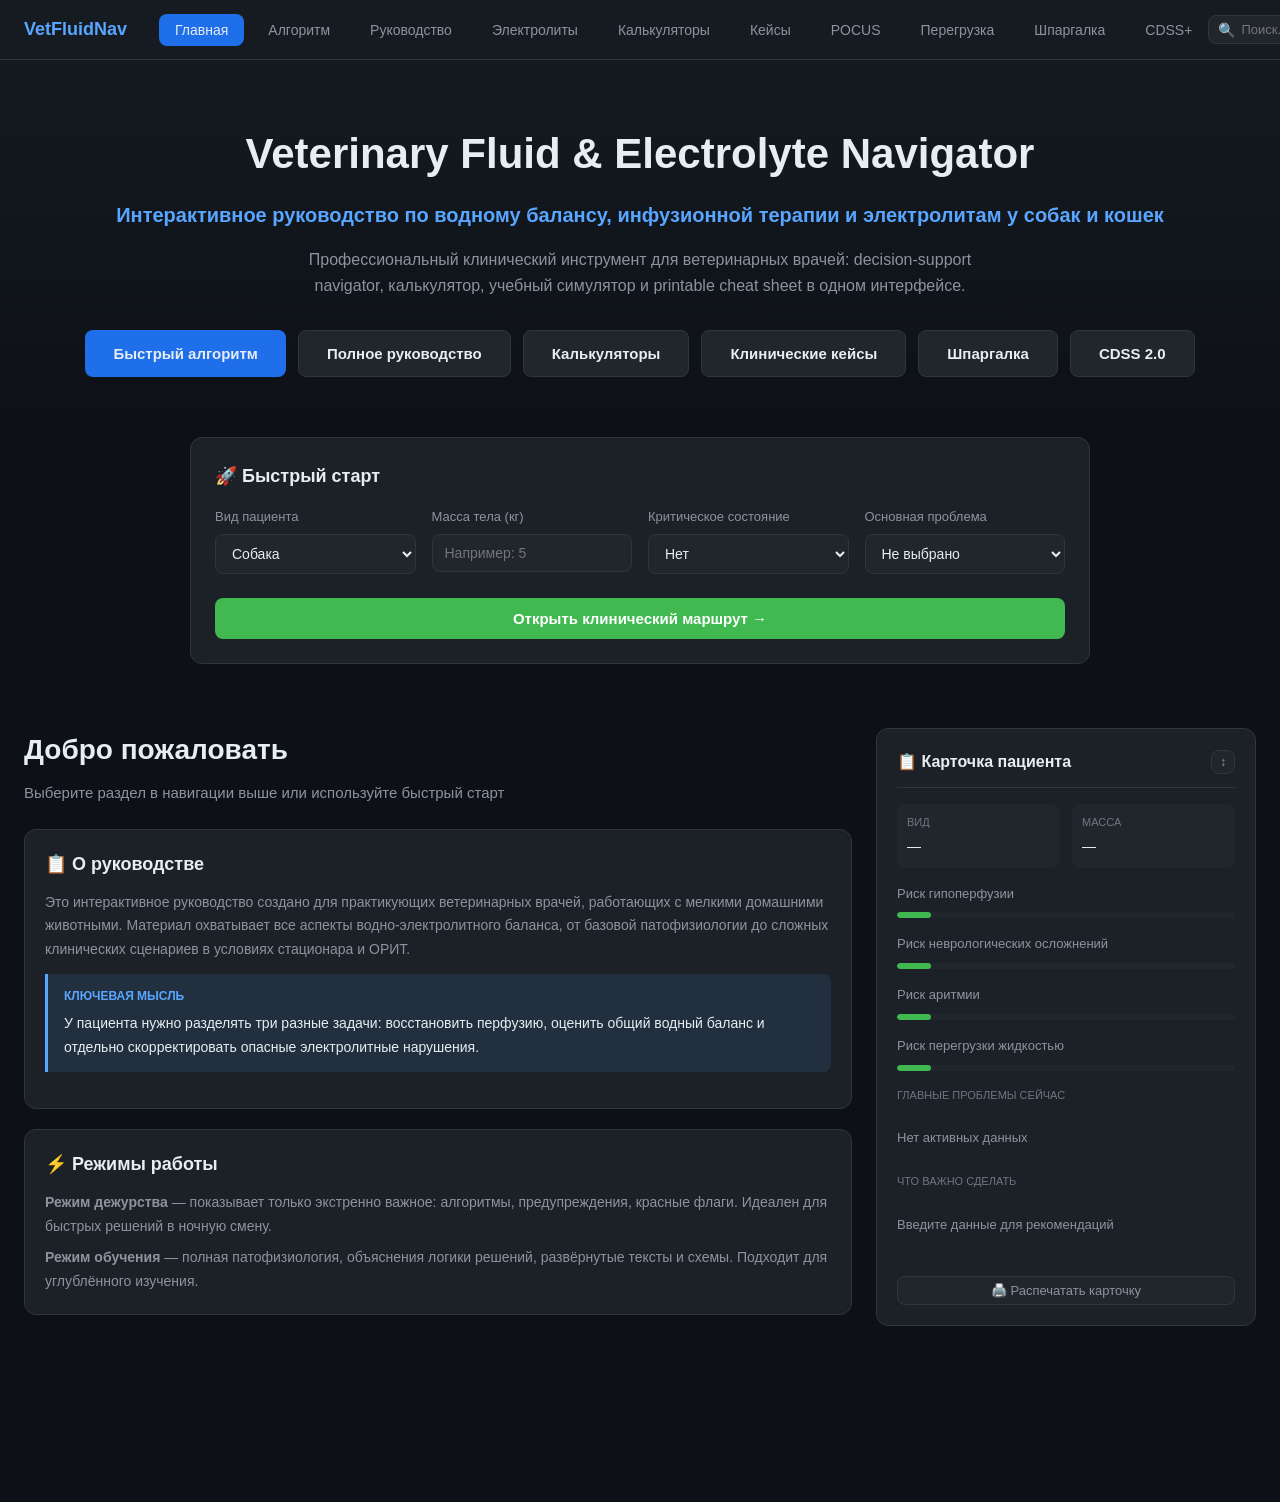
<file: index.html>
<!DOCTYPE html>
<html lang="ru">
<head>
    <meta charset="UTF-8">
    <meta name="viewport" content="width=device-width, initial-scale=1.0">
    <title>Veterinary Fluid & Electrolyte Navigator</title>
    <style>
        /* ==================== БАЗОВЫЕ СТИЛИ ==================== */
        :root {
            --bg-primary: #0d1117;
            --bg-secondary: #161b22;
            --bg-tertiary: #21262d;
            --bg-card: #1c2128;
            --text-primary: #e6edf3;
            --text-secondary: #8b949e;
            --text-muted: #6e7681;
            --accent-blue: #58a6ff;
            --accent-blue-dark: #1f6feb;
            --accent-amber: #d29922;
            --accent-red: #f85149;
            --accent-red-dark: #da3633;
            --accent-green: #3fb950;
            --border-color: #30363d;
            --shadow: 0 4px 12px rgba(0, 0, 0, 0.4);
            --radius: 8px;
            --radius-lg: 12px;
            --font-main: -apple-system, BlinkMacSystemFont, 'Segoe UI', Helvetica, Arial, sans-serif;
            --font-mono: 'SF Mono', Consolas, 'Liberation Mono', Menlo, monospace;
        }

        * {
            margin: 0;
            padding: 0;
            box-sizing: border-box;
        }

        body {
            font-family: var(--font-main);
            background: var(--bg-primary);
            color: var(--text-primary);
            line-height: 1.6;
            min-height: 100vh;
        }

        /* ==================== НАВИГАЦИЯ ==================== */
        .top-nav {
            position: fixed;
            top: 0;
            left: 0;
            right: 0;
            height: 60px;
            background: var(--bg-secondary);
            border-bottom: 1px solid var(--border-color);
            display: flex;
            align-items: center;
            justify-content: space-between;
            padding: 0 24px;
            z-index: 1000;
            backdrop-filter: blur(8px);
        }

        .nav-left {
            display: flex;
            align-items: center;
            gap: 8px;
        }

        .nav-logo {
            font-size: 18px;
            font-weight: 700;
            color: var(--accent-blue);
            margin-right: 24px;
        }

        .nav-btn {
            background: transparent;
            border: none;
            color: var(--text-secondary);
            padding: 8px 16px;
            border-radius: var(--radius);
            cursor: pointer;
            font-size: 14px;
            transition: all 0.2s;
        }

        .nav-btn:hover {
            background: var(--bg-tertiary);
            color: var(--text-primary);
        }

        .nav-btn.active {
            background: var(--accent-blue-dark);
            color: var(--text-primary);
        }

        .nav-right {
            display: flex;
            align-items: center;
            gap: 12px;
        }

        .search-box {
            position: relative;
        }

        .search-input {
            background: var(--bg-tertiary);
            border: 1px solid var(--border-color);
            border-radius: var(--radius);
            padding: 6px 12px 6px 32px;
            color: var(--text-primary);
            font-size: 13px;
            width: 200px;
            transition: width 0.3s;
        }

        .search-input:focus {
            outline: none;
            border-color: var(--accent-blue);
            width: 280px;
        }

        .search-icon {
            position: absolute;
            left: 10px;
            top: 50%;
            transform: translateY(-50%);
            color: var(--text-muted);
            font-size: 14px;
        }

        .mode-toggle {
            display: flex;
            align-items: center;
            gap: 8px;
            padding: 6px 12px;
            background: var(--bg-tertiary);
            border-radius: var(--radius);
            font-size: 12px;
        }

        .mode-switch {
            position: relative;
            width: 44px;
            height: 22px;
            background: var(--bg-primary);
            border-radius: 11px;
            cursor: pointer;
            transition: background 0.3s;
        }

        .mode-switch.active {
            background: var(--accent-blue-dark);
        }

        .mode-knob {
            position: absolute;
            top: 2px;
            left: 2px;
            width: 18px;
            height: 18px;
            background: var(--text-primary);
            border-radius: 50%;
            transition: transform 0.3s;
        }

        .mode-switch.active .mode-knob {
            transform: translateX(22px);
        }

        .action-btn {
            background: var(--bg-tertiary);
            border: 1px solid var(--border-color);
            color: var(--text-secondary);
            padding: 6px 12px;
            border-radius: var(--radius);
            cursor: pointer;
            font-size: 13px;
            transition: all 0.2s;
        }

        .action-btn:hover {
            background: var(--bg-card);
            color: var(--text-primary);
            border-color: var(--accent-blue);
        }

        .action-btn.danger {
            border-color: var(--accent-red);
            color: var(--accent-red);
        }

        .action-btn.danger:hover {
            background: var(--accent-red-dark);
            color: white;
        }

        /* ==================== HERO SECTION ==================== */
        .hero-section {
            padding: 120px 24px 60px;
            text-align: center;
            background: linear-gradient(180deg, var(--bg-secondary) 0%, var(--bg-primary) 100%);
        }

        .hero-title {
            font-size: 42px;
            font-weight: 700;
            color: var(--text-primary);
            margin-bottom: 12px;
        }

        .hero-subtitle {
            font-size: 20px;
            color: var(--accent-blue);
            margin-bottom: 16px;
        }

        .hero-desc {
            font-size: 16px;
            color: var(--text-secondary);
            max-width: 700px;
            margin: 0 auto 32px;
        }

        .hero-buttons {
            display: flex;
            justify-content: center;
            gap: 12px;
            flex-wrap: wrap;
        }

        .hero-btn {
            background: var(--accent-blue-dark);
            border: none;
            color: var(--text-primary);
            padding: 14px 28px;
            border-radius: var(--radius);
            font-size: 15px;
            font-weight: 600;
            cursor: pointer;
            transition: all 0.2s;
        }

        .hero-btn:hover {
            background: var(--accent-blue);
            transform: translateY(-2px);
        }

        .hero-btn.secondary {
            background: var(--bg-tertiary);
            border: 1px solid var(--border-color);
        }

        .hero-btn.secondary:hover {
            border-color: var(--accent-blue);
        }

        /* ==================== QUICK START ==================== */
        .quick-start {
            max-width: 900px;
            margin: 0 auto 40px;
            background: var(--bg-card);
            border: 1px solid var(--border-color);
            border-radius: var(--radius-lg);
            padding: 24px;
        }

        .quick-start h3 {
            font-size: 18px;
            margin-bottom: 16px;
            color: var(--text-primary);
        }

        .qs-grid {
            display: grid;
            grid-template-columns: repeat(auto-fit, minmax(200px, 1fr));
            gap: 16px;
        }

        .qs-field {
            display: flex;
            flex-direction: column;
            gap: 6px;
        }

        .qs-label {
            font-size: 13px;
            color: var(--text-secondary);
        }

        .qs-select, .qs-input {
            background: var(--bg-tertiary);
            border: 1px solid var(--border-color);
            border-radius: var(--radius);
            padding: 10px 12px;
            color: var(--text-primary);
            font-size: 14px;
        }

        .qs-select:focus, .qs-input:focus {
            outline: none;
            border-color: var(--accent-blue);
        }

        .qs-submit {
            grid-column: 1 / -1;
            background: var(--accent-green);
            border: none;
            color: white;
            padding: 12px;
            border-radius: var(--radius);
            font-size: 15px;
            font-weight: 600;
            cursor: pointer;
            margin-top: 8px;
        }

        .qs-submit:hover {
            background: #2ea043;
        }

        /* ==================== MAIN LAYOUT ==================== */
        .main-container {
            display: grid;
            grid-template-columns: 1fr 380px;
            gap: 24px;
            max-width: 1600px;
            margin: 0 auto;
            padding: 24px;
        }

        .content-area {
            min-height: calc(100vh - 150px);
        }

        /* ==================== STICKY PATIENT PANEL ==================== */
        .patient-panel {
            position: sticky;
            top: 80px;
            background: var(--bg-card);
            border: 1px solid var(--border-color);
            border-radius: var(--radius-lg);
            padding: 20px;
            height: fit-content;
            max-height: calc(100vh - 100px);
            overflow-y: auto;
        }

        .patient-header {
            display: flex;
            justify-content: space-between;
            align-items: center;
            margin-bottom: 16px;
            padding-bottom: 12px;
            border-bottom: 1px solid var(--border-color);
        }

        .patient-title {
            font-size: 16px;
            font-weight: 600;
            color: var(--text-primary);
        }

        .patient-info {
            display: grid;
            grid-template-columns: 1fr 1fr;
            gap: 12px;
            margin-bottom: 16px;
        }

        .info-item {
            background: var(--bg-tertiary);
            padding: 10px;
            border-radius: var(--radius);
        }

        .info-label {
            font-size: 11px;
            color: var(--text-muted);
            text-transform: uppercase;
            margin-bottom: 4px;
        }

        .info-value {
            font-size: 14px;
            color: var(--text-primary);
            font-weight: 500;
        }

        .risk-section {
            margin: 16px 0;
        }

        .risk-title {
            font-size: 13px;
            color: var(--text-secondary);
            margin-bottom: 8px;
        }

        .risk-bar {
            height: 6px;
            background: var(--bg-tertiary);
            border-radius: 3px;
            margin-bottom: 8px;
            overflow: hidden;
        }

        .risk-fill {
            height: 100%;
            border-radius: 3px;
            transition: width 0.3s;
        }

        .risk-low { background: var(--accent-green); }
        .risk-medium { background: var(--accent-amber); }
        .risk-high { background: var(--accent-red); }

        .red-flags {
            background: rgba(248, 81, 73, 0.1);
            border: 1px solid var(--accent-red);
            border-radius: var(--radius);
            padding: 12px;
            margin: 16px 0;
        }

        .red-flag-item {
            display: flex;
            align-items: center;
            gap: 8px;
            font-size: 13px;
            color: var(--accent-red);
            margin-bottom: 6px;
        }

        .red-flag-item:last-child {
            margin-bottom: 0;
        }

        .action-list {
            list-style: none;
            margin: 16px 0;
        }

        .action-item {
            padding: 8px 0;
            border-bottom: 1px solid var(--border-color);
            font-size: 13px;
            color: var(--text-secondary);
        }

        .action-item:last-child {
            border-bottom: none;
        }

        .action-item strong {
            color: var(--text-primary);
        }

        /* ==================== SECTIONS ==================== */
        .section {
            display: none;
            animation: fadeIn 0.3s ease;
        }

        .section.active {
            display: block;
        }

        @keyframes fadeIn {
            from { opacity: 0; transform: translateY(10px); }
            to { opacity: 1; transform: translateY(0); }
        }

        .section-header {
            margin-bottom: 24px;
        }

        .section-title {
            font-size: 28px;
            font-weight: 700;
            color: var(--text-primary);
            margin-bottom: 8px;
        }

        .section-desc {
            font-size: 15px;
            color: var(--text-secondary);
        }

        /* ==================== CARDS ==================== */
        .card {
            background: var(--bg-card);
            border: 1px solid var(--border-color);
            border-radius: var(--radius-lg);
            padding: 20px;
            margin-bottom: 20px;
        }

        .card-title {
            font-size: 18px;
            font-weight: 600;
            color: var(--text-primary);
            margin-bottom: 12px;
            display: flex;
            align-items: center;
            gap: 8px;
        }

        .card-content {
            font-size: 14px;
            color: var(--text-secondary);
            line-height: 1.7;
        }

        .key-thought {
            background: rgba(88, 166, 255, 0.1);
            border-left: 3px solid var(--accent-blue);
            padding: 12px 16px;
            margin: 16px 0;
            border-radius: 0 var(--radius) var(--radius) 0;
        }

        .key-thought-title {
            font-size: 12px;
            color: var(--accent-blue);
            text-transform: uppercase;
            font-weight: 600;
            margin-bottom: 6px;
        }

        .key-thought-text {
            font-size: 14px;
            color: var(--text-primary);
        }

        .warning-box {
            background: rgba(248, 81, 73, 0.1);
            border: 1px solid var(--accent-red);
            border-radius: var(--radius);
            padding: 12px 16px;
            margin: 16px 0;
        }

        .warning-title {
            font-size: 12px;
            color: var(--accent-red);
            text-transform: uppercase;
            font-weight: 600;
            margin-bottom: 6px;
        }

        .warning-text {
            font-size: 14px;
            color: var(--text-primary);
        }

        /* ==================== TABLES ==================== */
        .data-table {
            width: 100%;
            border-collapse: collapse;
            font-size: 13px;
            margin: 16px 0;
        }

        .data-table th,
        .data-table td {
            padding: 10px 12px;
            text-align: left;
            border-bottom: 1px solid var(--border-color);
        }

        .data-table th {
            background: var(--bg-tertiary);
            color: var(--text-primary);
            font-weight: 600;
            font-size: 12px;
            text-transform: uppercase;
        }

        .data-table tr:hover {
            background: var(--bg-tertiary);
        }

        /* ==================== ACCORDION ==================== */
        .accordion {
            margin: 16px 0;
        }

        .accordion-item {
            border: 1px solid var(--border-color);
            border-radius: var(--radius);
            margin-bottom: 8px;
            overflow: hidden;
        }

        .accordion-header {
            background: var(--bg-tertiary);
            padding: 14px 16px;
            cursor: pointer;
            display: flex;
            justify-content: space-between;
            align-items: center;
            transition: background 0.2s;
        }

        .accordion-header:hover {
            background: var(--bg-card);
        }

        .accordion-title {
            font-size: 14px;
            font-weight: 500;
            color: var(--text-primary);
        }

        .accordion-icon {
            color: var(--text-muted);
            transition: transform 0.3s;
        }

        .accordion-item.open .accordion-icon {
            transform: rotate(180deg);
        }

        .accordion-content {
            display: none;
            padding: 16px;
            background: var(--bg-card);
            font-size: 14px;
            color: var(--text-secondary);
            line-height: 1.7;
        }

        .accordion-item.open .accordion-content {
            display: block;
        }

        /* ==================== CALCULATORS ==================== */
        .calc-grid {
            display: grid;
            grid-template-columns: repeat(auto-fit, minmax(280px, 1fr));
            gap: 16px;
        }

        .calc-card {
            background: var(--bg-card);
            border: 1px solid var(--border-color);
            border-radius: var(--radius-lg);
            padding: 20px;
        }

        .calc-title {
            font-size: 16px;
            font-weight: 600;
            color: var(--text-primary);
            margin-bottom: 16px;
        }

        .calc-input-group {
            margin-bottom: 12px;
        }

        .calc-label {
            display: block;
            font-size: 12px;
            color: var(--text-secondary);
            margin-bottom: 6px;
        }

        .calc-input {
            width: 100%;
            background: var(--bg-tertiary);
            border: 1px solid var(--border-color);
            border-radius: var(--radius);
            padding: 10px 12px;
            color: var(--text-primary);
            font-size: 14px;
        }

        .calc-input:focus {
            outline: none;
            border-color: var(--accent-blue);
        }

        .calc-btn {
            width: 100%;
            background: var(--accent-blue-dark);
            border: none;
            color: var(--text-primary);
            padding: 10px;
            border-radius: var(--radius);
            font-size: 14px;
            font-weight: 600;
            cursor: pointer;
            margin-top: 8px;
        }

        .calc-btn:hover {
            background: var(--accent-blue);
        }

        .calc-result {
            margin-top: 16px;
            padding: 12px;
            background: var(--bg-tertiary);
            border-radius: var(--radius);
            display: none;
        }

        .calc-result.show {
            display: block;
        }

        .result-value {
            font-size: 24px;
            font-weight: 700;
            color: var(--accent-blue);
        }

        .result-label {
            font-size: 12px;
            color: var(--text-muted);
            margin-top: 4px;
        }

        /* ==================== ELECTROLYTE VISUALIZATION ==================== */
        .electrolyte-tabs {
            display: flex;
            gap: 8px;
            margin-bottom: 20px;
            flex-wrap: wrap;
        }

        .elyte-tab {
            background: var(--bg-tertiary);
            border: 1px solid var(--border-color);
            color: var(--text-secondary);
            padding: 10px 20px;
            border-radius: var(--radius);
            cursor: pointer;
            font-size: 14px;
            font-weight: 500;
            transition: all 0.2s;
        }

        .elyte-tab:hover {
            border-color: var(--accent-blue);
            color: var(--text-primary);
        }

        .elyte-tab.active {
            background: var(--accent-blue-dark);
            border-color: var(--accent-blue);
            color: var(--text-primary);
        }

        .visualization {
            background: var(--bg-card);
            border: 1px solid var(--border-color);
            border-radius: var(--radius-lg);
            padding: 24px;
            margin: 20px 0;
        }

        .viz-svg {
            width: 100%;
            max-width: 500px;
            height: 300px;
            margin: 0 auto;
            display: block;
        }

        /* ==================== CASE STUDIES ==================== */
        .case-card {
            background: var(--bg-card);
            border: 1px solid var(--border-color);
            border-radius: var(--radius-lg);
            overflow: hidden;
            margin-bottom: 20px;
        }

        .case-header {
            background: var(--bg-tertiary);
            padding: 16px 20px;
            border-bottom: 1px solid var(--border-color);
        }

        .case-title {
            font-size: 16px;
            font-weight: 600;
            color: var(--text-primary);
        }

        .case-body {
            padding: 20px;
        }

        .case-section {
            margin-bottom: 16px;
        }

        .case-section-title {
            font-size: 13px;
            color: var(--accent-blue);
            text-transform: uppercase;
            font-weight: 600;
            margin-bottom: 8px;
        }

        .case-options {
            display: grid;
            gap: 10px;
            margin: 16px 0;
        }

        .case-option {
            background: var(--bg-tertiary);
            border: 1px solid var(--border-color);
            border-radius: var(--radius);
            padding: 12px 16px;
            cursor: pointer;
            transition: all 0.2s;
        }

        .case-option:hover {
            border-color: var(--accent-blue);
        }

        .case-option.selected {
            border-color: var(--accent-blue);
            background: rgba(88, 166, 255, 0.1);
        }

        .case-option.correct {
            border-color: var(--accent-green);
            background: rgba(63, 185, 80, 0.1);
        }

        .case-option.incorrect {
            border-color: var(--accent-red);
            background: rgba(248, 81, 73, 0.1);
        }

        .case-feedback {
            padding: 16px;
            background: var(--bg-tertiary);
            border-radius: var(--radius);
            margin-top: 16px;
            display: none;
        }

        .case-feedback.show {
            display: block;
        }

        /* ==================== POCUS ==================== */
        .pocus-grid {
            display: grid;
            grid-template-columns: repeat(auto-fit, minmax(300px, 1fr));
            gap: 20px;
        }

        .pocus-card {
            background: var(--bg-card);
            border: 1px solid var(--border-color);
            border-radius: var(--radius-lg);
            padding: 20px;
        }

        .pocus-diagram {
            width: 100%;
            height: 200px;
            background: var(--bg-tertiary);
            border-radius: var(--radius);
            margin: 16px 0;
            display: flex;
            align-items: center;
            justify-content: center;
        }

        /* ==================== FLUID OVERLOAD ==================== */
        .overload-checklist {
            display: grid;
            gap: 12px;
            margin: 20px 0;
        }

        .checklist-item {
            display: flex;
            align-items: center;
            gap: 12px;
            padding: 12px;
            background: var(--bg-tertiary);
            border-radius: var(--radius);
            cursor: pointer;
            transition: background 0.2s;
        }

        .checklist-item:hover {
            background: var(--bg-card);
        }

        .checklist-checkbox {
            width: 20px;
            height: 20px;
            accent-color: var(--accent-red);
        }

        .overload-assessment {
            padding: 20px;
            background: var(--bg-card);
            border: 1px solid var(--border-color);
            border-radius: var(--radius-lg);
            margin-top: 20px;
        }

        .risk-level {
            font-size: 18px;
            font-weight: 700;
            margin-bottom: 8px;
        }

        .risk-level.low { color: var(--accent-green); }
        .risk-level.medium { color: var(--accent-amber); }
        .risk-level.high { color: var(--accent-red); }

        /* ==================== CHEAT SHEET ==================== */
        .cheat-sheet {
            background: var(--bg-card);
            border: 1px solid var(--border-color);
            border-radius: var(--radius-lg);
            padding: 24px;
        }

        .cheat-grid {
            display: grid;
            grid-template-columns: repeat(auto-fit, minmax(250px, 1fr));
            gap: 20px;
        }

        .cheat-item {
            background: var(--bg-tertiary);
            border-radius: var(--radius);
            padding: 16px;
        }

        .cheat-item-title {
            font-size: 14px;
            font-weight: 600;
            color: var(--accent-blue);
            margin-bottom: 8px;
        }

        .cheat-item-content {
            font-size: 13px;
            color: var(--text-secondary);
            line-height: 1.6;
        }

        /* ==================== SEARCH RESULTS ==================== */
        .search-results {
            position: absolute;
            top: 100%;
            right: 0;
            width: 320px;
            background: var(--bg-card);
            border: 1px solid var(--border-color);
            border-radius: var(--radius);
            box-shadow: var(--shadow);
            display: none;
            max-height: 400px;
            overflow-y: auto;
            z-index: 1001;
        }

        .search-results.show {
            display: block;
        }

        .search-result-item {
            padding: 12px 16px;
            border-bottom: 1px solid var(--border-color);
            cursor: pointer;
            transition: background 0.2s;
        }

        .search-result-item:hover {
            background: var(--bg-tertiary);
        }

        .search-result-item:last-child {
            border-bottom: none;
        }

        .search-result-title {
            font-size: 14px;
            color: var(--text-primary);
            margin-bottom: 4px;
        }

        .search-result-desc {
            font-size: 12px;
            color: var(--text-muted);
        }

        /* ==================== PRINT MODE ==================== */
        @media print {
            .top-nav,
            .hero-section,
            .quick-start,
            .patient-panel,
            .nav-btn:not(.active),
            .action-btn,
            .search-box,
            .mode-toggle {
                display: none !important;
            }

            body {
                background: white;
                color: black;
            }

            .main-container {
                display: block;
                max-width: 100%;
                padding: 0;
            }

            .content-area {
                min-height: auto;
            }

            .card,
            .cheat-sheet {
                break-inside: avoid;
                border: 1px solid #ccc;
            }

            .section {
                display: block !important;
                page-break-after: always;
            }
        }

        /* ==================== RESPONSIVE ==================== */
        @media (max-width: 1200px) {
            .main-container {
                grid-template-columns: 1fr;
            }

            .patient-panel {
                position: fixed;
                bottom: 0;
                left: 0;
                right: 0;
                top: auto;
                max-height: 300px;
                border-radius: var(--radius-lg) var(--radius-lg) 0 0;
                z-index: 999;
                transform: translateY(calc(100% - 60px));
                transition: transform 0.3s;
            }

            .patient-panel.expanded {
                transform: translateY(0);
            }

            .patient-toggle {
                position: fixed;
                bottom: 0;
                left: 0;
                right: 0;
                height: 60px;
                background: var(--bg-card);
                border-top: 1px solid var(--border-color);
                display: flex;
                align-items: center;
                justify-content: center;
                cursor: pointer;
                z-index: 998;
            }
        }

        @media (max-width: 768px) {
            .top-nav {
                padding: 0 12px;
            }

            .nav-logo {
                font-size: 14px;
                margin-right: 12px;
            }

            .nav-btn span {
                display: none;
            }

            .hero-title {
                font-size: 28px;
            }

            .hero-subtitle {
                font-size: 16px;
            }

            .hero-buttons {
                flex-direction: column;
            }

            .hero-btn {
                width: 100%;
            }

            .qs-grid {
                grid-template-columns: 1fr;
            }

            .search-input {
                width: 150px;
            }

            .search-input:focus {
                width: 180px;
            }
        }



        /* ==================== ADVANCED CDSS ==================== */
        .module-grid {
            display: grid;
            grid-template-columns: repeat(auto-fit, minmax(280px, 1fr));
            gap: 16px;
            margin-top: 16px;
        }

        .module-card {
            background: var(--bg-tertiary);
            border: 1px solid var(--border-color);
            border-radius: var(--radius);
            padding: 14px;
        }

        .badge {
            display: inline-block;
            padding: 2px 8px;
            border-radius: 999px;
            font-size: 11px;
            font-weight: 700;
            margin-right: 6px;
        }

        .badge.a { background: rgba(63,185,80,.2); color: var(--accent-green);}
        .badge.b { background: rgba(210,153,34,.2); color: var(--accent-amber);}
        .badge.c { background: rgba(248,81,73,.2); color: var(--accent-red);}

        .stepper {
            display: flex;
            gap: 8px;
            flex-wrap: wrap;
            margin: 12px 0;
        }

        .step-btn {
            background: var(--bg-secondary);
            border: 1px solid var(--border-color);
            color: var(--text-secondary);
            padding: 8px 10px;
            border-radius: var(--radius);
            cursor: pointer;
            font-size: 12px;
        }

        .step-btn.active {
            border-color: var(--accent-blue);
            color: var(--text-primary);
            background: rgba(88,166,255,.12);
        }

        .range-row {
            display: grid;
            grid-template-columns: 1fr auto;
            gap: 10px;
            align-items: center;
            margin: 10px 0;
        }

        .tiny {font-size:12px;color:var(--text-muted);}
        .danger-list li { color: var(--accent-red); margin-bottom: 6px;}

        .safety-banner {
            background: rgba(210,153,34,0.12);
            border: 1px solid var(--accent-amber);
            border-radius: var(--radius);
            padding: 14px 16px;
            margin-bottom: 16px;
        }

        .safety-title {
            font-size: 12px;
            text-transform: uppercase;
            color: var(--accent-amber);
            font-weight: 700;
            margin-bottom: 6px;
        }

        .safety-check {
            display: flex;
            gap: 8px;
            align-items: flex-start;
            margin-top: 8px;
            font-size: 12px;
            color: var(--text-secondary);
        }

        /* ==================== UTILITY CLASSES ==================== */
        .hidden { display: none !important; }
        .text-accent { color: var(--accent-blue); }
        .text-danger { color: var(--accent-red); }
        .text-warning { color: var(--accent-amber); }
        .text-success { color: var(--accent-green); }
        .mt-2 { margin-top: 8px; }
        .mt-3 { margin-top: 12px; }
        .mt-4 { margin-top: 16px; }
        .mb-2 { margin-bottom: 8px; }
        .mb-3 { margin-bottom: 12px; }
        .mb-4 { margin-bottom: 16px; }
    </style>
</head>
<body>
    <!-- Навигация -->
    <nav class="top-nav">
        <div class="nav-left">
            <div class="nav-logo">VetFluidNav</div>
            <button class="nav-btn active" data-section="home"><span>Главная</span></button>
            <button class="nav-btn" data-section="algorithm"><span>Алгоритм</span></button>
            <button class="nav-btn" data-section="guide"><span>Руководство</span></button>
            <button class="nav-btn" data-section="electrolytes"><span>Электролиты</span></button>
            <button class="nav-btn" data-section="calculators"><span>Калькуляторы</span></button>
            <button class="nav-btn" data-section="cases"><span>Кейсы</span></button>
            <button class="nav-btn" data-section="pocus"><span>POCUS</span></button>
            <button class="nav-btn" data-section="overload"><span>Перегрузка</span></button>
            <button class="nav-btn" data-section="cheatsheet"><span>Шпаргалка</span></button>
            <button class="nav-btn" data-section="cdss"><span>CDSS+</span></button>
        </div>
        <div class="nav-right">
            <div class="search-box">
                <span class="search-icon">🔍</span>
                <input type="text" class="search-input" placeholder="Поиск..." id="searchInput">
                <div class="search-results" id="searchResults"></div>
            </div>
            <div class="mode-toggle">
                <span id="modeLabel">Обучение</span>
                <div class="mode-switch" id="modeSwitch">
                    <div class="mode-knob"></div>
                </div>
            </div>
            <select class="action-btn" id="unitToggle" style="padding:6px 8px;">
                <option value="si">SI units</option>
                <option value="conv">Alt units</option>
            </select>
            <button class="action-btn" id="printBtn">🖨️ Печать</button>
            <button class="action-btn danger" id="resetBtn">🔄 Сброс</button>
        </div>
    </nav>

    <!-- Hero секция -->
    <section class="hero-section" id="heroSection">
        <h1 class="hero-title">Veterinary Fluid & Electrolyte Navigator</h1>
        <h2 class="hero-subtitle">Интерактивное руководство по водному балансу, инфузионной терапии и электролитам у собак и кошек</h2>
        <p class="hero-desc">Профессиональный клинический инструмент для ветеринарных врачей: decision-support navigator, калькулятор, учебный симулятор и printable cheat sheet в одном интерфейсе.</p>
        <div class="hero-buttons">
            <button class="hero-btn" onclick="navigateTo('algorithm')">Быстрый алгоритм</button>
            <button class="hero-btn secondary" onclick="navigateTo('guide')">Полное руководство</button>
            <button class="hero-btn secondary" onclick="navigateTo('calculators')">Калькуляторы</button>
            <button class="hero-btn secondary" onclick="navigateTo('cases')">Клинические кейсы</button>
            <button class="hero-btn secondary" onclick="navigateTo('cheatsheet')">Шпаргалка</button>
            <button class="hero-btn secondary" onclick="navigateTo('cdss')">CDSS 2.0</button>
        </div>
    </section>

    <!-- Быстрый старт -->
    <div class="quick-start" id="quickStart">
        <h3>🚀 Быстрый старт</h3>
        <div class="qs-grid">
            <div class="qs-field">
                <label class="qs-label">Вид пациента</label>
                <select class="qs-select" id="qsSpecies">
                    <option value="dog">Собака</option>
                    <option value="cat">Кошка</option>
                </select>
            </div>
            <div class="qs-field">
                <label class="qs-label">Масса тела (кг)</label>
                <input type="number" class="qs-input" id="qsWeight" placeholder="Например: 5" step="0.1" min="0.1">
            </div>
            <div class="qs-field">
                <label class="qs-label">Критическое состояние</label>
                <select class="qs-select" id="qsCritical">
                    <option value="no">Нет</option>
                    <option value="yes">Да</option>
                </select>
            </div>
            <div class="qs-field">
                <label class="qs-label">Основная проблема</label>
                <select class="qs-select" id="qsProblem">
                    <option value="">Не выбрано</option>
                    <option value="hypoperfusion">Гипоперфузия</option>
                    <option value="dehydration">Дегидратация</option>
                    <option value="disnatremia">Диснатриемия</option>
                    <option value="hyperkalemia">Гиперкалиемия</option>
                    <option value="hypokalemia">Гипокалиемия</option>
                    <option value="hypocalcemia">Гипокальциемия</option>
                    <option value="dka">ДКА</option>
                    <option value="obstruction">Уретральная обструкция</option>
                    <option value="aki_ckd">ОПП/ХБП</option>
                    <option value="overload">Перегрузка жидкостью</option>
                    <option value="unsure">Не уверен</option>
                </select>
            </div>
            <button class="qs-submit" onclick="startClinicalPathway()">Открыть клинический маршрут →</button>
        </div>
    </div>

    <!-- Основная рабочая область -->
    <div class="main-container">
        <!-- Левая колонка - контент -->
        <div class="content-area">
            
            <!-- Секция: Главная -->
            <section class="section active" id="home">
                <div class="section-header">
                    <h1 class="section-title">Добро пожаловать</h1>
                    <p class="section-desc">Выберите раздел в навигации выше или используйте быстрый старт</p>
                </div>
                
                <div class="card">
                    <div class="card-title">📋 О руководстве</div>
                    <div class="card-content">
                        <p>Это интерактивное руководство создано для практикующих ветеринарных врачей, работающих с мелкими домашними животными. Материал охватывает все аспекты водно-электролитного баланса, от базовой патофизиологии до сложных клинических сценариев в условиях стационара и ОРИТ.</p>
                        
                        <div class="key-thought mt-3">
                            <div class="key-thought-title">Ключевая мысль</div>
                            <div class="key-thought-text">У пациента нужно разделять три разные задачи: восстановить перфузию, оценить общий водный баланс и отдельно скорректировать опасные электролитные нарушения.</div>
                        </div>
                    </div>
                </div>

                <div class="card">
                    <div class="card-title">⚡ Режимы работы</div>
                    <div class="card-content">
                        <p><strong>Режим дежурства</strong> — показывает только экстренно важное: алгоритмы, предупреждения, красные флаги. Идеален для быстрых решений в ночную смену.</p>
                        <p class="mt-2"><strong>Режим обучения</strong> — полная патофизиология, объяснения логики решений, развёрнутые тексты и схемы. Подходит для углублённого изучения.</p>
                    </div>
                </div>

            </section>

            <!-- Секция: Алгоритм -->
            <section class="section" id="algorithm">
                <div class="section-header">
                    <h1 class="section-title">Быстрый алгоритм</h1>
                    <p class="section-desc">Клинический навигатор для первичной оценки и приоритизации</p>
                </div>

                <div class="card">
                    <div class="card-title">📝 Ввод данных пациента</div>
                    <div class="card-content">
                        <div class="qs-grid" style="grid-template-columns: repeat(auto-fit, minmax(150px, 1fr));">
                            <div class="qs-field">
                                <label class="qs-label">Вид</label>
                                <select class="qs-select alg-input" id="algSpecies">
                                    <option value="dog">Собака</option>
                                    <option value="cat">Кошка</option>
                                </select>
                            </div>
                            <div class="qs-field">
                                <label class="qs-label">Вес (кг)</label>
                                <input type="number" class="qs-input alg-input" id="algWeight" step="0.1" min="0.1">
                            </div>
                        </div>

                        <h4 class="mt-4 mb-2" style="color: var(--text-secondary); font-size: 13px; text-transform: uppercase;">Клинические признаки</h4>
                        <div class="qs-grid" style="grid-template-columns: repeat(auto-fit, minmax(180px, 1fr));">
                            <label class="checklist-item">
                                <input type="checkbox" class="checklist-checkbox alg-input" id="algHypoperfusion">
                                <span>Гипоперфузия</span>
                            </label>
                            <label class="checklist-item">
                                <input type="checkbox" class="checklist-checkbox alg-input" id="algVomiting">
                                <span>Рвота</span>
                            </label>
                            <label class="checklist-item">
                                <input type="checkbox" class="checklist-checkbox alg-input" id="algDiarrhea">
                                <span>Диарея</span>
                            </label>
                            <label class="checklist-item">
                                <input type="checkbox" class="checklist-checkbox alg-input" id="algPolyuria">
                                <span>Полиурия</span>
                            </label>
                            <label class="checklist-item">
                                <input type="checkbox" class="checklist-checkbox alg-input" id="algOliguria">
                                <span>Олигурия</span>
                            </label>
                            <label class="checklist-item">
                                <input type="checkbox" class="checklist-checkbox alg-input" id="algAnuria">
                                <span>Анурия</span>
                            </label>
                            <label class="checklist-item">
                                <input type="checkbox" class="checklist-checkbox alg-input" id="algObstruction">
                                <span>Обструкция</span>
                            </label>
                            <label class="checklist-item">
                                <input type="checkbox" class="checklist-checkbox alg-input" id="algEffusion">
                                <span>Выпоты</span>
                            </label>
                            <label class="checklist-item">
                                <input type="checkbox" class="checklist-checkbox alg-input" id="algTachypnea">
                                <span>Одышка</span>
                            </label>
                            <label class="checklist-item">
                                <input type="checkbox" class="checklist-checkbox alg-input" id="algNeuro">
                                <span>Неврологические признаки</span>
                            </label>
                        </div>

                        <h4 class="mt-4 mb-2" style="color: var(--text-secondary); font-size: 13px; text-transform: uppercase;">Лабораторные данные</h4>
                        <div class="qs-grid" style="grid-template-columns: repeat(auto-fit, minmax(120px, 1fr));">
                            <div class="qs-field">
                                <label class="qs-label">Na⁺ (ммоль/л)</label>
                                <input type="number" class="qs-input alg-input" id="algNa" step="0.1">
                            </div>
                            <div class="qs-field">
                                <label class="qs-label">K⁺ (ммоль/л)</label>
                                <input type="number" class="qs-input alg-input" id="algK" step="0.1">
                            </div>
                            <div class="qs-field">
                                <label class="qs-label">Cl⁻ (ммоль/л)</label>
                                <input type="number" class="qs-input alg-input" id="algCl" step="0.1">
                            </div>
                            <div class="qs-field">
                                <label class="qs-label">iCa (ммоль/л)</label>
                                <input type="number" class="qs-input alg-input" id="algCa" step="0.01">
                            </div>
                            <div class="qs-field">
                                <label class="qs-label">Mg (ммоль/л)</label>
                                <input type="number" class="qs-input alg-input" id="algMg" step="0.1">
                            </div>
                            <div class="qs-field">
                                <label class="qs-label" id="algPLabel">P (ммоль/л)</label>
                                <input type="number" class="qs-input alg-input" id="algP" step="0.1" data-unit="phosphorus">
                            </div>
                            <div class="qs-field">
                                <label class="qs-label" id="algGlucoseLabel">Глюкоза (ммоль/л)</label>
                                <input type="number" class="qs-input alg-input" id="algGlucose" step="0.1" data-unit="glucose">
                            </div>
                            <div class="qs-field">
                                <label class="qs-label" id="algCreatinineLabel">Креатинин (мкмоль/л)</label>
                                <input type="number" class="qs-input alg-input" id="algCreatinine" step="1" data-unit="creatinine">
                            </div>
                            <div class="qs-field">
                                <label class="qs-label">pH</label>
                                <input type="number" class="qs-input alg-input" id="algPh" step="0.01" min="6.5" max="8">
                            </div>
                            <div class="qs-field">
                                <label class="qs-label">HCO₃⁻ (ммоль/л)</label>
                                <input type="number" class="qs-input alg-input" id="algHco3" step="0.1">
                            </div>
                        </div>

                        <button class="qs-submit mt-4" onclick="runAlgorithm()">Анализировать и построить маршрут</button>
                    </div>
                </div>

                <div class="card" id="algorithmResult" style="display: none;">
                    <div class="card-title">🎯 Клиническая приоритизация</div>
                    <div class="source-card">Последнее клиническое обновление: 2026-04-08 • Основной источник: AAHA/RECOVER/IRIS consensus pathways • Рекомендация основана на: guideline + expert simplification. Инструмент не заменяет клиническое решение.</div>
                    <div class="card-content" id="algorithmOutput"></div>
                    <div class="summary-card" id="clinicalSummary"></div>
                </div>
            </section>

            <!-- Секция: Руководство -->
            <section class="section" id="guide">
                <div class="section-header">
                    <h1 class="section-title">Полное руководство</h1>
                    <p class="section-desc">Цифровая версия пособия с интерактивными элементами</p>
                </div>

                <div class="accordion">
                    <div class="accordion-item">
                        <div class="accordion-header" onclick="toggleAccordion(this)">
                            <span class="accordion-title">📖 Введение и базовая патофизиология</span>
                            <span class="accordion-icon">▼</span>
                        </div>
                        <div class="accordion-content">
                            <p>Нарушения водного баланса и электролитов у собак и кошек редко существуют изолированно. На практике врач почти всегда имеет дело с комбинацией:</p>
                            <ul class="mt-2" style="margin-left: 20px; color: var(--text-secondary);">
                                <li>гипоперфузии или гиповолемии;</li>
                                <li>общей дегидратации или перегрузки жидкостью;</li>
                                <li>сдвигов натрия, калия, хлора, кальция, магния и фосфора;</li>
                                <li>кислотно-основных нарушений;</li>
                                <li>первичного заболевания.</li>
                            </ul>
                            
                            <div class="key-thought mt-3">
                                <div class="key-thought-title">Ключевая мысль</div>
                                <div class="key-thought-text">У пациента нужно разделять три разные задачи: восстановить перфузию, оценить общий водный баланс и отдельно скорректировать опасные электролитные нарушения.</div>
                            </div>

                            <h4 class="mt-4" style="color: var(--text-primary);">Распределение воды организма</h4>
                            <p class="mt-2">Общая вода организма распределяется между внутриклеточным и внеклеточным секторами:</p>
                            <ul style="margin-left: 20px; color: var(--text-secondary); margin-top: 8px;">
                                <li><strong>Внутрисосудистый объём</strong> — определяет перфузию и артериальное давление;</li>
                                <li><strong>Интерстициальная жидкость</strong> — отражает общую гидратацию;</li>
                                <li><strong>Внутриклеточная вода</strong> — чувствительна к изменениям осмоляльности, прежде всего к натрию.</li>
                            </ul>
                        </div>
                    </div>

                    <div class="accordion-item">
                        <div class="accordion-header" onclick="toggleAccordion(this)">
                            <span class="accordion-title">🔍 Первичная оценка и мониторинг</span>
                            <span class="accordion-icon">▼</span>
                        </div>
                        <div class="accordion-content">
                            <h4 style="color: var(--text-primary);">Первый вопрос: есть ли гипоперфузия?</h4>
                            <p class="mt-2">При поступлении пациента сначала отвечают на вопрос, есть ли гемодинамически значимая гиповолемия или шок.</p>
                            
                            <h5 class="mt-3" style="color: var(--accent-blue);">Ранние признаки гипоперфузии:</h5>
                            <ul style="margin-left: 20px; color: var(--text-secondary); margin-top: 8px;">
                                <li>тахикардия;</li>
                                <li>удлинение CRT;</li>
                                <li>ухудшение качества пульса;</li>
                                <li>жажда;</li>
                                <li>снижение диуреза;</li>
                                <li>холодные конечности.</li>
                            </ul>

                            <h5 class="mt-3" style="color: var(--accent-blue);">Что взять в первые 15–30 минут:</h5>
                            <ul style="margin-left: 20px; color: var(--text-secondary); margin-top: 8px;">
                                <li>PCV/TS или альбумин/общий белок;</li>
                                <li>электролиты: Na⁺, K⁺, Cl⁻, по возможности iCa и iMg;</li>
                                <li>глюкоза;</li>
                                <li>креатинин, мочевина;</li>
                                <li>газовый состав крови / КЩС;</li>
                                <li>ЭКГ при подозрении на значимые сдвиги K⁺ или Ca²⁺.</li>
                            </ul>

                            <div class="warning-box mt-3">
                                <div class="warning-title">Важно</div>
                                <div class="warning-text">Если пациент гиповолемичен, сначала восстанавливают перфузию изотоническими кристаллоидами, а уже потом решают вопрос медленной коррекции натрия и свободной воды.</div>
                            </div>
                        </div>
                    </div>

                    <div class="accordion-item">
                        <div class="accordion-header" onclick="toggleAccordion(this)">
                            <span class="accordion-title">💧 Типы дегидратации</span>
                            <span class="accordion-icon">▼</span>
                        </div>
                        <div class="accordion-content">
                            <h4 style="color: var(--text-primary);">Изотоническая дегидратация</h4>
                            <p class="mt-2">Потери воды и натрия близки по составу к внеклеточной жидкости. Страдает прежде всего внеклеточный сектор и объём циркулирующей крови.</p>
                            <p class="mt-2" style="color: var(--text-secondary);"><strong>Типичные причины:</strong> рвота, диарея, кровопотеря, секвестрация в ЖКТ, потери в третье пространство.</p>

                            <h4 class="mt-4" style="color: var(--text-primary);">Гипертоническая дегидратация</h4>
                            <p class="mt-2">Потеря свободной воды превышает потерю натрия. Внеклеточная жидкость становится гиперосмолярной, вода выходит из клеток.</p>
                            <p class="mt-2" style="color: var(--text-secondary);"><strong>Типичные причины:</strong> ограничение доступа к воде, несахарный диабет, осмотический диурез, лихорадка, тахипноэ.</p>
                            <p class="mt-2 text-danger"><strong>Клинический риск:</strong> неврологические нарушения из-за клеточной дегидратации мозга.</p>

                            <h4 class="mt-4" style="color: var(--text-primary);">Гипотоническая дегидратация</h4>
                            <p class="mt-2">Потеря натрия превышает потерю воды. Осмоляльность внеклеточной жидкости снижается, вода переходит в клетки.</p>
                            <p class="mt-2" style="color: var(--text-secondary);"><strong>Типичные причины:</strong> гипоадренокортицизм, тяжёлые ЖКТ-потери, некоторые нефропатии.</p>
                            <p class="mt-2 text-danger"><strong>Клинический риск:</strong> сочетание гиповолемии с риском клеточного отёка, включая отёк мозга.</p>
                        </div>
                    </div>

                    <div class="accordion-item">
                        <div class="accordion-header" onclick="toggleAccordion(this)">
                            <span class="accordion-title">🧂 Натрий (Na⁺)</span>
                            <span class="accordion-icon">▼</span>
                        </div>
                        <div class="accordion-content">
                            <div class="key-thought">
                                <div class="key-thought-title">Ключевая мысль</div>
                                <div class="key-thought-text">Концентрация Na⁺ — это прежде всего показатель соотношения натрия к воде. Поэтому гипер- и гипонатриемия почти всегда отражают нарушение водного баланса, а не просто изменение общего количества натрия.</div>
                            </div>

                            <h4 class="mt-3" style="color: var(--text-primary);">Гипернатриемия</h4>
                            <table class="data-table mt-2">
                                <tr><th>Объёмный статус</th><th>Причины</th></tr>
                                <tr><td>Гиповолемическая</td><td>Потери воды при ЖКТ-потерях, почечных потерях, лихорадке, тахипноэ</td></tr>
                                <tr><td>Эуволемическая</td><td>Потеря свободной воды, несахарный диабет</td></tr>
                                <tr><td>Гиперволемическая</td><td>Гипертонические растворы, солевые интоксикации</td></tr>
                            </table>
                            <p class="mt-2 text-danger"><strong>Клиника:</strong> вялость, слабость, атаксия, тремор, судороги, кома.</p>

                            <h4 class="mt-4" style="color: var(--text-primary);">Гипонатриемия</h4>
                            <table class="data-table mt-2">
                                <tr><th>Объёмный статус</th><th>Причины</th></tr>
                                <tr><td>Гиповолемическая</td><td>Потеря Na⁺ при рвоте, диарее, диуретиках, гипоадренокортицизме</td></tr>
                                <tr><td>Эуволемическая</td><td>SIADH-подобные состояния, гипотонические инфузии</td></tr>
                                <tr><td>Гиперволемическая</td><td>Водная задержка при сердечной и почечной недостаточности</td></tr>
                            </table>

                            <div class="warning-box mt-3">
                                <div class="warning-title">Главный принцип коррекции</div>
                                <div class="warning-text">Быстрая коррекция диснатриемии может быть опаснее самого нарушения. Обычно стараются не изменять Na⁺ быстрее, чем на 0,5 ммоль/л/ч.</div>
                            </div>

                            <h4 class="mt-4" style="color: var(--text-primary);">Дефицит свободной воды</h4>
                            <p class="mt-2" style="font-family: var(--font-mono); background: var(--bg-tertiary); padding: 12px; border-radius: var(--radius);">ДСВ = 0,6 × масса(кг) × (Na<sub>изм</sub>/Na<sub>норма</sub> − 1)</p>
                            <p class="mt-2" style="color: var(--text-secondary);">Это расчётная отправная точка, а не абсолютная истина.</p>
                        </div>
                    </div>

                    <div class="accordion-item">
                        <div class="accordion-header" onclick="toggleAccordion(this)">
                            <span class="accordion-title">⚡ Калий (K⁺)</span>
                            <span class="accordion-icon">▼</span>
                        </div>
                        <div class="accordion-content">
                            <div class="key-thought">
                                <div class="key-thought-title">Ключевая мысль</div>
                                <div class="key-thought-text">Калий — электролит немедленной опасности, потому что быстро меняет мембранный потенциал и проводимость миокарда.</div>
                            </div>

                            <h4 class="mt-3" style="color: var(--text-primary);">Гиперкалиемия</h4>
                            <p class="mt-2" style="color: var(--text-secondary);"><strong>Основные причины:</strong> снижение почечного выведения, ОПП/ХБП, уретральная обструкция, разрыв мочевого пузыря, гипоадренокортицизм, ацидоз, инсулиновая недостаточность.</p>
                            
                            <h5 class="mt-3" style="color: var(--accent-blue);">Типичные ЭКГ-изменения:</h5>
                            <ul style="margin-left: 20px; color: var(--text-secondary); margin-top: 8px;">
                                <li>высокий пикообразный зубец T;</li>
                                <li>уплощение или исчезновение зубца P;</li>
                                <li>удлинение PR;</li>
                                <li>расширение QRS;</li>
                                <li>AV-блокада;</li>
                                <li>синусоидальная форма при тяжёлых случаях.</li>
                            </ul>

                            <h5 class="mt-3" style="color: var(--accent-blue);">Экстренное лечение:</h5>
                            <ol style="margin-left: 20px; color: var(--text-secondary); margin-top: 8px;">
                                <li><strong>Стабилизировать миокард:</strong> кальция глюконат в/в медленно под ЭКГ-контролем.</li>
                                <li><strong>Сместить K⁺ в клетку:</strong> инсулин короткого действия с декстрозой.</li>
                                <li><strong>Удалить K⁺ из организма:</strong> инфузия, восстановление диуреза, устранение обструкции.</li>
                            </ol>

                            <div class="key-thought mt-3">
                                <div class="key-thought-title">Важно</div>
                                <div class="key-thought-text">Кальций улучшает электрическую стабильность миокарда, но не снижает общий калий в организме.</div>
                            </div>

                            <h4 class="mt-4" style="color: var(--text-primary);">Гипокалиемия</h4>
                            <p class="mt-2" style="color: var(--text-secondary);"><strong>Причины:</strong> недостаточное поступление, рвота, диарея, почечные потери, диуретики, алкалоз.</p>
                            <p class="mt-2" style="color: var(--text-secondary);"><strong>Клиника:</strong> слабость, анорексия, парез, у кошек — вентрофлексия шеи.</p>
                            
                            <div class="key-thought mt-3">
                                <div class="key-thought-title">Важно</div>
                                <div class="key-thought-text">Если гипокалиемия корректируется плохо, нужно проверить магний: дефицит Mg²⁺ часто делает гипокалиемию рефрактерной.</div>
                            </div>
                        </div>
                    </div>

                    <div class="accordion-item">
                        <div class="accordion-header" onclick="toggleAccordion(this)">
                            <span class="accordion-title">🔄 Хлор (Cl⁻)</span>
                            <span class="accordion-icon">▼</span>
                        </div>
                        <div class="accordion-content">
                            <p>Хлор тесно связан с кислотно-основным состоянием и не должен рассматриваться как второстепенный электролит.</p>

                            <h4 class="mt-3" style="color: var(--text-primary);">Гиперхлоремия</h4>
                            <p class="mt-2" style="color: var(--text-secondary);"><strong>Частые ситуации:</strong> гипернатриемия, большие объёмы 0,9% NaCl, гиперхлоремический метаболический ацидоз.</p>

                            <h4 class="mt-4" style="color: var(--text-primary);">Гипохлоремия</h4>
                            <p class="mt-2" style="color: var(--text-secondary);"><strong>Частые ситуации:</strong> рвота и потери HCl, обструкция верхних отделов ЖКТ, гипохлоремический метаболический алкалоз.</p>

                            <div class="key-thought mt-3">
                                <div class="key-thought-title">Ключевая мысль</div>
                                <div class="key-thought-text">У пациента с рвотой, высоким HCO₃⁻ и низким Cl⁻ надо думать не просто о дегидратации, а о chloride-responsive alkalosis.</div>
                            </div>
                        </div>
                    </div>

                    <div class="accordion-item">
                        <div class="accordion-header" onclick="toggleAccordion(this)">
                            <span class="accordion-title">🦴 Кальций (Ca²⁺)</span>
                            <span class="accordion-icon">▼</span>
                        </div>
                        <div class="accordion-content">
                            <p>Биологически активен именно ионизированный кальций. У критических пациентов ориентироваться лучше на iCa, а не только на общий кальций.</p>
                            
                            <table class="data-table mt-2">
                                <tr><th>Фракция</th><th>Доля</th></tr>
                                <tr><td>Ионизированный</td><td>~55%</td></tr>
                                <tr><td>Связанный с анионами</td><td>~10%</td></tr>
                                <tr><td>Связанный с белками</td><td>~35%</td></tr>
                            </table>

                            <h4 class="mt-4" style="color: var(--text-primary);">Гиперкальциемия</h4>
                            <p class="mt-2" style="color: var(--text-secondary);"><strong>Важные причины:</strong> гиперкальциемия злокачественных новообразований, первичный гиперпаратиреоз, аденокарцинома апокриновых желёз анальных мешков, ХБП, гипоадренокортицизм.</p>

                            <h4 class="mt-4" style="color: var(--text-primary);">Гипокальциемия</h4>
                            <p class="mt-2" style="color: var(--text-secondary);"><strong>Причины:</strong> гипопаратиреоз, эклампсия, панкреатит, сепсис, этиленгликоль, цитратная нагрузка при трансфузиях.</p>
                            <p class="mt-2" style="color: var(--text-secondary);"><strong>Клиника:</strong> нервно-мышечная возбудимость, тремор, фасцикуляции, тетания, судороги.</p>
                        </div>
                    </div>

                    <div class="accordion-item">
                        <div class="accordion-header" onclick="toggleAccordion(this)">
                            <span class="accordion-title">🔬 Магний (Mg²⁺)</span>
                            <span class="accordion-icon">▼</span>
                        </div>
                        <div class="accordion-content">
                            <p>Магний влияет на нервно-мышечную передачу, возбудимость миокарда, внутриклеточный транспорт калия.</p>

                            <h4 class="mt-3" style="color: var(--text-primary);">Когда подозревать гипомагниемию</h4>
                            <ul style="margin-left: 20px; color: var(--text-secondary); margin-top: 8px;">
                                <li>рефрактерная гипокалиемия;</li>
                                <li>аритмии;</li>
                                <li>тремор;</li>
                                <li>ДКА, сепсис;</li>
                                <li>длительные ЖКТ-потери.</li>
                            </ul>
                        </div>
                    </div>

                    <div class="accordion-item">
                        <div class="accordion-header" onclick="toggleAccordion(this)">
                            <span class="accordion-title">⚗️ Фосфор (P)</span>
                            <span class="accordion-icon">▼</span>
                        </div>
                        <div class="accordion-content">
                            <p>Фосфор критичен для синтеза АТФ, работы мембран, эритроцитов, мышц и нервной системы.</p>

                            <h4 class="mt-3" style="color: var(--text-primary);">Гипофосфатемия</h4>
                            <p class="mt-2" style="color: var(--text-secondary);"><strong>Типичные причины:</strong> ДКА после начала инсулина, рефидинг, сепсис, тяжёлая анорексия, алкалоз.</p>
                            <p class="mt-2 text-danger"><strong>Клиника:</strong> слабость, гемолиз, снижение сократимости дыхательной мускулатуры.</p>

                            <h4 class="mt-4" style="color: var(--text-primary);">Гиперфосфатемия</h4>
                            <p class="mt-2" style="color: var(--text-secondary);"><strong>Типичные причины:</strong> ОПП/ХБП, массивное клеточное повреждение.</p>
                            <p class="mt-2 text-danger"><strong>Важно:</strong> при высоком произведении Ca × P растёт риск минерализации тканей.</p>
                        </div>
                    </div>

                    <div class="accordion-item">
                        <div class="accordion-header" onclick="toggleAccordion(this)">
                            <span class="accordion-title">💉 Выбор инфузионного раствора</span>
                            <span class="accordion-icon">▼</span>
                        </div>
                        <div class="accordion-content">
                            <table class="data-table">
                                <tr>
                                    <th>Раствор</th>
                                    <th>Когда уместен</th>
                                    <th>Когда нежелателен</th>
                                </tr>
                                <tr>
                                    <td>Сбалансированный изотонический кристаллоид</td>
                                    <td>Гиповолемия, регидратация, большинство стационарных пациентов</td>
                                    <td>Тяжёлые специфические ситуации</td>
                                </tr>
                                <tr>
                                    <td>0,9% NaCl</td>
                                    <td>Гипохлоремический алкалоз, потери HCl</td>
                                    <td>Риск гиперхлоремического ацидоза</td>
                                </tr>
                                <tr>
                                    <td>Растворы с декстрозой</td>
                                    <td>Свободная вода после стабилизации, гипогликемия</td>
                                    <td>Первичная коррекция гиповолемии</td>
                                </tr>
                                <tr>
                                    <td>Гипотонические растворы</td>
                                    <td>После стабилизации под строгим контролем Na</td>
                                    <td>Шок, гиповолемия</td>
                                </tr>
                            </table>

                            <div class="key-thought mt-3">
                                <div class="key-thought-title">Важно</div>
                                <div class="key-thought-text">Для первичной коррекции гиповолемии растворы свободной воды и гипотонические растворы не подходят.</div>
                            </div>
                        </div>
                    </div>

                    <div class="accordion-item">
                        <div class="accordion-header" onclick="toggleAccordion(this)">
                            <span class="accordion-title">⚠️ Перегрузка жидкостью</span>
                            <span class="accordion-icon">▼</span>
                        </div>
                        <div class="accordion-content">
                            <p>Неответ на инфузию не всегда означает «нужно ещё жидкости». Иногда это уже перегрузка жидкостью, третье пространство или кардиоренальная проблема.</p>

                            <h4 class="mt-3" style="color: var(--text-primary);">Признаки перегрузки</h4>
                            <ul style="margin-left: 20px; color: var(--text-secondary); margin-top: 8px;">
                                <li>быстрый прирост массы тела;</li>
                                <li>тахипноэ, усиление дыхательных усилий;</li>
                                <li>серозные выделения из носа;</li>
                                <li>хрипы, хемоз;</li>
                                <li>появление или усиление выпотов/асцита;</li>
                                <li>положительный баланс без улучшения перфузии.</li>
                            </ul>

                            <h4 class="mt-4" style="color: var(--text-primary);">Группы риска</h4>
                            <ul style="margin-left: 20px; color: var(--text-secondary); margin-top: 8px;">
                                <li>кошки;</li>
                                <li>пациенты с ХБП/ОПП;</li>
                                <li>сердечные пациенты;</li>
                                <li>гипоальбуминемия;</li>
                                <li>сепсис и выраженное третье пространство.</li>
                            </ul>
                        </div>
                    </div>
                </div>
            </section>

            <!-- Секция: Электролиты -->
            <section class="section" id="electrolytes">
                <div class="section-header">
                    <h1 class="section-title">Электролиты</h1>
                    <p class="section-desc">Интерактивная визуализация и подробная информация по каждому иону</p>
                </div>

                <div class="electrolyte-tabs">
                    <button class="elyte-tab active" data-ion="na" onclick="showElectrolyte('na', this)">Na⁺</button>
                    <button class="elyte-tab" data-ion="k" onclick="showElectrolyte('k', this)">K⁺</button>
                    <button class="elyte-tab" data-ion="cl" onclick="showElectrolyte('cl', this)">Cl⁻</button>
                    <button class="elyte-tab" data-ion="ca" onclick="showElectrolyte('ca', this)">Ca²⁺</button>
                    <button class="elyte-tab" data-ion="mg" onclick="showElectrolyte('mg', this)">Mg²⁺</button>
                    <button class="elyte-tab" data-ion="p" onclick="showElectrolyte('p', this)">P</button>
                </div>

                <div id="electrolyteContent">
                    <!-- Контент загружается динамически -->
                </div>
            </section>

            <!-- Секция: Калькуляторы -->
            <section class="section" id="calculators">
                <div class="section-header">
                    <h1 class="section-title">Калькуляторы</h1>
                    <p class="section-desc">Быстрые расчёты для клинической практики</p>
                </div>

                <div class="calc-grid">
                    <!-- Водный баланс -->
                    <div class="calc-card">
                        <div class="calc-title">💧 Водный баланс</div>
                        <div class="calc-input-group">
                            <label class="calc-label">Входы (мл)</label>
                            <input type="number" class="calc-input" id="wbInputs" placeholder="Инфузия + перорально">
                        </div>
                        <div class="calc-input-group">
                            <label class="calc-label">Выходы (мл)</label>
                            <input type="number" class="calc-input" id="wbOutputs" placeholder="Моча + прочие потери">
                        </div>
                        <button class="calc-btn" onclick="calcWaterBalance()">Рассчитать</button>
                        <div class="calc-result" id="wbResult">
                            <div class="result-value" id="wbValue"></div>
                            <div class="result-label" id="wbInterpretation"></div>
                        </div>
                    </div>

                    <!-- Дефицит свободной воды -->
                    <div class="calc-card">
                        <div class="calc-title">📏 Дефицит свободной воды</div>
                        <div class="calc-input-group">
                            <label class="calc-label">Масса (кг)</label>
                            <input type="number" class="calc-input" id="fwdWeight" step="0.1">
                        </div>
                        <div class="calc-input-group">
                            <label class="calc-label">Na⁺ текущий (ммоль/л)</label>
                            <input type="number" class="calc-input" id="fwdNa" step="0.1">
                        </div>
                        <div class="calc-input-group">
                            <label class="calc-label">Na⁺ норма (ммоль/л)</label>
                            <input type="number" class="calc-input" id="fwdNaNorm" value="145" step="0.1">
                        </div>
                        <button class="calc-btn" onclick="calcFreeWaterDeficit()">Рассчитать</button>
                        <div class="calc-result" id="fwdResult">
                            <div class="result-value" id="fwdValue"></div>
                            <div class="result-label" id="fwdInterpretation"></div>
                        </div>
                    </div>

                    <!-- Скорректированный натрий -->
                    <div class="calc-card">
                        <div class="calc-title">🔧 Скорректированный Na⁺ при гипергликемии</div>
                        <div class="calc-input-group">
                            <label class="calc-label">Na⁺ измеренный (ммоль/л)</label>
                            <input type="number" class="calc-input" id="cnaNa" step="0.1">
                        </div>
                        <div class="calc-input-group">
                            <label class="calc-label">Глюкоза (ммоль/л)</label>
                            <input type="number" class="calc-input" id="cnaGlucose" step="0.1">
                        </div>
                        <button class="calc-btn" onclick="calcCorrectedNa()">Рассчитать</button>
                        <div class="calc-result" id="cnaResult">
                            <div class="result-value" id="cnaValue"></div>
                            <div class="result-label" id="cnaInterpretation"></div>
                        </div>
                    </div>

                    <!-- Anion Gap -->
                    <div class="calc-card">
                        <div class="calc-title">📊 Anion Gap (AG)</div>
                        <div class="calc-input-group">
                            <label class="calc-label">Na⁺ (ммоль/л)</label>
                            <input type="number" class="calc-input" id="agNa" step="0.1">
                        </div>
                        <div class="calc-input-group">
                            <label class="calc-label">K⁺ (ммоль/л)</label>
                            <input type="number" class="calc-input" id="agK" step="0.1">
                        </div>
                        <div class="calc-input-group">
                            <label class="calc-label">Cl⁻ (ммоль/л)</label>
                            <input type="number" class="calc-input" id="agCl" step="0.1">
                        </div>
                        <div class="calc-input-group">
                            <label class="calc-label">HCO₃⁻ (ммоль/л)</label>
                            <input type="number" class="calc-input" id="agHco3" step="0.1">
                        </div>
                        <button class="calc-btn" onclick="calcAnionGap()">Рассчитать</button>
                        <div class="calc-result" id="agResult">
                            <div class="result-value" id="agValue"></div>
                            <div class="result-label" id="agInterpretation"></div>
                        </div>
                    </div>

                    <!-- Corrected Chloride -->
                    <div class="calc-card">
                        <div class="calc-title">🔄 Corrected Chloride</div>
                        <div class="calc-input-group">
                            <label class="calc-label">Cl⁻ измеренный (ммоль/л)</label>
                            <input type="number" class="calc-input" id="ccCl" step="0.1">
                        </div>
                        <div class="calc-input-group">
                            <label class="calc-label">Na⁺ измеренный (ммоль/л)</label>
                            <input type="number" class="calc-input" id="ccNa" step="0.1">
                        </div>
                        <div class="calc-input-group">
                            <label class="calc-label">Na⁺ норма (ммоль/л)</label>
                            <input type="number" class="calc-input" id="ccNaNorm" value="145" step="0.1">
                        </div>
                        <button class="calc-btn" onclick="calcCorrectedCl()">Рассчитать</button>
                        <div class="calc-result" id="ccResult">
                            <div class="result-value" id="ccValue"></div>
                            <div class="result-label" id="ccInterpretation"></div>
                        </div>
                    </div>

                    <!-- Безопасная скорость коррекции Na -->
                    <div class="calc-card">
                        <div class="calc-title">⏱️ Безопасная скорость коррекции Na⁺</div>
                        <div class="calc-input-group">
                            <label class="calc-label">Тип диснатриемии</label>
                            <select class="calc-input" id="safeNaType"><option value="acute">Acute</option><option value="chronic">Chronic</option></select>
                        </div>
                        <div class="calc-input-group">
                            <label class="calc-label">Na⁺ текущий (ммоль/л)</label>
                            <input type="number" class="calc-input" id="safeNaRate" step="0.1">
                        </div>
                        <div class="calc-input-group">
                            <label class="calc-label">Na⁺ целевой (ммоль/л)</label>
                            <input type="number" class="calc-input" id="safeNaTarget" step="0.1">
                        </div>
                        <label class="qs-label"><input type="checkbox" id="safeNaNeuro"> Неврологические признаки при гипонатриемии (emergency-mode)</label>
                        <button class="calc-btn" onclick="calcSafeNaRate()">Рассчитать</button>
                        <div class="calc-result" id="safeNaResult">
                            <div class="result-value" id="safeNaValue"></div>
                            <div class="result-label" id="safeNaInterpretation"></div>
                        </div>
                    </div>
                </div>
            </section>

            <!-- Секция: Кейсы -->
            <section class="section" id="cases">
                <div class="section-header">
                    <h1 class="section-title">Клинические сценарии</h1>
                    <p class="section-desc">Интерактивные кейсы для отработки клинического мышления</p>
                </div>

                <div class="card">
                    <div class="card-title">🎓 Траектория сложности</div>
                    <div class="card-content">
                        <p><strong>Кейсы 1-2:</strong> базовые неотложные решения.</p>
                        <p class="mt-2"><strong>Кейсы 3-4:</strong> комплексная интерпретация электролитов и кислотно-основного состояния.</p>
                        <p class="mt-2"><strong>Кейсы 5-6:</strong> ICU-уровень, динамика, осложнения и приоритеты в условиях неполной информации.</p>
                    </div>
                </div>

                <!-- Кейс 1 -->
                <div class="case-card">
                    <div class="case-header">
                        <div class="case-title">🐱 Кот с уретральной обструкцией и гиперкалиемией</div>
                    </div>
                    <div class="case-body">
                        <div class="case-section">
                            <div class="case-section-title">Жалобы / история</div>
                            <p>Кот, 5 лет, 6 кг. Не мочится 2 дня, вялость, рвота. Владелец заметил частые безрезультатные попытки мочеиспускания.</p>
                        </div>
                        <div class="case-section">
                            <div class="case-section-title">Осмотр</div>
                            <p>CRT 2.5 сек, пульс слабый 140 уд/мин, температура 36.8°C. Мочевой пузырь напряжённый, большой. Депрессия.</p>
                        </div>
                        <div class="case-section">
                            <div class="case-section-title">Лаборатория (экспресс)</div>
                            <p>K⁺ 8.2 ммоль/л, Na⁺ 138 ммоль/л, Cl⁻ 105 ммоль/л, креатинин 450 мкмоль/л, pH 7.15, HCO₃⁻ 14 ммоль/л. ЭКГ: высокие пики T, уплощение P.</p>
                        </div>
                        <div class="case-section">
                            <div class="case-section-title">Какой следующий шаг?</div>
                            <div class="case-options" id="case1Options">
                                <div class="case-option" onclick="selectCaseOption(1, 0)">A) Немедленная катетеризация под седацией</div>
                                <div class="case-option" onclick="selectCaseOption(1, 1)">B) Кальция глюконат в/в медленно + инсулин с декстрозой, затем декомпрессия</div>
                                <div class="case-option" onclick="selectCaseOption(1, 2)">C) Фуросемид в/в для ускорения выведения калия</div>
                                <div class="case-option" onclick="selectCaseOption(1, 3)">D) 0.9% NaCl болюс 60 мл/кг</div>
                            </div>
                            <div class="case-feedback" id="case1Feedback"></div>
                        </div>
                    </div>
                </div>

                <!-- Кейс 2 -->
                <div class="case-card">
                    <div class="case-header">
                        <div class="case-title">🐕 Собака с гипоадренокортицизмом</div>
                    </div>
                    <div class="case-body">
                        <div class="case-section">
                            <div class="case-section-title">Жалобы / история</div>
                            <p>Собака, 4 года, 25 кг. Периодическая рвота и диарея в течение недели, прогрессирующая слабость. Сегодня коллапс.</p>
                        </div>
                        <div class="case-section">
                            <div class="case-section-title">Осмотр</div>
                            <p>CRT 3 сек, пульс слабый 180 уд/мин, температура 37.2°C. Слизистые бледные, глаза запавшие. Выраженная дегидратация ~8%.</p>
                        </div>
                        <div class="case-section">
                            <div class="case-section-title">Лаборатория</div>
                            <p>K⁺ 7.5 ммоль/л, Na⁺ 128 ммоль/л, Cl⁻ 98 ммоль/л, Na:K соотношение 17:1, глюкоза 3.2 ммоль/л, креатинин 280 мкмоль/л.</p>
                        </div>
                        <div class="case-section">
                            <div class="case-section-title">Какой следующий шаг?</div>
                            <div class="case-options" id="case2Options">
                                <div class="case-option" onclick="selectCaseOption(2, 0)">A) Дексаметазон, затем изотонический кристаллоид болюс</div>
                                <div class="case-option" onclick="selectCaseOption(2, 1)">B) Сначала инсулин с декстрозой для снижения K⁺</div>
                                <div class="case-option" onclick="selectCaseOption(2, 2)">C) Только 0.9% NaCl без гормонов до подтверждения диагноза</div>
                                <div class="case-option" onclick="selectCaseOption(2, 3)">D) Кальция глюконат немедленно</div>
                            </div>
                            <div class="case-feedback" id="case2Feedback"></div>
                        </div>
                    </div>
                </div>

                <!-- Кейс 3 -->
                <div class="case-card">
                    <div class="case-header">
                        <div class="case-title">🐕 Пациент с рвотой и гипохлоремией</div>
                    </div>
                    <div class="case-body">
                        <div class="case-section">
                            <div class="case-section-title">Жалобы / история</div>
                            <p>Собака, 6 лет. Многократная рвота непереваренной пищей в течение 5 дней. Прогрессирующая слабость.</p>
                        </div>
                        <div class="case-section">
                            <div class="case-section-title">Лаборатория</div>
                            <p>Na⁺ 142 ммоль/л, K⁺ 3.1 ммоль/л, Cl⁻ 88 ммоль/л, HCO₃⁻ 38 ммоль/л, pH 7.52. Дегидратация ~6%.</p>
                        </div>
                        <div class="case-section">
                            <div class="case-section-title">Какой следующий шаг?</div>
                            <div class="case-options" id="case3Options">
                                <div class="case-option" onclick="selectCaseOption(3, 0)">A) 0.9% NaCl + KCl коррекция</div>
                                <div class="case-option" onclick="selectCaseOption(3, 1)">B) Сбалансированный кристаллоид (Lactated Ringer's)</div>
                                <div class="case-option" onclick="selectCaseOption(3, 2)">C) Бикарбонат натрия для коррекции алкалоза</div>
                                <div class="case-option" onclick="selectCaseOption(3, 3)">D) Гипотонический раствор для восполнения воды</div>
                            </div>
                            <div class="case-feedback" id="case3Feedback"></div>
                        </div>
                    </div>
                </div>


                <!-- Кейс 4 -->
                <div class="case-card">
                    <div class="case-header">
                        <div class="case-title">🐈 Кошка с ДКА и падающим фосфором (intermediate)</div>
                    </div>
                    <div class="case-body">
                        <div class="case-section">
                            <div class="case-section-title">Старт</div>
                            <p>Кошка, 7 лет, 4.2 кг. Диабет ранее не диагностирован. Дегидратация 9%, кетонурия +++, глюкоза 29 ммоль/л.</p>
                        </div>
                        <div class="case-section">
                            <div class="case-section-title">Через 8 часов терапии</div>
                            <p>Глюкоза 14 ммоль/л, K⁺ 3.4 ммоль/л, P 0.55 ммоль/л, выраженная слабость и тахипноэ. Гемолиз по мазку.</p>
                        </div>
                        <div class="case-section">
                            <div class="case-section-title">Приоритетный следующий шаг?</div>
                            <div class="case-options" id="case4Options">
                                <div class="case-option" onclick="selectCaseOption(4, 0)">A) Продолжить текущий инсулин без изменений, фосфор пересмотреть завтра</div>
                                <div class="case-option" onclick="selectCaseOption(4, 1)">B) Добавить фосфат в инфузию, скорректировать K⁺ и продолжить частый мониторинг</div>
                                <div class="case-option" onclick="selectCaseOption(4, 2)">C) Остановить инсулин на 12 часов до нормализации фосфора</div>
                                <div class="case-option" onclick="selectCaseOption(4, 3)">D) Немедленно перелить кровь без коррекции электролитов</div>
                            </div>
                            <div class="case-feedback" id="case4Feedback"></div>
                        </div>
                    </div>
                </div>

                <!-- Кейс 5 -->
                <div class="case-card">
                    <div class="case-header">
                        <div class="case-title">🐕 Септический пациент в ОРИТ: гипотензия + риск перегрузки (advanced)</div>
                    </div>
                    <div class="case-body">
                        <div class="case-section">
                            <div class="case-section-title">Ситуация</div>
                            <p>Собака 28 кг после операции по поводу пиометры. MAP 54 мм рт.ст., лактат 5.1, тахикардия 170/мин. После 20 мл/кг кристаллоидов появились B-lines на TFAST и влажные хрипы.</p>
                        </div>
                        <div class="case-section">
                            <div class="case-section-title">Лучшее решение сейчас?</div>
                            <div class="case-options" id="case5Options">
                                <div class="case-option" onclick="selectCaseOption(5, 0)">A) Дать ещё 30 мл/кг кристаллоидов для достижения MAP &gt;65</div>
                                <div class="case-option" onclick="selectCaseOption(5, 1)">B) Перейти на вазопрессор, ограничить дальнейшие болюсы, продолжить динамический мониторинг перфузии</div>
                                <div class="case-option" onclick="selectCaseOption(5, 2)">C) Немедленно назначить высокую дозу фуросемида без оценки перфузии</div>
                                <div class="case-option" onclick="selectCaseOption(5, 3)">D) Прекратить всю поддержку до повторных анализов через 6 часов</div>
                            </div>
                            <div class="case-feedback" id="case5Feedback"></div>
                        </div>
                    </div>
                </div>

                <!-- Кейс 6 -->
                <div class="case-card">
                    <div class="case-header">
                        <div class="case-title">🐱 ХБП + сердечный риск: уремия, гипертензия и олигурия (expert)</div>
                    </div>
                    <div class="case-body">
                        <div class="case-section">
                            <div class="case-section-title">Исходные данные</div>
                            <p>Кошка 13 лет, известная ХБП. Сейчас: креатинин 4.9 мг/дл, фосфор 2.4 ммоль/л, САД 185 мм рт.ст., олигурия, умеренная одышка, POCUS: небольшой плевральный выпот.</p>
                        </div>
                        <div class="case-section">
                            <div class="case-section-title">Оптимальная тактика первых часов?</div>
                            <div class="case-options" id="case6Options">
                                <div class="case-option" onclick="selectCaseOption(6, 0)">A) Агрессивная инфузия 10 мл/кг/ч до восстановления диуреза</div>
                                <div class="case-option" onclick="selectCaseOption(6, 1)">B) Индивидуальный консервативный план: осторожная коррекция объёма, контроль АД, фосфора и дыхания, частая переоценка</div>
                                <div class="case-option" onclick="selectCaseOption(6, 2)">C) Только гипотензивная терапия, инфузию отменить полностью</div>
                                <div class="case-option" onclick="selectCaseOption(6, 3)">D) Немедленно бикарбонат всем пациентам с ХБП</div>
                            </div>
                            <div class="case-feedback" id="case6Feedback"></div>
                        </div>
                    </div>
                </div>
            </section>

            <!-- Секция: POCUS -->
            <section class="section" id="pocus">
                <div class="section-header">
                    <h1 class="section-title">POCUS</h1>
                    <p class="section-desc">Bedside ultrasound для оценки объёмного статуса и выпотов</p>
                </div>

                <div class="pocus-grid">
                    <div class="pocus-card">
                        <div class="card-title">AFAST (Abdominal)</div>
                        <div class="pocus-diagram">
                            <svg width="200" height="150" viewBox="0 0 200 150">
                                <ellipse cx="100" cy="75" rx="80" ry="60" fill="none" stroke="#58a6ff" stroke-width="2"/>
                                <circle cx="100" cy="60" r="20" fill="none" stroke="#3fb950" stroke-width="2"/>
                                <line x1="50" y1="75" x2="150" y2="75" stroke="#58a6ff" stroke-width="1" stroke-dasharray="4"/>
                                <line x1="100" y1="40" x2="100" y2="110" stroke="#58a6ff" stroke-width="1" stroke-dasharray="4"/>
                                <text x="100" y="140" text-anchor="middle" fill="#8b949e" font-size="12">Зоны сканирования</text>
                            </svg>
                        </div>
                        <div class="card-content">
                            <p><strong>Когда использовать:</strong> шок неясной этиологии, травма, оценка асцита, мониторинг третьего пространства.</p>
                            <p class="mt-2"><strong>Что искать:</strong> свободная жидкость в брюшной полости, наполнение мочевого пузыря, крупные изменения органов.</p>
                            <p class="mt-2"><strong>Влияние на тактику:</strong> наличие выпота может изменить решение о дополнительной инфузии.</p>
                        </div>
                    </div>

                    <div class="pocus-card">
                        <div class="card-title">TFAST (Thoracic)</div>
                        <div class="pocus-diagram">
                            <svg width="200" height="150" viewBox="0 0 200 150">
                                <rect x="40" y="30" width="120" height="90" fill="none" stroke="#58a6ff" stroke-width="2"/>
                                <line x1="100" y1="30" x2="100" y2="120" stroke="#58a6ff" stroke-width="1"/>
                                <path d="M 60 50 Q 100 40 140 50" fill="none" stroke="#f85149" stroke-width="2"/>
                                <path d="M 60 70 Q 100 60 140 70" fill="none" stroke="#f85149" stroke-width="2"/>
                                <text x="100" y="140" text-anchor="middle" fill="#8b949e" font-size="12">Грудная клетка</text>
                            </svg>
                        </div>
                        <div class="card-content">
                            <p><strong>Когда использовать:</strong> одышка, подозрение на плевральный выпот, отёк лёгких, пневмоторакс.</p>
                            <p class="mt-2"><strong>Что искать:</strong> плевральный выпот, B-lines (интерстициальный синдром), скольжение плевры.</p>
                            <p class="mt-2"><strong>Влияние на тактику:</strong> выявление перегрузки жидкостью, необходимость диуретиков или торакоцентеза.</p>
                        </div>
                    </div>

                    <div class="pocus-card">
                        <div class="card-title">CPOCUS (Cardiac)</div>
                        <div class="pocus-diagram">
                            <svg width="200" height="150" viewBox="0 0 200 150">
                                <path d="M 100 40 C 120 40 140 60 140 80 C 140 100 120 120 100 120 C 80 120 60 100 60 80 C 60 60 80 40 100 40" fill="none" stroke="#58a6ff" stroke-width="2"/>
                                <ellipse cx="100" cy="80" rx="25" ry="30" fill="none" stroke="#3fb950" stroke-width="2"/>
                                <text x="100" y="140" text-anchor="middle" fill="#8b949e" font-size="12">Сердце (схема)</text>
                            </svg>
                        </div>
                        <div class="card-content">
                            <p><strong>Когда использовать:</strong> шок, нестабильность, подозрение на тампонаду, оценка переносимости жидкости.</p>
                            <p class="mt-2"><strong>Что искать:</strong> перикардиальный выпот, грубая сократимость, дилатация камер, IVC collapsibility.</p>
                            <p class="mt-2"><strong>Влияние на тактику:</strong> решение о продолжении или остановке инфузии, необходимость перикардиоцентеза.</p>
                        </div>
                    </div>
                </div>

                <div class="card mt-4">
                    <div class="card-title">⚠️ Чего POCUS не решает</div>
                    <div class="card-content">
                        <ul style="margin-left: 20px; color: var(--text-secondary);">
                            <li>не заменяет полный УЗИ-протокол;</li>
                            <li>не отменяет лабораторную оценку электролитов и КЩС;</li>
                            <li>не заменяет полноценное ЭХО;</li>
                            <li>не должен использоваться в отрыве от клинической картины.</li>
                        </ul>
                    </div>
                </div>
            </section>

            <!-- Секция: Перегрузка -->
            <section class="section" id="overload">
                <div class="section-header">
                    <h1 class="section-title">Перегрузка жидкостью</h1>
                    <p class="section-desc">Оценка риска и принятие решений</p>
                </div>

                <div class="card">
                    <div class="card-title">📋 Оценка признаков перегрузки</div>
                    <div class="card-content">
                        <div class="overload-checklist">
                            <label class="checklist-item">
                                <input type="checkbox" class="checklist-checkbox" id="olTachypnea" onchange="assessOverload()">
                                <span>Тахипноэ / усиление дыхательных усилий</span>
                            </label>
                            <label class="checklist-item">
                                <input type="checkbox" class="checklist-checkbox" id="olWeightGain" onchange="assessOverload()">
                                <span>Быстрый прирост массы тела (&gt;5% за 24ч)</span>
                            </label>
                            <label class="checklist-item">
                                <input type="checkbox" class="checklist-checkbox" id="olChemosis" onchange="assessOverload()">
                                <span>Хемоз / серозные выделения из носа</span>
                            </label>
                            <label class="checklist-item">
                                <input type="checkbox" class="checklist-checkbox" id="olEffusions" onchange="assessOverload()">
                                <span>Новые или усиливающиеся выпоты / асцит</span>
                            </label>
                            <label class="checklist-item">
                                <input type="checkbox" class="checklist-checkbox" id="olLowUrine" onchange="assessOverload()">
                                <span>Снижение диуреза на фоне инфузии</span>
                            </label>
                            <label class="checklist-item">
                                <input type="checkbox" class="checklist-checkbox" id="olPositiveBalance" onchange="assessOverload()">
                                <span>Положительный баланс без улучшения перфузии</span>
                            </label>
                        </div>
                    </div>
                </div>

                <div class="overload-assessment" id="overloadAssessment">
                    <div class="risk-level low" id="overloadRiskLevel">Риск перегрузки: НИЗКИЙ</div>
                    <div class="card-content" id="overloadComment">
                        <p>На данный момент признаки перегрузки отсутствуют. Продолжайте стандартный мониторинг.</p>
                    </div>
                    <div class="card-content mt-3" id="overloadActions">
                        <strong>Рекомендации:</strong>
                        <ul style="margin-left: 20px; margin-top: 8px; color: var(--text-secondary);">
                            <li>Продолжить плановую инфузионную терапию</li>
                            <li>Мониторировать массу тела и диурез каждые 6-12 часов</li>
                            <li>Оценивать CRT, пульс, дыхание при каждом осмотре</li>
                        </ul>
                    </div>
                </div>



                <div class="card mt-4">
                    <div class="card-title">📈 Fluid Overload Dashboard</div>
                    <div class="card-content">
                        <div class="module-grid">
                            <div class="module-card">
                                <label class="qs-label"><input type="checkbox" id="foHighRisk"> High-risk patient</label>
                                <label class="qs-label mt-2">ЧДД (в мин)</label><input class="qs-input" type="number" id="foRR" value="28">
                                <label class="qs-label mt-2">Масса baseline (кг)</label><input class="qs-input" type="number" id="foWeightBase" value="4.0" step="0.1">
                                <label class="qs-label mt-2">Масса текущая (кг)</label><input class="qs-input" type="number" id="foWeightNow" value="4.2" step="0.1">
                            </div>
                            <div class="module-card">
                                <label class="qs-label">Ввод (мл/24ч)</label><input class="qs-input" type="number" id="foIn" value="620">
                                <label class="qs-label mt-2">Вывод (мл/24ч)</label><input class="qs-input" type="number" id="foOut" value="350">
                                <label class="qs-label mt-2"><input type="checkbox" id="foBLines"> B-lines</label>
                                <label class="qs-label mt-2"><input type="checkbox" id="foEffusion"> Выпоты</label>
                                <label class="qs-label mt-2"><input type="checkbox" id="foCava"> Cava intolerance pattern</label>
                            </div>
                        </div>
                        <button class="calc-btn" onclick="updateOverloadDashboard()">Оценить риск перегрузки</button>
                        <div class="summary-card" id="foDashboardResult">Мониторинг: ЧДД q1-2ч, масса 2-3 раза/сутки, баланс каждый цикл, reassess после каждого вмешательства.</div>
                    </div>
                </div>
                <div class="card mt-4">
                    <div class="card-title">🎯 Группы особого риска</div>
                    <div class="card-content">
                        <ul style="margin-left: 20px; color: var(--text-secondary);">
                            <li><strong>Кошки</strong> — особенно чувствительны к объёмной нагрузке;</li>
                            <li><strong>Пациенты с ХБП/ОПП</strong> — олигурия повышает риск;</li>
                            <li><strong>Сердечные пациенты</strong> — сниженный резерв;</li>
                            <li><strong>Гипоальбуминемия</strong> — онкотическое давление снижено;</li>
                            <li><strong>Сепсис</strong> — повышенная проницаемость капилляров;</li>
                            <li><strong>Очень мелкие животные</strong> — малый объём распределения.</li>
                        </ul>
                    </div>
                </div>
            </section>

            <!-- Секция: CDSS 2.0 -->
            <section class="section" id="cdss">
                <div class="section-header">
                    <h1 class="section-title">CDSS 2.0: доказательная клиническая поддержка</h1>
                    <p class="section-desc">Расширение платформы до международного формата clinical decision support system</p>
                </div>

                <div class="safety-banner">
                    <div class="safety-title">Clinical Safety Gate</div>
                    <div class="card-content">Этот раздел является CDSS-подсказкой и <strong>не заменяет клиническое решение врача</strong>.
                    Все рекомендации должны быть проверены с учетом вида пациента, противопоказаний, сопутствующих болезней и локальных протоколов клиники.</div>
                </div>



                <div class="card">
                    <div class="card-title">🫀 EBVM + RECOVER: интерактивный алгоритм СЛР</div>
                    <div class="card-content">
                        <p>Алгоритм построен как цикл <strong>Prepare → Basic Life Support → Advanced Life Support → Post-ROSC</strong> с приоритетом на минимизацию пауз компрессий и чек-лист командной коммуникации.</p>
                        <div class="stepper" id="recoverSteps"></div>
                        <div class="module-card" id="recoverOutput"></div>
                        <div class="warning-box mt-3">
                            <div class="warning-title">Choosing Wisely: что НЕ делать</div>
                            <div class="warning-text">
                                <ul class="danger-list" style="margin-left:20px;">
                                    <li>Не задерживать компрессии ради интубации или катетеризации.</li>
                                    <li>Не давать рутинно жидкости при normovolemia во время CPR.</li>
                                    <li>Не использовать эмпирически антибиотики без очага/риска сепсиса.</li>
                                    <li>Не назначать «полипрагмазию» анальгетиков без пересмотра боли и побочных эффектов.</li>
                                </ul>
                            </div>
                        </div>
                    </div>
                </div>

                <div class="card">
                    <div class="card-title">📚 Уровни доказательности протоколов</div>
                    <div class="card-content">
                        <table class="data-table">
                            <tr><th>Модуль</th><th>Уровень</th><th>Ключевая база</th></tr>
                            <tr><td>СЛР RECOVER</td><td><span class="badge a">A</span>Guideline-driven</td><td>RECOVER consensus + обновления CPR bundle</td></tr>
                            <tr><td>Уретральная обструкция</td><td><span class="badge b">B</span>Observational</td><td>Retrospective ICU outcomes, electrolyte protocol studies</td></tr>
                            <tr><td>Хроническая боль</td><td><span class="badge b">B</span>Moderate</td><td>FMPI/CBPI validated scales + multimodal analgesia reviews</td></tr>
                            <tr><td>Гиперадренокортицизм</td><td><span class="badge b">B</span>Moderate</td><td>ACTH/LDDST comparative diagnostic performance</td></tr>
                            <tr><td>Эмпирическая антибиотикотерапия</td><td><span class="badge c">C</span>Contextual</td><td>Локальная антибиотикограмма + de-escalation stewardship</td></tr>
                        </table>
                    </div>
                </div>

                <div class="card">
                    <div class="card-title">💊 Терапевтические модули</div>
                    <div class="module-grid">
                        <div class="module-card">
                            <h4>Антибиотики</h4>
                            <label class="qs-label">Очаг</label>
                            <select class="qs-select" id="abFocus"><option value="uti">Мочевые пути</option><option value="skin">Кожа/мягкие ткани</option><option value="resp">Респираторный</option></select>
                            <label class="qs-label mt-2">Тяжесть</label>
                            <select class="qs-select" id="abSeverity"><option value="mild">Лёгкая</option><option value="moderate">Средняя</option><option value="severe">Тяжёлая</option></select>

                            <button class="calc-btn" onclick="buildEmpiricPlan()">Рассчитать эмпирический план</button>
                            <div class="tiny mt-2" id="abPlan">Выберите параметры для подсказки и деэскалации через 48-72ч.</div>
                        </div>
                        <div class="module-card">
                            <h4>Обезболивание</h4>
                            <div class="range-row"><label class="qs-label">Острая боль</label><span id="acutePainVal">4/10</span></div>
                            <input type="range" min="0" max="10" value="4" id="acutePain">
                            <div class="range-row"><label class="qs-label">Хроническая боль</label><span id="chronicPainVal">3/10</span></div>
                            <input type="range" min="0" max="10" value="3" id="chronicPain">

                            <div class="tiny mt-2" id="painPlan">Рекомендуется мультимодальная схема с ежедневной переоценкой.</div>
                        </div>
                        <div class="module-card">
                            <h4>Эндокринология</h4>
                            <label class="qs-label">Глюкоза (ммоль/л)</label><input class="qs-input" type="number" id="endoGlucose" value="18">
                            <label class="qs-label mt-2">Масса (кг)</label><input class="qs-input" type="number" id="endoWeight" value="6">

                            <button class="calc-btn" onclick="calcInsulinDose()">Стартовая доза инсулина</button>
                            <div class="tiny mt-2" id="insulinResult">Ожидаемый диапазон будет показан здесь.</div>
                        </div>
                        <div class="module-card">
                            <h4>Нефро/урология</h4>
                            <label class="qs-label">Креатинин (мг/дл)</label><input class="qs-input" type="number" id="ckdCreat" value="2.4" step="0.1">
                            <label class="qs-label mt-2">UPC</label><input class="qs-input" type="number" id="ckdUpc" value="0.4" step="0.1">
                            <label class="qs-label mt-2">САД (мм рт.ст.)</label><input class="qs-input" type="number" id="ckdBp" value="155">
                            <button class="calc-btn" onclick="stageCKD()">IRIS-стадирование</button>
                            <div class="tiny mt-2" id="ckdResult">Автоматическое стадирование и risk-tier после расчёта.</div>
                        </div>
                    </div>
                </div>

                <div class="card">
                    <div class="card-title">🔬 Диагностика и коммуникация</div>
                    <div class="module-grid">
                        <div class="module-card">
                            <h4>Лейкограмма</h4>
                            <label class="qs-label">Нейтрофилы (×10⁹/л)</label><input class="qs-input" type="number" id="leukoNeu" value="14">
                            <label class="qs-label mt-2">Палочкоядерные (%)</label><input class="qs-input" type="number" id="leukoBands" value="2">
                            <label class="qs-label mt-2">Лимфоциты (×10⁹/л)</label><input class="qs-input" type="number" id="leukoLym" value="0.9">
                            <button class="calc-btn" onclick="interpretLeukogram()">Интерпретировать</button>
                            <div class="tiny mt-2" id="leukoResult">Автоинтерпретация с клинической оговоркой.</div>
                        </div>
                        <div class="module-card">
                            <h4>BCS/MCS</h4>
                            <div class="range-row"><label class="qs-label">BCS (1-9)</label><span id="bcsVal">5/9</span></div><input type="range" min="1" max="9" value="5" id="bcsSlider">
                            <div class="range-row"><label class="qs-label">MCS (0-3)</label><span id="mcsVal">2/3</span></div><input type="range" min="0" max="3" value="2" id="mcsSlider">
                            <div class="tiny mt-2" id="bodyCompResult">Нейтральный нутритивный профиль.</div>
                        </div>
                        <div class="module-card">
                            <h4>Памятка владельцу</h4>
                            <label class="qs-label">Диагноз</label><input class="qs-input" id="ownerDx" value="ХБП stage 2">
                            <label class="qs-label mt-2">Ключевой риск без лечения</label><input class="qs-input" id="ownerRisk" value="дегидратация, уремия">
                            <button class="calc-btn" onclick="generateOwnerLeaflet()">Сгенерировать памятку</button>
                            <div class="tiny mt-2" id="ownerLeaflet">Текст появится здесь для копирования в выписку.</div>
                        </div>
                        <div class="module-card">
                            <h4>Триаж/дифференциалы</h4>
                            <label class="qs-label">Симптом</label>
                            <select class="qs-select" id="symptomSearch"><option value="vomit">Рвота</option><option value="polyuria">Полиурия/полидипсия</option><option value="collapse">Коллапс</option><option value="dyspnea">Одышка</option></select>

                            <button class="calc-btn" onclick="buildDifferentials()">Показать DDx + приоритет</button>
                            <div class="tiny mt-2" id="ddxResult">Список формируется с режимом triage-first.</div>
                        </div>
                    </div>
                </div>
            </section>

            <!-- Секция: Шпаргалка -->
            <section class="section" id="cheatsheet">
                <div class="section-header">
                    <h1 class="section-title">Шпаргалка</h1>
                    <p class="section-desc">Краткая памятка для быстрой печати и использования в клинике</p>
                </div>

                <div class="cheat-sheet">
                    <div class="cheat-grid">
                        <div class="cheat-item">
                            <div class="cheat-item-title">🚨 Гиповолемия</div>
                            <div class="cheat-item-content">Species-specific bolus: кошки 5-10 мл/кг, собаки 15-20 мл/кг buffered isotonic crystalloid за 15-30 мин. Reassess после каждого болюса; maintenance/hypotonic не для лечения гиповолемии.</div>
                        </div>

                        <div class="cheat-item">
                            <div class="cheat-item-title">📈 Гипернатриемия</div>
                            <div class="cheat-item-content">Медленная коррекция! Риск отёка мозга при слишком быстром снижении Na⁺. Максимум 0.5 ммоль/л/ч.</div>
                        </div>

                        <div class="cheat-item">
                            <div class="cheat-item-title">📉 Гипонатриемия</div>
                            <div class="cheat-item-content">Медленная коррекция хронических случаев. Риск осмотического повреждения при слишком быстром повышении.</div>
                        </div>

                        <div class="cheat-item">
                            <div class="cheat-item-title">⚡ Гиперкалиемия</div>
                            <div class="cheat-item-content">ЭКГ → Кальций (стабилизация) → Инсулин+декстроза (сдвиг) → Устранение причины. Не ждать все анализы при ЭКГ-угрозе!</div>
                        </div>

                        <div class="cheat-item">
                            <div class="cheat-item-title">📉 Гипокалиемия</div>
                            <div class="cheat-item-content">Проверить магний! Не превышать 0.5 ммоль/кг/ч при в/в введении. Раннее подключение пероральных препаратов.</div>
                        </div>

                        <div class="cheat-item">
                            <div class="cheat-item-title">🔄 Гипохлоремия</div>
                            <div class="cheat-item-content">Часто связана с рвотой и метаболическим алкалозом. 0.9% NaCl может быть логичным выбором.</div>
                        </div>

                        <div class="cheat-item">
                            <div class="cheat-item-title">🦴 Гипокальциемия</div>
                            <div class="cheat-item-content">Ориентируйся на ионизированный кальций (iCa). При тетании — кальция глюконат медленно под ЭКГ.</div>
                        </div>

                        <div class="cheat-item">
                            <div class="cheat-item-title">⚗️ Гипофосфатемия</div>
                            <div class="cheat-item-content">Помнить про ДКА, рефидинг, гемолиз. Контроль фосфора должен быть рутинным у тяжёлых пациентов.</div>
                        </div>

                        <div class="cheat-item">
                            <div class="cheat-item-title">💧 Перегрузка</div>
                            <div class="cheat-item-content">Положительный баланс без пользы — не повод увеличивать капельницу! Пересмотреть инфузию немедленно.</div>
                        </div>

                        <div class="cheat-item">
                            <div class="cheat-item-title">🔬 Рефрактерная гипокалиемия</div>
                            <div class="cheat-item-content">Проверь магний! Дефицит Mg²⁺ делает гипокалиемию устойчивой к коррекции.</div>
                        </div>

                        <div class="cheat-item">
                            <div class="cheat-item-title">⏱️ Таймлайн пересмотра</div>
                            <div class="cheat-item-content">1 час: ответ на болюс? 4 часа: пересмотр раствора? 12 часов: куда движется пациент?</div>
                        </div>

                        <div class="cheat-item">
                            <div class="cheat-item-title">🎯 Конечные точки</div>
                            <div class="cheat-item-content">CRT, пульс, ЧСС, ментальный статус, АД, диурез, лактат. Цель — не «дать объём», а восстановить перфузию.</div>
                        </div>
                    </div>
                </div>

                <div class="card mt-4">
                    <div class="card-title">📊 Численные ориентиры</div>
                    <div class="card-content">
                        <table class="data-table">
                            <tr><th>Параметр</th><th>Значение</th></tr>
                            <tr><td>Диурез (ориентир)</td><td>~1 мл/кг/ч и выше</td></tr>
                            <tr><td>Макс. скорость изменения Na⁺</td><td>0.5 ммоль/л/ч</td></tr>
                            <tr><td>Суточный предел Na⁺ (хронически)</td><td>8-12 ммоль/л/сут</td></tr>
                            <tr><td>Верхний предел скорости K⁺ в/в</td><td>0.5 ммоль/кг/ч</td></tr>
                        </table>
                    </div>
                </div>
            </section>
        </div>

        <!-- Правая колонка - Patient Panel -->
        <aside class="patient-panel" id="patientPanel">
            <div class="patient-header">
                <div class="patient-title">📋 Карточка пациента</div>
                <button class="action-btn" onclick="togglePatientPanel()" style="padding: 4px 8px; font-size: 12px;">↕️</button>
            </div>

            <div class="patient-info">
                <div class="info-item">
                    <div class="info-label">Вид</div>
                    <div class="info-value" id="pSpecies">—</div>
                </div>
                <div class="info-item">
                    <div class="info-label">Масса</div>
                    <div class="info-value" id="pWeight">—</div>
                </div>
            </div>

            <div class="red-flags" id="redFlags" style="display: none;">
                <div class="red-flag-item">⚠️ <span id="redFlagText"></span></div>
            </div>

            <div class="risk-section">
                <div class="risk-title">Риск гипоперфузии</div>
                <div class="risk-bar"><div class="risk-fill risk-low" id="riskPerfusion" style="width: 10%;"></div></div>
            </div>

            <div class="risk-section">
                <div class="risk-title">Риск неврологических осложнений</div>
                <div class="risk-bar"><div class="risk-fill risk-low" id="riskNeuro" style="width: 10%;"></div></div>
            </div>

            <div class="risk-section">
                <div class="risk-title">Риск аритмии</div>
                <div class="risk-bar"><div class="risk-fill risk-low" id="riskArrhythmia" style="width: 10%;"></div></div>
            </div>

            <div class="risk-section">
                <div class="risk-title">Риск перегрузки жидкостью</div>
                <div class="risk-bar"><div class="risk-fill risk-low" id="riskOverload" style="width: 10%;"></div></div>
            </div>

            <div class="mt-4">
                <div class="info-label mb-2">Главные проблемы сейчас</div>
                <ul class="action-list" id="mainProblems">
                    <li class="action-item">Нет активных данных</li>
                </ul>
            </div>

            <div class="mt-4">
                <div class="info-label mb-2">Что важно сделать</div>
                <ul class="action-list" id="actionItems">
                    <li class="action-item">Введите данные пациента</li>
                </ul>
            </div>

            <button class="action-btn" style="width: 100%; margin-top: 16px;" onclick="window.print()">🖨️ Распечатать карточку</button>
        </div>
    </div>

    <script>
        // ==================== СОСТОЯНИЕ ПРИЛОЖЕНИЯ ====================
        const state = {
            mode: 'learning', // 'duty' или 'learning'
            patient: {
                species: null,
                weight: null,
                critical: false,
                problem: null,
                labs: {},
                signs: {}
            },
            currentSection: 'home',
            units: 'si'
        };

        // ==================== НАВИГАЦИЯ ====================
        function navigateTo(sectionId) {
            // Скрыть все секции
            document.querySelectorAll('.section').forEach(s => s.classList.remove('active'));
            document.querySelectorAll('.nav-btn').forEach(b => b.classList.remove('active'));
            
            // Показать нужную
            const target = document.getElementById(sectionId);
            if (target) {
                target.classList.add('active');
                state.currentSection = sectionId;
            }
            
            // Обновить кнопку навигации
            const navBtn = document.querySelector(`.nav-btn[data-section="${sectionId}"]`);
            if (navBtn) navBtn.classList.add('active');
            
            // Скрыть hero если не главная
            const hero = document.getElementById('heroSection');
            const quickStart = document.getElementById('quickStart');
            if (sectionId === 'home') {
                hero.style.display = 'block';
                quickStart.style.display = 'block';
            } else {
                hero.style.display = 'none';
                quickStart.style.display = 'none';
            }
            
            // Прокрутка вверх
            window.scrollTo({ top: 0, behavior: 'smooth' });
        }

        // Обработчики навигации
        document.querySelectorAll('.nav-btn').forEach(btn => {
            btn.addEventListener('click', () => {
                const section = btn.dataset.section;
                navigateTo(section);
            });
        });

        // ==================== РЕЖИМЫ ====================
        const modeSwitch = document.getElementById('modeSwitch');
        const modeLabel = document.getElementById('modeLabel');
        
        modeSwitch.addEventListener('click', () => {
            state.mode = state.mode === 'learning' ? 'duty' : 'learning';
            modeSwitch.classList.toggle('active');
            modeLabel.textContent = state.mode === 'learning' ? 'Обучение' : 'Дежурство';
            
            // Применить режим
            if (state.mode === 'duty') {
                document.body.classList.add('duty-mode');
                // Скрыть теорию, оставить только важное
                document.querySelectorAll('.accordion-content').forEach(c => {
                    c.style.display = 'none';
                });
                document.querySelectorAll('.accordion-item').forEach(i => {
                    i.classList.remove('open');
                });
            } else {
                document.body.classList.remove('duty-mode');
            }
        });

        // ==================== ПЕЧАТЬ ====================
        document.getElementById('printBtn').addEventListener('click', () => {
            window.print();
        });

        const unitToggle = document.getElementById('unitToggle');
        if (unitToggle) unitToggle.addEventListener('change', (e) => {
            state.units = e.target.value;
        });

        // ==================== СБРОС ====================
        document.getElementById('resetBtn').addEventListener('click', () => {
            if (confirm('Сбросить все данные пациента?')) {
                state.patient = {
                    species: null,
                    weight: null,
                    critical: false,
                    problem: null,
                    labs: {},
                    signs: {}
                };
                updatePatientPanel();
                document.getElementById('redFlags').style.display = 'none';
                document.getElementById('algorithmResult').style.display = 'none';
                
                // Очистить поля ввода
                document.querySelectorAll('.alg-input').forEach(input => {
                    if (input.type === 'checkbox') input.checked = false;
                    else input.value = '';
                });
            }
        });

        // ==================== БЫСТРЫЙ СТАРТ ====================
        function startClinicalPathway() {
            const species = document.getElementById('qsSpecies').value;
            const weight = parseFloat(document.getElementById('qsWeight').value);
            const critical = document.getElementById('qsCritical').value === 'yes';
            const problem = document.getElementById('qsProblem').value;
            
            if (!weight || weight <= 0) {
                alert('Введите корректную массу тела');
                return;
            }
            
            state.patient.species = species;
            state.patient.weight = weight;
            state.patient.critical = critical;
            state.patient.problem = problem;
            
            updatePatientPanel();
            navigateTo('algorithm');
            
            // Заполнить поля алгоритма
            document.getElementById('algSpecies').value = species;
            document.getElementById('algWeight').value = weight;
        }

        // ==================== ПАЦИЕНТ ПАНЕЛЬ ====================
        function updatePatientPanel() {
            const p = state.patient;
            
            document.getElementById('pSpecies').textContent = 
                p.species === 'dog' ? '🐕 Собака' : 
                p.species === 'cat' ? '🐱 Кошка' : '—';
            
            document.getElementById('pWeight').textContent = 
                p.weight ? `${p.weight} кг` : '—';
            
            // Обновить риски и рекомендации
            updateRisks();
        }

        function updateRisks() {
            const p = state.patient;
            const labs = p.labs;
            
            // Риск гипоперфузии
            let perfusionRisk = 10;
            if (p.signs.hypoperfusion) perfusionRisk = 80;
            if (labs.k && labs.k > 6.5) perfusionRisk += 20;
            document.getElementById('riskPerfusion').style.width = `${Math.min(perfusionRisk, 100)}%`;
            document.getElementById('riskPerfusion').className = 
                `risk-fill ${perfusionRisk > 60 ? 'risk-high' : perfusionRisk > 30 ? 'risk-medium' : 'risk-low'}`;
            
            // Риск неврологических осложнений
            let neuroRisk = 10;
            if (labs.na) {
                if (labs.na < 120 || labs.na > 165) neuroRisk = 80;
                else if (labs.na < 130 || labs.na > 160) neuroRisk = 50;
            }
            if (p.signs.neuro) neuroRisk = Math.max(neuroRisk, 70);
            document.getElementById('riskNeuro').style.width = `${Math.min(neuroRisk, 100)}%`;
            document.getElementById('riskNeuro').className = 
                `risk-fill ${neuroRisk > 60 ? 'risk-high' : neuroRisk > 30 ? 'risk-medium' : 'risk-low'}`;
            
            // Риск аритмии
            let arrhythmiaRisk = 10;
            if (labs.k) {
                if (labs.k > 7.5 || labs.k < 2.5) arrhythmiaRisk = 90;
                else if (labs.k > 6.5 || labs.k < 3.0) arrhythmiaRisk = 60;
            }
            if (labs.ca && labs.ca < 0.8) arrhythmiaRisk += 20;
            document.getElementById('riskArrhythmia').style.width = `${Math.min(arrhythmiaRisk, 100)}%`;
            document.getElementById('riskArrhythmia').className = 
                `risk-fill ${arrhythmiaRisk > 60 ? 'risk-high' : arrhythmiaRisk > 30 ? 'risk-medium' : 'risk-low'}`;
            
            // Риск перегрузки
            let overloadRisk = 10;
            if (p.species === 'cat') overloadRisk += 20;
            if (p.signs.oliguria || p.signs.anuria) overloadRisk += 40;
            if (labs.creatinine && labs.creatinine > 400) overloadRisk += 20;
            document.getElementById('riskOverload').style.width = `${Math.min(overloadRisk, 100)}%`;
            document.getElementById('riskOverload').className = 
                `risk-fill ${overloadRisk > 60 ? 'risk-high' : overloadRisk > 30 ? 'risk-medium' : 'risk-low'}`;
            
            // Красные флаги
            const flags = [];
            if (labs.k && labs.k > 7.5) flags.push('Тяжёлая гиперкалиемия!');
            if (labs.na && (labs.na < 120 || labs.na > 165)) flags.push('Критическая диснатриемия!');
            if (p.signs.hypoperfusion) flags.push('Гипоперфузия требует ресусцитации');
            if ((p.signs.oliguria || p.signs.anuria) && p.signs.hypoperfusion) 
                flags.push('Олигурия + гипоперфузия — высокий риск');
            
            const redFlagsEl = document.getElementById('redFlags');
            if (flags.length > 0) {
                redFlagsEl.style.display = 'block';
                document.getElementById('redFlagText').textContent = flags.join('; ');
            } else {
                redFlagsEl.style.display = 'none';
            }
            
            // Главные проблемы
            const problems = [];
            if (p.signs.hypoperfusion) problems.push('<strong>Гипоперфузия</strong> — приоритет №1');
            if (labs.k && labs.k > 6.5) problems.push(`<strong>Гиперкалиемия</strong> (${labs.k} ммоль/л)`);
            if (labs.k && labs.k < 3.0) problems.push(`<strong>Гипокалиемия</strong> (${labs.k} ммоль/л)`);
            if (labs.na && labs.na < 130) problems.push(`<strong>Гипонатриемия</strong> (${labs.na} ммоль/л)`);
            if (labs.na && labs.na > 155) problems.push(`<strong>Гипернатриемия</strong> (${labs.na} ммоль/л)`);
            if (labs.ca && labs.ca < 0.9) problems.push('<strong>Гипокальциемия</strong>');
            
            document.getElementById('mainProblems').innerHTML = problems.length > 0 ?
                problems.map(p => `<li class="action-item">${p}</li>`).join('') :
                '<li class="action-item">Нет активных данных</li>';
            
            // Рекомендации
            const actions = [];
            if (p.signs.hypoperfusion) actions.push('<strong>1.</strong> Начать ресусцитацию изотоническим кристаллоидом');
            if (labs.k && labs.k > 7.5) actions.push('<strong>1.</strong> ЭКГ + кальция глюконат немедленно');
            if (labs.k && labs.k > 6.5 && labs.k <= 7.5) actions.push('<strong>1.</strong> ЭКГ, рассмотреть инсулин+декстроза');
            if (labs.k && labs.k < 3.0) actions.push('<strong>1.</strong> Добавить KCl в инфузию (до 0.5 ммоль/кг/ч)');
            if (labs.na && Math.abs(labs.na - 145) > 15) actions.push('<strong>1.</strong> Медленная коррекция Na⁺ (≤0.5 ммоль/л/ч)');
            if (labs.ca && labs.ca < 0.8) actions.push('<strong>1.</strong> Кальция глюконат при симптомах');
            if (actions.length === 0) actions.push('Введите данные для рекомендаций');
            
            document.getElementById('actionItems').innerHTML = actions.map(a => `<li class="action-item">${a}</li>`).join('');
        }


        function updateClinicalSummaryCard() {
            const p = state.patient;
            const labs = p.labs || {};
            const signs = p.signs || {};
            const problems = [];
            const avoid = [];
            const monitor = [];

            if (signs.hypoperfusion) problems.push('Гипоперфузия/шок');
            if (labs.k && labs.k > 6.5) problems.push(`Тяжёлая гиперкалиемия (${labs.k})`);
            if (labs.na && (labs.na < 130 || labs.na > 155)) problems.push(`Диснатриемия (${labs.na})`);
            if (signs.obstruction) problems.push('Подозрение на уретральную обструкцию');
            if (signs.effusion || signs.tachypnea) avoid.push('Повторные болюсы без reassessment fluid intolerance');
            if (signs.hypoperfusion && (labs.na < 130 || labs.na > 155)) avoid.push('Медленная коррекция Na до восстановления объёма');

            monitor.push('Perfusion reassess после каждого болюса');
            if (labs.na && (labs.na < 130 || labs.na > 155)) monitor.push('Na recheck q4-6h');
            if (labs.k && labs.k > 5.8) monitor.push('K/ECG recheck через 1-2h');
            if (labs.glucose && labs.glucose > 12) monitor.push('Glucose recheck через 1-2h');

            const immediateThreat = problems[0] || 'Критическая угроза не выделена';
            const nextStep = signs.hypoperfusion ? `Species bolus: ${p.species === 'cat' ? '5-10 мл/кг' : '15-20 мл/кг'} buffered isotonic crystalloid за 15-30 мин` : 'Уточнить ведущую проблему и начать targeted therapy';
            const redFlags = ['судороги', 'анурия', 'одышка', 'выраженная гипотензия', 'hypertensive crisis'];

            const card = document.getElementById('clinicalSummary');
            if (!card) return;
            card.innerHTML = `
                <div class="card-title">🧭 Clinical summary card</div>
                <div><strong>Проблемы:</strong> ${problems.length ? problems.join(', ') : 'недостаточно данных'}</div>
                <div class="mt-2"><strong>Немедленная угроза:</strong> ${immediateThreat}</div>
                <div class="mt-2"><strong>Следующее действие (10-30 мин):</strong> ${nextStep}</div>
                <div class="mt-2"><strong>Мониторинг (1-2 ч):</strong> ${monitor.join(' • ')}</div>
                <div class="mt-2"><strong>Чего избегать:</strong> ${avoid.length ? avoid.join(' • ') : 'избегать терапии без recheck-плана'}</div>
                <div class="mt-2 text-danger"><strong>Красные флаги:</strong> ${redFlags.join(', ')}</div>
                <div class="mt-2">
                    <span class="timer-chip">Na recheck q4-6h</span>
                    <span class="timer-chip">Glucose q1-2h post insulin/dextrose</span>
                    <span class="timer-chip">Weight/RR/Balance при overload risk</span>
                </div>
            `;
        }

        function togglePatientPanel() {
            document.getElementById('patientPanel').classList.toggle('expanded');
        }


        function validateAlgorithmInputs() {
            const issues = [];
            const w = parseFloat(document.getElementById('algWeight').value);
            const na = parseFloat(document.getElementById('algNa').value);
            const k = parseFloat(document.getElementById('algK').value);
            const cr = parseFloat(document.getElementById('algCreatinine').value);
            if (!w || w < 0.3 || w > 120) issues.push('Вес вне допустимого диапазона (0.3-120 кг).');
            if (!Number.isNaN(na) && na && (na < 100 || na > 200)) issues.push('Na вне физиологичного диапазона (100-200).');
            if (!Number.isNaN(k) && k && (k < 1.5 || k > 12)) issues.push('K вне физиологичного диапазона (1.5-12).');
            if (!Number.isNaN(cr) && cr && cr < 0) issues.push('Креатинин не может быть отрицательным.');
            return issues;
        }

        // ==================== АЛГОРИТМ ====================
        function runAlgorithm() {
            const issues = validateAlgorithmInputs();
            if (issues.length) {
                alert('Проверьте ввод:\n- ' + issues.join('\n- '));
                return;
            }
            // Сбор данных
            state.patient.species = document.getElementById('algSpecies').value;
            state.patient.weight = parseFloat(document.getElementById('algWeight').value);
            
            state.patient.signs = {
                hypoperfusion: document.getElementById('algHypoperfusion').checked,
                vomiting: document.getElementById('algVomiting').checked,
                diarrhea: document.getElementById('algDiarrhea').checked,
                polyuria: document.getElementById('algPolyuria').checked,
                oliguria: document.getElementById('algOliguria').checked,
                anuria: document.getElementById('algAnuria').checked,
                obstruction: document.getElementById('algObstruction').checked,
                effusion: document.getElementById('algEffusion').checked,
                tachypnea: document.getElementById('algTachypnea').checked,
                neuro: document.getElementById('algNeuro').checked
            };
            
            state.patient.labs = {
                na: parseFloat(document.getElementById('algNa').value) || null,
                k: parseFloat(document.getElementById('algK').value) || null,
                cl: parseFloat(document.getElementById('algCl').value) || null,
                ca: parseFloat(document.getElementById('algCa').value) || null,
                mg: parseFloat(document.getElementById('algMg').value) || null,
                p: (() => { const v = parseFloat(document.getElementById('algP').value); return v ? (state.units === 'si' ? v : v / 3.1) : null; })(),
                glucose: (() => { const v = parseFloat(document.getElementById('algGlucose').value); return v ? (state.units === 'si' ? v : v / 18) : null; })(),
                creatinine: (() => { const v = parseFloat(document.getElementById('algCreatinine').value); return v ? (state.units === 'si' ? v : v * 88.4) : null; })(),
                ph: parseFloat(document.getElementById('algPh').value) || null,
                hco3: parseFloat(document.getElementById('algHco3').value) || null
            };
            
            updatePatientPanel();
            
            // Анализ
            const output = analyzePatient();
            document.getElementById('algorithmOutput').innerHTML = output;
            document.getElementById('algorithmResult').style.display = 'block';
            updateClinicalSummaryCard();
        }

        function analyzePatient() {
            const p = state.patient;
            const labs = p.labs;
            const signs = p.signs;
            
            let html = '';
            
            // 1. Что наиболее вероятно происходит
            html += '<div class="card-title">🔍 Что наиболее вероятно происходит</div>';
            html += '<div class="card-content"><ul style="margin-left: 20px;">';
            
            if (signs.hypoperfusion) {
                html += '<li class="text-danger"><strong>Гипоперфузия/шок</strong> — приоритет: восстановление внутрисосудистого объёма, затем коррекция Na/свободной воды</li>';
            }
            if (signs.obstruction || signs.anuria) {
                html += '<li class="text-danger"><strong>Обструкция/анурия</strong> — механическое препятствие или ОПП</li>';
            }
            if (labs.k && labs.k > 6.5) {
                html += `<li class="text-danger"><strong>Гиперкалиемия</strong> (${labs.k} ммоль/л) — риск аритмии</li>`;
            }
            if (signs.vomiting && labs.cl && labs.cl < 100) {
                html += '<li><strong>Гипохлоремический алкалоз</strong> — потери HCl с рвотой</li>';
            }
            if (labs.na && labs.na > 155) {
                html += `<li><strong>Гипернатриемия</strong> (${labs.na} ммоль/л) — дефицит свободной воды</li>`;
            }
            if (labs.na && labs.na < 130) {
                html += `<li><strong>Гипонатриемия</strong> (${labs.na} ммоль/л) — возможен Аддисон</li>`;
            }
            if (labs.glucose && labs.glucose > 15 && labs.hco3 && labs.hco3 < 15) {
                html += '<li class="text-warning"><strong>Подозрение на ДКА</strong> — проверить кетоны</li>';
            }
            
            html += '</ul></div>';
            
            // 2. Что делать в первую очередь
            html += '<div class="card-title mt-4">🎯 Что делать в первую очередь</div>';
            html += '<div class="card-content"><ol style="margin-left: 20px;">';
            
            if (signs.hypoperfusion) {
                html += '<li><strong>Ресусцитация:</strong> изотонический кристаллоид болюс 10-20 мл/кг, переоценка через 15 мин</li>';
            }
            if (labs.k && labs.k > 7.5) {
                html += '<li class="text-danger"><strong>ЭКГ + кальция глюконат</strong> 10% 0.5-1 мл/кг медленно (10 мин)</li>';
                html += '<li><strong>Инсулин+декстроза:</strong> инсулин 0.5 ЕД/кг + декстроза 2 мл/кг 50%</li>';
            } else if (labs.k && labs.k > 6.5) {
                html += '<li><strong>ЭКГ</strong>, рассмотреть инсулин+декстроза</li>';
            }
            if (signs.obstruction) {
                html += '<li><strong>Декомпрессия</strong> мочевого пузыря/устранение обструкции</li>';
            }
            if (labs.na && Math.abs(labs.na - 145) > 15) {
                html += '<li><strong>Медленная коррекция Na⁺</strong> — максимум 0.5 ммоль/л/ч</li>';
            }
            if (labs.ca && labs.ca < 0.8 && signs.neuro) {
                html += '<li><strong>Кальция глюконат</strong> при симптомной гипокальциемии</li>';
            }
            
            html += '</ol></div>';
            
            // 3. Что нужно проверить срочно
            html += '<div class="card-title mt-4">📋 Что нужно проверить срочно</div>';
            html += '<div class="card-content"><ul style="margin-left: 20px;">';
            
            if (labs.k && labs.k > 6) {
                html += '<li><strong>ЭКГ</strong> — непрерывный мониторинг</li>';
            }
            if (signs.hypoperfusion) {
                html += '<li><strong>Лактат, PCV/TS</strong> — оценка перфузии</li>';
            }
            if (labs.glucose && labs.glucose > 15) {
                html += '<li><strong>Кетоны крови/мочи</strong> — исключение ДКА</li>';
            }
            if (labs.na && labs.na < 130 && labs.k && labs.k > 5.5) {
                html += '<li><strong>ACTH-стимуляция</strong> — подозрение на гипоадренокортицизм</li>';
            }
            if (signs.oliguria || signs.anuria) {
                html += '<li><strong>УЗИ почек и мочевого пузыря</strong> — исключение обструкции</li>';
            }
            
            html += '</ul></div>';
            
            // 4. Какие ошибки наиболее опасны
            html += '<div class="card-title mt-4">⚠️ Какие ошибки наиболее опасны</div>';
            html += '<div class="warning-box">';
            
            const errors = [];
            if (labs.na && Math.abs(labs.na - 145) > 15) {
                errors.push('Слишком быстрая коррекция натрия → риск осмотической демиелинизации или отёка мозга');
            }
            if (labs.k && labs.k > 6.5 && !signs.hypoperfusion) {
                errors.push('Инфузия растворов с калием при гиперкалиемии');
            }
            if (signs.oliguria || signs.anuria) {
                errors.push('Продолжение агрессивной инфузии при олигурии → перегрузка');
            }
            if (labs.ca && labs.ca < 0.9) {
                errors.push('Игнорирование магния при рефрактерной гипокальциемии');
            }
            if (signs.effusion || signs.tachypnea) {
                errors.push('Дальнейшее увеличение объёма при признаках перегрузки');
            }
            
            if (errors.length > 0) {
                html += errors.map(e => `<div class="warning-text">• ${e}</div>`).join('');
            } else {
                html += '<div class="warning-text">Следуйте стандартным протоколам</div>';
            }
            
            html += '</div>';
            
            // 5. Какие разделы открыть
            html += '<div class="card-title mt-4">📖 Какие разделы открыть</div>';
            html += '<div class="card-content"><p>';
            
            const sections = [];
            if (labs.na) sections.push('<a href="#" onclick="navigateTo(\'guide\')" class="text-accent">Натрий</a>');
            if (labs.k) sections.push('<a href="#" onclick="navigateTo(\'guide\')" class="text-accent">Калий</a>');
            if (labs.cl) sections.push('<a href="#" onclick="navigateTo(\'guide\')" class="text-accent">Хлор</a>');
            if (labs.ca) sections.push('<a href="#" onclick="navigateTo(\'guide\')" class="text-accent">Кальций</a>');
            if (signs.hypoperfusion) sections.push('<a href="#" onclick="navigateTo(\'guide\')" class="text-accent">Гипоперфузия</a>');
            if (signs.effusion || signs.tachypnea) sections.push('<a href="#" onclick="navigateTo(\'overload\')" class="text-accent">Перегрузка</a>');
            
            html += sections.length > 0 ? sections.join(', ') : 'Все разделы руководства';
            html += '</p></div>';
            
            return html;
        }

        // ==================== КАЛЬКУЛЯТОРЫ ====================
        function calcWaterBalance() {
            const inputs = parseFloat(document.getElementById('wbInputs').value) || 0;
            const outputs = parseFloat(document.getElementById('wbOutputs').value) || 0;
            const balance = inputs - outputs;
            
            const resultEl = document.getElementById('wbResult');
            const valueEl = document.getElementById('wbValue');
            const interpEl = document.getElementById('wbInterpretation');
            
            valueEl.textContent = `${balance >= 0 ? '+' : ''}${balance} мл`;
            
            if (balance > 500) {
                valueEl.className = 'result-value text-danger';
                interpEl.textContent = 'Выраженный положительный баланс — риск перегрузки';
            } else if (balance > 0) {
                valueEl.className = 'result-value text-warning';
                interpEl.textContent = 'Умеренный положительный баланс';
            } else if (balance < -500) {
                valueEl.className = 'result-value text-danger';
                interpEl.textContent = 'Выраженный отрицательный баланс — риск дегидратации';
            } else {
                valueEl.className = 'result-value text-success';
                interpEl.textContent = 'Сбалансированный водный баланс';
            }
            
            resultEl.classList.add('show');
        }

        function calcFreeWaterDeficit() {
            const weight = parseFloat(document.getElementById('fwdWeight').value);
            const naCurrent = parseFloat(document.getElementById('fwdNa').value);
            const naNorm = parseFloat(document.getElementById('fwdNaNorm').value) || 145;
            
            if (!weight || !naCurrent) {
                alert('Введите массу и текущий Na⁺');
                return;
            }
            
            const deficit = 0.6 * weight * ((naCurrent / naNorm) - 1);
            
            const resultEl = document.getElementById('fwdResult');
            const valueEl = document.getElementById('fwdValue');
            const interpEl = document.getElementById('fwdInterpretation');
            
            valueEl.textContent = `${deficit >= 0 ? '+' : ''}${deficit.toFixed(1)} л`;
            
            if (deficit > 0) {
                valueEl.className = 'result-value text-danger';
                interpEl.textContent = 'Дефицит свободной воды — требуется медленное восполнение';
            } else {
                valueEl.className = 'result-value text-success';
                interpEl.textContent = 'Дефицита свободной воды нет';
            }
            
            resultEl.classList.add('show');
        }

        function calcCorrectedNa() {
            const na = parseFloat(document.getElementById('cnaNa').value);
            const glucose = parseFloat(document.getElementById('cnaGlucose').value);
            
            if (!na || !glucose) {
                alert('Введите Na⁺ и глюкозу');
                return;
            }
            
            // Формула: Na_corr = Na_meas + 1.6 * ((glucose - 5.5) / 5.5)
            const corrected = na + 1.6 * ((glucose - 5.5) / 5.5);
            
            const resultEl = document.getElementById('cnaResult');
            const valueEl = document.getElementById('cnaValue');
            const interpEl = document.getElementById('cnaInterpretation');
            
            valueEl.textContent = `${corrected.toFixed(1)} ммоль/л`;
            
            if (Math.abs(corrected - na) > 5) {
                interpEl.textContent = 'Значимая коррекция — используйте скорректированное значение';
            } else {
                interpEl.textContent = 'Коррекция незначительна';
            }
            
            valueEl.className = 'result-value';
            resultEl.classList.add('show');
        }

        function calcAnionGap() {
            const na = parseFloat(document.getElementById('agNa').value) || 0;
            const k = parseFloat(document.getElementById('agK').value) || 0;
            const cl = parseFloat(document.getElementById('agCl').value) || 0;
            const hco3 = parseFloat(document.getElementById('agHco3').value) || 0;
            
            if (!na || !cl || !hco3) {
                alert('Введите все значения');
                return;
            }
            
            const ag = (na + k) - (cl + hco3);
            
            const resultEl = document.getElementById('agResult');
            const valueEl = document.getElementById('agValue');
            const interpEl = document.getElementById('agInterpretation');
            
            valueEl.textContent = `${ag.toFixed(1)} ммоль/л`;
            
            if (ag > 20) {
                valueEl.className = 'result-value text-danger';
                interpEl.textContent = 'Высокий AG — лактат-ацидоз, ДКА, уремия, токсины';
            } else if (ag > 16) {
                valueEl.className = 'result-value text-warning';
                interpEl.textContent = 'Умеренно повышенный AG';
            } else if (ag < 10) {
                valueEl.className = 'result-value text-warning';
                interpEl.textContent = 'Низкий AG — гипоальбуминемия, парапротеины';
            } else {
                valueEl.className = 'result-value text-success';
                interpEl.textContent = 'Нормальный AG (12-20 ммоль/л)';
            }
            
            resultEl.classList.add('show');
        }

        function calcCorrectedCl() {
            const cl = parseFloat(document.getElementById('ccCl').value);
            const na = parseFloat(document.getElementById('ccNa').value);
            const naNorm = parseFloat(document.getElementById('ccNaNorm').value) || 145;
            
            if (!cl || !na) {
                alert('Введите Cl⁻ и Na⁺');
                return;
            }
            
            const corrected = cl * (naNorm / na);
            
            const resultEl = document.getElementById('ccResult');
            const valueEl = document.getElementById('ccValue');
            const interpEl = document.getElementById('ccInterpretation');
            
            valueEl.textContent = `${corrected.toFixed(1)} ммоль/л`;
            
            if (corrected < 100) {
                valueEl.className = 'result-value text-warning';
                interpEl.textContent = 'Истинная гипохлоремия — возможен chloride-responsive alkalosis';
            } else if (corrected > 115) {
                valueEl.className = 'result-value text-warning';
                interpEl.textContent = 'Истинная гиперхлоремия — риск гиперхлоремического ацидоза';
            } else {
                valueEl.className = 'result-value text-success';
                interpEl.textContent = 'Нормальный скорректированный хлор';
            }
            
            resultEl.classList.add('show');
        }

        function calcSafeNaRate() {
            const naCurrent = parseFloat(document.getElementById('safeNaRate').value);
            const naTarget = parseFloat(document.getElementById('safeNaTarget').value);
            const dysType = document.getElementById('safeNaType').value;
            const neuro = document.getElementById('safeNaNeuro').checked;
            
            if (!naCurrent || !naTarget) {
                alert('Введите текущий и целевой Na⁺');
                return;
            }
            
            const diff = Math.abs(naTarget - naCurrent);
            const hourlyLimit = 0.5;
            const dayLimit = dysType === 'chronic' ? 10 : 12;
            const hours = diff / hourlyLimit;
            const days = diff / dayLimit;
            
            const resultEl = document.getElementById('safeNaResult');
            const valueEl = document.getElementById('safeNaValue');
            const interpEl = document.getElementById('safeNaInterpretation');
            
            valueEl.textContent = `${hours.toFixed(1)} ч (минимум)`;
            interpEl.innerHTML = `Макс. скорость: 0.5 мЭкв/л/ч; суточный потолок: ${dayLimit} мЭкв/л/сут; ориентировочно ${days.toFixed(1)} суток.<br>Recheck Na каждые 4-6 часов. Free water deficit = стартовая модель, не механический объём.`;
            if (neuro && naCurrent < 130) {
                interpEl.innerHTML += '<br><span class="text-danger"><strong>Emergency-mode:</strong> симптомная гипонатриемия — рассмотреть малые болюсы гипертонического NaCl под строгим мониторингом.</span>';
            }
            
            valueEl.className = 'result-value';
            resultEl.classList.add('show');
        }

        // ==================== ЭЛЕКТРОЛИТЫ ====================
        const electrolyteData = {
            na: {
                title: 'Натрий (Na⁺)',
                content: `
                    <div class="visualization">
                        <svg class="viz-svg" viewBox="0 0 400 300">
                            <!-- Внеклеточное пространство -->
                            <ellipse cx="200" cy="150" rx="150" ry="100" fill="rgba(88, 166, 255, 0.1)" stroke="#58a6ff" stroke-width="2"/>
                            <text x="200" y="80" text-anchor="middle" fill="#58a6ff" font-size="14">Внеклеточное пространство</text>
                            
                            <!-- Клетки -->
                            <circle cx="150" cy="180" r="40" fill="rgba(63, 185, 80, 0.1)" stroke="#3fb950" stroke-width="2"/>
                            <circle cx="250" cy="180" r="40" fill="rgba(63, 185, 80, 0.1)" stroke="#3fb950" stroke-width="2"/>
                            <circle cx="200" cy="220" r="35" fill="rgba(63, 185, 80, 0.1)" stroke="#3fb950" stroke-width="2"/>
                            <text x="200" y="270" text-anchor="middle" fill="#3fb950" font-size="14">Клетки</text>
                            
                            <!-- Ионы Na -->
                            <circle cx="120" cy="130" r="8" fill="#58a6ff"/>
                            <circle cx="280" cy="120" r="8" fill="#58a6ff"/>
                            <circle cx="200" cy="100" r="8" fill="#58a6ff"/>
                            <text x="320" y="130" fill="#58a6ff" font-size="12">Na⁺</text>
                            
                            <!-- Стрелки воды -->
                            <defs>
                                <marker id="arrowhead" markerWidth="10" markerHeight="7" refX="0" refY="3.5" orient="auto">
                                    <polygon points="0 0, 10 3.5, 0 7" fill="#d29922"/>
                                </marker>
                            </defs>
                            <line x1="180" y1="160" x2="160" y2="170" stroke="#d29922" stroke-width="2" marker-end="url(#arrowhead)"/>
                            <line x1="220" y1="160" x2="240" y2="170" stroke="#d29922" stroke-width="2" marker-end="url(#arrowhead)"/>
                            <text x="200" y="155" text-anchor="middle" fill="#d29922" font-size="11">H₂O</text>
                        </svg>
                    </div>
                    
                    <div class="card">
                        <div class="card-title">Гипернатриемия (>155 ммоль/л)</div>
                        <div class="card-content">
                            <p><strong>Патофизиология:</strong> потеря свободной воды превышает потерю натрия → внеклеточная жидкость становится гипертонической → вода выходит из клеток → клеточная дегидратация.</p>
                            <p class="mt-2"><strong>Неврологический риск:</strong> сморщивание клеток мозга, риск сосудистого разрыва при быстрой коррекции.</p>
                            <div class="warning-box mt-2">
                                <div class="warning-title">Опасно</div>
                                <div class="warning-text">Слишком быстрое снижение Na⁺ → отёк мозга. Максимум 0.5 ммоль/л/ч.</div>
                            </div>
                        </div>
                    </div>
                    
                    <div class="card">
                        <div class="card-title">Гипонатриемия (<130 ммоль/л)</div>
                        <div class="card-content">
                            <p><strong>Патофизиология:</strong> избыток воды относительно натрия → внеклеточная жидкость гипотоническая → вода входит в клетки → клеточный отёк.</p>
                            <p class="mt-2"><strong>Неврологический риск:</strong> отёк мозга, особенно опасно при быстром развитии.</p>
                            <div class="key-thought mt-2">
                                <div class="key-thought-title">Важно</div>
                                <div class="key-thought-text">При хронической гипонатриемии太快ое повышение Na⁺ → осмотическая демиелинизация.</div>
                            </div>
                        </div>
                    </div>
                `
            },
            k: {
                title: 'Калий (K⁺)',
                content: `
                    <div class="visualization">
                        <svg class="viz-svg" viewBox="0 0 400 300">
                            <!-- Мембрана -->
                            <rect x="50" y="100" width="300" height="100" fill="none" stroke="#58a6ff" stroke-width="3" rx="10"/>
                            <text x="200" y="90" text-anchor="middle" fill="#58a6ff" font-size="14">Клеточная мембрана</text>
                            
                            <!-- Внутри клетки -->
                            <text x="200" y="155" text-anchor="middle" fill="#3fb950" font-size="12">Внутри: K⁺ высокий</text>
                            
                            <!-- Снаружи -->
                            <text x="200" y="220" text-anchor="middle" fill="#f85149" font-size="12">Снаружи: K⁺ низкий (в норме)</text>
                            
                            <!-- Na/K насос -->
                            <circle cx="200" cy="150" r="25" fill="rgba(210, 153, 34, 0.2)" stroke="#d29922" stroke-width="2"/>
                            <text x="200" y="155" text-anchor="middle" fill="#d29922" font-size="10">Na⁺/K⁺</text>
                            
                            <!-- ЭКГ схема -->
                            <path d="M 280 180 L 290 180 L 295 170 L 300 180 L 310 180 L 315 150 L 320 180 L 330 180" 
                                  fill="none" stroke="#f85149" stroke-width="2"/>
                            <text x="305" y="195" text-anchor="middle" fill="#f85149" font-size="10">T-зубец</text>
                        </svg>
                    </div>
                    
                    <div class="card">
                        <div class="card-title">Гиперкалиемия (>5.5 ммоль/л)</div>
                        <div class="card-content">
                            <p><strong>Влияние на мембрану:</strong> деполяризация покоя → снижение возбудимости → замедление проводимости.</p>
                            <p class="mt-2"><strong>ЭКГ-логика:</strong> высокие пики T → уплощение P → расширение QRS → синусоида → асистолия.</p>
                            <div class="warning-box mt-2">
                                <div class="warning-title">Шкала опасности</div>
                                <div class="warning-text">
                                    5.5-6.5: умеренный риск<br>
                                    6.5-7.5: высокий риск, нужна ЭКГ<br>
                                    >7.5: критический, немедленное лечение
                                </div>
                            </div>
                        </div>
                    </div>
                    
                    <div class="card">
                        <div class="card-title">Гипокалиемия (<3.5 ммоль/л)</div>
                        <div class="card-content">
                            <p><strong>Влияние на мембрану:</strong> гиперполяризация → снижение возбудимости → мышечная слабость.</p>
                            <p class="mt-2"><strong>Аритмогенный риск:</strong> желудочковые аритмии, особенно при одновременной гипомагниемии.</p>
                        </div>
                    </div>
                `
            },
            cl: {
                title: 'Хлор (Cl⁻)',
                content: `
                    <div class="visualization">
                        <svg class="viz-svg" viewBox="0 0 400 300">
                            <!-- Весы -->
                            <line x1="200" y1="50" x2="200" y2="100" stroke="#58a6ff" stroke-width="3"/>
                            <line x1="120" y1="100" x2="280" y2="100" stroke="#58a6ff" stroke-width="3"/>
                            
                            <!-- Cl чаша -->
                            <path d="M 100 100 L 110 180 A 30 30 0 0 0 170 180 L 180 100" fill="none" stroke="#f85149" stroke-width="2"/>
                            <text x="140" y="150" text-anchor="middle" fill="#f85149" font-size="14">Cl⁻</text>
                            
                            <!-- HCO3 чаша -->
                            <path d="M 220 100 L 230 180 A 30 30 0 0 0 290 180 L 300 100" fill="none" stroke="#3fb950" stroke-width="2"/>
                            <text x="260" y="150" text-anchor="middle" fill="#3fb950" font-size="14">HCO₃⁻</text>
                            
                            <text x="200" y="220" text-anchor="middle" fill="#8b949e" font-size="12">Обратно пропорциональная связь</text>
                            
                            <!-- Стрелки -->
                            <line x1="140" y1="200" x2="140" y2="240" stroke="#f85149" stroke-width="2" marker-end="url(#arrowhead)"/>
                            <line x1="260" y1="240" x2="260" y2="200" stroke="#3fb950" stroke-width="2" marker-end="url(#arrowhead)"/>
                            <text x="140" y="260" text-anchor="middle" fill="#f85149" font-size="10">↓ Cl⁻</text>
                            <text x="260" y="260" text-anchor="middle" fill="#3fb950" font-size="10">↑ HCO₃⁻</text>
                        </svg>
                    </div>
                    
                    <div class="card">
                        <div class="card-title">Гипохлоремия и алкалоз</div>
                        <div class="card-content">
                            <p><strong>Chloride-responsive alkalosis:</strong> потеря HCl (рвота) → ↓ Cl⁻ → почки удерживают HCO₃⁻ для поддержания электронейтральности → метаболический алкалоз.</p>
                            <p class="mt-2"><strong>Лечение:</strong> 0.9% NaCl + KCl для восстановления Cl⁻ и объёма.</p>
                        </div>
                    </div>
                    
                    <div class="card">
                        <div class="card-title">Гиперхлоремия и ацидоз</div>
                        <div class="card-content">
                            <p><strong>Hyperchloremic acidosis:</strong> избыток Cl⁻ (большие объёмы 0.9% NaCl) → ↑ Cl⁻ → почки выводят HCO₃⁻ → метаболический ацидоз.</p>
                            <p class="mt-2"><strong>Профилактика:</strong> использовать сбалансированные кристаллоиды.</p>
                        </div>
                    </div>
                `
            },
            ca: {
                title: 'Кальций (Ca²⁺)',
                content: `
                    <div class="card">
                        <div class="card-title">Фракции кальция</div>
                        <div class="card-content">
                            <table class="data-table">
                                <tr><th>Фракция</th><th>Доля</th><th>Клиническое значение</th></tr>
                                <tr><td>Ионизированный (iCa)</td><td>~55%</td><td>Биологически активный</td></tr>
                                <tr><td>С белками</td><td>~35%</td><td>Зависит от альбумина</td></tr>
                                <tr><td>С анионами</td><td>~10%</td><td>Комплексы с фосфатом и др.</td></tr>
                            </table>
                            <div class="key-thought mt-2">
                                <div class="key-thought-title">Важно</div>
                                <div class="key-thought-text">При гипоальбуминемии общий кальций может быть ложно занижен. Ориентируйтесь на iCa!</div>
                            </div>
                        </div>
                    </div>
                    
                    <div class="card">
                        <div class="card-title">Гипокальциемия</div>
                        <div class="card-content">
                            <p><strong>Нервно-мышечная возбудимость:</strong> ↑ проницаемость мембраны для Na⁺ → спонтанные разряды → тетания.</p>
                            <p class="mt-2"><strong>Симптомы:</strong> тремор, фасцикуляции, судороги, вентрофлексия шеи у кошек.</p>
                        </div>
                    </div>
                    
                    <div class="card">
                        <div class="card-title">Гиперкальциемия</div>
                        <div class="card-content">
                            <p><strong>Почечный риск:</strong> вазоконстрикция + полиурия → преренальная азотемия → прямое повреждение канальцев.</p>
                            <p class="mt-2"><strong>Произведение Ca×P:</strong> при >60 (мг²/дл²) риск минерализации тканей.</p>
                        </div>
                    </div>
                `
            },
            mg: {
                title: 'Магний (Mg²⁺)',
                content: `
                    <div class="card">
                        <div class="card-title">Связь с калием</div>
                        <div class="card-content">
                            <p>Mg²⁺ необходим для работы Na⁺/K⁺-АТФазы. При дефиците магния:</p>
                            <ul style="margin-left: 20px; margin-top: 8px; color: var(--text-secondary);">
                                <li>↑ выход K⁺ из клетки;</li>
                                <li>↓ реабсорбция K⁺ в почках;</li>
                                <li>→ рефрактерная гипокалиемия.</li>
                            </ul>
                            <div class="key-thought mt-2">
                                <div class="key-thought-title">Ключевая мысль</div>
                                <div class="key-thought-text">Рефрактерная гипокалиемия = проверь магний!</div>
                            </div>
                        </div>
                    </div>
                    
                    <div class="card">
                        <div class="card-title">Аритмогенный риск</div>
                        <div class="card-content">
                            <p>Гипомагниемия сама по себе провоцирует аритмии (torsades de pointes), а также усиливает аритмогенность гипокалиемии и гипокальциемии.</p>
                        </div>
                    </div>
                `
            },
            p: {
                title: 'Фосфор (P)',
                content: `
                    <div class="card">
                        <div class="card-title">ATP и эритроциты</div>
                        <div class="card-content">
                            <p>Фосфор критичен для синтеза АТФ. При тяжёлой гипофосфатемии:</p>
                            <ul style="margin-left: 20px; margin-top: 8px; color: var(--text-secondary);">
                                <li>↓ 2,3-ДФГ в эритроцитах → ↑ сродство Hb к O₂ → ткани не получают кислород;</li>
                                <li>мышечная слабость, включая дыхательную мускулатуру;</li>
                                <li>гемолиз.</li>
                            </ul>
                        </div>
                    </div>
                    
                    <div class="card">
                        <div class="card-title">Рефидинг и ДКА</div>
                        <div class="card-content">
                            <p>При начале питания после голодания или инсулина при ДКА фосфор резко уходит в клетки → тяжёлая гипофосфатемия.</p>
                            <div class="warning-box mt-2">
                                <div class="warning-title">Профилактика</div>
                                <div class="warning-text">При ДКА и рефидинге мониторировать P каждые 4-6 часов и добавлять в инфузию профилактически.</div>
                            </div>
                        </div>
                    </div>
                    
                    <div class="card">
                        <div class="card-title">Связь с кальцием</div>
                        <div class="card-content">
                            <p>Высокое произведение Ca×P (>60 мг²/дл²) → риск метастатической минерализации (почки, лёгкие, сосуды).</p>
                        </div>
                    </div>
                `
            }
        };

        function showElectrolyte(ion, tabEl = null) {
            // Обновить табы
            document.querySelectorAll('.elyte-tab').forEach(t => t.classList.remove('active'));
            const activeTab = tabEl || document.querySelector(`.elyte-tab[data-ion="${ion}"]`);
            if (activeTab) activeTab.classList.add('active');
            
            // Показать контент
            const data = electrolyteData[ion];
            const contentEl = document.getElementById('electrolyteContent');
            if (!data || !contentEl) return;
            contentEl.innerHTML = `
                <div class="section-header">
                    <h2 class="section-title">${data.title}</h2>
                </div>
                ${data.content}
            `;
        }

        // ==================== КЕЙСЫ ====================
        const caseAnswers = {
            1: {
                correct: 1,
                feedback: {
                    0: 'Неверно. При K⁺ 8.2 и ЭКГ-изменениях сначала нужно стабилизировать миокард кальцием и сместить калий в клетку. Катетеризация важна, но не в первую секунду.',
                    1: 'Верно! Кальций стабилизирует мембрану миокарда, инсулин+декстроза сдвигает K⁺ в клетку. Затем безопасная декомпрессия.',
                    2: 'Неверно. Фуросемид неэффективен при обструкции и может усугубить дегидратацию.',
                    3: 'Неверно. Такой объём опасен для кота 6 кг и не решает проблему гиперкалиемии.'
                }
            },
            2: {
                correct: 0,
                feedback: {
                    0: 'Верно! Дексаметазон не мешает ACTH-тесту, а изотоническая ресусцитация критична при гиповолемии.',
                    1: 'Неверно. Инсулин может вызвать опасную гипогликемию. Сначала стабилизация объёма и стероиды.',
                    2: 'Неверно. При классической картине Аддисона стероиды нужны немедленно, даже до подтверждения.',
                    3: 'Неверно. Кальций показан при гиперкалиемии с ЭКГ-изменениями, здесь приоритет — объём и стероиды.'
                }
            },
            3: {
                correct: 0,
                feedback: {
                    0: 'Верно! 0.9% NaCl содержит много Cl⁻, что логично при гипохлоремическом алкалозе. + KCl для коррекции гипокалиемии.',
                    1: 'Неверно. Сбалансированные растворы содержат меньше Cl⁻ и лактат, который метаболизируется в HCO₃⁻, усугубляя алкалоз.',
                    2: 'Неверно. Бикарбонат усугубит алкалоз. Нужно восполнять Cl⁻ и объём.',
                    3: 'Неверно. Гипотонические растворы опасны без контроля Na⁺ и не решают проблему Cl⁻.'
                }
            },
            4: {
                correct: 1,
                feedback: {
                    0: 'Неверно. Тяжёлая гипофосфатемия на фоне ДКА может приводить к гемолизу и дыхательной слабости; откладывать коррекцию нельзя.',
                    1: 'Верно! Нужна своевременная коррекция фосфора и калия с продолжением контролируемой инсулинотерапии и частым мониторингом.',
                    2: 'Неверно. Полная остановка инсулина ухудшит контроль ДКА; терапию корректируют, но не выключают без крайне веских причин.',
                    3: 'Неверно. Переливание не является первым шагом без попытки адресной коррекции причины ухудшения.'
                }
            },
            5: {
                correct: 1,
                feedback: {
                    0: 'Неверно. Есть признаки жидкостной непереносимости (B-lines/хрипы), дополнительный большой болюс может ухудшить дыхание.',
                    1: 'Верно! Это типичный переход к pressor-first стратегии при ограниченной fluid responsiveness и риске перегрузки.',
                    2: 'Неверно. Диуретик без оценки перфузии может снизить preload и ухудшить шок.',
                    3: 'Неверно. Отсрочка поддержки при септическом шоке повышает риск органной дисфункции.'
                }
            },
            6: {
                correct: 1,
                feedback: {
                    0: 'Неверно. Агрессивная инфузия у кошки с одышкой/выпотом и гипертензией рискованна и может усугубить состояние.',
                    1: 'Верно! Здесь нужна осторожная, персонализированная стратегия с частой переоценкой и балансом риск-польза.',
                    2: 'Неверно. Изолированное снижение АД без управления объёмом/уремией не решает системную проблему.',
                    3: 'Неверно. Бикарбонат не является универсальным решением при ХБП и требует строгих показаний.'
                }
            }
        };

        function selectCaseOption(caseNum, optionIndex) {
            const answer = caseAnswers[caseNum];
            const options = document.querySelectorAll(`#case${caseNum}Options .case-option`);
            const feedback = document.getElementById(`case${caseNum}Feedback`);
            if (!answer || !feedback || options.length === 0 || !options[optionIndex]) return;
            
            // Сброс стилей
            options.forEach(o => {
                o.classList.remove('selected', 'correct', 'incorrect');
            });
            
            // Выделить выбранный
            options[optionIndex].classList.add('selected');
            
            // Показать правильный/неправильный
            if (optionIndex === answer.correct) {
                options[optionIndex].classList.add('correct');
            } else {
                options[optionIndex].classList.add('incorrect');
                options[answer.correct].classList.add('correct');
            }
            
            // Показать фидбек
            feedback.innerHTML = `<div class="${optionIndex === answer.correct ? 'text-success' : 'text-danger'}"><strong>${optionIndex === answer.correct ? '✓' : '✗'}</strong> ${answer.feedback[optionIndex]}</div>`;
            feedback.classList.add('show');
        }


        function updateOverloadDashboard() {
            const highRisk = document.getElementById('foHighRisk').checked;
            const rr = parseFloat(document.getElementById('foRR').value) || 0;
            const w0 = parseFloat(document.getElementById('foWeightBase').value) || 0;
            const w1 = parseFloat(document.getElementById('foWeightNow').value) || 0;
            const ins = parseFloat(document.getElementById('foIn').value) || 0;
            const outs = parseFloat(document.getElementById('foOut').value) || 0;
            const bLines = document.getElementById('foBLines').checked;
            const eff = document.getElementById('foEffusion').checked;
            const cava = document.getElementById('foCava').checked;
            const delta = w0 > 0 ? ((w1 - w0) / w0) * 100 : 0;
            const balance = ins - outs;
            const intolerance = bLines || eff || cava;
            const risk = (highRisk ? 1 : 0) + (rr > 35 ? 1 : 0) + (delta >= 10 ? 2 : 0) + (intolerance ? 2 : 0);
            const action = risk >= 3 ? 'Остановить/снизить fluids и переоценить немедленно.' : 'Продолжить осторожно, reassess по чекпоинтам.';
            const res = document.getElementById('foDashboardResult');
            if (!res) return;
            res.innerHTML = `Δмассы: ${delta.toFixed(1)}% (порог overhydration +10%). Баланс: ${balance.toFixed(0)} мл/24ч.<br>Мониторинг: high-risk q2h, ЧДД q1-2h, масса 2-3 раза/сут, I/O каждый цикл.<br>POCUS: ${intolerance ? 'есть признаки fluid intolerance' : 'явных признаков intolerance нет'}.<br><span class="text-danger"><strong>${action}</strong></span>`;
        }

        // ==================== ПЕРЕГРУЗКА ====================
        function assessOverload() {
            const checks = [
                document.getElementById('olTachypnea').checked,
                document.getElementById('olWeightGain').checked,
                document.getElementById('olChemosis').checked,
                document.getElementById('olEffusions').checked,
                document.getElementById('olLowUrine').checked,
                document.getElementById('olPositiveBalance').checked
            ];
            
            const count = checks.filter(c => c).length;
            const riskLevel = document.getElementById('overloadRiskLevel');
            const comment = document.getElementById('overloadComment');
            const actions = document.getElementById('overloadActions');
            
            if (count >= 4) {
                riskLevel.textContent = 'Риск перегрузки: ВЫСОКИЙ';
                riskLevel.className = 'risk-level high';
                comment.innerHTML = '<p class="text-danger">Выраженные признаки перегрузки жидкостью. Требуется немедленная коррекция терапии.</p>';
                actions.innerHTML = `
                    <strong>Рекомендации:</strong>
                    <ul style="margin-left: 20px; margin-top: 8px; color: var(--text-secondary);">
                        <li><strong>Остановить или резко уменьшить</strong> инфузию</li>
                        <li>Рассмотреть <strong>кислород</strong> и <strong>диуретики</strong> (фуросемид)</li>
                        <li>Срочная оценка POCUS (TFAST/CPOCUS)</li>
                        <li>Мониторинг дыхания, SpO₂ каждые 30-60 мин</li>
                        <li>Пересмотреть баланс жидкость/диурез</li>
                    </ul>
                `;
            } else if (count >= 2) {
                riskLevel.textContent = 'Риск перегрузки: СРЕДНИЙ';
                riskLevel.className = 'risk-level medium';
                comment.innerHTML = '<p class="text-warning">Есть признаки возможной перегрузки. Требуется внимательный мониторинг.</p>';
                actions.innerHTML = `
                    <strong>Рекомендации:</strong>
                    <ul style="margin-left: 20px; margin-top: 8px; color: var(--text-secondary);">
                        <li><strong>Уменьшить скорость</strong> инфузии на 25-50%</li>
                        <li>Оценить POCUS для исключения выпотов</li>
                        <li>Мониторировать массу тела и диурез каждые 4-6 часов</li>
                        <li>Рассмотреть переход на более консервативный план</li>
                    </ul>
                `;
            } else {
                riskLevel.textContent = 'Риск перегрузки: НИЗКИЙ';
                riskLevel.className = 'risk-level low';
                comment.innerHTML = '<p>На данный момент признаки перегрузки отсутствуют. Продолжайте стандартный мониторинг.</p>';
                actions.innerHTML = `
                    <strong>Рекомендации:</strong>
                    <ul style="margin-left: 20px; margin-top: 8px; color: var(--text-secondary);">
                        <li>Продолжить плановую инфузионную терапию</li>
                        <li>Мониторировать массу тела и диурез каждые 6-12 часов</li>
                        <li>Оценивать CRT, пульс, дыхание при каждом осмотре</li>
                    </ul>
                `;
            }
        }


        // ==================== CDSS 2.0 ====================
        const recoverFlow = [
            {step:'Prepare', text:'Лидер команды, таймер 2 минуты, готовность компрессора/вентиляции/монитора, быстрый доступ к адреналину.'},
            {step:'BLS', text:'Компрессии 100-120/мин, глубина 1/3 грудной клетки, паузы <10 сек, вентиляция после интубации 10 дых/мин.'},
            {step:'ALS', text:'ECG-ритм каждые 2 мин, дефибрилляция при VF/pVT, адреналин q3-5 мин, обратимые причины (4H/4T).'},
            {step:'Post-ROSC', text:'SpO₂ 94-98%, MAP > 65 мм рт.ст. (по виду), нормовентиляция, активный поиск причины остановки.'}
        ];

        function renderRecoverFlow(active=0){
            const steps = document.getElementById('recoverSteps');
            if(!steps) return;
            steps.innerHTML = recoverFlow.map((item,idx)=>`<button class="step-btn ${idx===active?'active':''}" onclick="renderRecoverFlow(${idx})">${idx+1}. ${item.step}</button>`).join('');
            document.getElementById('recoverOutput').innerHTML = `<strong>${recoverFlow[active].step}</strong><p class="mt-2">${recoverFlow[active].text}</p><p class="tiny mt-2">Подсказка: фиксируйте EtCO₂, ротацию компрессора и тайминг лекарств.</p>`;
        }

        function buildEmpiricPlan(){
            const focus = document.getElementById('abFocus').value;
            const sev = document.getElementById('abSeverity').value;

            const map = {
                uti: 'UTI-map: E.coli ~72% чувствит. к амокси/клав, ESBL-risk при рецидивах.',
                skin: 'Skin-map: стафилококки; избегать фторхинолонов первой линии без посева.',
                resp: 'Resp-map: учитывать Bordetella/Mycoplasma, при тяжёлом течении старт с шире покрытия.'
            };
            const plan = sev === 'severe' ? 'Старт: парентерально, взять посев ДО первой дозы, пересмотр через 24-48ч.' : 'Старт: перорально/step-up, обязательная de-escalation при ответе.';
            document.getElementById('abPlan').textContent = `${map[focus]} ${plan}`;
        }

        function calcInsulinDose(){
            const g = parseFloat(document.getElementById('endoGlucose').value) || 0;
            const w = parseFloat(document.getElementById('endoWeight').value) || 0;
            const base = Math.max(0.1, Math.min(0.25, g/100));
            document.getElementById('insulinResult').textContent = `Рекомендуемый старт: ${base.toFixed(2)} Ед/кг, ориентировочно ${(base*w).toFixed(2)} Ед на пациента. Контроль глюкозы q1-2ч.`;

        }

        function stageCKD(){
            const cr = parseFloat(document.getElementById('ckdCreat').value) || 0;
            const upc = parseFloat(document.getElementById('ckdUpc').value) || 0;
            const bp = parseFloat(document.getElementById('ckdBp').value) || 0;
            let stage = cr < 1.6 ? 'IRIS 1' : cr < 2.8 ? 'IRIS 2' : cr < 5.0 ? 'IRIS 3' : 'IRIS 4';
            const prot = upc < 0.2 ? 'NP' : upc <= 0.5 ? 'BP' : 'P';
            const press = bp < 140 ? 'минимальный' : bp < 160 ? 'низкий' : bp < 180 ? 'умеренный' : 'высокий';
            document.getElementById('ckdResult').textContent = `${stage}, протеинурия ${prot}, риск TOD по АД: ${press}. Рассмотреть фосфат-биндеры, RAAS-блокаду и гидратационный план.`;
        }

        function interpretLeukogram(){
            const n = parseFloat(document.getElementById('leukoNeu').value) || 0;
            const b = parseFloat(document.getElementById('leukoBands').value) || 0;
            const l = parseFloat(document.getElementById('leukoLym').value) || 0;
            let txt = 'Без выраженной воспалительной картины.';
            if(n > 12 && b >= 3) txt = 'Нейтрофилия со сдвигом влево: вероятно активное воспаление/сепсис (оценить токсические изменения).';
            else if(n > 12 && l < 1) txt = 'Стресс-лейкограмма вероятна (кортизоловый профиль).';
            else if(n < 3) txt = 'Нейтропения: исключать потребление/угнетение костного мозга, срочный контроль.';
            document.getElementById('leukoResult').textContent = txt;
        }

        function buildDifferentials(){
            const v = document.getElementById('symptomSearch').value;

            const ddx = {
                vomit: 'DDx: гастроэнтерит, панкреатит, обструкция, гипоадренокортицизм. Триаж: перфузия + глюкоза + электролиты.',
                polyuria: 'DDx: ХБП, диабет, HAC, пиометра, психогенная ПП. Триаж: USG + глюкоза + Na/K.',
                collapse: 'DDx: аритмия, кровопотеря, Addison crisis, тромбоэмболия. Триаж: ABC, ЭКГ, PCV/TS, лактат.',
                dyspnea: 'DDx: отёк лёгких, астма, плевральный выпот, тромбоэмболия. Триаж: кислород, POCUS, минимальный стресс.'
            };
            document.getElementById('ddxResult').textContent = ddx[v];
        }

        function generateOwnerLeaflet(){
            const dx = document.getElementById('ownerDx').value.trim();
            const risk = document.getElementById('ownerRisk').value.trim();
            document.getElementById('ownerLeaflet').textContent = `У вашего питомца: ${dx}. Без лечения возрастает риск: ${risk}. Цель терапии — сохранить качество жизни, снизить риск экстренной госпитализации и контролировать симптомы дома.`;
        }

        function bindRangeOutputs(){
            const acute = document.getElementById('acutePain');
            const chronic = document.getElementById('chronicPain');
            const bcs = document.getElementById('bcsSlider');
            const mcs = document.getElementById('mcsSlider');
            if(!acute) return;
            const paint = () => {
                document.getElementById('acutePainVal').textContent = `${acute.value}/10`;
                document.getElementById('chronicPainVal').textContent = `${chronic.value}/10`;
                const safety = document.getElementById('painSafety');
                if (safety && !safety.checked) {
                    document.getElementById('painPlan').textContent = 'Сначала подтвердите safety-check (противопоказания/взаимодействия).';
                } else {
                    const maxPain = Math.max(+acute.value,+chronic.value);
                    document.getElementById('painPlan').textContent = maxPain >= 7 ? 'Высокая боль: опиоид + НПВП (если нет противопоказаний) + регионарная техника.' : maxPain >=4 ? 'Умеренная боль: мультимодальная схема, контроль каждые 6-8ч.' : 'Низкая боль: step-down стратегия и мониторинг побочных эффектов.';
                }
                const maxPain = Math.max(+acute.value,+chronic.value);
                document.getElementById('painPlan').textContent = maxPain >= 7 ? 'Высокая боль: опиоид + НПВП (если нет противопоказаний) + регионарная техника.' : maxPain >=4 ? 'Умеренная боль: мультимодальная схема, контроль каждые 6-8ч.' : 'Низкая боль: step-down стратегия и мониторинг побочных эффектов.';

                document.getElementById('bcsVal').textContent = `${bcs.value}/9`;
                document.getElementById('mcsVal').textContent = `${mcs.value}/3`;
                document.getElementById('bodyCompResult').textContent = (+bcs.value >= 7 ? 'Избыточный BCS: скорректируйте калорийность и нагрузку.' : +bcs.value <= 3 ? 'Низкий BCS: оценить кахексию/мальабсорбцию.' : 'BCS в целевом диапазоне.') + ' ' + (+mcs.value <= 1 ? 'Есть риск саркопении.' : 'Мышечная масса приемлемая.');
            };
            [acute,chronic,bcs,mcs].forEach(el=>el.addEventListener('input',paint));
            paint();
        }

        // ==================== ПОИСК ====================
        const searchIndex = [
            { title: 'Гипоперфузия', section: 'guide', desc: 'Признаки, лечение, ресусцитация' },
            { title: 'Гиперкалиемия', section: 'guide', desc: 'ЭКГ, лечение кальцием, инсулин' },
            { title: 'Гипонатриемия', section: 'guide', desc: 'Аддисон, коррекция натрия' },
            { title: 'Гипернатриемия', section: 'guide', desc: 'Дефицит воды, медленная коррекция' },
            { title: 'Перегрузка жидкостью', section: 'overload', desc: 'Признаки, группы риска, лечение' },
            { title: 'ДКА', section: 'cases', desc: 'Диабетический кетоацидоз, фосфор, калий' },
            { title: 'POCUS', section: 'pocus', desc: 'AFAST, TFAST, CPOCUS, УЗИ' },
            { title: 'Гипокальциемия', section: 'guide', desc: 'Эклампсия, тетания, iCa' },
            { title: 'Anion Gap', section: 'calculators', desc: 'Расчёт AG, лактат-ацидоз' },
            { title: 'Хлор', section: 'guide', desc: 'Гипохлоремия, алкалоз, 0.9% NaCl' },
            { title: 'RECOVER CPR', section: 'cdss', desc: 'Алгоритм реанимации, post-ROSC' },
            { title: 'Choosing Wisely', section: 'cdss', desc: 'Что не нужно делать' },
            { title: 'IRIS стадирование', section: 'cdss', desc: 'Автоматическое CKD стадирование' }
        ];

        const searchInput = document.getElementById('searchInput');
        const searchResults = document.getElementById('searchResults');

        if (searchInput && searchResults) searchInput.addEventListener('input', (e) => {
            const query = e.target.value.toLowerCase().trim();
            
            if (query.length < 2) {
                searchResults.classList.remove('show');
                return;
            }
            
            const matches = searchIndex.filter(item => 
                item.title.toLowerCase().includes(query) ||
                item.desc.toLowerCase().includes(query)
            );
            
            if (matches.length > 0) {
                searchResults.innerHTML = matches.map(m => `
                    <div class="search-result-item" onclick="navigateTo('${m.section}')">
                        <div class="search-result-title">${m.title}</div>
                        <div class="search-result-desc">${m.desc}</div>
                    </div>
                `).join('');
                searchResults.classList.add('show');
            } else {
                searchResults.classList.remove('show');
            }
        });

        // Скрыть поиск при клике вне
        document.addEventListener('click', (e) => {
            if (!searchResults) return;
            if (!e.target.closest('.search-box')) {
                searchResults.classList.remove('show');
            }
        });

        // ==================== АККОРДЕОН ====================
        function toggleAccordion(header) {
            const item = header.parentElement;
            const isOpen = item.classList.contains('open');
            
            // Закрыть все
            document.querySelectorAll('.accordion-item').forEach(i => {
                i.classList.remove('open');
            });
            
            // Открыть текущий если был закрыт
            if (!isOpen) {
                item.classList.add('open');
            }
        }

        // ==================== ИНИЦИАЛИЗАЦИЯ ====================
        // Показать первый электролит
        showElectrolyte('na');
        
        // Инициализировать панель пациента
        updatePatientPanel();
        renderRecoverFlow();
        bindRangeOutputs();
        buildEmpiricPlan();
        calcInsulinDose();
        stageCKD();
        interpretLeukogram();
        buildDifferentials();
    </script>
</body>
</html>
</file>
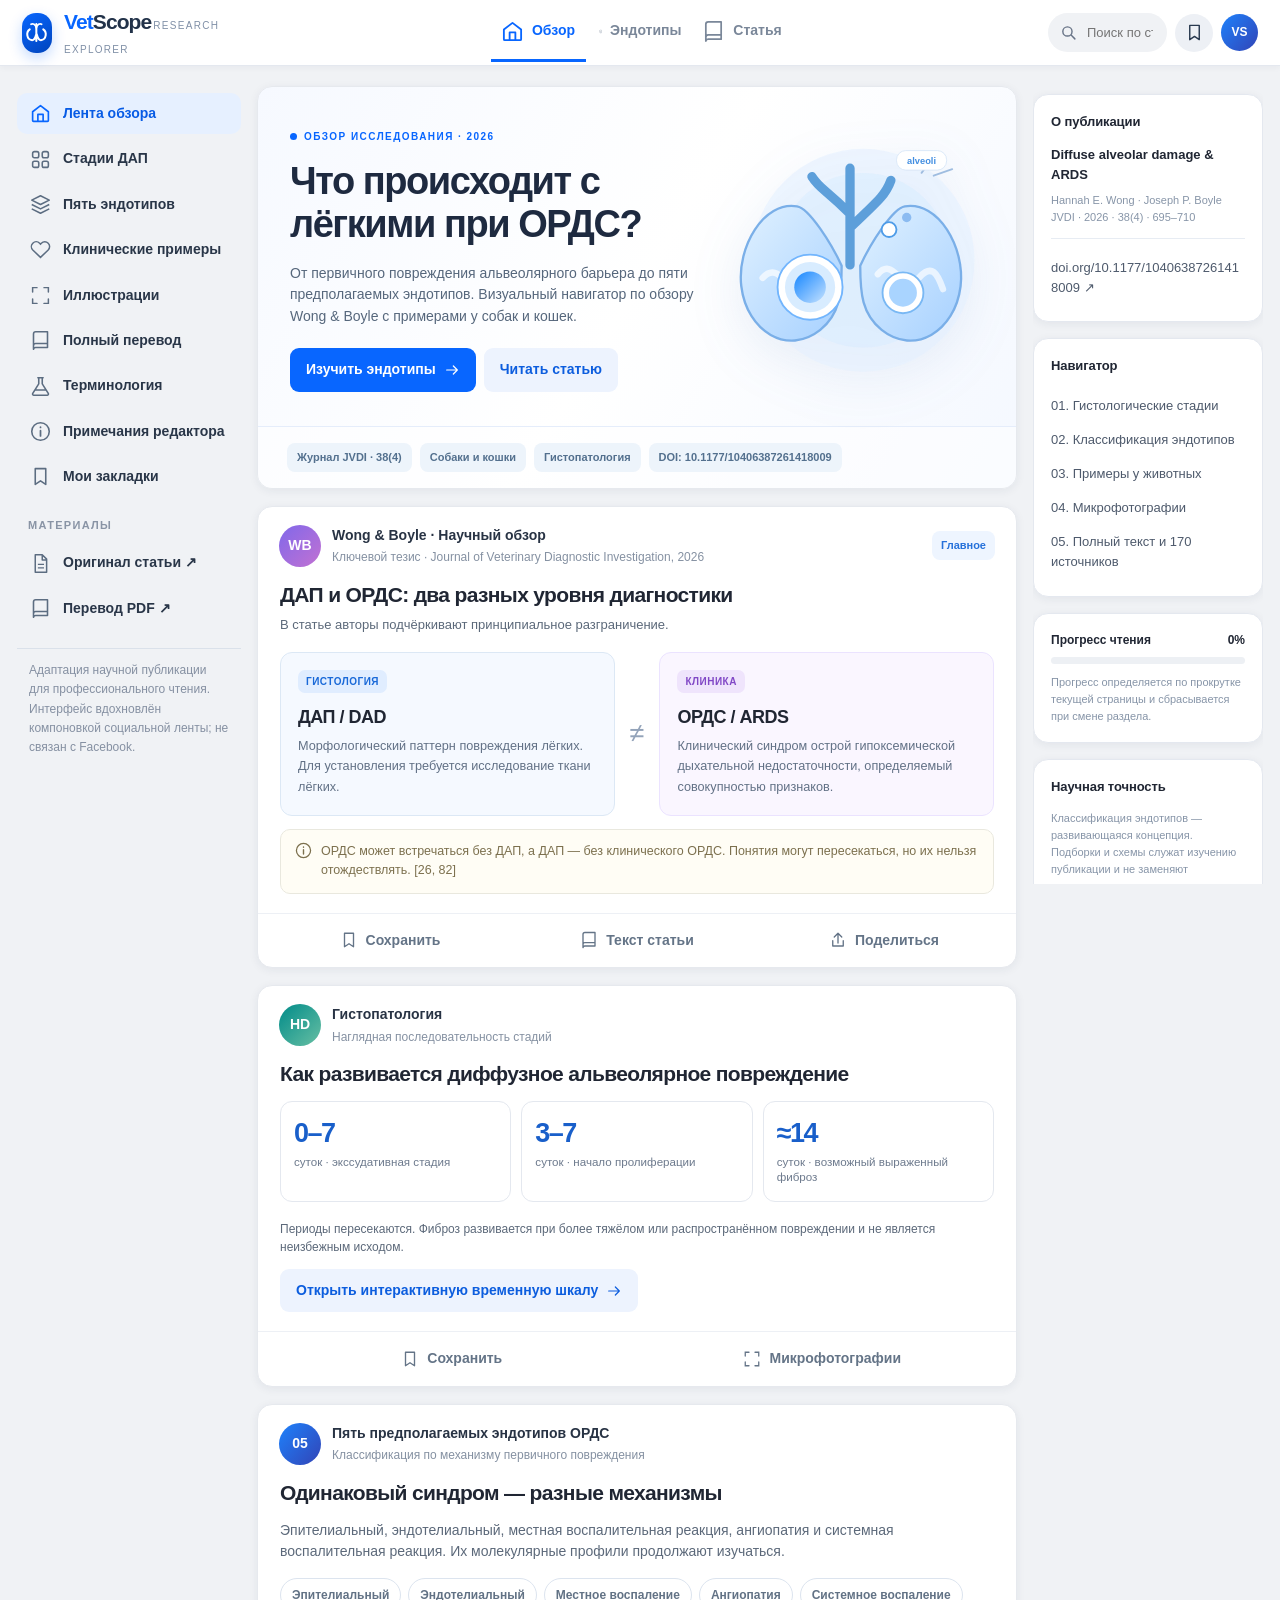
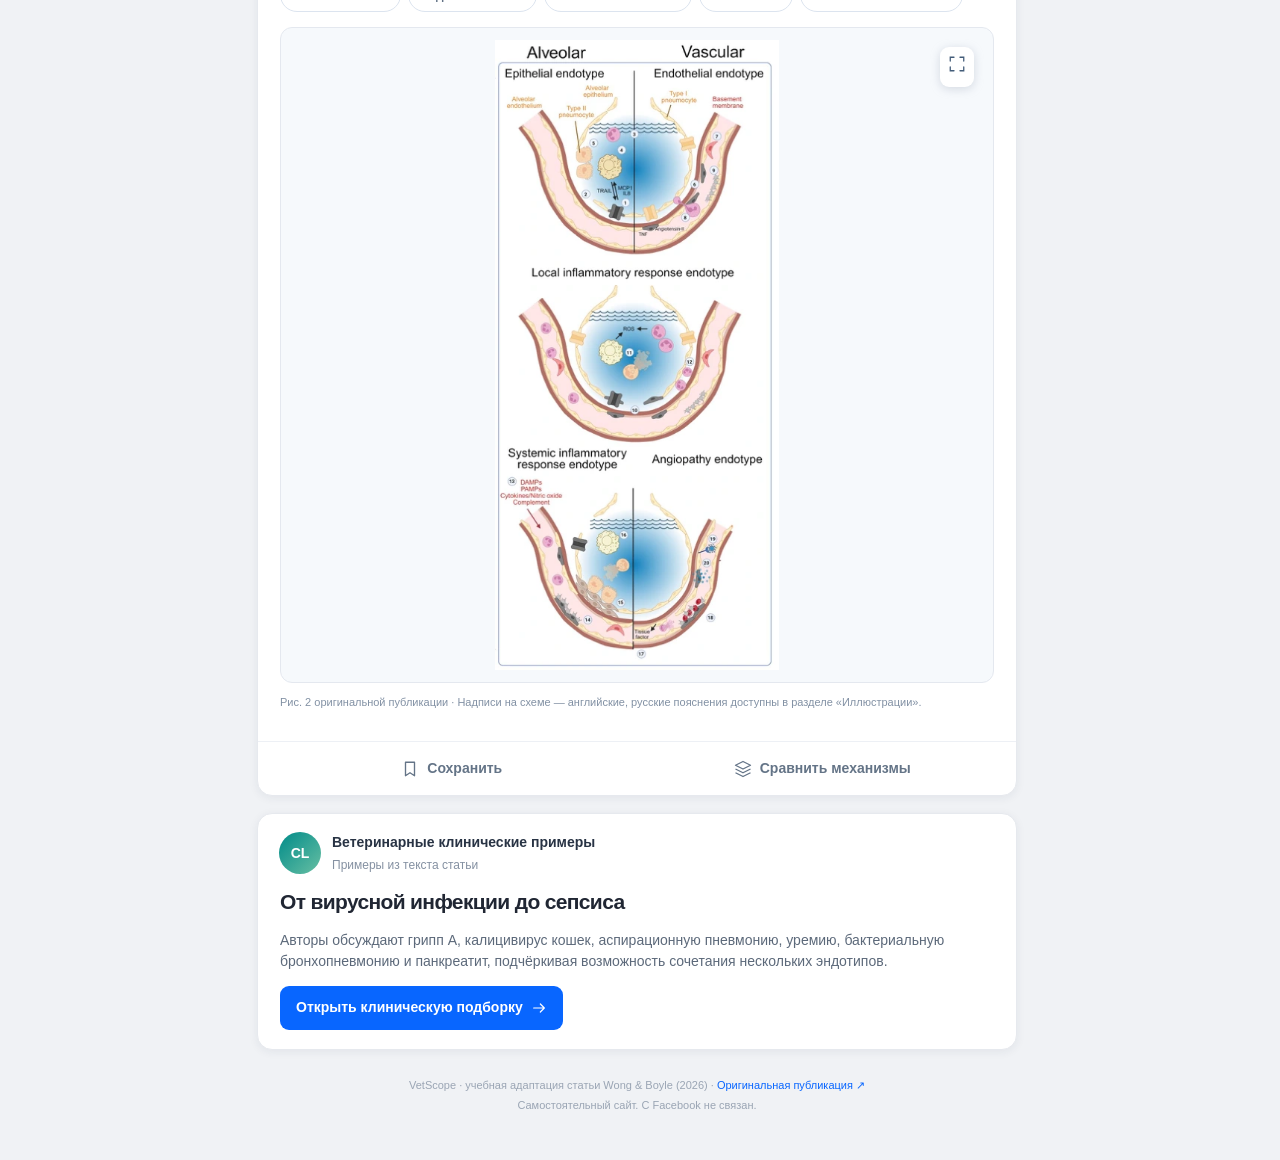
<file: vet_scope/index.html>
<!DOCTYPE html><html lang="ru"><head><meta charset="UTF-8"><meta name="viewport" content="width=device-width,initial-scale=1"><meta name="theme-color" content="#0866ff"><meta name="description" content="Визуальный научный навигатор по статье Wong & Boyle (2026): стадии диффузного альвеолярного повреждения, пять эндотипов ОРДС, клинические примеры у собак и кошек."><title>VetScope | ОРДС и диффузное альвеолярное повреждение</title><link rel="stylesheet" href="styles.css"></head>
<body>
<svg xmlns="http://www.w3.org/2000/svg" style="position:absolute;width:0;height:0;overflow:hidden" aria-hidden="true">
<symbol id="i-home" viewBox="0 0 24 24"><path fill="none" stroke="currentColor" stroke-width="1.9" stroke-linecap="round" stroke-linejoin="round" d="m3 10 9-7 9 7v10a1 1 0 0 1-1 1H4a1 1 0 0 1-1-1V10zm6 11v-8h6v8"/></symbol>
<symbol id="i-grid" viewBox="0 0 24 24"><rect x="3" y="3" width="7" height="7" rx="2" fill="none" stroke="currentColor" stroke-width="1.8"/><rect x="14" y="3" width="7" height="7" rx="2" fill="none" stroke="currentColor" stroke-width="1.8"/><rect x="3" y="14" width="7" height="7" rx="2" fill="none" stroke="currentColor" stroke-width="1.8"/><rect x="14" y="14" width="7" height="7" rx="2" fill="none" stroke="currentColor" stroke-width="1.8"/></symbol>
<symbol id="i-book" viewBox="0 0 24 24"><path d="M4 4.5A2.5 2.5 0 0 1 6.5 2H20v18H6.5A2.5 2.5 0 0 0 4 22V4.5ZM4 18a2.5 2.5 0 0 1 2.5-2.5H20" fill="none" stroke="currentColor" stroke-width="1.8" stroke-linejoin="round"/></symbol>
<symbol id="i-search" viewBox="0 0 24 24"><circle cx="10.5" cy="10.5" r="6.5" fill="none" stroke="currentColor" stroke-width="2"/><path d="m16 16 5 5" stroke="currentColor" stroke-width="2" stroke-linecap="round"/></symbol>
<symbol id="i-bookmark" viewBox="0 0 24 24"><path d="M6 3h12v18l-6-4-6 4z" fill="none" stroke="currentColor" stroke-width="1.8" stroke-linejoin="round"/></symbol>
<symbol id="i-share" viewBox="0 0 24 24"><path d="M12 16V3m-5 5 5-5 5 5M5 13v7h14v-7" fill="none" stroke="currentColor" stroke-width="1.8" stroke-linecap="round" stroke-linejoin="round"/></symbol>
<symbol id="i-arrow" viewBox="0 0 24 24"><path d="M4 12h16m-6-6 6 6-6 6" fill="none" stroke="currentColor" stroke-width="1.8" stroke-linecap="round" stroke-linejoin="round"/></symbol>
<symbol id="i-info" viewBox="0 0 24 24"><circle cx="12" cy="12" r="10" fill="none" stroke="currentColor" stroke-width="1.8"/><path d="M12 11v6m0-10v.3" stroke="currentColor" stroke-width="2" stroke-linecap="round"/></symbol>
<symbol id="i-zoom" viewBox="0 0 24 24"><path d="M8 3H3v5m18 8v5h-5M3 16v5h5M16 3h5v5" stroke="currentColor" stroke-width="1.7" fill="none" stroke-linecap="round"/></symbol>
<symbol id="i-layers" viewBox="0 0 24 24"><path d="m12 2 10 5-10 5L2 7l10-5Zm-10 10 10 5 10-5M2 17l10 5 10-5" stroke="currentColor" fill="none" stroke-width="1.8" stroke-linejoin="round"/></symbol>
<symbol id="i-heart" viewBox="0 0 24 24"><path d="M20.8 4.8a5.5 5.5 0 0 0-7.8 0l-1 1-1-1a5.5 5.5 0 0 0-7.8 7.8L12 21l8.8-8.4a5.5 5.5 0 0 0 0-7.8Z" fill="none" stroke="currentColor" stroke-width="1.7"/></symbol>
<symbol id="i-flask" viewBox="0 0 24 24"><path d="M9 2h6m-5 0v7L3 20a1.5 1.5 0 0 0 1.3 2h15.4A1.5 1.5 0 0 0 21 20L14 9V2M6 16h12" stroke="currentColor" fill="none" stroke-width="1.8" stroke-linecap="round"/></symbol>
<symbol id="i-file" viewBox="0 0 24 24"><path d="M6 2h8l5 5v15H6V2Zm8 0v6h5M9 13h7m-7 4h7" stroke="currentColor" fill="none" stroke-width="1.7" stroke-linejoin="round"/></symbol>
<symbol id="i-moon" viewBox="0 0 24 24"><path d="M20 15.5A8 8 0 0 1 8.5 4 8 8 0 1 0 20 15.5Z" stroke="currentColor" fill="none" stroke-width="1.8"/></symbol>
<symbol id="i-check" viewBox="0 0 24 24"><path d="m5 12 4 4L19 6" stroke="currentColor" fill="none" stroke-width="2" stroke-linecap="round" stroke-linejoin="round"/></symbol>
</svg>
<header class="topbar"><a class="brand" href="#overview" data-go="overview" aria-label="VetScope — главная"><span class="brand-icon"><svg width="27" height="27" viewBox="0 0 32 32" fill="none"><path d="M15.8 6v20M8 12.2C3.1 15.5 4.6 24 10 25c4 1 4.8-4 5.8-7.3M24 12.2c4.9 3.3 3.4 11.8-2 12.8-4 1-4.8-4-5.8-7.3" stroke="white" stroke-width="2.4" stroke-linecap="round"/><path d="M15.8 10.5c-1-4.3-4.2-5.6-6.3-4.2M15.8 10.5c1-4.3 4.2-5.6 6.3-4.2" stroke="white" stroke-width="2" stroke-linecap="round"/></svg></span><span><span class="brand-text">Vet<b>Scope</b></span><span class="brand-caption">research explorer</span></span></a>
<nav class="top-middle" aria-label="Главная навигация"><button class="top-tab active" data-go="overview" title="Обзор"><svg><use href="#i-home"/></svg>Обзор</button><button class="top-tab" data-go="endotypes" title="Эндотипы"><svg><use href="#i-layers"/></svg>Эндотипы</button><button class="top-tab" data-go="reader" title="Вся статья"><svg><use href="#i-book"/></svg>Статья</button></nav>
<div class="top-actions"><div class="search-shell" id="searchTrigger" role="button" tabindex="0" aria-label="Поиск по статье"><svg><use href="#i-search"/></svg><input readonly placeholder="Поиск по статье /" aria-label="Открыть поиск"></div><button class="icon-btn" id="savedShortcut" aria-label="Сохранённые разделы" title="Сохранённые разделы"><svg><use href="#i-bookmark"/></svg></button><span class="avatar small" title="Научный обзор">VS</span></div></header>
<div class="page">
<aside class="left-sidebar" aria-label="Разделы сайта"><div class="sidebar-nav">
<button class="nav-link active" data-go="overview"><svg><use href="#i-home"/></svg>Лента обзора</button><button class="nav-link" data-go="stages"><svg><use href="#i-grid"/></svg>Стадии ДАП</button><button class="nav-link" data-go="endotypes"><svg><use href="#i-layers"/></svg>Пять эндотипов</button><button class="nav-link" data-go="cases"><svg><use href="#i-heart"/></svg>Клинические примеры</button><button class="nav-link" data-go="figures"><svg><use href="#i-zoom"/></svg>Иллюстрации</button><button class="nav-link" data-go="reader"><svg><use href="#i-book"/></svg>Полный перевод</button><button class="nav-link" data-go="glossary"><svg><use href="#i-flask"/></svg>Терминология</button><button class="nav-link" data-go="notes"><svg><use href="#i-info"/></svg>Примечания редактора</button><button class="nav-link" data-go="saved"><svg><use href="#i-bookmark"/></svg>Мои закладки <span id="savedCount"></span></button></div>
<div class="extra-links"><div class="sidebar-label">Материалы</div><div class="sidebar-nav"><button class="nav-link" data-action="open-source"><svg><use href="#i-file"/></svg>Оригинал статьи ↗</button><button class="nav-link" data-action="download-ru"><svg><use href="#i-book"/></svg>Перевод PDF ↗</button></div><div class="sidebar-note">Адаптация научной публикации для профессионального чтения. Интерфейс вдохновлён компоновкой социальной ленты; не связан с Facebook.</div></div></aside>
<main class="feed" id="main">
<section class="section-view active" data-view="overview">
<div class="surface hero"><div class="hero-body"><div><span class="eyebrow"><i></i>Обзор исследования · 2026</span><h1>Что происходит с лёгкими при ОРДС?</h1><p>От первичного повреждения альвеолярного барьера до пяти предполагаемых эндотипов. Визуальный навигатор по обзору Wong & Boyle с примерами у собак и кошек.</p><div class="hero-actions"><button class="btn primary" data-go="endotypes">Изучить эндотипы <svg><use href="#i-arrow"/></svg></button><button class="btn" data-go="reader">Читать статью</button></div></div>
<svg class="hero-svg" viewBox="0 0 285 300" role="img" aria-label="Схематическое изображение лёгких и альвеол"><defs><linearGradient id="gLung" x1="0" y1="0" x2=".9" y2="1"><stop stop-color="#e0f1ff"/><stop offset="1" stop-color="#a9d2ff"/></linearGradient><linearGradient id="gBlue" x1="0" y1="0" x2="1" y2="1"><stop stop-color="#1485ff"/><stop offset="1" stop-color="#c5e2ff"/></linearGradient></defs><circle cx="155" cy="152" r="120" fill="#e5f1ff" opacity=".6"/><circle cx="155" cy="152" r="94" fill="#d3eaff" opacity=".44"/><path d="M141 53v104m0-55c-28-28-33-27-41-40m41 55c34-32 39-37 44-51" stroke="#5d9fda" stroke-width="10" fill="none" stroke-linecap="round"/><path d="M132 158c-11-24-35-62-48-64-36-6-65 44-60 86 6 49 50 75 85 47 21-17 23-39 23-69Z" fill="url(#gLung)" stroke="#7aafe8" stroke-width="2.5"/><path d="M152 158c11-24 35-62 48-64 36-6 65 44 60 86-6 49-50 75-85 47-21-17-23-39-23-69Z" fill="url(#gLung)" stroke="#7aafe8" stroke-width="2.5"/><path d="M47 171c20-22 29 27 48 8s21-4 26 14M171 167c18-21 25 24 45 3 13-14 19-4 25 13" stroke="white" stroke-opacity=".68" stroke-width="7" fill="none" stroke-linecap="round"/><circle cx="98" cy="181" r="35" fill="white" stroke="#72b5fd" stroke-width="2"/><circle cx="98" cy="181" r="27" fill="#d8ecff"/><circle cx="98" cy="181" r="17" fill="url(#gBlue)"/><circle cx="198" cy="187" r="22" fill="white" stroke="#79b8f4" stroke-width="2"/><circle cx="198" cy="187" r="15" fill="#a9d4ff"/><circle cx="183" cy="119" r="8" fill="#fff" stroke="#4e9ce8" stroke-width="2"/><circle cx="202" cy="106" r="5" fill="#8bbbf1"/><path d="M218 58l14-19M231 61l20-7" stroke="#9fbde0" stroke-width="2" stroke-linecap="round"/><rect x="191" y="34" width="54" height="21" rx="10" fill="white" stroke="#dae8f8"/><text x="218" y="48" text-anchor="middle" font-size="10" fill="#428ee1" font-weight="bold">alveoli</text></svg></div><div class="hero-bottom"><span class="mini-chip">Журнал JVDI · 38(4)</span><span class="mini-chip">Собаки и кошки</span><span class="mini-chip">Гистопатология</span><span class="mini-chip">DOI: 10.1177/10406387261418009</span></div></div>
<div class="surface"><div class="post-head"><span class="avatar lilac">WB</span><div class="post-meta"><div class="post-author">Wong & Boyle · Научный обзор</div><div class="post-sub">Ключевой тезис · Journal of Veterinary Diagnostic Investigation, 2026</div></div><span class="post-badge">Главное</span></div><div class="post-body"><h2>ДАП и ОРДС: два разных уровня диагностики</h2><p class="subline">В статье авторы подчёркивают принципиальное разграничение.</p><div class="two-way"><div class="comparison"><span class="pill">ГИСТОЛОГИЯ</span><h3>ДАП / DAD</h3><p>Морфологический паттерн повреждения лёгких. Для установления требуется исследование ткани лёгких.</p></div><div class="ne-symbol">≠</div><div class="comparison violet"><span class="pill">КЛИНИКА</span><h3>ОРДС / ARDS</h3><p>Клинический синдром острой гипоксемической дыхательной недостаточности, определяемый совокупностью признаков.</p></div></div><div class="info-line"><svg><use href="#i-info"/></svg><span>ОРДС может встречаться без ДАП, а ДАП — без клинического ОРДС. Понятия могут пересекаться, но их нельзя отождествлять. [26, 82]</span></div></div><div class="post-actions"><button class="post-action" data-bookmark="concept"><svg><use href="#i-bookmark"/></svg><span>Сохранить</span></button><button class="post-action" data-go="reader" data-chapter="Аннотация"><svg><use href="#i-book"/></svg>Текст статьи</button><button class="post-action" data-action="share"><svg><use href="#i-share"/></svg>Поделиться</button></div></div>
<div class="surface"><div class="post-head"><span class="avatar mint">HD</span><div class="post-meta"><div class="post-author">Гистопатология</div><div class="post-sub">Наглядная последовательность стадий</div></div></div><div class="post-body"><div class="title-row"><h2>Как развивается диффузное альвеолярное повреждение</h2></div><div class="metric-row"><div class="metric"><strong>0–7</strong><span>суток · экссудативная стадия</span></div><div class="metric"><strong>3–7</strong><span>суток · начало пролиферации</span></div><div class="metric"><strong>≈14</strong><span>суток · возможный выраженный фиброз</span></div></div><p class="muted" style="font-size:12px">Периоды пересекаются. Фиброз развивается при более тяжёлом или распространённом повреждении и не является неизбежным исходом.</p><button class="btn" data-go="stages">Открыть интерактивную временную шкалу <svg><use href="#i-arrow"/></svg></button></div><div class="post-actions"><button class="post-action" data-bookmark="timeline"><svg><use href="#i-bookmark"/></svg>Сохранить</button><button class="post-action" data-go="figures"><svg><use href="#i-zoom"/></svg>Микрофотографии</button></div></div>
<div class="surface"><div class="post-head"><span class="avatar">05</span><div class="post-meta"><div class="post-author">Пять предполагаемых эндотипов ОРДС</div><div class="post-sub">Классификация по механизму первичного повреждения</div></div></div><div class="post-body"><h2>Одинаковый синдром — разные механизмы</h2><p>Эпителиальный, эндотелиальный, местная воспалительная реакция, ангиопатия и системная воспалительная реакция. Их молекулярные профили продолжают изучаться.</p><div id="miniEndos" style="display:flex;flex-wrap:wrap;gap:7px;margin:15px 0"></div><div class="figure-wrap"><img class="fig2" src="assets/figure2.webp" alt="Оригинальная научная схема пяти эндотипов ОРДС" loading="lazy"><button class="zoom-control" data-image="figure2" aria-label="Развернуть схему"><svg width="18" height="18"><use href="#i-zoom"/></svg></button></div><p style="font-size:11px;color:#8291a4">Рис. 2 оригинальной публикации · Надписи на схеме — английские, русские пояснения доступны в разделе «Иллюстрации».</p></div><div class="post-actions"><button class="post-action" data-bookmark="endotype"><svg><use href="#i-bookmark"/></svg>Сохранить</button><button class="post-action" data-go="endotypes"><svg><use href="#i-layers"/></svg>Сравнить механизмы</button></div></div>
<div class="surface"><div class="post-head"><span class="avatar mint">CL</span><div class="post-meta"><div class="post-author">Ветеринарные клинические примеры</div><div class="post-sub">Примеры из текста статьи</div></div></div><div class="post-body"><h2>От вирусной инфекции до сепсиса</h2><p>Авторы обсуждают грипп A, калицивирус кошек, аспирационную пневмонию, уремию, бактериальную бронхопневмонию и панкреатит, подчёркивая возможность сочетания нескольких эндотипов.</p><button class="btn primary" data-go="cases">Открыть клиническую подборку <svg><use href="#i-arrow"/></svg></button></div></div>
</section>
<section class="section-view" data-view="stages"><div class="surface"><div class="surface-pad"><div class="eyebrow"><i></i>Патология · Таблица 2</div><h2 class="headline" style="font-size:25px;margin:11px 0 8px">Три гистологические стадии ДАП</h2><p class="subline">Выберите стадию, чтобы увидеть признаки и соответствующие микрофотографии из рис. 1.</p><div class="timetrack" id="stagesBar"></div><div class="stage-detail"><div><h3 id="stageName"></h3><p id="stageDesc"></p><ul id="stageSigns"></ul></div><div class="stage-thumb" id="stageThumb" role="button" tabindex="0" title="Открыть оригинальные микрофотографии"></div></div><div class="info-line"><svg><use href="#i-info"/></svg>Приведённые сроки отражают последовательность, описанную авторами. В зависимости от тяжести процесс может разрешиться после пролиферативной стадии.</div></div><div class="post-actions"><button class="post-action" data-bookmark="timeline"><svg><use href="#i-bookmark"/></svg>Сохранить</button><button class="post-action" data-go="reader" data-chapter="Гистологические признаки стадий ДАП"><svg><use href="#i-book"/></svg>Исходный раздел</button></div></div><div class="surface surface-pad"><h2 class="headline">Гистология: галерея A–H</h2><div id="histologyTiles" style="display:grid;grid-template-columns:repeat(2,minmax(0,1fr));gap:11px"></div><p class="subline" style="margin-top:14px">Окраска гематоксилином и эозином. Нажатие открывает оригинальное составное изображение.</p></div></section>
<section class="section-view" data-view="endotypes"><div class="surface surface-pad"><span class="eyebrow"><i></i>Патогенез · Таблица 3</span><h2 class="headline" style="font-size:25px;margin:12px 0 7px">Карта пяти эндотипов ОРДС</h2><p class="subline">Классификация предложена в обзоре и требует дальнейшей молекулярной валидации, особенно применительно к собакам и кошкам.</p><div class="endo-grid" id="endoButtons"></div><div class="endo-detail" id="endoDetail" aria-live="polite"></div><div class="info-line"><svg><use href="#i-info"/></svg>У отдельного заболевания могут проявляться несколько механизмов. Авторы обсуждают возможность включения ангиопатии в эндотелиальный эндотип при vetARDS.</div></div><div class="surface"><div class="post-head"><span class="avatar lilac">P1</span><div class="post-meta"><div class="post-author">Субфенотипы и эндотипы</div><div class="post-sub">Научная оговорка</div></div></div><div class="post-body"><h2>Два субфенотипа у людей</h2><p><strong>P1 — гиповоспалительный</strong>, <strong>P2 — гипервоспалительный.</strong> При P2 описаны более высокие уровни IL6, IL8, sTNFR1 и более тяжёлый шок. Экспериментальные аналоги двух субфенотипов изучались у овец. <strong>Для собак и кошек эти субфенотипы пока не определены.</strong></p><p class="muted" style="font-size:12px">Фармакологические результаты, упомянутые авторами для пациентов-людей, нельзя автоматически переносить в ветеринарную клиническую практику.</p></div><div class="post-actions"><button class="post-action" data-bookmark="subtypes"><svg><use href="#i-bookmark"/></svg>Сохранить</button><button class="post-action" data-go="reader" data-chapter="Аннотация"><svg><use href="#i-book"/></svg>Подробнее</button></div></div></section>
<section class="section-view" data-view="cases"><div class="surface surface-pad"><span class="eyebrow"><i></i>Этиология и клинические модели</span><h2 class="headline" style="font-size:25px;margin:12px 0 7px">Клинические примеры у собак и кошек</h2><p class="subline">Карточки подготовлены по соответствующему разделу статьи. Они иллюстрируют гипотезы об эндотипах и степень подтверждения ДАП / ОРДС.</p><div class="filter-row" id="animalFilters"><button class="filter active" data-animal="all">Все животные</button><button class="filter" data-animal="dog">🐕 Собаки</button><button class="filter" data-animal="cat">🐈 Кошки</button></div><div class="case-grid" id="caseGrid"></div><p id="caseEmpty" hidden class="subline">Для выбранного фильтра примеры отсутствуют.</p></div></section>
<section class="section-view" data-view="figures"><div class="surface surface-pad"><span class="eyebrow"><i></i>Иллюстрации из публикации</span><h2 class="headline" style="font-size:25px;margin:12px 0">Микрофотографии и схема патогенеза</h2><div class="figure-wrap"><img id="figure1Asset" src="assets/figure1.webp" alt="Рисунок 1. Гистологические изменения A–H" loading="lazy"><button class="zoom-control" data-image="figure1" aria-label="Увеличить рисунок 1"><svg width="18" height="18"><use href="#i-zoom"/></svg></button></div><div class="figure-caption"><strong>Рис. 1. Классические гистологические признаки ДАП у собак и кошек.</strong> A — гиалиновые мембраны; B — отёк перегородок; C — нейтрофильные инфильтраты; D — тромб; E — пролиферация фибробластов; F — гиперплазия пневмоцитов II типа; G — интерстициальный фиброз; H — сосудистое ремоделирование. Детализированная авторская подпись — в полном переводе.</div><div class="figure-wrap" style="margin-top:24px"><img id="figure2Asset" class="fig2" src="assets/figure2.webp" alt="Рисунок 2. Схема пяти эндотипов ОРДС" loading="lazy"><button class="zoom-control" data-image="figure2" aria-label="Увеличить рисунок 2"><svg width="18" height="18"><use href="#i-zoom"/></svg></button></div><div class="figure-caption"><strong>Рис. 2. Эндотипы ОРДС.</strong> Верхняя схема: эпителиальное и эндотелиальное повреждение. Средняя: местная воспалительная реакция. Нижняя: системная воспалительная реакция и ангиопатия. Номера 1–20 детально расшифрованы в русскоязычной подписи к рисунку в статье.</div><div class="info-line"><svg><use href="#i-info"/></svg>Оригинальные изображения © Wong & Boyle, 2026. Материал воспроизведён для визуального сопровождения предоставленной пользователем статьи; условия дальнейшего публичного распространения определяются правообладателем.</div></div></section>
<section class="section-view" data-view="reader"><div class="surface"><div class="reader-intro"><span class="eyebrow"><i></i>Полный профессиональный перевод</span><h2>Статья целиком</h2><p>Все текстовые разделы, таблицы, подписи, библиография и редакторские примечания. Названия источников оставлены на языке оригинала. Нажмите на заголовок раздела, чтобы открыть его.</p></div><div class="reader-toolbar"><button class="btn" id="expandAll">Раскрыть всё</button><button class="btn" id="collapseAll">Свернуть всё</button><button class="btn" data-go="glossary">Глоссарий</button><button class="btn" data-action="print">Печать</button></div><div id="readerChapters"><details class="chapter" id="chapter-1" data-chapter="Диффузное альвеолярное повреждение, острый респираторный дистресс-синдром (ОРДС) и некардиогенный отёк лёгких. Часть 1. Эндотипы ОРДС, включая синдром системной воспалительной реакции и сепсис, на примерах собак и кошек" open><summary>Название статьи и сведения об авторах</summary><div class="chapter-content"><h2>Диффузное альвеолярное повреждение, острый респираторный дистресс-синдром (ОРДС) и некардиогенный отёк лёгких. Часть 1. Эндотипы ОРДС, включая синдром системной воспалительной реакции и сепсис, на примерах собак и кошек</h2>
<p><strong>Ханна Э. Вонг (Hannah E. Wong)¹, Джозеф П. Бойл (Joseph P. Boyle)</strong></p>
<p>¹ Департамент ветеринарной медицины Кембриджского университета, Кембридж, Великобритания.</p>
<p><strong>Автор для корреспонденции:</strong> Hannah E. Wong, Department of Veterinary Medicine, University of Cambridge, Madingley Road, Cambridge CB3 0ES, UK; hew28@cam.ac.uk.</p>
<p><em>Специальный выпуск. Journal of Veterinary Diagnostic Investigation. 2026; 38(4): 695–710. © Авторы, 2026. DOI: 10.1177/10406387261418009. Правила повторного использования: sagepub.com/journals-permissions; jvdi.sagepub.com.</em></p>
</div></details>
<details class="chapter" id="chapter-2" data-chapter="Аннотация"><summary>Аннотация</summary><div class="chapter-content"><h2>Аннотация</h2>
<p>Диффузное альвеолярное повреждение (ДАП) — одно из гистологических проявлений тяжёлого острого повреждения интерстициальной ткани лёгких — наблюдается, в частности, у части пациентов с клинически установленным острым респираторным дистресс-синдромом (ОРДС). Как ОРДС, так и ДАП сопровождаются острым повреждением эндотелиальных клеток и альвеолярного эпителия, приводящим к отёку лёгких. Для ДАП характерны чётко определённые гистологические стадии: клеточная экссудация и образование гиалиновых мембран с последующей гиперплазией пневмоцитов II типа. Более тяжёлые поражения прогрессируют до хронического интерстициального фиброза. Причины ОРДС и ДАП у людей и животных разнообразны, однако исторически эти состояния рассматривали как универсальные пути развития тканевой дисфункции независимо от этиологии. Молекулярные данные позволяют предположить, что ОРДС характеризуется неоднородными молекулярными профилями эпителиальных, эндотелиальных и воспалительных клеток, которые могут отражать особенности патогенеза отдельных случаев и тем самым служить основой для таргетного лечения. Эти профили объединяют в эндотипы, классифицируемые по механизму первичного повреждения. Предложены следующие эндотипы ОРДС: эпителиальное повреждение, эндотелиальное повреждение, ангиопатия, системная воспалительная реакция и местная воспалительная реакция. Мы рассматриваем патогенетические механизмы, лежащие в основе эндотипов ОРДС, включая данные, полученные у собак и кошек. Конкретные причины ОРДС у собак и кошек могут быть отнесены к определённым эндотипам. При некоторых этиологических факторах применимы несколько эндотипов; это подчёркивает необходимость более детального изучения доказательной базы для точного отнесения клинических случаев к соответствующим эндотипам ОРДС.</p>
<p><strong>Ключевые слова:</strong> альвеолы; эндотип; гистология; гиалиновая мембрана; повреждение лёгких; патогенез; септицемия.</p>
<p>Лёгкие состоят из воздухоносных путей, альвеолярных воздушных пространств, интерстиция и плевры. Интерстиций включает пневмоциты и другие клетки альвеолярных стенок, кровеносные сосуды и опорную строму, в том числе междольковые перегородки у видов, для которых они характерны [27]. Воспаление с преимущественным поражением лёгочного интерстиция классифицируют как интерстициальную пневмонию [27]. Диффузное альвеолярное повреждение (ДАП; <em>diffuse alveolar damage</em>, DAD) представляет собой гистологический паттерн определённой формы острой интерстициальной пневмонии, встречающейся у людей и животных (табл. 1). Вопреки названию, ДАП может иметь очагово-распространённый характер [131]. Гистологическая картина ДАП сходна у человека и животных и включает альвеолярный отёк, нейтрофильную инфильтрацию, гиалиновые мембраны и гиперплазию пневмоцитов II типа [8, 83, 157]. Острый респираторный дистресс-синдром (ОРДС; <em>acute respiratory distress syndrome</em>, ARDS) и ветеринарный ОРДС (vetARDS) — клинические синдромы, характеризующиеся острой гипоксемической дыхательной недостаточностью и определёнными клиническими признаками у человека и животных соответственно (табл. 1). ДАП и ОРДС/vetARDS не являются синонимами, поскольку устанавливаются независимыми методами: диагностика ОРДС опирается на клинические параметры, а диагностика ДАП — на гистологическое исследование лёгких [26]. Более того, ОРДС может протекать без ДАП [26, 82], а ДАП — развиваться без ОРДС [26].</p>
<p>ОРДС может возникать при прогрессировании других клинических синдромов, таких как сепсис, острое повреждение лёгких (ОПЛ; <em>acute lung injury</em>, ALI), в том числе ветеринарное ОПЛ, синдром системной воспалительной реакции (ССВР; <em>systemic inflammatory response syndrome</em>, SIRS), или некардиогенный отёк лёгких (НКОЛ; <em>non-cardiogenic pulmonary edema</em>, NCPE; табл. 1). ССВР, аспирационная пневмония и сепсис были наиболее распространёнными причинами vetALI/vetARDS у собак и кошек, поступавших в отделение интенсивной терапии в США [8]. Среди пациентов отделений интенсивной терапии для людей ведущими причинами ОРДС были пневмония и сепсис [127]. Для трансляционных клинических исследований в медицине человека используют экспериментальные модели ОРДС у крупных млекопитающих, преимущественно собак и овец [54, 124, 146].</p>
<h3>Таблица 1. Определения, относящиеся к острому повреждению лёгких</h3>
<table>
<thead>
<tr>
  <th>Термин</th>
  <th>Определение</th>
</tr>
</thead>
<tbody>
<tr>
  <td>Диффузное альвеолярное повреждение (ДАП; DAD)</td>
  <td>Гистологический паттерн повреждения эндотелия и клеток, выстилающих альвеолы, приводящего к экссудации жидкости и клеточных элементов и в некоторых случаях прогрессирующего до выраженного интерстициального фиброза [83].</td>
</tr>
<tr>
  <td>Острый респираторный дистресс-синдром (ОРДС; ARDS)</td>
  <td>Клинически определяемая гипоксемическая дыхательная недостаточность с тяжёлыми нарушениями газообмена и механических свойств лёгких и высокой летальностью среди заболевших (конкретные параметры определены и уточнялись в других публикациях) [57, 62, 125].</td>
</tr>
<tr>
  <td>Ветеринарный острый респираторный дистресс-синдром (vetARDS) / ветеринарное острое повреждение лёгких (vetALI)*</td>
  <td>Клинически определяется наличием у животного как минимум четырёх, в идеале пяти, следующих признаков [161]: (1) острое развитие тахипноэ и диспноэ в течение менее 72 ч; (2) установленные факторы риска; (3) признаки повышения проницаемости лёгочных капилляров при отсутствии признаков повышенного капиллярного давления в лёгких; (4) признаки неэффективного газообмена; (5) признаки диффузного воспаления лёгких (по цитологии жидкости бронхоальвеолярного лаважа, биомаркерам или данным молекулярной визуализации с помощью ПЭТ).</td>
</tr>
<tr>
  <td>Острое повреждение лёгких (ОПЛ; ALI)</td>
  <td>Клинически определяемая совокупность параметров, сходная с ОРДС, но с менее выраженным нарушением оксигенации крови [13].</td>
</tr>
<tr>
  <td>Экспериментальное ОПЛ у животных</td>
  <td>Сочетание гистологических и физиологических параметров: наличие трёх из четырёх признаков — гистологически подтверждённого повреждения ткани, некардиогенного отёка лёгких, воспаления и физиологической дисфункции [106].</td>
</tr>
<tr>
  <td>Синдром системной воспалительной реакции (ССВР; SIRS)</td>
  <td>Клинический синдром, связанный с системной воспалительной реакцией инфекционной или неинфекционной этиологии [96].</td>
</tr>
<tr>
  <td>Сепсис</td>
  <td>Угрожающая жизни органная дисфункция, вызванная дисрегулированной реакцией организма на инфекцию [138].</td>
</tr>
<tr>
  <td>Некардиогенный отёк лёгких (НКОЛ; NCPE)</td>
  <td>Патологическое накопление жидкости в лёгочном интерстиции или альвеолярных пространствах, которое не обусловлено кардиогенными причинами или перегрузкой жидкостью [152].</td>
</tr>
</tbody>
</table>
<p><em>Примечание к таблице 1.</em> <em>Данное определение не разграничивает vetALI и vetARDS. Публикация пересмотренных определений vetARDS и связанных с ним состояний ожидалась в 2026 году.</em></p>
<p>Исторически ОРДС и ДАП считались универсальными путями развития тканевой дисфункции, не зависящими от исходной причины. В экспериментальных моделях были выявлены терапевтические мишени, воздействие на которые уменьшало тяжесть ОРДС, однако потенциальные методы лечения часто оказывались неэффективными в клинических испытаниях. При ОРДС у человека снижение дыхательного объёма при искусственной вентиляции лёгких, давления плато и движущего давления улучшало исходы [1, 3]; тем не менее основой лечения оставалась поддерживающая терапия [23]. Недостаточная переносимость результатов доклинических моделей ОРДС в клиническую практику вновь сосредоточила внимание исследователей на клинических случаях ОРДС и ДАП. Ретроспективный (<em>post hoc</em>) анализ шести когорт рандомизированных контролируемых клинических исследований у людей позволил выделить два субфенотипа ОРДС: P1 — гиповоспалительный и P2 — гипервоспалительный [17, 24, 25, 43, 55, 132, 140]. У пациентов с P2 отмечаются более высокие уровни IL6, IL8 и растворимого рецептора фактора некроза опухоли 1 (sTNFR1), а также клинически более тяжёлый шок. Эти субфенотипы были также воспроизведены при анализе жидкости бронхоальвеолярного лаважа [129]. На основании метаанализа клинических исследований экспертная группа рекомендовала определённые методы лечения пациентов с гипервоспалительным субфенотипом. По сравнению с пациентами с гиповоспалительным ОРДС, наибольшую пользу у таких больных приносили противовоспалительная терапия симвастатином, обладающим стабилизирующим действием на эндотелий, более высокое положительное давление в конце выдоха и либеральная стратегия инфузионной терапии [69]. Эти рекомендации подчёркивают важность лечения, ориентированного на субфенотип, и потенциал подходов прецизионной медицины для улучшения исходов.</p>
<p>У животных субфенотипы ОРДС были воспроизведены в доклинической экспериментальной модели на овцах; их признаки в целом соответствовали гипервоспалительному и гиповоспалительному фенотипам [112, 160]. Субфенотипы ОРДС у собак и кошек пока не определены.</p>
<p>В настоящее время считается, что неоднородность ОРДС проявляется на этиологическом, физиологическом и биологическом уровнях [18, 127]. Хотя в основе классификаций лежат в определённой степени условные критерии, они связаны с результатами клинических исследований и лечения, позволяя выделять потенциально поддающиеся терапии характеристики, которые можно моделировать экспериментально [18]. Поиск доклинических биомаркеров на основании клинических данных оказался успешным при изучении сепсиса: определённые биомаркеры, связанные со смертностью детей от сепсиса, предсказывали смертность мышей с экспериментально вызванным сепсисом [166]. Изучение субфенотипов гетерогенных состояний может улучшить анализ доклинических моделей и, в конечном счёте, разработку новых терапевтических стратегий. С этой целью Европейское респираторное общество определило направление исследований, предусматривающее дальнейшее разделение субфенотипов ОРДС на эндотипы — различимые группы с определённой патофизиологией, выделяемые на основании многомерных клинически измеряемых характеристик [69].</p>
<p>Выделению эндотипов ОРДС способствуют достижения молекулярных технологий, включая одноклеточную мультиомиксную аналитику и пространственную транскриптомику. Эти методы показали, что даже при сходных клинических проявлениях различные причины ОРДС формируют неоднородные клеточные и молекулярные профили эпителиальных, эндотелиальных и воспалительных клеток [103]. Предложено выделять эндотипы по механизму первичного повреждения: эпителиальное повреждение, эндотелиальное повреждение, ангиопатию, системную и местную реакции организма [18].</p>
<p>Для ветеринарных пациентов цель разделения случаев ОРДС на эндотипы заключается в создании основы для клинических испытаний таргетной терапии и разработки исследований, выполняемых непосредственно в месте оказания медицинской помощи. Специалисты по ветеринарной патологической диагностике и смежным областям могут способствовать получению и анализу соответствующих данных. Углубление понимания поражений, возникающих при разных эндотипах ОРДС, поможет достижению этой цели. После прочтения обзора читатель должен уметь:</p>
<ul>
<li>описывать гистологические признаки классических стадий ДАП;</li>
<li>различать субфенотипы и эндотипы ОРДС;</li>
<li>описывать классификацию эндотипов ОРДС на примерах патологии собак и кошек.</li>
</ul>
</div></details>
<details class="chapter" id="chapter-3" data-chapter="Гистологические признаки стадий ДАП"><summary>Гистологические признаки стадий ДАП</summary><div class="chapter-content"><h2>Гистологические признаки стадий ДАП</h2>
<p>Стадии ДАП сменяют друг друга в определённой последовательности (рис. 1; табл. 2) [27]. Первичное повреждение запускает экссудативную стадию (рис. 1A–D), которая может продолжаться 0–7 суток; затем следует пролиферативная стадия репарации (рис. 1E, 1F), начинающаяся через 3–7 суток после повреждения [83]. В зависимости от тяжести повреждения после пролиферативной стадии изменения могут разрешиться; при более обширном или тяжёлом поражении развивается фиброзирующая стадия, и к 14-м суткам после повреждения фиброз может стать выраженным (рис. 1G, 1H) [83].</p>
<h3>Экссудативная (острая) стадия</h3>
<p>Гиалиновые мембраны являются обязательным признаком классического ДАП [26, 27]. Однако если с момента повреждения прошло менее 24 ч, гистологические изменения могут быть минимальными. Кроме того, вне зависимости от времени после повреждения наличие гиалиновых мембран в экспериментальных моделях острого поражения лёгких у животных вариабельно. Поэтому диагностика экспериментального острого повреждения лёгких при отсутствии гиалиновых мембран возможна, но требует подтверждающих физиологических данных (табл. 1) [106]. В ветеринарной диагностической практике гистологические признаки, указывающие на острое повреждение лёгких, особенно при отсутствии гиалиновых мембран, необходимо интерпретировать с учётом клинического контекста. Такой междисциплинарный подход принципиален ввиду неспецифичности отдельных гистологических признаков.</p>
<h3>Пролиферативная, или организационная (подострая), стадия</h3>
<p>Гиперплазия пневмоцитов II типа представляет собой увеличение числа клеток, сопровождающееся их гипертрофией. Гиперплазированные пневмоциты II типа могут также демонстрировать клеточную атипию [27], включая цитомегалию, кариомегалию, плеоморфизм и многоядерность [165]. Первые признаки гиперплазии пневмоцитов II типа появляются через 2–3 суток после повреждающего воздействия и становятся выраженными к 7-м суткам [83]. Отдельно расположенные гипертрофированные пневмоциты II типа напоминают реактивные макрофаги и иногда могут быть отличены от них только с помощью иммуногистохимического исследования (ИГХ) на цитокератины [29]. Трансформирующий фактор роста β (TGFβ), продуцируемый повреждёнными пневмоцитами II типа и макрофагами, инициирует активацию миофибробластов и фибробластов и отложение коллагена [58].</p>
<h3>Фиброзирующая (хроническая) стадия</h3>
<p>Фибробласты и миофибробласты пролиферируют внутри альвеолярных перегородок и прорастают в интраальвеолярные отложения фибрина, образуя обширную грануляционную ткань и способствуя развитию фиброзирующего заболевания лёгких [27]. В конечном счёте фиброзированные альвеолярные экссудаты эпителизируются и подвергаются ремоделированию с включением в интерстициальную ткань. Паракринная передача сигналов от интерстициальных фибробластов и альвеолярных макрофагов может препятствовать дифференцировке пневмоцитов II типа в пневмоциты I типа [156]. TGFβ, выделяемый альвеолярными макрофагами, и тканевой фактор, продуцируемый повреждёнными эндотелиальными клетками, вызывают привлечение фибробластов в альвеолярные пространства с последующим отложением коллагена [58, 153]. В зависимости от распространённости поражения и продолжения повреждающего воздействия отложение коллагена может способствовать восстановлению альвеолярного барьера либо приводить к выраженному фиброзу со стойким снижением функции лёгких.</p>
<h3>Рисунок 1. Классические гистологические признаки диффузного альвеолярного повреждения у собак и кошек</h3>
<p><img src="assets/figure1.webp" alt="Рисунок 1: гистопатология, панели A–H" /></p>
<p>Окраска гематоксилином и эозином. <strong>A.</strong> Гиалиновые мембраны (стрелки) в альвеолярных пространствах вследствие лёгочной гипертензии, связанной с врождённым пороком сердца у собаки. <strong>B.</strong> Отёк альвеолярных перегородок вследствие тромбоза лёгочных сосудов, связанного с амилоидозом почек у собаки. <strong>C.</strong> Нейтрофильная инфильтрация альвеолярных перегородок и альвеолярных пространств; острая интерстициальная пневмония с сопутствующим некротизирующим лимфаденитом брюшной полости, предположительно вызванная инфекционным перитонитом кошек. <strong>D.</strong> Тромб в лёгочном сосуде у собаки с сопутствующей лимфомой кишечника. <strong>E.</strong> Пролиферация фибробластов в интерстиции (длинная стрелка) и стенке воздухоносного пути (короткая стрелка); ингалированное инородное тело у собаки. <strong>F.</strong> Гиперплазия пневмоцитов II типа (стрелки); ингалированное инородное тело у собаки. <strong>G.</strong> Хронический интерстициальный фиброз с утратой воздушных пространств и инфильтрацией смешанными воспалительными клетками; хроническая лёгочная гипертензия у собаки. <strong>H.</strong> Ремоделирование сосудов вследствие хронической лёгочной гипертензии у собаки.</p>
<h3>Таблица 2. Стадии и основные гистологические признаки диффузного альвеолярного повреждения</h3>
<table>
<thead>
<tr>
  <th>Стадия</th>
  <th>Основные гистологические признаки</th>
</tr>
</thead>
<tbody>
<tr>
  <td>Экссудативная (острая)</td>
  <td>Гиалиновые мембраны вдоль альвеолярных перегородок (рис. 1A); повреждение альвеолярных перегородок, проявляющееся интерстициальным и интраальвеолярным отёком ± кровоизлияниями (рис. 1B); ± нейтрофильные инфильтраты (рис. 1C); ± тромбоз лёгочных сосудов (рис. 1D).</td>
</tr>
<tr>
  <td>Пролиферативная/организационная (подострая)</td>
  <td>Гиперплазия пневмоцитов II типа (рис. 1F); синтез пневмоцитами II типа новой базальной мембраны при необходимости; инфильтрация интерстиция мононуклеарными клетками; пролиферация фибробластов и миофибробластов в интерстиции с редким очаговым вовлечением воздушных пространств (рис. 1E).</td>
</tr>
<tr>
  <td>Фиброзирующая (хроническая)</td>
  <td>Выраженный фиброз альвеолярных перегородок или интраальвеолярных пространств с пролиферацией фибробластов и миофибробластов (рис. 1G); персистенция пневмоцитов II типа; ± плоскоклеточная метаплазия эпителия воздухоносных путей или альвеол; ремоделирование сосудов в участках тромбоза (рис. 1H).</td>
</tr>
</tbody>
</table>
</div></details>
<details class="chapter" id="chapter-4" data-chapter="Патофизиология эндотипов ОРДС"><summary>Патофизиология эндотипов ОРДС</summary><div class="chapter-content"><h2>Патофизиология эндотипов ОРДС</h2>
<p>Цель медицины человека и ветеринарной медицины — использовать эндотипы ОРДС для повышения точности диагностики и выбора лечения. Концепция эндотипов ОРДС предполагает, что первичное повреждение формирует сохраняющийся молекулярный профиль патологического процесса, отличимый от профилей, связанных с другими типами первичного повреждения. На основе данных о субфенотипах ОРДС у людей его причины были предварительно разделены на пять эндотипов (рис. 2) [18]. Они перечислены ниже, однако молекулярные характеристики этих эндотипов всё ещё изучаются.</p>
<ol>
<li><strong>Эпителиальный:</strong> повреждение альвеолярных эпителиальных клеток с нарушением удаления жидкости.</li>
<li><strong>Эндотелиальный:</strong> нарушение сосудистого барьера.</li>
<li><strong>Местная воспалительная реакция:</strong> локальное повреждение воздухоносных путей или лёгочного интерстиция распространяется и приводит к диффузному альвеолярному повреждению.</li>
<li><strong>Ангиопатия:</strong> протромботический фенотип эндотелия на уровне нескольких органов или системного кровообращения приводит к повреждению микроциркуляторного русла.</li>
<li><strong>Системная воспалительная реакция:</strong> ОРДС развивается вторично вследствие системной сосудистой дисрегуляции, вызванной общими патологическими воздействиями, такими как сепсис или панкреатит.</li>
</ol>
<p>Разграничение характерных особенностей эндотипов затруднено из-за тесной пространственной и функциональной связи между лёгочными эпителиальными и эндотелиальными клетками, которые располагаются по разные стороны общей слившейся базальной мембраны, обеспечивая оптимальные условия газообмена [79]. Альвеолярный отёк может возникнуть вследствие изменений как эндотелия, так и эпителия. Активация и повреждение эндотелия повышают сосудистую проницаемость [114]. Повреждение альвеолярного эпителия снижает выведение жидкости из альвеол в результате утраты ионных транспортёров и нарушения герметичности плотных межклеточных контактов [105, 107]. Разграничение эндотипов дополнительно осложняется тем, что первичное повреждение одного компартмента может вызывать воспаление в другом посредством высвобождения молекулярных паттернов, ассоциированных с повреждением (DAMP), секреции цитокинов, воспринимаемых другими типами клеток, или образования иммунно-опосредованных поражений за пределами первичной мишени [77]. Примером служит ранняя фаза COVID-пневмонии у людей: инфицированные SARS-CoV-2 альвеолярные эпителиальные клетки продуцируют транскрипционный фактор STAT3, который вызывает повышенную экспрессию индоламин-2,3-диоксигеназы 1 (IDO) эндотелиальными клетками. Это приводит к расширению лёгочных сосудов, несоответствию диффузии и перфузии и локальной тканевой гипоксии [32]. Другой пример — экспрессия E-селектина активированными эндотелиальными клетками лёгких, способствующая проникновению нейтрофилов в лёгочный интерстиций [151] и вторичному некрозу альвеолярного эпителия [99]. Многоуровневое взаимодействие клеток объясняет также, почему ДАП, возникающее вследствие разнородных процессов, быстро приобретает морфологически однородную картину. Для каждого эндотипа ОРДС мы рассматриваем возможные механизмы раннего повреждения, запускающего патологический процесс, затем обсуждаем ветеринарные заболевания, способные вызывать ОРДС, и применимость эндотипов к этим примерам (табл. 3; рис. 2).</p>
<h3>Эпителиальный эндотип</h3>
<p>При эпителиальном эндотипе первичное повреждающее воздействие направлено на альвеолярные эпителиальные клетки. Пневмоциты I и II типов участвуют в удалении жидкости из альвеол посредством экспрессии ионных транспортёров и водных каналов [128]. Паракринные сигналы, например катехоламины, могут усиливать удаление альвеолярной жидкости. Повреждение клеток приводит к снижению экспрессии или утрате транспортёров, а также к снижению экспрессии белков плотных и адгезионных контактов, вследствие чего развивается альвеолярный отёк [65, 107]. Пневмоциты I типа особенно чувствительны к повреждающим воздействиям, в том числе биомеханическим, например растяжению альвеол [108]. Активация альвеолярных макрофагов вызывает высвобождение TRAIL — лиганда, родственного фактору некроза опухоли и индуцирующего апоптоз; это запускает апоптоз альвеолярных эпителиальных клеток по паракринному механизму и дополнительно усиливает первичное повреждение [73]. Повреждённые альвеолярные эпителиальные клетки выделяют клеточные белки, которые наряду с сурфактантом и белками плазмы участвуют в образовании гиалиновых мембран [147]. Активированные альвеолярные эпителиальные клетки также привлекают лейкоциты независимо от сигналов альвеолярных макрофагов, высвобождая хемокин моноцитарный хемоаттрактантный белок 1 (MCP1) и IL8 [150].</p>
<h3>Эндотелиальный эндотип</h3>
<p>При эндотелиальном эндотипе патологические процессы первично повреждают эндотелиальные клетки сосудов лёгких, вызывая нарушения функции лёгких, которые в конечном счёте прогрессируют до ОРДС. Эндотелиальные клетки выполняют множество ключевых функций в поддержании гомеостаза лёгких, которые могут нарушаться при ОРДС и ДАП. К ним относятся транспорт воды из сосудов и выработка воспалительных и вазоактивных соединений [101, 111]. В ответ на повреждение и воспаление эндотелий преобразуется из малопроницаемого барьера с низкой адгезивностью в высокопроницаемый слой с выраженными адгезивными свойствами. Это происходит вследствие экспрессии молекул адгезии и протромботических активаторов, а также ответа на сосудистые и воспалительные медиаторы и их паракринной продукции, включая TNF, IL8 и ангиотензин II. Различия между реакциями пространственно удалённых участков лёгких зависят от местного микроокружения [101] и потенциально способствуют многоочаговому распределению тканевых поражений при ДАП.</p>
<h3>Рисунок 2. Характерные особенности различных эндотипов острого респираторного дистресс-синдрома</h3>
<p><img src="assets/figure2.webp" alt="Рисунок 2: эндотипы ОРДС" /></p>
<p><strong>Эпителиальный эндотип.</strong> <strong>1.</strong> В физиологических условиях плотные контакты между эпителиальными клетками ограничивают перемещение жидкости, а водные каналы пневмоцитов обеспечивают её удаление из альвеол. Повреждение пневмоцитов уменьшает выведение жидкости из альвеолярного пространства и снижает экспрессию белков межклеточных контактов. <strong>2.</strong> Гибель пневмоцитов приводит к нарушению целостности альвеолярного эпителиального барьера. <strong>3.</strong> Накапливается альвеолярный отёк. <strong>4.</strong> Альвеолярные макрофаги активируются под действием MCP1 и IL8, высвобождаемых повреждёнными пневмоцитами. Затем активированные макрофаги выделяют TRAIL — лиганд, родственный фактору некроза опухоли и индуцирующий апоптоз. <strong>5.</strong> В целях восстановления эпителиального барьера развивается гиперплазия пневмоцитов II типа.</p>
<p><strong>Эндотелиальный эндотип.</strong> <strong>6.</strong> Повреждённые и гибнущие эндотелиальные клетки обнажают базальную мембрану, инициируя свёртывание крови. <strong>7.</strong> В зависимости от вида животного и предшествующих повреждений могут активироваться лёгочные внутрисосудистые макрофаги (PIM). <strong>8.</strong> Экспрессия молекул адгезии и выделение хемокинов приводят к секвестрации нейтрофилов. <strong>9.</strong> Протромботические факторы способствуют активации тромбоцитов.</p>
<p><strong>Эндотип местной воспалительной реакции.</strong> <strong>1–9.</strong> Сочетает признаки эпителиального и эндотелиального эндотипов. <strong>10.</strong> Повреждение эпителиального и эндотелиального слоёв усиливает воспаление и тканевую дисфункцию. <strong>11.</strong> Активированные макрофаги и нейтрофилы накапливаются в альвеолах, способствуя повреждению ткани через образование активных форм кислорода (АФК; ROS) и NETоз нейтрофилов. <strong>12.</strong> Активированные лейкоциты инфильтрируют интерстиций, дополнительно нарушая газообмен.</p>
<p><strong>Эндотип системной воспалительной реакции.</strong> <strong>13.</strong> Циркулирующие медиаторы воспаления и иммуностимулирующие молекулы (PAMP/DAMP, цитокины и активированный комплемент) поступают из отдалённого очага воспаления и могут вызывать апоптоз эндотелиальных клеток. <strong>14.</strong> Обширные участки эндотелия переходят в протромботическое состояние. Активация коагуляции ведёт к тромбообразованию и потенциальному появлению участков физиологического мёртвого пространства. <strong>15.</strong> Если повреждённые эпителиальные клетки замещаются недостаточно эффективно, происходит привлечение фибробластов и развивается фиброз. <strong>16.</strong> Эффероцитоз нейтрофилов альвеолярными макрофагами подавляется, что приводит к сопутствующему повреждению окружающих тканей.</p>
<p><strong>Эндотип ангиопатии.</strong> <strong>17.</strong> Вазоконстрикция уменьшает кровоток и повышает кровяное давление. <strong>18.</strong> Тромбоциты, эритроциты и другие нерастворимые компоненты крови откладываются на эндотелиальных клетках, образуя микротромбы. <strong>19.</strong> SARS-CoV-2 вызывает эндотип ангиопатии. <strong>20.</strong> Цитокины, высвобождаемые повреждёнными эндотелиальными клетками, вызывают дальнейшее повреждение эндотелия.</p>
<p><em>Перевод надписей схемы:</em> <strong>Alveolar</strong> — альвеолярный; <strong>Vascular</strong> — сосудистый; <strong>Local</strong> — местный; <strong>Systemic</strong> — системный; <strong>Epithelial endotype</strong> — эпителиальный эндотип; <strong>Endothelial endotype</strong> — эндотелиальный эндотип; <strong>Local inflammatory response endotype</strong> — эндотип местной воспалительной реакции; <strong>Systemic inflammatory response endotype</strong> — эндотип системной воспалительной реакции; <strong>Angiopathy endotype</strong> — эндотип ангиопатии; <strong>Alveolar epithelium</strong> — альвеолярный эпителий; <strong>Alveolar endothelium</strong> — альвеолярный эндотелий; <strong>Type II pneumocyte</strong> — пневмоцит II типа; <strong>Basement membrane</strong> — базальная мембрана; <strong>Tissue factor</strong> — тканевой фактор; <strong>Complement</strong> — комплемент.</p>
<p>Повреждение эндотелия обнажает базальную мембрану и инициирует коагуляцию, способствуя развитию ОРДС и ДАП, поскольку активированные тромбоциты эффективно стимулируют нейтрофилы [21]. В экспериментальной мышиной модели острого повреждения лёгких подавление нейтрофильной активации, индуцированной тромбоцитами, уменьшало привлечение нейтрофилов и проницаемость лёгочных сосудов, а также повышало выживаемость [170]. Механические факторы также увеличивают секвестрацию активированных нейтрофилов в альвеолярных капиллярах. В активированных нейтрофилах происходит перестройка цитоскелета, вследствие которой они хуже деформируются при прохождении через альвеолярные капилляры, просвет которых меньше диаметра одного нейтрофила [22, 47]. Снижение деформируемости в сочетании с изменением экспрессии эндотелиальных молекул адгезии облегчает взаимодействие эндотелиальных клеток с нейтрофилами, подготавливая последние к миграции в ткань лёгких [22].</p>
<h3>Эндотип местной воспалительной реакции</h3>
<p>Локально распространяющееся воспаление в лёгких может повреждать лёгочный интерстиций и при тяжёлом течении вызывать ОРДС и/или ДАП. Развитие ОРДС и ДАП по такому механизму преимущественно вторично по отношению к воспалению воздухоносных путей. Воспаление в воздушных пространствах может прямо или косвенно повреждать эпителиальные клетки, например когда нейтрофильный экссудат высвобождает активные формы кислорода (АФК; ROS) или активирует альвеолярные макрофаги. Альвеолярные макрофаги играют центральную роль в регуляции альвеолярного воспаления, контролируя иммунные реакции и проницаемость эпителиального барьера, а также влияя на апоптоз или некроз альвеолярных эпителиальных клеток [119].</p>
<h3>Эндотип ангиопатии при ОРДС</h3>
<p>При эндотипе ангиопатии эндотелиальная дисфункция приводит к вазоконстрикции и прокоагулянтному состоянию, потенциально вызывая образование микротромбов и ишемию органов. Группа ОРДС с ангиопатией прежде всего отражает ангиопатию, диагностируемую методами визуализации у пациентов с COVID-19 [30, 118]. У этих пациентов инфицирование эндотелиальных клеток SARS-CoV-2 приводит к лёгочной ангиопатии и микротромбозу [154]. Одним из механизмов, посредством которых SARS-CoV-2 вызывает тромботическую микроангиопатию, является взаимодействие комплемента с нейтрофильными внеклеточными ловушками (NET), обогащёнными тканевым фактором [141]. Модель инфекции SARS-CoV-2 на сирийском золотистом хомяке воспроизводит микроангиопатию с первичным повреждением эндотелия, последующей агрегацией тромбоцитов и периваскулярной и субэндотелиальной инфильтрацией макрофагами [9]. Кошачьи восприимчивы к естественному и экспериментальному заражению SARS-CoV-2, тогда как собаки относительно устойчивы [134]. У домашних кошек и недомашних представителей семейства кошачьих с естественной инфекцией SARS-CoV-2 при патологоанатомическом исследовании лёгочные микротромботические изменения не выявлялись [53, 117].</p>
<p>За пределами моделей SARS-CoV-2 ангиопатии как первичная причина vetARDS изучены менее подробно, отчасти потому, что большинство первичных васкулопатий у животных можно отнести к эндотелиальному эндотипу. К потенциально относящимся к данному эндотипу ангиопатиям можно причислить диссеминированное внутрисосудистое свёртывание крови, прогрессирующее до ОРДС и не связанное с сепсисом или пневмонией [42, 45]. Иногда ОРДС развивается при тяжёлом бабезиозе [37, 45, 95]; к этому эндотипу также могут относиться некоторые причины НКОЛ, прогрессирующего до ОРДС [165]. Случаи кожной и почечной гломерулярной васкулопатии собак не ассоциированы со значительным поражением лёгких [74]. С учётом низкой частоты ангиопатий в ветеринарной медицине, которые нельзя объяснить первичным эндотелиальным повреждением, мы полагаем, что эндотип ангиопатии при vetARDS целесообразнее рассматривать как подгруппу эндотелиального эндотипа, а не самостоятельную категорию.</p>
<p>Нарушения свёртывания крови — известный компонент ОРДС. У людей между гиповоспалительным (P1) и гипервоспалительным (P2) субфенотипами ОРДС выявляются устойчивые различия показателей коагуляции; для P2 характерно повышение уровней прокоагулянтных и антифибринолитических маркеров [98]. Однако при ОРДС активация комплемента усиливает воспаление, вызванное другими первичными триггерами; нарушение работы системы комплемента само по себе не является первичным заболеванием [7]. В ветеринарной медицине это согласуется с наблюдением, что первичные коагулопатии не считаются фактором риска vetARDS у собак [42].</p>
<h3>Эндотип системной воспалительной реакции</h3>
<p>При ОРДС, развивающемся на фоне сепсиса или ССВР, системная воспалительная реакция и активация эндотелия присутствуют изначально. Описанные выше механизмы патогенеза эндотелиального эндотипа применимы и здесь. Вследствие распространённой активации эндотелия при септическом ОРДС риск системной дисфункции кровообращения высок. Сепсис и ССВР также усиливают воспаление через нейроэндокринно-иммунную сеть, способствуя дальнейшему распространённому нарушению гомеостаза и воспалению. Септический ОРДС и ОРДС, связанный с ССВР, включают повреждение эндотелия, отёк лёгких, гибель клеток, окислительный стресс, дисфункцию лёгочной микроциркуляции, высвобождение цитокинов, активацию воспалительных сигнальных путей, активацию комплемента и коагуляции [109, 169]. Некоторые из этих факторов подробнее рассмотрены во второй части обзора, где описаны последующие клеточные процессы, развивающиеся после первичного повреждения [165].</p>
<h3>Таблица 3. Эндотипы ОРДС с клиническими примерами у кошек и собак</h3>
<table>
<thead>
<tr>
  <th>Эндотип ОРДС</th>
  <th>Патофизиология</th>
  <th>Примеры</th>
  <th>Признаки при ДАП</th>
</tr>
</thead>
<tbody>
<tr>
  <td>Эпителиальный</td>
  <td>Первичное повреждение направлено на альвеолярные эпителиальные клетки.</td>
  <td>Калицивирус кошек; грипп собак; повреждение при ИВЛ; нарушения сурфактанта.</td>
  <td>Некроз пневмоцитов; альвеолярный отёк; возможное поражение эпителия верхних дыхательных путей и воздухоносных путей.</td>
</tr>
<tr>
  <td>Эндотелиальный</td>
  <td>Первичное повреждение направлено на эндотелиальные клетки сосудов лёгких.</td>
  <td>Уремический пневмонит.</td>
  <td>Реактивные изменения эндотелиальных клеток; интерстициальный и альвеолярный отёк; секвестрация нейтрофилов в сосудах; тромбоз.</td>
</tr>
<tr>
  <td>Местная воспалительная реакция</td>
  <td>Очаг воспаления расположен в лёгких и вызывает неспецифическое повреждение нескольких типов клеток.</td>
  <td>Распространение бронхопневмонии*.</td>
  <td>Неспецифическое повреждение клеток с вовлечением нескольких анатомических компартментов.</td>
</tr>
<tr>
  <td>Ангиопатия</td>
  <td>Сосудистая дисрегуляция или поражения сосудов приводят к образованию лёгочных микротромбов без первичного внесосудистого воспаления.</td>
  <td>Применимые примеры отсутствуют; см. обсуждение в тексте.</td>
  <td>Микротромбы; фибриноидный некроз сосудов.</td>
</tr>
<tr>
  <td>Системная воспалительная реакция</td>
  <td>Внелёгочный очаг воспаления вызвал системную активацию воспалительной реакции.</td>
  <td>Сепсис; панкреатит.</td>
  <td>Отёк лёгких; секвестрация нейтрофилов в лёгких; отсутствие поражения воздухоносных путей.</td>
</tr>
</tbody>
</table>
<p><em>ДАП — диффузное альвеолярное повреждение. \</em> Как обсуждается в тексте, бронхопневмония может также вызывать эндотип системной воспалительной реакции при ОРДС вследствие развития сепсиса.*</p>
<h4>Повреждение эндотелия и отёк лёгких</h4>
<p>Ключевая особенность прогрессирования сепсиса в септический ОРДС — стойкое повышение проницаемости лёгочных сосудов [169]. При одноклеточном секвенировании РНК макрофагов периферической крови пациентов с сепсисом, с ОРДС и без него, были обнаружены разные профили экспрессии. У пациентов с ОРДС наблюдалось статистически значимое повышение экспрессии генов, связанных с нарушением эндотелиального барьера, интерфероновыми реакциями и фиброзом, а также генов, препятствующих удалению нейтрофилов [80]. У овец сепсис, вызванный бактериальной пневмонией, прогрессировал до ОРДС с повышенной проницаемостью лёгочных сосудов, обусловленной гиперэкспрессией фактора роста эндотелия сосудов (VEGF) [93]. В мышиной модели сепсиса с ОПЛ экспрессия ангиогенных генов Ang1, Tie2 и Vegfr2 была снижена в лёгких, почках и печени, что ассоциировалось с повышением капиллярной проницаемости и системным нарушением целостности сосудистого эндотелия [15].</p>
<h4>Гибель клеток и окислительный стресс</h4>
<p>При сепсисе и ССВР активируются пути клеточной гибели. В мышиной модели повреждения лёгких, вызванного сепсисом, каспазозависимый апоптоз и пироптоз эндотелиальных клеток лёгочного микроциркуляторного русла способствовали повреждению тканей [31, 67]. Вместе с тем сепсис увеличивает продолжительность жизни нейтрофилов посредством подавления путей их гибели и удаления клеточных остатков. У людей при септическом шоке и септическом ОРДС частота апоптоза нейтрофилов была значительно ниже, чем при неосложнённом сепсисе, у пациентов на ИВЛ без сепсиса (включая пациентов с ОРДС) и у здоровых людей контрольной группы [59]. Аналогичный результат получен у пациентов с ОРДС, у которых экспрессия генов, препятствующих клиренсу нейтрофилов, была повышена [80].</p>
<p>При сепсисе и ССВР нарушается окислительно-восстановительный гомеостаз, что приводит к окислительному стрессу. Существенный вклад в эти нарушения вносят АФК, образующиеся комплексами NADPH-оксидазы в нейтрофилах [33, 121]. Окислительный стресс формирует протромботическое состояние эндотелиальных клеток лёгких, одновременно нарушая вазодилатацию, увеличивая капиллярную проницаемость и усиливая адгезию лейкоцитов и тромбоцитов к эндотелию [81]. Эти факторы повышают вероятность повреждения эндотелия лёгочных капилляров.</p>
<h4>Дисфункция микроциркуляторного русла</h4>
<p>Нарушения лёгочной микроциркуляции возникают при сепсисе вследствие ряда процессов, включая эндотелиальную дисфункцию, изменения гликокаликса, адгезию лейкоцитов и тромбоцитов, а также изменения деформируемости эритроцитов [39]. Механические факторы, влияющие на активированные нейтрофилы и уже рассмотренные в разделе об эндотелиальном эндотипе, применимы и к эндотипу ангиопатии. В совокупности эти изменения способствуют агрегации нейтрофилов [116] и эритроцитов [120] в лёгочном кровообращении, что способствует сосудистому воспалению, тромбозу и формированию мёртвого пространства. Образование мёртвого пространства, в свою очередь, усиливает дисфункцию микроциркуляции, поскольку гипоксическая среда вызывает дегрануляцию нейтрофилов и увеличивает опосредованное ими повреждение лёгких [71].</p>
<h4>Воспаление и высвобождение цитокинов</h4>
<p>Активация классических провоспалительных сигнальных путей врождённого иммунитета, таких как NF-κB, JAK2/STAT3, MAPK, mTOR и Notch, в резидентных или инфильтрирующих лёгкие клеточных популяциях способствует переходу сепсиса в ассоциированный с ним ОРДС [97]. При септическом ОРДС участвуют многие цитокины, включая IL1β, IL18, IL6, IL12, IL17 и TNF [169]. У умерших от сепсиса пациентов уровни IL1β, IL6, IL8, IL12, IFNγ, GMCSF и TNF были выше, чем у выживших; при многофакторном анализе уровень IL8 предсказывал летальный исход [110]. Связь повышения IL18 с клинической тяжестью подтверждается более высокими уровнями IL18 у пациентов с сепсисом по сравнению с ССВР; при септическом ОРДС они также существенно выше, чем при сепсисе без ОРДС [48]. В рандомизированном контролируемом клиническом исследовании в медицине человека повышенные уровни IL18 были связаны со смертностью при ОРДС, вызванном сепсисом [126]. Циркулирующие провоспалительные цитокины влияют на проницаемость лёгких, непосредственно регулируя транскрипцию генов, участвующих в контроле проницаемости эндотелия: например, IL1β может подавлять транскрипцию VE-кадгерина в лёгочных эндотелиальных клетках, способствуя вызванному сепсисом повреждению лёгких [168].</p>
<h4>Лёгочные внутрисосудистые макрофаги, комплемент и коагуляция</h4>
<p>Лёгочные внутрисосудистые макрофаги (PIM) способствовали агрегации нейтрофилов в лёгких телят при внутрисосудистом введении патогена [139]. Предполагается, что опосредованная PIM агрегация нейтрофилов в ответ на внутрисосудистые патогены может происходить и у других видов, у которых присутствуют конститутивные PIM (например, у кошек [20]) или индуцируемые PIM (например, у собак [155]) [130]. Более подробное обсуждение PIM представлено во второй части нашего обзора [165].</p>
<p>При сепсисе реакции врождённого иммунитета также активируют комплемент, вызывая тромбовоспаление [102]. В когорте пациентов с сепсисом циркулирующие уровни расщеплённого компонента комплемента C3a и отношение C3a/C3 были выше, чем у здоровых участников контрольной группы и у пациентов с ССВР без выявленного очага воспаления [145]. По-видимому, ОРДС не вызывает дополнительной активации комплемента сверх обусловленной сепсисом, поскольку уровни C3a и отношение C3a/C3 не различались между пациентами с сепсисом, у которых развился ОРДС, и теми, у кого он не развился [145]. Для сепсиса и ССВР у собак были предложены биомаркеры, связанные с сосудами: более высокие уровни ангиопоэтина-2 при поступлении в стационар коррелировали с неблагоприятным исходом как при ССВР, так и при сепсисе, а у собак с сепсисом уровень VEGF был выше, чем у здоровых собак [89].</p>
<h4>Иммунная дисрегуляция</h4>
<p>ССВР и сепсис представляют собой процессы иммунной дисрегуляции, поскольку гипервоспаление развивается одновременно с компенсаторным противовоспалительным синдромом (CARS) [138]. Соотношение двух реакций может обусловливать периоды гипервоспаления или иммунного паралича, изменяя клиническую картину в отдельных случаях. Эта разнонаправленная иммунная дисрегуляция охватывается общим понятием «синдром персистирующего воспаления, иммуносупрессии и катаболизма» (PICS) [64]. В когортном исследовании людей с сепсисом, вызванным пневмонией, в котором у 583 пациентов развился тяжёлый сепсис, а 149 умерли, наибольший риск смерти был связан с одновременным повышением уровней провоспалительного IL6 и противовоспалительного IL10 [84]. На клеточном уровне иммунный паралич проявляется активацией регуляторных иммунных клеток, истощением лимфоцитов и аномальной гибелью иммунных клеток [115]. В лёгочной ткани людей, умерших от сепсиса, были выявлены увеличенные популяции иммуносупрессивных клеток, а в эпителиальных клетках лёгких отмечалась повышенная экспрессия лиганда ингибирующего рецептора PD-L1 [16].</p>
</div></details>
<details class="chapter" id="chapter-5" data-chapter="Конкретные примеры причин vetARDS у собак и кошек, классифицированные по эндотипам ОРДС"><summary>Конкретные примеры причин vetARDS у собак и кошек, классифицированные по эндотипам ОРДС</summary><div class="chapter-content"><h2>Конкретные примеры причин vetARDS у собак и кошек, классифицированные по эндотипам ОРДС</h2>
<h3>Цитолитические респираторные вирусы — эпителиальный эндотип ОРДС</h3>
<p>Вирус гриппа A преимущественно инфицирует респираторный эпителий собак [28, 35] и участвует в инфекционном респираторном комплексе собак [38]. У кошек инфекция часто протекает субклинически [135]. Как у собак, так и у кошек грипп может прогрессировать до клинических проявлений, соответствующих ОРДС [35, 143], однако для этого необходимы определённые штаммы и относительно высокие дозы заражения. У собак высокопатогенный вирус гриппа A(H5N1) вызывает клинические признаки, соответствующие ОРДС, и острую нейтрофильную интерстициальную пневмонию с фибринозной экссудацией [35, 143]; у кошек он вызывает подтверждённое ДАП с клиническими признаками, соответствующими ОРДС [86]. В этих случаях вирус выявляли с помощью ИГХ в альвеолярных эпителиальных клетках и лейкоцитах, находящихся в просветах альвеол, что указывает на роль вирус-индуцированного повреждения эпителия в поражении лёгких.</p>
<p>Калицивирус кошек — РНК-содержащий вирус, входящий в комплекс возбудителей респираторных заболеваний кошек, — вызывает ринит, пневмонию и язвы слизистой оболочки ротовой полости, характеризуясь высокой заболеваемостью и низкой смертностью у иммунокомпетентных кошек. Калицивирус кошек может вызывать летальную острую пневмонию с некрозом пневмоцитов, выраженной экссудацией фибрина и инфильтрацией альвеол макрофагами и нейтрофилами [142]. Предполагается, что в этих случаях развился ОРДС, учитывая летальную тяжесть процесса и острый характер гистологических изменений. Гиалиновые мембраны в описаниях отсутствовали; соответственно, ДАП не было подтверждено. Вирусный антиген, выявленный с помощью ИГХ, обнаруживался в пневмоцитах и макрофагах альвеолярных пространств, что согласуется с эпителиальным эндотипом ОРДС.</p>
<h3>Повреждение лёгких, вызванное ИВЛ, и нарушения сурфактанта — эпителиальный эндотип ОРДС</h3>
<p>Повреждение, вызванное искусственной вентиляцией лёгких, и нарушения сурфактанта относят к причинам эпителиального эндотипа ОРДС, поскольку в обоих случаях конечным механизмом становится механическое повреждение пневмоцитов. Повреждение при ИВЛ может вызывать ОРДС [158] вследствие чрезмерного растяжения альвеол [136] либо сдвиговых усилий, возникающих при повторяющемся спадении и раскрытии альвеол [50]; оба механизма повреждают пневмоциты. ИВЛ также приводит к дисфункции сурфактанта, сходной с нарушениями при врождённых дефектах сурфактанта. Это увеличивает поверхностное натяжение, действующее на пневмоциты, и дополнительно усиливает сдвиговые усилия в дыхательных циклах [2]. В одной семье эрдельтерьеров были выявлены предположительный ОРДС и подтверждённое ДАП, вызванные врождённым нарушением сурфактанта [46].</p>
<h3>Ингаляционные токсичные газы и метаболизируемые вещества, поступающие с кровью, — эпителиальный эндотип ОРДС</h3>
<p>Вдыхание токсичных газов и воздействие веществ, поступающих с кровью и метаболизируемых до форм, токсичных для пневмоцитов, описаны как причины ОРДС у животных [27]. Первичной мишенью становятся эпителиальные клетки лёгких; поэтому этот процесс относят к эпителиальному эндотипу ОРДС. У собак и кошек к токсичным газообразным воздействиям относятся 100%-й кислород [6], диоксид азота [70] и хлор [72]. Примером токсина, поступающего с кровью и метаболизируемого пневмоцитами, служит паракват у собак [36, 162].</p>
<p>У домашних животных источником многих токсичных газов становится вдыхание дыма [60, 144] — документированная причина предполагаемого ОРДС у кошек [51] и собак [52]. Вдыхание дыма может также приводить к термической ингаляционной травме респираторного эпителия, однако из-за быстрого охлаждения воздуха и дыма при прохождении через верхние дыхательные пути термические ожоги чаще наблюдаются при вдыхании пара [164].</p>
<h3>Аспирационная пневмония — эпителиальный эндотип и эндотип местной воспалительной реакции при ОРДС</h3>
<p>В медицине человека под аспирационным пневмонитом понимают острое повреждение лёгких после вдыхания регургитированного желудочного содержимого, тогда как аспирационной пневмонией называют состояние, обусловленное аспирацией колонизированного микроорганизмами материала из ротоглотки [104, 137]. В ветеринарной медицине строгого разграничения этих терминов нет: «аспирационная пневмония» может означать как аспирацию стерильного желудочного содержимого, так и колонизированного материала из ротоглотки или желудка [133]. В исследовании 46 собак, принадлежавших владельцам и поступивших в ветеринарный госпиталь США, аспирационная пневмония была наиболее частым фактором риска (42%) развития vetARDS или установления диагноза ДАП при вскрытии [14]. Ниже мы описываем патогенез аспирации стерильного кислого содержимого и аспирации колонизированного материала как двух отдельных, но связанных процессов.</p>
<h4>Аспирация кислого содержимого</h4>
<p>Аспирация желудочной кислоты приводит к повреждению эпителия, за которым следуют нейтрофильное воспаление, нарушение целостности лёгочного микроциркуляторного русла и отёк лёгких [122]. Объём аспирированного содержимого влияет на тяжесть поражения [123]. При введении очень малых объёмов кислоты непосредственно в альвеолы грызунов посредством микроинъекции в эпителиальных клетках формируются поры и высвобождается перекись водорода, что впоследствии повышает содержание АФК в эндотелии периальвеолярных микрососудов [159]. В другом исследовании с применением прижизненной конфокальной микроскопии на экспериментальной мышиной модели альвеолярной микроинъекции кислоты было продемонстрировано первичное повреждение эпителия кислотой без исходного повреждения эндотелия. Однако исследователи также установили, что перекись водорода эпителиального происхождения вызывает ретракцию эндотелиальных клеток и нарушение барьерной функции с развитием отёка лёгких [75]. В экспериментальной модели на крысах смертность зависела от pH и объёма аспирированного содержимого. Жидкость с низким pH вызывала гибель животных даже при относительно малых объёмах, тогда как содержимое с более высоким pH переносилось в больших объёмах до наступления летального исхода [78]. Исследования ингаляционного воздействия кислоты на крысах указывали на двухэтапный процесс повреждения. Поражение, возникающее в течение первого часа, связывали с непосредственным химическим действием на эпителий; повреждение приблизительно через 4 ч после ингаляции совпадало по времени с нейтрофильной инфильтрацией интерстиция и альвеолярных пространств [85]. В экспериментальной модели ингаляции кислоты и вызванного ею повреждения лёгких у кроликов [61] IL8 был ключевым хемотаксическим фактором, опосредующим привлечение нейтрофилов в лёгкие; нейтрализующие IL8 антитела защищали от клинических проявлений, летального исхода и накопления нейтрофилов в воздушных пространствах. Эти данные позволяют считать, что в некоторых экспериментальных моделях основной вклад в повреждение вносят приток нейтрофилов и интерстициальное воспаление [61].</p>
<p>Первичное повреждение кислотой также может облегчать колонизацию лёгочной ткани условно-патогенными бактериями, присутствующими в нижних дыхательных путях [113], в результате чего первоначально стерильный процесс осложняется вторичной бактериальной инфекцией. Мы предполагаем, что первоначальное повреждение, связанное с кислотой, соответствует эпителиальному эндотипу ОРДС, причём вероятность развития ОРДС выше при аспирации больших объёмов содержимого с очень низким pH. В собачьей модели ингаляционного воздействия кислоты аспирация умеренного объёма кислоты с низким pH (1 мг/кг, pH 1,8) вызвала нарушение газообмена, измеренное по фракционному внутрилёгочному физиологическому шунту, в течение 10 мин; этот показатель оставался статистически значимо повышенным относительно контроля на протяжении 3 ч после повреждения [66]. Мы предполагаем, что повреждение, вызываемое притоком нейтрофилов, представляет собой эндотип местной воспалительной реакции при ОРДС вследствие нейтрофил-опосредованного иммунопатологического поражения интерстиция.</p>
<h4>Аспирация бактерий</h4>
<p>Аспирация колонизированного материала из ротоглотки или желудка может приводить к острой тяжёлой пневмонии. При острой аспирационной пневмонии у ездовых собак, участвующих в гонках (n = 8), наблюдались пищевые массы в воздухоносных путях, альвеолярный отёк, фибрин, кровоизлияния, инфильтрация нейтрофилами и макрофагами, а также некроз альвеолярных перегородок [44]. Бактерии при гистологическом исследовании выявлялись лишь в части этих случаев. Одно исследование было направлено на определение распространённости участия бактерий в аспирационной пневмонии собак, однако отсутствие рутинного взятия жидкости бронхоальвеолярного лаважа (ЖБАЛ; BALF) для цитологического и бактериологического исследований (их выполнили только в 50 из 429 случаев [12%]) затруднило расчёт истинной частоты [76]. В этом исследовании у 19 из 24 случаев, соответствовавших критериям включения, имелась бактериальная аспирационная пневмония, а в 5 случаях — аспирационная пневмония без участия бактерий [76]. В другом исследовании 47 случаев аспирационной пневмонии у собак было проведено бактериологическое исследование ЖБАЛ, и в 36 из 47 случаев получен рост бактерий [148]. Наиболее часто выделяли <em>E. coli, spp.</em>, <em>Pasteurella spp.</em> и <em>Staphylococcus spp.</em> [148]. В 88 случаях аспирационной пневмонии собак выживаемость не зависела от исходной причины, рентгенографической тяжести заболевания или длительности госпитализации [88]. Это позволяет предположить, что усиление повреждения за счёт местной воспалительной реакции при ОРДС играет более важную роль, чем масштаб первичного повреждения.</p>
<p>Аспирационная пневмония у кошек вызывает остро возникающее тахипноэ и альвеолярный тип изменений при визуализации; в некоторых случаях обнаруживается бактериальный компонент, но отсутствие рутинного исследования ограничивает возможность оценки его истинной частоты [41].</p>
<h3>Уремия — эндотелиальный эндотип ОРДС</h3>
<p>У людей острое повреждение почек (ОПП; <em>acute kidney injury</em>, AKI) сопровождается классическими лёгочными последствиями перегрузки объёмом жидкости и ацидоза; кроме того, уремия способствует отёку лёгких посредством воздействия на эндотелиальные клетки лёгких [10, 149]. Циркулирующие мочевина и аммиак вызывают апоптоз эндотелиальных клеток и воспаление лёгких [56]. В мышиной модели ОПП уремия повышала окислительный стресс, приводила к истощению АТФ и активации нейтрофилов в лёгких [5]. В другой мышиной модели через 4 ч после индукции ОПП усиливались повышенная проницаемость капилляров, нейтрофильная инфильтрация лёгких и активность миелопероксидазы; эти изменения зависели от повышения концентрации IL6 в сыворотке [87].</p>
<p>У человека повреждение лёгких, вызванное почечной недостаточностью, может прогрессировать до ОРДС [100]. В ветеринарной медицине уремия считается потенциальной причиной ОРДС у собак и кошек [34], хотя встречается редко, особенно ввиду предполагаемой относительной устойчивости кошек к системным проявлениям уремии [4]. С учётом данных исследований человека и экспериментальных моделей уремию относят к эндотелиальному эндотипу ОРДС вследствие действия циркулирующих факторов на лёгочный эндотелий. У 104 собак с почечной азотемией острой или хронической этиологии обнаруживали изменения лёгких, сопоставимые с уремическим пневмонитом у человека [94]. У шести из 104 собак наблюдали респираторный дистресс или диспноэ, в том числе с внезапным началом; однако клинических сведений недостаточно для ретроспективного подтверждения ОРДС. Гистологическая картина уремического поражения лёгких у собак включает альвеолярный отёк и минерализацию альвеолярных перегородок с некрозом как эпителиальных, так и эндотелиальных клеток [94]. При изучении 78 кошек с внепочечными проявлениями уремии наиболее частой находкой был отёк лёгких (40 из 78 кошек). У пяти из этих 40 кошек также имелась уремическая пневмопатия с минерализацией альвеолярных перегородок, нейтрофильной инфильтрацией и отложением фибрина. Респираторного дистресса у кошек не было; наиболее частыми клиническими признаками являлись анорексия и апатия. Гиалиновые мембраны не были описаны ни в исследовании собак, ни в исследовании кошек, поэтому в этих случаях сопутствующее ДАП отсутствовало [4, 94].</p>
<h3>Бактериальная бронхопневмония — эндотип местной воспалительной реакции и эндотип системного воспаления при ОРДС</h3>
<p>Бактериальная пневмония — распространённая причина ОРДС. Гипоксемия и клинические признаки, позволяющие предполагать vetARDS, часто отмечались в 64 подтверждённых случаях бактериальной пневмонии собак, поступивших в университетскую ветеринарную клинику [163]. У собак и кошек развитию бактериальной пневмонии часто предшествует событие, нарушающее барьерную функцию, например аспирация, вирусная инфекция, вдыхание инородного тела, нозокомиальная инфекция, нарушение иммунной функции или иммуносупрессия [40]. С точки зрения эндотипов ОРДС потенциально применимы два варианта: эндотип местной воспалительной реакции, при котором распространение локального воспаления приводит к ОРДС, и эндотип системной воспалительной реакции, при котором первичная пневмония вызывает сепсис, прогрессирующий в ассоциированный с сепсисом ОРДС [11, 12].</p>
<p>Понимание механизмов перехода бактериальной бронхопневмонии различной первичной этиологии в ОРДС ограничено недостатком проспективных контролируемых исследований [11].</p>
<p>Местное воспаление при бактериальной бронхопневмонии может быть интенсивным и способствовать развитию клинических симптомов. При одноклеточном профилировании образцов ЖБАЛ пациентов с бактериальной пневмонией выявлено, что у пациентов с тяжёлой бактериальной пневмонией, включая предполагаемые случаи ОРДС, развивался цитокиновый шторм, которого не наблюдали при лёгкой бактериальной пневмонии или у здоровых участников контрольной группы [167]. В мышиной модели острой грамположительной пневмонии в лёгких с тяжёлой острой интерстициальной пневмонией и обширной нейтрофильной инфильтрацией отмечались более высокие уровни IL6, IFNγ и TNF, чем при лёгкой субклинической бактериальной бронхопневмонии [166]. У человека сравнение концентраций цитокинов в ЖБАЛ и сыворотке указывает на компартментализацию цитокинов, что свидетельствует о возможности развития ОРДС под действием местных воспалительных реакций при пневмонии даже без сепсиса [12]. В отдельных ветеринарных клинических случаях междисциплинарный подход может помочь получить доказательства в пользу определённого эндотипа.</p>
<h3>Панкреатит — эндотип системной воспалительной реакции при ОРДС</h3>
<p>Панкреатит вызывает респираторные признаки, которые могут прогрессировать до vetARDS. Из 109 собак с острым панкреатитом, принадлежавших владельцам, у 33 наблюдались респираторные признаки, в том числе у трёх был vetARDS [92]; из 26 собак с панкреатитом у девяти имелось vetALI [68]. В согласительном документе Американского колледжа ветеринарной внутренней медицины (ACVIM) по панкреатиту кошек отмечается, что затруднённое дыхание часто встречается при панкреатите и может быть связано с ОПЛ или ОРДС [63]. В клинических случаях острого панкреатита у собак по сравнению со здоровым контролем в образцах крови обнаруживали снижение антитромбина и повышение TNF, IL6 и C-реактивного белка [91]. У людей панкреатит также сопровождается респираторными осложнениями. В ретроспективном исследовании 359 случаев острого панкреатита дыхательная недостаточность развилась у 31 из 359 пациентов (9%) [49]. ОРДС обычно возникал через 2–7 суток после начала панкреатита у людей и был одним из основных факторов смерти при остром панкреатите до госпитализации [90].</p>
</div></details>
<details class="chapter" id="chapter-6" data-chapter="Заключение"><summary>Заключение</summary><div class="chapter-content"><h2>Заключение</h2>
<p>Причины ОРДС можно концептуально классифицировать по относительному участию альвеолярного, сосудистого, лёгочного и системного воспаления в первичном повреждении [19]. Пять эндотипов — эпителиальный, эндотелиальный, местная воспалительная реакция, ангиопатия и системная воспалительная реакция — представляют собой клинически значимые сочетания этих характеристик. Основное положение концепции эндотипов ОРДС заключается в том, что первичное повреждение формирует устойчивый молекулярный профиль патологического процесса, отличающийся от профилей при других первичных повреждениях, что позволяет разрабатывать прецизионные диагностические исследования и методы лечения.</p>
<p>Рассматривая клинические примеры эндотипов ОРДС, применимые к собакам и кошкам, мы подчёркиваем, что отнесение случая к конкретному эндотипу может осложняться возможностью нескольких эндотипов и пробелами в знаниях. Мы признаём, что предложенные нами категории будут изменяться с появлением новых публикаций, а развитие понимания и лечения ОРДС будет происходить последовательно, с внесением уточнений. Мы также считаем, что работа по определению эндотипов ОРДС улучшит понимание гистологии ОПЛ за пределами классического ДАП, дополнительно повысив точность диагностики.</p>
<p>Мы рекомендуем читателям обратиться ко второй части [165] этой серии, где рассматриваются другие типы и причины НКОЛ за пределами ОРДС и ДАП, включая диагностические трудности при отёке лёгких. Кроме того, там описаны последующие иммунные процессы и механизмы клеточной гибели, участвующие в ОРДС и усиливающие первичное повреждение в разных клеточных системах и анатомических областях. Также представлен обзор современных представлений о сравнительной иммунологии человека, мышей, кошек и собак [165].</p>
</div></details>
<details class="chapter" id="chapter-7" data-chapter="Благодарности"><summary>Благодарности</summary><div class="chapter-content"><h2>Благодарности</h2>
<p>Рисунок 2 создан с использованием Biorender.com. Boyle, J. (2025), <a href="https://BioRender.com/oxrf8n9">https://BioRender.com/oxrf8n9</a>. Гистологические изображения получены из диагностических случаев Службы диагностической анатомической патологии Департамента ветеринарной медицины Кембриджского университета (Великобритания); письменное согласие на использование материалов клинических случаев в преподавании и исследованиях было получено. Авторы благодарят Андреа Старлинг, Эмму Уорд, Ивонн Пратт, Хью Балмера, Мэтью Роудса и Логана Марша за техническую помощь и профессиональный опыт в гистологической лаборатории и секционном зале.</p>
</div></details>
<details class="chapter" id="chapter-8" data-chapter="Заявление о конфликте интересов"><summary>Заявление о конфликте интересов</summary><div class="chapter-content"><h2>Заявление о конфликте интересов</h2>
<p>Авторы заявили об отсутствии потенциальных конфликтов интересов, связанных с исследованием, авторством и/или публикацией данной статьи.</p>
</div></details>
<details class="chapter" id="chapter-9" data-chapter="Финансирование"><summary>Финансирование</summary><div class="chapter-content"><h2>Финансирование</h2>
<p>Авторы не получали финансовой поддержки для проведения исследования, подготовки и/или публикации данной статьи.</p>
</div></details>
<details class="chapter" id="chapter-10" data-chapter="Идентификаторы ORCID"><summary>Идентификаторы ORCID</summary><div class="chapter-content"><h2>Идентификаторы ORCID</h2>
<ul>
<li>Hannah E. Wong — <a href="https://orcid.org/0000-0002-9530-7106">https://orcid.org/0000-0002-9530-7106</a></li>
<li>Joseph P. Boyle — <a href="https://orcid.org/0000-0002-4173-7805">https://orcid.org/0000-0002-4173-7805</a></li>
</ul>
</div></details>
<details class="chapter" id="chapter-11" data-chapter="Список литературы"><summary>Список литературы</summary><div class="chapter-content"><h2>Список литературы</h2><p>Библиографические записи сохранены на языке оригинала, нумерация 1–170.</p><div class="ref-list"><div class="reference" id="reference-1"><b>1.</b> Acute Respiratory Distress Syndrome Network, et al. Ventilation with lower tidal volumes as compared with traditional tidal volumes for acute lung injury and the acute respiratory distress syndrome. N Engl J Med 2000;342:1301–1308.</div><div class="reference" id="reference-2"><b>2.</b> Albert RK. The role of ventilation-induced surfactant dysfunction and atelectasis in causing acute respiratory distress syndrome. Am J Respir Crit Care Med 2012;185:702–708.</div><div class="reference" id="reference-3"><b>3.</b> Amato MB, et al. Driving pressure and survival in the acute respiratory distress syndrome. N Engl J Med 2015;372:747–755.</div><div class="reference" id="reference-4"><b>4.</b> Ambrosio MB, et al. Non-renal lesions of uraemia in domestic cats. J Comp Pathol 2020;180:105–114.</div><div class="reference" id="reference-5"><b>5.</b> Ambruso SL, et al. Lung metabolomics after ischemic acute kidney injury reveals increased oxidative stress, altered energy production, and ATP depletion. Am J Physiol Lung Cell Mol Physiol 2021;321:L50–L64.</div><div class="reference" id="reference-6"><b>6.</b> Ashbaugh DG. Oxygen toxicity in normal and hypoxemic dogs. J Appl Physiol 1971;31:664–668.</div><div class="reference" id="reference-7"><b>7.</b> Azoulay E, et al. Complement system activation: bridging physiology, pathophysiology, and therapy. Intensive Care Med 2024;50:1791–1803.</div><div class="reference" id="reference-8"><b>8.</b> Balakrishnan A, et al. Retrospective evaluation of the prevalence, risk factors, management, outcome, and necropsy findings of acute lung injury and acute respiratory distress syndrome in dogs and cats: 29 cases (2011–2013). J Vet Emerg Crit Care (San Antonio) 2017;27:662–673.</div><div class="reference" id="reference-9"><b>9.</b> Ball EE, et al. Severe acute respiratory syndrome coronavirus 2 vasculopathy in a Syrian Golden hamster model. Am J Pathol 2023;193:690–701.</div><div class="reference" id="reference-10"><b>10.</b> Basu RK, Wheeler D. Effects of ischemic acute kidney injury on lung water balance: nephrogenic pulmonary edema? Pulm Med 2011;2011:414253.</div><div class="reference" id="reference-11"><b>11.</b> Bauer TT, et al. Acute respiratory distress syndrome and pneumonia: a comprehensive review of clinical data. Clin Infect Dis 2006;43:748–756.</div><div class="reference" id="reference-12"><b>12.</b> Bendib I, et al. Alveolar compartmentalization of inflammatory and immune cell biomarkers in pneumonia-related ARDS. Crit Care 2021;25:23.</div><div class="reference" id="reference-13"><b>13.</b> Bernard GR, et al. Report of the American-European Consensus Conference on Acute Respiratory Distress Syndrome: definitions, mechanisms, relevant outcomes, and clinical trial coordination. J Crit Care 1994;9:72–81.</div><div class="reference" id="reference-14"><b>14.</b> Boiron L, et al. Risk factors, characteristics, and outcomes of acute respiratory distress syndrome in dogs and cats: 54 cases. J Vet Emerg Crit Care (San Antonio) 2019;29:173–179.</div><div class="reference" id="reference-15"><b>15.</b> Bomsztyk K, et al. Experimental acute lung injury induces multi-organ epigenetic modifications in key angiogenic genes implicated in sepsis-associated endothelial dysfunction. Crit Care 2015;19:225.</div><div class="reference" id="reference-16"><b>16.</b> Boomer JS, et al. Immunosuppression in patients who die of sepsis and multiple organ failure. J Am Med Assoc 2011;306:2594–2605.</div><div class="reference" id="reference-17"><b>17.</b> Bos LD, et al. Identification and validation of distinct biological phenotypes in patients with acute respiratory distress syndrome by cluster analysis. Thorax 2017;72:876–883.</div><div class="reference" id="reference-18"><b>18.</b> Bos LDJ, et al. Precision medicine in acute respiratory distress syndrome: workshop report and recommendations for future research. Eur Respir Rev 2021;30:200317.</div><div class="reference" id="reference-19"><b>19.</b> Bos LDJ, Ware LB. Acute respiratory distress syndrome: causes, pathophysiology, and phenotypes. Lancet 2022;400:1145–1156.</div><div class="reference" id="reference-20"><b>20.</b> Brain JD, et al. Pulmonary intravascular macrophages: their contribution to the mononuclear phagocyte system in 13 species. Am J Physiol 1999;276:L146–L154.</div><div class="reference" id="reference-21"><b>21.</b> Brandt E, et al. The beta-thromboglobulins and platelet factor 4: blood platelet-derived CXC chemokines with divergent roles in early neutrophil regulation. J Leukoc Biol 2000;67:471–478.</div><div class="reference" id="reference-22"><b>22.</b> Burns AR, et al. Unique structural features that influence neutrophil emigration into the lung. Physiol Rev 2003;83:309–336.</div><div class="reference" id="reference-23"><b>23.</b> Butt Y, et al. Acute lung injury: a clinical and molecular review. Arch Pathol Lab Med 2016;140:345–350.</div><div class="reference" id="reference-24"><b>24.</b> Calfee CS, et al. Subphenotypes in acute respiratory distress syndrome: latent class analysis of data from two randomised controlled trials. Lancet Respir Med 2014;2:611–620.</div><div class="reference" id="reference-25"><b>25.</b> Calfee CS, et al. Acute respiratory distress syndrome subphenotypes and differential response to simvastatin: secondary analysis of a randomised controlled trial. Lancet Respir Med 2018;6:691–698.</div><div class="reference" id="reference-26"><b>26.</b> Cardinal-Fernandez P, et al. Acute respiratory distress syndrome and diffuse alveolar damage. New insights on a complex relationship. Ann Am Thoracic Soc 2017;14: 844–850.</div><div class="reference" id="reference-27"><b>27.</b> Carvallo FR, Stevenson VB. Interstitial pneumonia and diffuse alveolar damage in domestic animals. Vet Pathol 2022;59:586–601.</div><div class="reference" id="reference-28"><b>28.</b> Castleman WL, et al. Canine H3N8 influenza virus infection in dogs and mice. Vet Pathol 2010;47:507–517.</div><div class="reference" id="reference-29"><b>29.</b> Caswell JL, Williams KJ. Respiratory system. In: Maxie MG, ed. Jubb, Kennedy, and Palmer’s Pathology of Domestic Animals. 6th ed. Vol. 2. Elsevier, 2016:465–592.</div><div class="reference" id="reference-30"><b>30.</b> Chang JC. Acute respiratory distress syndrome as an organ phenotype of vascular microthrombotic disease: based on hemostatic theory and endothelial molecular pathogenesis. Clin Appl Thromb Hemost 2019;25:1076029619887437.</div><div class="reference" id="reference-31"><b>31.</b> Cheng KT, et al. Caspase-11-mediated endothelial pyroptosis underlies endotoxemia-induced lung injury. J Clin Invest 2017;127:4124–4135.</div><div class="reference" id="reference-32"><b>32.</b> Chilosi M, et al. The pathogenic role of epithelial and endothelial cells in early-phase COVID-19 pneumonia: victims and partners in crime. Mod Pathol 2021;34:1444–1455.</div><div class="reference" id="reference-33"><b>33.</b> Chow CW, et al. Oxidative stress and acute lung injury. Am J Respir Cell Mol Biol 2003;29:427–431.</div><div class="reference" id="reference-34"><b>34.</b> Cohn LA. Diseases of pulmonary parenchyma. In: Ettinger SL, et al., eds. Textbook of Veterinary Internal Medicine. 8th ed. Vol. 2. Elsevier, 2017:1108–1131.</div><div class="reference" id="reference-35"><b>35.</b> Crawford PC, et al. Transmission of equine influenza virus to dogs. Science 2005;310:482–485.</div><div class="reference" id="reference-36"><b>36.</b> Darke PG, et al. Acute respiratory distress in the dog associated with paraquat poisoning. Vet Rec 1977;100:275–277.</div><div class="reference" id="reference-37"><b>37.</b> Daste T, et al. Cerebral babesiosis and acute respiratory distress syndrome in a dog. J Vet Emerg Crit Care (San Antonio) 2013;23:615–623.</div><div class="reference" id="reference-38"><b>38.</b> Day MJ, et al. Aetiology of canine infectious respiratory disease complex and prevalence of its pathogens in Europe. J Comp Pathol 2020;176:86–108.</div><div class="reference" id="reference-39"><b>39.</b> De Backer D, et al. Pathophysiology of microcirculatory dysfunction and the pathogenesis of septic shock. Virulence 2014;5:73–79.</div><div class="reference" id="reference-40"><b>40.</b> Dear JD. Bacterial pneumonia in dogs and cats: an update. Vet Clin North Am Small Anim Pract 2020;50:447–465.</div><div class="reference" id="reference-41"><b>41.</b> Dear JD, et al. Clinicopathologic and radiographic features in 33 cats with aspiration and 26 cats with bronchopneumonia (2007–2017). J Vet Intern Med 2021;35:480–489.</div><div class="reference" id="reference-42"><b>42.</b> DeClue AE, Cohn LA. Acute respiratory distress syndrome in dogs and cats: a review of clinical findings and pathophysiology. J Vet Emerg Crit Care 2007;17:340–347.</div><div class="reference" id="reference-43"><b>43.</b> Delucchi K, et al. Stability of ARDS subphenotypes over time in two randomised controlled trials. Thorax 2018;73:439–445.</div><div class="reference" id="reference-44"><b>44.</b> Dennis MM, et al. Assessment of necropsy findings in sled dogs that died during Iditarod Trail sled dog races: 23 cases (1994–2006). J Am Vet Med Assoc 2008;232:564–573.</div><div class="reference" id="reference-45"><b>45.</b> DeStefano IM, et al. Successful treatment of suspect Babesia-induced ARDS in a dog using lung-protective positive-pressure ventilation and neuromuscular blockade. Clin Case Rep 2022;10:e6234.</div><div class="reference" id="reference-46"><b>46.</b> Dillard KJ, et al. Recessive missense LAMP3 variant associated with defect in lamellar body biogenesis and fatal neonatal interstitial lung disease in dogs. PLoS Genet 2020;16:e1008651.</div><div class="reference" id="reference-47"><b>47.</b> Doerschuk CM. Leukocyte trafficking in alveoli and airway passages. Respir Res 2000;1:136–140.</div><div class="reference" id="reference-48"><b>48.</b> Dolinay T, et al. Inflammasome-regulated cytokines are critical mediators of acute lung injury. Am J Respir Crit Care Med 2012;185:1225–1234.</div><div class="reference" id="reference-49"><b>49.</b> Dombernowsky T, et al. Risk factors for and impact of respiratory failure on mortality in the early phase of acute pancreatitis. Pancreatology 2016;16:756–760.</div><div class="reference" id="reference-50"><b>50.</b> Dos Santos CC, Slutsky AS. Invited review: mechanisms of ventilator-induced lung injury: a perspective. J Appl Physiol (1985) 2000;89:1645–1655.</div><div class="reference" id="reference-51"><b>51.</b> Drobatz KJ, et al. Smoke exposure in dogs: 27 cases (1988– 1997). J Am Vet Med Assoc 1999;215:1306–1311.</div><div class="reference" id="reference-52"><b>52.</b> Drobatz KJ, et al. Smoke exposure in cats: 22 cases (1986– 1997). J Am Vet Med Assoc 1999;215:1312–1316.</div><div class="reference" id="reference-53"><b>53.</b> Drozd M, et al. Mortality associated with SARS-CoV-2 in nondomestic felids. Vet Pathol 2024;61:609–620.</div><div class="reference" id="reference-54"><b>54.</b> Engel M, et al. A comparison of four different models of acute respiratory distress syndrome in sheep. Respir Res 2020;21:209.</div><div class="reference" id="reference-55"><b>55.</b> Famous KR, et al. Acute respiratory distress syndrome subphenotypes respond differently to randomized fluid management strategy. Am J Respir Crit Care Med 2017;195:331–338.</div><div class="reference" id="reference-56"><b>56.</b> Faubel S, Edelstein CL. Mechanisms and mediators of lung injury after acute kidney injury. Nat Rev Nephrol 2016;12:48–60.</div><div class="reference" id="reference-57"><b>57.</b> Ferguson ND, et al. The Berlin definition of ARDS: an expanded rationale, justification, and supplementary material. Intensive Care Med 2012;38:1573–1582.</div><div class="reference" id="reference-58"><b>58.</b> Fernandez IE, Eickelberg O. The impact of TGF-beta on lung fibrosis: from targeting to biomarkers. Proc Am Thorac Soc 2012;9:111–116.</div><div class="reference" id="reference-59"><b>59.</b> Fialkow L, et al. Neutrophil apoptosis: a marker of disease severity in sepsis and sepsis-induced acute respiratory distress syndrome. Crit Care 2006;10:R155.</div><div class="reference" id="reference-60"><b>60.</b> Fitzgerald KT, Flood AA. Smoke inhalation. Clin Tech Small Anim Pract 2006;21:205–214.</div><div class="reference" id="reference-61"><b>61.</b> Folkesson HG, et al. Acid aspiration-induced lung injury in rabbits is mediated by interleukin-8-dependent mechanisms. J Clin Invest 1995;96:107–116.</div><div class="reference" id="reference-62"><b>62.</b> Force ADT, et al. Acute respiratory distress syndrome: the Berlin definition. J Am Med Assoc 2012;307:2526–2533.</div><div class="reference" id="reference-63"><b>63.</b> Forman MA, et al. ACVIM consensus statement on pancreatitis in cats. J Vet Intern Med 2021;35:703–723.</div><div class="reference" id="reference-64"><b>64.</b> Gentile LF, et al. Persistent inflammation and immunosuppression: a common syndrome and new horizon for surgical intensive care. J Trauma Acute Care Surg 2012;72:1491– 1501.</div><div class="reference" id="reference-65"><b>65.</b> Gerard L, et al. Airway epithelium damage in acute respiratory distress syndrome. Crit Care 2024;28:350.</div><div class="reference" id="reference-66"><b>66.</b> Gibbs CP, et al. Antacid pulmonary aspiration in the dog. Anesthesiology 1979;51:380–385.</div><div class="reference" id="reference-67"><b>67.</b> Gill SE, et al. Role of pulmonary microvascular endothelial cell apoptosis in murine sepsis-induced lung injury in vivo. Respir Res 2015;16:109.</div><div class="reference" id="reference-68"><b>68.</b> Gori E, et al. Pulmonary complications in dogs with acute presentation of pancreatitis. BMC Vet Res 2020;16:209.</div><div class="reference" id="reference-69"><b>69.</b> Grasselli G, et al. ESICM guidelines on acute respiratory distress syndrome: definition, phenotyping and respiratory support strategies. Intensive Care Med 2023;49:727–759.</div><div class="reference" id="reference-70"><b>70.</b> Greenbaum R, et al. Effects of higher oxides of nitrogen on the anaesthetized dog. Br J Anaesth 1967;39:393–404.</div><div class="reference" id="reference-71"><b>71.</b> Hoenderdos K, et al. Hypoxia upregulates neutrophil degranulation and potential for tissue injury. Thorax 2016;71:1030–1038.</div><div class="reference" id="reference-72"><b>72.</b> Hofmeister AS, et al. Toxicosis associated with ingestion of quick-dissolve granulated chlorine in a dog. J Am Vet Med Assoc 2006;229:1266–1269.</div><div class="reference" id="reference-73"><b>73.</b> Hogner K, et al. Macrophage-expressed IFN-beta contributes to apoptotic alveolar epithelial cell injury in severe influenza virus pneumonia. PLoS Pathog 2013;9:e1003188.</div><div class="reference" id="reference-74"><b>74.</b> Holm LP, et al. Cutaneous and renal glomerular vasculopathy as a cause of acute kidney injury in dogs in the UK. Vet Rec 2015;176:384.</div><div class="reference" id="reference-75"><b>75.</b> Hough RF, et al. Endothelial mitochondria determine rapid barrier failure in chemical lung injury. JCI Insight 2019;4:e124329.</div><div class="reference" id="reference-76"><b>76.</b> Howard J, et al. Bacterial infection in dogs with aspiration pneumonia at 2 tertiary referral practices. J Vet Intern Med 2021;35:2763–2771.</div><div class="reference" id="reference-77"><b>77.</b> Iliakis CS, et al. The interplay between innate immunity and nonimmune cells in lung damage, inflammation, and repair. Annu Rev Immunol 2025;43:395–422.</div><div class="reference" id="reference-78"><b>78.</b> James CF, et al. Pulmonary aspiration—effects of volume and pH in the rat. Anesth Analg 1984;63:665–668.</div><div class="reference" id="reference-79"><b>79.</b> Jandl K, et al. The basement membrane in the cross-roads between the lung and kidney. Matrix Biol 2022;105:31–52.</div><div class="reference" id="reference-80"><b>80.</b> Jiang Y, et al. Single cell RNA sequencing identifies an early monocyte gene signature in acute respiratory distress syndrome. JCI Insight 2020;5:e135678.</div><div class="reference" id="reference-81"><b>81.</b> Joffre J, Hellman J. Oxidative stress and endothelial dysfunction in sepsis and acute inflammation. Antioxid Redox Signal 2021;35:1291–1307.</div><div class="reference" id="reference-82"><b>82.</b> Kao KC, et al. Open lung biopsy in early-stage acute respiratory distress syndrome. Crit Care 2006;10:R106.</div><div class="reference" id="reference-83"><b>83.</b> Katzenstein AL, et al. Diffuse alveolar damage—the role of oxygen, shock and related factors. Am J Pathol 1976;85:209– 228.</div><div class="reference" id="reference-84"><b>84.</b> Kellum JA, et al. Understanding the inflammatory cytokine response in pneumonia and sepsis: results of the Genetic and Inflammatory Markers of Sepsis (GenIMS) Study. Arch Intern Med 2007;167:1655–1663.</div><div class="reference" id="reference-85"><b>85.</b> Kennedy TP, et al. Acute acid aspiration lung injury in the rat: biphasic pathogenesis. Anesth Analg 1989;69:87–92.</div><div class="reference" id="reference-86"><b>86.</b> Kiuken T, et al. Avian H5N1 influenza in cats. Science 2004;306:241.</div><div class="reference" id="reference-87"><b>87.</b> Klein CL, et al. Interleukin-6 mediates lung injury following ischemic acute kidney injury or bilateral nephrectomy. Kidney Int 2008;74:901–909.</div><div class="reference" id="reference-88"><b>88.</b> Kogan DA, et al. Etiology and clinical outcome in dogs with aspiration pneumonia: 88 cases (2004–2006). J Am Vet Med Assoc 2008;233:1748–1755.</div><div class="reference" id="reference-89"><b>89.</b> König M, et al. Evaluation of plasma angiopoietin-2 and vascular endothelial growth factor in healthy dogs and dogs with systemic inflammatory response syndrome or sepsis. J Vet Intern Med 2019;33:569–577.</div><div class="reference" id="reference-90"><b>90.</b> Kumar P, et al. Thoracic complications of pancreatitis. JGH Open 2019;3:71–79.</div><div class="reference" id="reference-91"><b>91.</b> Kuzi S, et al. Protease inhibitors, inflammatory markers, and their association with outcome in dogs with naturally occurring acute pancreatitis. J Vet Intern Med 2020;34:1801– 1812.</div><div class="reference" id="reference-92"><b>92.</b> Kuzi S, et al. Prognostic markers and assessment of a previously published clinical severity index in 109 hospitalised dogs with acute presentation of pancreatitis. Vet Rec 2020;187:e13.</div><div class="reference" id="reference-93"><b>93.</b> Lange M, et al. Assessment of vascular permeability in an ovine model of acute lung injury and pneumoniainduced Pseudomonas aeruginosa sepsis. Crit Care Med 2008;36:1284–1289.</div><div class="reference" id="reference-94"><b>94.</b> Le Boedec K, et al. Pulmonary abnormalities in dogs with renal azotemia. J Vet Intern Med 2012;26:1099–1106.</div><div class="reference" id="reference-95"><b>95.</b> Leisewitz AL, et al. The diverse pathogenicity of various Babesia parasite species that infect dogs. Pathogens 2023;12,1437.</div><div class="reference" id="reference-96"><b>96.</b> Levy MM, et al. 2001 SCCM/ESICM/ACCP/ATS/SIS international sepsis definitions conference. Crit Care Med 2003;31:1250–1256.</div><div class="reference" id="reference-97"><b>97.</b> Li D, Wu M. Pattern recognition receptors in health and diseases. Signal Transduct Target Ther 2021;6:291.</div><div class="reference" id="reference-98"><b>98.</b> Livingstone SA, et al. Coagulation dysfunction in acute respiratory distress syndrome and its potential impact in inflammatory subphenotypes. Front Med (Lausanne) 2021;8:723217.</div><div class="reference" id="reference-99"><b>99.</b> Mahida RY, et al. Acute respiratory distress syndrome is associated with impaired alveolar macrophage efferocytosis. Eur Respir J 2021;58:2100829.</div><div class="reference" id="reference-100"><b>100.</b> Malek M, et al. Nephrogenic acute respiratory distress syndrome: a narrative review on pathophysiology and treatment. Chin J Traumatol 2018;21:4–10.</div><div class="reference" id="reference-101"><b>101.</b> Maniatis NA, et al. Endothelial pathomechanisms in acute lung injury. Vascul Pharmacol 2008;49:119–133.</div><div class="reference" id="reference-102"><b>102.</b> Mannes M, et al. Complement as driver of systemic inflammation and organ failure in trauma, burn, and sepsis. Semin Immunopathol 2021;43:773–788.</div><div class="reference" id="reference-103"><b>103.</b> Margaroli C, et al. Spatial mapping of SARS-CoV-2 and H1N1 lung injury identifies differential transcriptional signatures. Cell Rep Med 2021;2:100242.</div><div class="reference" id="reference-104"><b>104.</b> Marik PE. Aspiration pneumonitis and aspiration pneumonia. N Engl J Med 2001;344:665–671.</div><div class="reference" id="reference-105"><b>105.</b> Matthay MA, et al. Acute respiratory distress syndrome. Nat Rev Dis Primers 2019;5:18.</div><div class="reference" id="reference-106"><b>106.</b> Matute-Bello G, et al. An official American Thoracic Society workshop report: features and measurements of experimental acute lung injury in animals. Am J Respir Cell Mol Biol 2011;44:725–738.</div><div class="reference" id="reference-107"><b>107.</b> McAuley DF, et al. Clinically relevant concentrations of beta2-adrenergic agonists stimulate maximal cyclic adenosine monophosphate-dependent airspace fluid clearance and decrease pulmonary edema in experimental acid-induced lung injury. Crit Care Med 2004;32:1470– 1476.</div><div class="reference" id="reference-108"><b>108.</b> McElroy MC, Kasper M. The use of alveolar epithelial type I cell-selective markers to investigate lung injury and repair. Eur Respir J 2004;24:664–673.</div><div class="reference" id="reference-109"><b>109.</b> Meeran H, Messent M. The systemic inflammatory response syndrome. Trauma 2001;3:89–100.</div><div class="reference" id="reference-110"><b>110.</b> Mera S, et al. Multiplex cytokine profiling in patients with sepsis. APMIS 2011;119:155–163.</div><div class="reference" id="reference-111"><b>111.</b> Millar FR, et al. The pulmonary endothelium in acute respiratory distress syndrome: insights and therapeutic opportunities. Thorax 2016;71:462–473.</div><div class="reference" id="reference-112"><b>112.</b> Millar JE, et al. Characterizing preclinical sub-phenotypic models of acute respiratory distress syndrome: an experimental ovine study. Physiol Rep 2021;9:e15048.</div><div class="reference" id="reference-113"><b>113.</b> Mitsushima H, et al. Acid aspiration induces bacterial pneumonia by enhanced bacterial adherence in mice. Microb Pathog 2002;33:203–210.</div><div class="reference" id="reference-114"><b>114.</b> Morty RE, et al. Alveolar fluid clearance in acute lung injury: what have we learned from animal models and clinical studies? Intensive Care Med 2007;33:1229–1240.</div><div class="reference" id="reference-115"><b>115.</b> Nakamori Y, et al. Immune deregulation in sepsis and septic shock: reversing immune paralysis by targeting PD-1/PD-L1 pathway. Front Immunol 2020;11:624279.</div><div class="reference" id="reference-116"><b>116.</b> Park I, et al. Neutrophils disturb pulmonary microcirculation in sepsis-induced acute lung injury. Eur Respir J 2019;53:1800786.</div><div class="reference" id="reference-117"><b>117.</b> Patania OM, et al. Pulmonary lesions induced by SARS-CoV-2 infection in domestic cats. Vet Pathol 2022;59:696–706.</div><div class="reference" id="reference-118"><b>118.</b> Patel BV, et al. Pulmonary angiopathy in severe COVID-19: physiologic, imaging, and hematologic observations. Am J Respir Crit Care Med 2020;202:690–699.</div><div class="reference" id="reference-119"><b>119.</b> Pervizaj-Oruqaj L, et al. The guardians of pulmonary harmony: alveolar macrophages orchestrating the symphony of lung inflammation and tissue homeostasis. Eur Respir Rev 2024;33:230263.</div><div class="reference" id="reference-120"><b>120.</b> Piagnerelli M, et al. Red blood cell rheology in sepsis. Intensive Care Med 2003;29:1052–1061.</div><div class="reference" id="reference-121"><b>121.</b> Potey PM, et al. Neutrophils in the initiation and resolution of acute pulmonary inflammation: understanding biological function and therapeutic potential. J Pathol 2019;247:672– 685.</div><div class="reference" id="reference-122"><b>122.</b> Raghavendran K, et al. Aspiration-induced lung injury. Crit Care Med 2011;39:818–826.</div><div class="reference" id="reference-123"><b>123.</b> Raidoo DM, et al. Critical volume for pulmonary acid aspiration: reappraisal in a primate model. Br J Anaesth 1990;65:248–250.</div><div class="reference" id="reference-124"><b>124.</b> Richter T, et al. Effect of prone position on regional shunt, aeration, and perfusion in experimental acute lung injury. Am J Respir Crit Care Med 2005;172:480–487.</div><div class="reference" id="reference-125"><b>125.</b> Riviello ED, et al. Hospital incidence and outcomes of the acute respiratory distress syndrome using the Kigali modification of the Berlin definition. Am J Respir Crit Care Med 2016;193:52–59.</div><div class="reference" id="reference-126"><b>126.</b> Rogers AJ, et al. Association of elevated plasma interleukin-18 level with increased mortality in a clinical trial of statin treatment for acute respiratory distress syndrome. Crit Care Med 2019;47:1089–1096.</div><div class="reference" id="reference-127"><b>127.</b> Ruan SY, et al. Etiology-associated heterogeneity in acute respiratory distress syndrome: a retrospective cohort study. BMC Pulm Med 2021;21:183.</div><div class="reference" id="reference-128"><b>128.</b> Sartori C, Matthay MA. Alveolar epithelial fluid transport in acute lung injury: new insights. Eur Respir J 2002;20:1299– 1313.</div><div class="reference" id="reference-129"><b>129.</b> Sathe NA, et al. Alveolar biomarker profiles in subphenotypes of the acute respiratory distress syndrome. Crit Care Med 2023;51:e13–e18.</div><div class="reference" id="reference-130"><b>130.</b> Schneberger D, et al. Pulmonary intravascular macrophages and lung health: what are we missing? Am J Physiol Lung Cell Mol Physiol 2012;302:L498–L503.</div><div class="reference" id="reference-131"><b>131.</b> Sevitt S. Diffuse and focal oxygen pneumonitis. A preliminary report on the threshold of pulmonary oxygen toxicity in man. J Clin Pathol 1974;27:21–30.</div><div class="reference" id="reference-132"><b>132.</b> Shankar-Hari M, et al. Acute respiratory distress syndrome (ARDS) phenotyping. Intensive Care Med 2019;45:516– 519.</div><div class="reference" id="reference-133"><b>133.</b> Sherman R, Karagiannis M. Aspiration pneumonia in the dog: a review. Top Companion Anim Med 2017;32: 1–7.</div><div class="reference" id="reference-134"><b>134.</b> Shi J, et al. Susceptibility of ferrets, cats, dogs, and other domesticated animals to SARS-coronavirus 2. Science 2020;368:1016–1020.</div><div class="reference" id="reference-135"><b>135.</b> Shinya K, et al. Emerging and reemerging influenza virus infections. Vet Pathol 2010;47:53–57.</div><div class="reference" id="reference-136"><b>136.</b> Silva PL, et al. Understanding the mechanisms of ventilatorinduced lung injury using animal models. Intensive Care Med Exp 2023;11:82.</div><div class="reference" id="reference-137"><b>137.</b> Simpson AJ, et al. BTS clinical statement on aspiration pneumonia. Thorax 2023;78:s3–s21.</div><div class="reference" id="reference-138"><b>138.</b> Singer M, et al. The Third International Consensus Definitions for Sepsis and Septic Shock (Sepsis-3). J Am Med Assoc 2016;315:801–810.</div><div class="reference" id="reference-139"><b>139.</b> Singh B, et al. Depletion of pulmonary intravascular macrophages inhibits acute lung inflammation. Am J Physiol Lung Cell Mol Physiol 2004;286:L363–372.</div><div class="reference" id="reference-140"><b>140.</b> Sinha P, et al. Latent class analysis of ARDS subphenotypes: a secondary analysis of the statins for acutely injured lungs from sepsis (SAILS) study. Intensive Care Med 2018;44:1859–1869.</div><div class="reference" id="reference-141"><b>141.</b> Skendros P, et al. Complement and tissue factor-enriched neutrophil extracellular traps are key drivers in COVID-19 immunothrombosis. J Clin Invest 2020;130:6151–6157.</div><div class="reference" id="reference-142"><b>142.</b> Slaviero M, et al. Causes and lesions of fatal pneumonia in domestic cats. J Comp Pathol 2021;189:59–71.</div><div class="reference" id="reference-143"><b>143.</b> Songserm T, et al. Fatal avian influenza A H5N1 in a dog. Emerg Infect Dis 2006;12:1744–1747.</div><div class="reference" id="reference-144"><b>144.</b> Stern AW, et al. Toxic smoke inhalation in fire victim dogs. Vet Pathol 2014;51:1165–1167.</div><div class="reference" id="reference-145"><b>145.</b> Stöve S, et al. Circulating complement proteins in patients with sepsis or systemic inflammatory response syndrome. Clin Diagn Lab Immunol 1996;3:175–183.</div><div class="reference" id="reference-146"><b>146.</b> Suga K, et al. Perfusion characteristics of oleic acid-injured canine lung on Gd-DTPA-enhanced dynamic magnetic resonance imaging. Invest Radiol 2001;36:386–400.</div><div class="reference" id="reference-147"><b>147.</b> Sun AP, et al. Immunohistochemical characterisation of pulmonary hyaline membrane in various types of interstitial pneumonia. Pathology 2003;35:120–124.</div><div class="reference" id="reference-148"><b>148.</b> Tart KM, et al. Potential risks, prognostic indicators, and diagnostic and treatment modalities affecting survival in dogs with presumptive aspiration pneumonia: 125 cases (2005–2008). J Vet Emerg Crit Care (San Antonio) 2010;20:319–329.</div><div class="reference" id="reference-149"><b>149.</b> Teixeira JP, et al. Pulmonary consequences of acute kidney injury. Semin Nephrol 2019;39:3–16.</div><div class="reference" id="reference-150"><b>150.</b> Thorley AJ, et al. Differential regulation of cytokine release and leukocyte migration by lipopolysaccharide-stimulated primary human lung alveolar type II epithelial cells and macrophages. J Immunol 2007;178:463–473.</div><div class="reference" id="reference-151"><b>151.</b> Tsokos M. Immunohistochemical detection of sepsisinduced lung injury in human autopsy material. Leg Med (Tokyo) 2003;5:73–86.</div><div class="reference" id="reference-152"><b>152.</b> Unger K, Martin LG. Noncardiogenic pulmonary edema in small animals. J Vet Emerg Crit Care (San Antonio) 2023;33:156–172.</div><div class="reference" id="reference-153"><b>153.</b> van der Poll T. Tissue factor as an initiator of coagulation and inflammation in the lung. Crit Care 2008;12(Suppl 6):S3.</div><div class="reference" id="reference-154"><b>154.</b> Varga Z, et al. Endothelial cell infection and endotheliitis in COVID-19. Lancet 2020;395:1417–1418.</div><div class="reference" id="reference-155"><b>155.</b> Vrolyk V, et al. Lung inflammation associated with clinical acute necrotizing pancreatitis in dogs. Vet Pathol 2017;54:129–140.</div><div class="reference" id="reference-156"><b>156.</b> Wang F, et al. Regulation of epithelial transitional states in murine and human pulmonary fibrosis. J Clin Invest 2023;133:e165612.</div><div class="reference" id="reference-157"><b>157.</b> Wang HM, et al. Overview of the pathology of three widely used animal models of acute lung injury. Eur Surg Res 2008;40:305–316.</div><div class="reference" id="reference-158"><b>158.</b> Wang J, et al. Innate immune response of human alveolar macrophages during influenza A infection. PLoS One 2012;7:e29879.</div><div class="reference" id="reference-159"><b>159.</b> Westphalen K, et al. Acid contact in the rodent pulmonary alveolus causes proinflammatory signaling by membrane pore formation. Am J Physiol Lung Cell Mol Physiol 2012;303:L107–L116.</div><div class="reference" id="reference-160"><b>160.</b> Wildi K, et al. Differential protein expression among two different ovine ARDS phenotypes—a preclinical randomized study. Metabolites 2022;12:655.</div><div class="reference" id="reference-161"><b>161.</b> Wilkins PA, et al. Acute lung injury and acute respiratory distress syndromes in veterinary medicine: consensus definitions: The Dorothy Russell Havemeyer Working Group on ALI and ARDS in Veterinary Medicine. J Vet Emerg Crit Care 2007;17:333–339.</div><div class="reference" id="reference-162"><b>162.</b> Williams JH, et al. Paraquat intoxication and associated pathological findings in three dogs in South Africa. J S Afr Vet Assoc 2016;87:e1–e9.</div><div class="reference" id="reference-163"><b>163.</b> Wingfield WE, et al. Arterial blood gases in dogs with bacterial pneumonia. J Vet Emerg Crit Care 1997;7:75–78.</div><div class="reference" id="reference-164"><b>164.</b> Wohlsein P, et al. Thermal injuries in veterinary forensic pathology. Vet Pathol 2016;53:1001–1017.</div><div class="reference" id="reference-165"><b>165.</b> Wong HE, Boyle JP. Diffuse alveolar damage, acute respiratory distress syndrome (ARDS), and non-cardiogenic pulmonary edema (NCPE). Part 2: NCPE apart from ARDS, molecular and cellular consequences of primary injury to the lung interstitium, with comparative immunology of the dog and cat. J Vet Diagn Invest 2026;38:711–723.</div><div class="reference" id="reference-166"><b>166.</b> Wong HE, et al. Naturally-occurring serotype 3 Streptococcus pneumoniae strains that lack functional pneumolysin and autolysin have attenuated virulence but induce localized protective immune responses. PLoS One 2023;18:e0282843.</div><div class="reference" id="reference-167"><b>167.</b> Xiao K, et al. A pan-immune panorama of bacterial pneumonia revealed by a large-scale single-cell transcriptome atlas. Signal Transduct Target Ther 2025;10:5.</div><div class="reference" id="reference-168"><b>168.</b> Xiong S, et al. IL-1beta suppression of VE-cadherin transcription underlies sepsis-induced inflammatory lung injury. J Clin Invest 2020;130:3684–3698.</div><div class="reference" id="reference-169"><b>169.</b> Xu H, et al. Acute respiratory distress syndrome heterogeneity and the septic ARDS subgroup. Front Immunol 2023;14:1277161.</div><div class="reference" id="reference-170"><b>170.</b> Zarbock A, et al. Complete reversal of acid-induced acute lung injury by blocking of platelet-neutrophil aggregation. J Clin Invest 2006;116:3211–3219.</div></div></div></details></div><div class="full-text-tip">Текст приведён по русскому переводу статьи Wong HE, Boyle JP (2026). Научные оговорки авторов сохранены. При использовании в публикациях следует цитировать первоисточник: DOI 10.1177/10406387261418009.</div></div></section>
<section class="section-view" data-view="glossary"><div class="surface surface-pad"><span class="eyebrow"><i></i>Терминология</span><h2 class="headline" style="font-size:25px;margin:12px 0 8px">Словарь научных терминов</h2><p class="subline">Оригинальные англоязычные обозначения сопоставлены с принятыми русскоязычными переводами.</p><div class="chapter-content" id="glossaryContent"><h2>Терминологические примечания</h2>
<p>Терминологические примечания</p>
<table>
<thead>
<tr>
  <th>Английский термин</th>
  <th>Выбранный русский эквивалент</th>
  <th>Комментарий</th>
</tr>
</thead>
<tbody>
<tr>
  <td>Diffuse alveolar damage (DAD)</td>
  <td>Диффузное альвеолярное повреждение (ДАП)</td>
  <td>Гистопатологический паттерн; авторы подчёркивают, что пространственно поражение может быть очаговым.</td>
</tr>
<tr>
  <td>Acute respiratory distress syndrome (ARDS)</td>
  <td>Острый респираторный дистресс-синдром (ОРДС)</td>
  <td>Клинический синдром; не следует автоматически отождествлять с гистологическим ДАП.</td>
</tr>
<tr>
  <td>Veterinary ARDS (vetARDS), veterinary ALI (vetALI)</td>
  <td>Ветеринарный ОРДС (vetARDS), ветеринарное острое повреждение лёгких (vetALI)</td>
  <td>Оригинальные международные обозначения сохранены для разграничения критериев у животных.</td>
</tr>
<tr>
  <td>Non-cardiogenic pulmonary edema (NCPE)</td>
  <td>Некардиогенный отёк лёгких (НКОЛ)</td>
  <td>Накопление жидкости без кардиогенной причины или перегрузки объёмом.</td>
</tr>
<tr>
  <td>Subphenotype / endotype</td>
  <td>Субфенотип / эндотип</td>
  <td>Субфенотип выделяют по совокупности наблюдаемых признаков; эндотип подразумевает патофизиологически различимый механизм.</td>
</tr>
<tr>
  <td>Driving pressure / plateau pressure</td>
  <td>Движущее давление / давление плато</td>
  <td>Термины механической вентиляции лёгких; <em>driving pressure</em> — разница между давлением плато и положительным давлением в конце выдоха.</td>
</tr>
<tr>
  <td>Shear forces</td>
  <td>Сдвиговые усилия</td>
  <td>Механическое воздействие при циклическом спадении и повторном раскрытии альвеол. В оригинале написано <em>sheer forces</em>, что, вероятно, является орфографической ошибкой.</td>
</tr>
<tr>
  <td>Sequestration of neutrophils</td>
  <td>Секвестрация нейтрофилов</td>
  <td>Задержка и накопление нейтрофилов в сосудистом русле лёгких.</td>
</tr>
<tr>
  <td>Bronchoalveolar lavage fluid (BALF)</td>
  <td>Жидкость бронхоальвеолярного лаважа (ЖБАЛ)</td>
  <td>Материал, получаемый при бронхоальвеолярном лаваже.</td>
</tr>
<tr>
  <td>Neutrophil extracellular traps (NETs), NETosis</td>
  <td>Нейтрофильные внеклеточные ловушки (NET), NETоз</td>
  <td>Механизм образования и высвобождения внеклеточных сетеподобных структур нейтрофилами.</td>
</tr>
<tr>
  <td>Efferocytosis</td>
  <td>Эффероцитоз</td>
  <td>Фагоцитарное удаление погибших (прежде всего апоптотических) клеток.</td>
</tr>
<tr>
  <td>Pulmonary intravascular macrophages (PIMs)</td>
  <td>Лёгочные внутрисосудистые макрофаги (PIM)</td>
  <td>В статье подчёркнуты межвидовые различия: конститутивное присутствие у кошек и индуцируемое появление у собак.</td>
</tr>
<tr>
  <td>Case fatality rate</td>
  <td>Летальность среди заболевших</td>
  <td>Отличается от популяционного показателя смертности.</td>
</tr>
</tbody>
</table>
</div></div></section>
<section class="section-view" data-view="notes"><div class="surface surface-pad"><span class="eyebrow"><i></i>Редакторская сверка</span><h2 class="headline" style="font-size:25px;margin:12px 0 8px">Замечания к первоисточнику</h2><p class="subline">Неоднозначности оригинала сохранены как авторские, возможные опечатки отмечены отдельно.</p><div class="chapter-content" id="notesContent"><h2>Замечания научного редактора</h2>
<p>Замечания научного редактора</p>
<ol>
<li><strong>Единица измерения в модели аспирации кислоты.</strong> В разделе <em>Acid aspiration</em> авторы сообщают об аспирации «умеренного объёма» кислоты, но указывают <strong>1 mg/kg, pH 1.8</strong>. Единица <strong>мг/кг</strong> характеризует массу на килограмм массы тела; она выглядит необычно для указания объёма аспирата. В переводе исходные <strong>1 мг/кг</strong> и <strong>pH 1,8</strong> сохранены. Для уточнения необходима проверка цитируемой работы [66]; самостоятельно заменять мг/кг на мл/кг нельзя.</li>
<li><strong>Написание бактериального таксона.</strong> В разделе <em>Aspiration of bacteria</em> оригинал содержит «<strong>E. coli, spp., Pasteurella spp., and Staphylococcus spp.</strong>». Обозначение «E. coli, spp.» выглядит некорректным сочетанием видового названия и указания на множественные виды. В основном переводе исходное написание сохранено; для исправления следует свериться с публикацией [148].</li>
<li><strong>Вероятная опечатка в английском термине.</strong> В разделе о повреждении, вызванном ИВЛ, употреблено «<strong>sheer forces</strong>», тогда как в данном биомеханическом контексте обычно используется «<strong>shear forces</strong>» (сдвиговые усилия). Перевод выполнен с учётом физического контекста, замечание об оригинальном написании вынесено отдельно.</li>
<li><strong>Статус предложенной классификации.</strong> Авторы прямо отмечают, что молекулярные профили пяти эндотипов продолжают изучаться, а границы между ними могут уточняться. Это содержательная оговорка, поэтому названия эндотипов в переводе не интерпретируются как окончательно валидированная клиническая классификация.</li>
<li><strong>Особенности верификации.</strong> Перевод сверен с предоставленной статьёй и её табличными и графическими подписями. Независимая проверка всех 170 цитируемых публикаций и сверка возможных ошибок с первоисточниками в рамках данного перевода не проводились.</li>
</ol>
</div></div></section>
<section class="section-view" data-view="saved"><div class="surface surface-pad"><span class="eyebrow"><i></i>Персональная подборка</span><h2 class="headline" style="font-size:25px;margin:12px 0 8px">Сохранённые материалы</h2><p class="subline">Закладки хранятся локально в браузере этого устройства. Аккаунт и серверная синхронизация отсутствуют.</p><div id="savedItems"></div></div></section>
<div class="footer-credit">VetScope · учебная адаптация статьи Wong & Boyle (2026) · <a href="https://doi.org/10.1177/10406387261418009" target="_blank" rel="noopener noreferrer">Оригинальная публикация ↗</a><div>Самостоятельный сайт. С Facebook не связан.</div></div>
</main>
<aside class="right-sidebar" aria-label="Контекст статьи"><div class="side-card"><h4>О публикации</h4><div style="font-weight:750;font-size:13px;margin-bottom:7px">Diffuse alveolar damage & ARDS</div><div class="side-mini" style="margin-top:0">Hannah E. Wong · Joseph P. Boyle<br>JVDI · 2026 · 38(4) · 695–710</div><div style="height:1px;background:#e7ecf3;margin:12px 0"></div><a href="https://doi.org/10.1177/10406387261418009" target="_blank" rel="noopener noreferrer" class="doi">doi.org/10.1177/10406387261418009 ↗</a></div><div class="side-card"><h4>Навигатор</h4><a href="#stages" data-go="stages">01. Гистологические стадии</a><a href="#endotypes" data-go="endotypes">02. Классификация эндотипов</a><a href="#cases" data-go="cases">03. Примеры у животных</a><a href="#figures" data-go="figures">04. Микрофотографии</a><a href="#reader" data-go="reader">05. Полный текст и 170 источников</a></div><div class="side-card"><div class="progress-head"><span>Прогресс чтения</span><span id="progressText">0%</span></div><div class="progress-rail"><div class="progress-fill" id="progressFill"></div></div><div class="side-mini">Прогресс определяется по прокрутке текущей страницы и сбрасывается при смене раздела.</div></div><div class="side-card"><h4>Научная точность</h4><p class="side-mini" style="margin:0">Классификация эндотипов — развивающаяся концепция. Подборки и схемы служат изучению публикации и не заменяют ветеринарную диагностику.</p></div></aside>
</div>
<div class="search-overlay" id="searchOverlay" role="dialog" aria-modal="true" aria-label="Поиск по содержимому"><div class="search-dialog"><div class="dialog-top"><svg width="22" height="22" style="color:#75889e"><use href="#i-search"/></svg><input id="searchInput" placeholder="Например: пневмоциты, сепсис, пневмония…" autocomplete="off" aria-label="Поиск"><button class="icon-btn" id="searchClose" aria-label="Закрыть поиск" style="width:30px;height:30px">×</button></div><div id="searchResults" class="dialog-results"></div></div></div>
<div class="backdrop" id="lightbox" role="dialog" aria-modal="true" aria-label="Просмотр рисунка"><div class="lightbox-panel"><button class="lightbox-close" id="lightboxClose" aria-label="Закрыть изображение">×</button><img id="lightboxImg" alt="Увеличенная иллюстрация"><div class="lightbox-caption" id="lightboxCaption"></div></div></div>
<div class="toast" role="status" id="toast"></div>
<script>window.ARTICLE_SEARCH=[{"title": "Диффузное альвеолярное повреждение, острый респираторный дистресс-синдром (ОРДС) и некардиогенный отёк лёгких. Часть 1. Эндотипы ОРДС, включая синдром системной воспалительной реак", "heading": "Диффузное альвеолярное повреждение, острый респираторный дистресс-синдром (ОРДС) и некардиогенный отёк лёгких. Часть 1. Эндотипы ОРДС, включая синдром системной воспалительной реакции и сепсис, на примерах собак и кошек", "text": " Диффузное альвеолярное повреждение, острый респираторный дистресс-синдром (ОРДС) и некардиогенный отёк лёгких. Часть 1. Эндотипы ОРДС, включая синдром системной воспалительной реакции и сепсис, на примерах собак и кошек Ханна Э. Вонг (Hannah E. Wong)¹, Джозеф П. Бойл (Joseph P. Boyle) ¹ Департамент ветеринарной медицины Кембриджского университета, Кембридж, Великобритания. Автор для корреспонденции: Hannah E. Wong, Department of Veterinary Medicine, University of Cambridge, Madingley Road, Cambridge CB3 0ES, UK; hew28@cam.ac.uk. Специальный выпуск. Journal of Veterinary Diagnostic Investigation. 2026; 38(4): 695–710. © Авторы, 2026. DOI: 10.1177/10406387261418009. Правила повторного использования: sagepub.com/journals-permissions; jvdi.sagepub.com. "}, {"title": "Аннотация", "heading": "Аннотация", "text": " Аннотация Диффузное альвеолярное повреждение (ДАП) — одно из гистологических проявлений тяжёлого острого повреждения интерстициальной ткани лёгких — наблюдается, в частности, у части пациентов с клинически установленным острым респираторным дистресс-синдромом (ОРДС). Как ОРДС, так и ДАП сопровождаются острым повреждением эндотелиальных клеток и альвеолярного эпителия, приводящим к отёку лёгких. Для ДАП характерны чётко определённые гистологические стадии: клеточная экссудация и образование гиалиновых мембран с последующей гиперплазией пневмоцитов II типа. Более тяжёлые поражения прогрессируют до хронического интерстициального фиброза. Причины ОРДС и ДАП у людей и животных разнообразны, однако исторически эти состояния рассматривали как универсальные пути развития тканевой дисфункции независимо от этиологии. Молекулярные данные позволяют предположить, что ОРДС характеризуется неоднородными молекулярными профилями эпителиальных, эндотелиальных и воспалительных клеток, которые могут отражать особенности патогенеза отдельных случаев и тем самым служить основой для таргетного лечения. Эти профили объединяют в эндотипы, классифицируемые по механизму первичного повреждения. Предложены следующие эндотипы ОРДС: эпителиальное повреждение, эндотелиальное повреждение, ангиопатия, системная воспалительная реакция и местная воспалительная реакция. Мы рассматриваем патогенетические механизмы, лежащие в основе эндотипов ОРДС, включая данные, полученные у собак и кошек. Конкретные причины ОРДС у собак и кошек могут быть отнесены к определённым эндотипам. При некоторых этиологических факторах применимы несколько эндотипов; это подчёркивает необходимость более детального изучения доказательной базы для точного отнесения клинических случаев к соответствующим эндотипам ОРДС. Ключевые слова: альвеолы; эндотип; гистология; гиалиновая мембрана; повреждение лёгких; патогенез; септицемия. Лёгкие состоят из воздухоносных путей, альвеолярных воздушных пространств, интерстиция и плевры. Интерстиций включает пневмоциты и другие клетки альвеолярных стенок, кровеносные сосуды и опорную строму, в том числе междольковые перегородки у видов, для которых они характерны 27. Воспаление с преимущественным поражением лёгочного интерстиция классифицируют как интерстициальную пневмонию 27. Диффузное альвеолярное повреждение (ДАП; diffuse alveolar damage, DAD) представляет собой гистологический паттерн определённой формы острой интерстициальной пневмонии, встречающейся у людей и животных (табл. 1). Вопреки названию, ДАП может иметь очагово-распространённый характер 131. Гистологическая картина ДАП сходна у человека и животных и включает альвеолярный отёк, нейтрофильную инфильтрацию, гиалиновые мембраны и гиперплазию пневмоцитов II типа 8, 83, 157. Острый респираторный дистресс-синдром (ОРДС; acute respiratory distress syndrome, ARDS) и ветеринарный ОРДС (vetARDS) — клинические синдромы, характеризующиеся острой гипоксемической дыхательной недостаточностью и определёнными клиническими признаками у человека и животных соответственно (табл. 1). ДАП и ОРДС/vetARDS не являются синонимами, поскольку устанавливаются независимыми методами: диагностика ОРДС опирается на клинические параметры, а диагностика ДАП — на гистологическое исследование лёгких 26. Более того, ОРДС может протекать без ДАП 26, 82, а ДАП — развиваться без ОРДС 26. ОРДС может возникать при прогрессировании других клинических синдромов, таких как сепсис, острое повреждение лёгких (ОПЛ; acute lung injury, ALI), в том числе ветеринарное ОПЛ, синдром системной воспалительной реакции (ССВР; systemic inflammatory response syndrome, SIRS), или некардиогенный отёк лёгких (НКОЛ; non-cardiogenic pulmonary edema, NCPE; табл. 1). ССВР, аспирационная пневмония и сепсис были наиболее распространёнными причинами vetALI/vetARDS у собак и кошек, поступавших в отделение интенсивной терапии в США 8. Среди пациентов отделений интенсивной терапии для людей ведущими причинами ОРДС были пневмония и сепсис 127. Для трансляционных клинических исследований в медицине человека используют экспериментальные модели ОРДС у крупных млекопитающих, преимущественно собак и овец 54, 124, 146. "}, {"title": "Таблица 1. Определения, относящиеся к острому повреждению лёгких", "heading": "Таблица 1. Определения, относящиеся к острому повреждению лёгких", "text": " Таблица 1. Определения, относящиеся к острому повреждению лёгких Термин Определение ------ Диффузное альвеолярное повреждение (ДАП; DAD) Гистологический паттерн повреждения эндотелия и клеток, выстилающих альвеолы, приводящего к экссудации жидкости и клеточных элементов и в некоторых случаях прогрессирующего до выраженного интерстициального фиброза 83. Острый респираторный дистресс-синдром (ОРДС; ARDS) Клинически определяемая гипоксемическая дыхательная недостаточность с тяжёлыми нарушениями газообмена и механических свойств лёгких и высокой летальностью среди заболевших (конкретные параметры определены и уточнялись в других публикациях) 57, 62, 125. Ветеринарный острый респираторный дистресс-синдром (vetARDS) / ветеринарное острое повреждение лёгких (vetALI) Клинически определяется наличием у животного как минимум четырёх, в идеале пяти, следующих признаков 161: (1) острое развитие тахипноэ и диспноэ в течение менее 72 ч; (2) установленные факторы риска; (3) признаки повышения проницаемости лёгочных капилляров при отсутствии признаков повышенного капиллярного давления в лёгких; (4) признаки неэффективного газообмена; (5) признаки диффузного воспаления лёгких (по цитологии жидкости бронхоальвеолярного лаважа, биомаркерам или данным молекулярной визуализации с помощью ПЭТ). Острое повреждение лёгких (ОПЛ; ALI) Клинически определяемая совокупность параметров, сходная с ОРДС, но с менее выраженным нарушением оксигенации крови 13. Экспериментальное ОПЛ у животных Сочетание гистологических и физиологических параметров: наличие трёх из четырёх признаков — гистологически подтверждённого повреждения ткани, некардиогенного отёка лёгких, воспаления и физиологической дисфункции 106. Синдром системной воспалительной реакции (ССВР; SIRS) Клинический синдром, связанный с системной воспалительной реакцией инфекционной или неинфекционной этиологии 96. Сепсис Угрожающая жизни органная дисфункция, вызванная дисрегулированной реакцией организма на инфекцию 138. Некардиогенный отёк лёгких (НКОЛ; NCPE) Патологическое накопление жидкости в лёгочном интерстиции или альвеолярных пространствах, которое не обусловлено кардиогенными причинами или перегрузкой жидкостью 152. Примечание к таблице 1. Данное определение не разграничивает vetALI и vetARDS. Публикация пересмотренных определений vetARDS и связанных с ним состояний ожидалась в 2026 году. Исторически ОРДС и ДАП считались универсальными путями развития тканевой дисфункции, не зависящими от исходной причины. В экспериментальных моделях были выявлены терапевтические мишени, воздействие на которые уменьшало тяжесть ОРДС, однако потенциальные методы лечения часто оказывались неэффективными в клинических испытаниях. При ОРДС у человека снижение дыхательного объёма при искусственной вентиляции лёгких, давления плато и движущего давления улучшало исходы 1, 3; тем не менее основой лечения оставалась поддерживающая терапия 23. Недостаточная переносимость результатов доклинических моделей ОРДС в клиническую практику вновь сосредоточила внимание исследователей на клинических случаях ОРДС и ДАП. Ретроспективный (post hoc) анализ шести когорт рандомизированных контролируемых клинических исследований у людей позволил выделить два субфенотипа ОРДС: P1 — гиповоспалительный и P2 — гипервоспалительный 17, 24, 25, 43, 55, 132, 140. У пациентов с P2 отмечаются более высокие уровни IL6, IL8 и растворимого рецептора фактора некроза опухоли 1 (sTNFR1), а также клинически более тяжёлый шок. Эти субфенотипы были также воспроизведены при анализе жидкости бронхоальвеолярного лаважа 129. На основании метаанализа клинических исследований экспертная группа рекомендовала определённые методы лечения пациентов с гипервоспалительным субфенотипом. По сравнению с пациентами с гиповоспалительным ОРДС, наибольшую пользу у таких больных приносили противовоспалительная терапия симвастатином, обладающим стабилизирующим действием на эндотелий, более высокое положительное давление в конце выдоха и либеральная стратегия инфузионной терапии 69. Эти рекомендации подчёркивают важность лечения, ориентированного на субфенотип, и потенциал подходов прецизионной медицины для улучшения исходов. У животных субфенотипы ОРДС были воспроизведены в доклинической экспериментальной модели на овцах; их признаки в целом соответствовали гипервоспалительному и гиповоспалительному фенотипам 112, 160. Субфенотипы ОРДС у собак и кошек пока не определены. В настоящее время считается, что неоднородность ОРДС проявляется на этиологическом, физиологическом и биологическом уровнях 18, 127. Хотя в основе классификаций лежат в определённой степени условные критерии, они связаны с результатами клинических исследований и лечения, позволяя выделять потенциально поддающиеся терапии характеристики, которые можно моделировать экспериментально 18. Поиск доклинических биомаркеров на основании клинических данных оказался успешным при изучении сепсиса: определённые биомаркеры, связанные со смертностью детей от сепсиса, предсказывали смертность мышей с экспериментально вызванным сепсисом 166. Изучение субфенотипов гетерогенных состояний может улучшить анализ доклинических моделей и, в конечном счёте, разработку новых терапевтических стратегий. С этой целью Европейское респираторное общество определило направление исследований, предусматривающее дальнейшее разделение субфенотипов ОРДС на эндотипы — различимые группы с определённой патофизиологией, выделяемые на основании многомерных клинически измеряемых характеристик 69. Выделению эндотипов ОРДС способствуют достижения молекулярных технологий, включая одноклеточную мультиомиксную аналитику и пространственную транскриптомику. Эти методы показали, что даже при сходных клинических проявлениях различные причины ОРДС формируют неоднородные клеточные и молекулярные профили эпителиальных, эндотелиальных и воспалительных клеток 103. Предложено выделять эндотипы по механизму первичного повреждения: эпителиальное повреждение, эндотелиальное повреждение, ангиопатию, системную и местную реакции организма 18. Для ветеринарных пациентов цель разделения случаев ОРДС на эндотипы заключается в создании основы для клинических испытаний таргетной терапии и разработки исследований, выполняемых непосредственно в месте оказания медицинской помощи. Специалисты по ветеринарной патологической диагностике и смежным областям могут способствовать получению и анализу соответствующих данных. Углубление понимания поражений, возникающих при разных эндотипах ОРДС, поможет достижению этой цели. После прочтения обзора читатель должен уметь: - описывать гистологические признаки классических стадий ДАП; - различать субфенотипы и эндотипы ОРДС; - описывать классификацию эндотипов ОРДС на примерах патологии собак и кошек. "}, {"title": "Гистологические признаки стадий ДАП", "heading": "Гистологические признаки стадий ДАП", "text": " Гистологические признаки стадий ДАП Стадии ДАП сменяют друг друга в определённой последовательности (рис. 1; табл. 2) 27. Первичное повреждение запускает экссудативную стадию (рис. 1A–D), которая может продолжаться 0–7 суток; затем следует пролиферативная стадия репарации (рис. 1E, 1F), начинающаяся через 3–7 суток после повреждения 83. В зависимости от тяжести повреждения после пролиферативной стадии изменения могут разрешиться; при более обширном или тяжёлом поражении развивается фиброзирующая стадия, и к 14-м суткам после повреждения фиброз может стать выраженным (рис. 1G, 1H) 83. "}, {"title": "Экссудативная (острая) стадия", "heading": "Экссудативная (острая) стадия", "text": " Экссудативная (острая) стадия Гиалиновые мембраны являются обязательным признаком классического ДАП 26, 27. Однако если с момента повреждения прошло менее 24 ч, гистологические изменения могут быть минимальными. Кроме того, вне зависимости от времени после повреждения наличие гиалиновых мембран в экспериментальных моделях острого поражения лёгких у животных вариабельно. Поэтому диагностика экспериментального острого повреждения лёгких при отсутствии гиалиновых мембран возможна, но требует подтверждающих физиологических данных (табл. 1) 106. В ветеринарной диагностической практике гистологические признаки, указывающие на острое повреждение лёгких, особенно при отсутствии гиалиновых мембран, необходимо интерпретировать с учётом клинического контекста. Такой междисциплинарный подход принципиален ввиду неспецифичности отдельных гистологических признаков. "}, {"title": "Пролиферативная, или организационная (подострая), стадия", "heading": "Пролиферативная, или организационная (подострая), стадия", "text": " Пролиферативная, или организационная (подострая), стадия Гиперплазия пневмоцитов II типа представляет собой увеличение числа клеток, сопровождающееся их гипертрофией. Гиперплазированные пневмоциты II типа могут также демонстрировать клеточную атипию 27, включая цитомегалию, кариомегалию, плеоморфизм и многоядерность 165. Первые признаки гиперплазии пневмоцитов II типа появляются через 2–3 суток после повреждающего воздействия и становятся выраженными к 7-м суткам 83. Отдельно расположенные гипертрофированные пневмоциты II типа напоминают реактивные макрофаги и иногда могут быть отличены от них только с помощью иммуногистохимического исследования (ИГХ) на цитокератины 29. Трансформирующий фактор роста β (TGFβ), продуцируемый повреждёнными пневмоцитами II типа и макрофагами, инициирует активацию миофибробластов и фибробластов и отложение коллагена 58. "}, {"title": "Фиброзирующая (хроническая) стадия", "heading": "Фиброзирующая (хроническая) стадия", "text": " Фиброзирующая (хроническая) стадия Фибробласты и миофибробласты пролиферируют внутри альвеолярных перегородок и прорастают в интраальвеолярные отложения фибрина, образуя обширную грануляционную ткань и способствуя развитию фиброзирующего заболевания лёгких 27. В конечном счёте фиброзированные альвеолярные экссудаты эпителизируются и подвергаются ремоделированию с включением в интерстициальную ткань. Паракринная передача сигналов от интерстициальных фибробластов и альвеолярных макрофагов может препятствовать дифференцировке пневмоцитов II типа в пневмоциты I типа 156. TGFβ, выделяемый альвеолярными макрофагами, и тканевой фактор, продуцируемый повреждёнными эндотелиальными клетками, вызывают привлечение фибробластов в альвеолярные пространства с последующим отложением коллагена 58, 153. В зависимости от распространённости поражения и продолжения повреждающего воздействия отложение коллагена может способствовать восстановлению альвеолярного барьера либо приводить к выраженному фиброзу со стойким снижением функции лёгких. "}, {"title": "Рисунок 1. Классические гистологические признаки диффузного альвеолярного повреждения у собак и кошек", "heading": "Рисунок 1. Классические гистологические признаки диффузного альвеолярного повреждения у собак и кошек", "text": " Рисунок 1. Классические гистологические признаки диффузного альвеолярного повреждения у собак и кошек Окраска гематоксилином и эозином. A. Гиалиновые мембраны (стрелки) в альвеолярных пространствах вследствие лёгочной гипертензии, связанной с врождённым пороком сердца у собаки. B. Отёк альвеолярных перегородок вследствие тромбоза лёгочных сосудов, связанного с амилоидозом почек у собаки. C. Нейтрофильная инфильтрация альвеолярных перегородок и альвеолярных пространств; острая интерстициальная пневмония с сопутствующим некротизирующим лимфаденитом брюшной полости, предположительно вызванная инфекционным перитонитом кошек. D. Тромб в лёгочном сосуде у собаки с сопутствующей лимфомой кишечника. E. Пролиферация фибробластов в интерстиции (длинная стрелка) и стенке воздухоносного пути (короткая стрелка); ингалированное инородное тело у собаки. F. Гиперплазия пневмоцитов II типа (стрелки); ингалированное инородное тело у собаки. G. Хронический интерстициальный фиброз с утратой воздушных пространств и инфильтрацией смешанными воспалительными клетками; хроническая лёгочная гипертензия у собаки. H. Ремоделирование сосудов вследствие хронической лёгочной гипертензии у собаки. "}, {"title": "Таблица 2. Стадии и основные гистологические признаки диффузного альвеолярного повреждения", "heading": "Таблица 2. Стадии и основные гистологические признаки диффузного альвеолярного повреждения", "text": " Таблица 2. Стадии и основные гистологические признаки диффузного альвеолярного повреждения Стадия Основные гистологические признаки ------ Экссудативная (острая) Гиалиновые мембраны вдоль альвеолярных перегородок (рис. 1A); повреждение альвеолярных перегородок, проявляющееся интерстициальным и интраальвеолярным отёком ± кровоизлияниями (рис. 1B); ± нейтрофильные инфильтраты (рис. 1C); ± тромбоз лёгочных сосудов (рис. 1D). Пролиферативная/организационная (подострая) Гиперплазия пневмоцитов II типа (рис. 1F); синтез пневмоцитами II типа новой базальной мембраны при необходимости; инфильтрация интерстиция мононуклеарными клетками; пролиферация фибробластов и миофибробластов в интерстиции с редким очаговым вовлечением воздушных пространств (рис. 1E). Фиброзирующая (хроническая) Выраженный фиброз альвеолярных перегородок или интраальвеолярных пространств с пролиферацией фибробластов и миофибробластов (рис. 1G); персистенция пневмоцитов II типа; ± плоскоклеточная метаплазия эпителия воздухоносных путей или альвеол; ремоделирование сосудов в участках тромбоза (рис. 1H). "}, {"title": "Патофизиология эндотипов ОРДС", "heading": "Патофизиология эндотипов ОРДС", "text": " Патофизиология эндотипов ОРДС Цель медицины человека и ветеринарной медицины — использовать эндотипы ОРДС для повышения точности диагностики и выбора лечения. Концепция эндотипов ОРДС предполагает, что первичное повреждение формирует сохраняющийся молекулярный профиль патологического процесса, отличимый от профилей, связанных с другими типами первичного повреждения. На основе данных о субфенотипах ОРДС у людей его причины были предварительно разделены на пять эндотипов (рис. 2) 18. Они перечислены ниже, однако молекулярные характеристики этих эндотипов всё ещё изучаются. 1. Эпителиальный: повреждение альвеолярных эпителиальных клеток с нарушением удаления жидкости. 2. Эндотелиальный: нарушение сосудистого барьера. 3. Местная воспалительная реакция: локальное повреждение воздухоносных путей или лёгочного интерстиция распространяется и приводит к диффузному альвеолярному повреждению. 4. Ангиопатия: протромботический фенотип эндотелия на уровне нескольких органов или системного кровообращения приводит к повреждению микроциркуляторного русла. 5. Системная воспалительная реакция: ОРДС развивается вторично вследствие системной сосудистой дисрегуляции, вызванной общими патологическими воздействиями, такими как сепсис или панкреатит. Разграничение характерных особенностей эндотипов затруднено из-за тесной пространственной и функциональной связи между лёгочными эпителиальными и эндотелиальными клетками, которые располагаются по разные стороны общей слившейся базальной мембраны, обеспечивая оптимальные условия газообмена 79. Альвеолярный отёк может возникнуть вследствие изменений как эндотелия, так и эпителия. Активация и повреждение эндотелия повышают сосудистую проницаемость 114. Повреждение альвеолярного эпителия снижает выведение жидкости из альвеол в результате утраты ионных транспортёров и нарушения герметичности плотных межклеточных контактов 105, 107. Разграничение эндотипов дополнительно осложняется тем, что первичное повреждение одного компартмента может вызывать воспаление в другом посредством высвобождения молекулярных паттернов, ассоциированных с повреждением (DAMP), секреции цитокинов, воспринимаемых другими типами клеток, или образования иммунно-опосредованных поражений за пределами первичной мишени 77. Примером служит ранняя фаза COVID-пневмонии у людей: инфицированные SARS-CoV-2 альвеолярные эпителиальные клетки продуцируют транскрипционный фактор STAT3, который вызывает повышенную экспрессию индоламин-2,3-диоксигеназы 1 (IDO) эндотелиальными клетками. Это приводит к расширению лёгочных сосудов, несоответствию диффузии и перфузии и локальной тканевой гипоксии 32. Другой пример — экспрессия E-селектина активированными эндотелиальными клетками лёгких, способствующая проникновению нейтрофилов в лёгочный интерстиций 151 и вторичному некрозу альвеолярного эпителия 99. Многоуровневое взаимодействие клеток объясняет также, почему ДАП, возникающее вследствие разнородных процессов, быстро приобретает морфологически однородную картину. Для каждого эндотипа ОРДС мы рассматриваем возможные механизмы раннего повреждения, запускающего патологический процесс, затем обсуждаем ветеринарные заболевания, способные вызывать ОРДС, и применимость эндотипов к этим примерам (табл. 3; рис. 2). "}, {"title": "Эпителиальный эндотип", "heading": "Эпителиальный эндотип", "text": " Эпителиальный эндотип При эпителиальном эндотипе первичное повреждающее воздействие направлено на альвеолярные эпителиальные клетки. Пневмоциты I и II типов участвуют в удалении жидкости из альвеол посредством экспрессии ионных транспортёров и водных каналов 128. Паракринные сигналы, например катехоламины, могут усиливать удаление альвеолярной жидкости. Повреждение клеток приводит к снижению экспрессии или утрате транспортёров, а также к снижению экспрессии белков плотных и адгезионных контактов, вследствие чего развивается альвеолярный отёк 65, 107. Пневмоциты I типа особенно чувствительны к повреждающим воздействиям, в том числе биомеханическим, например растяжению альвеол 108. Активация альвеолярных макрофагов вызывает высвобождение TRAIL — лиганда, родственного фактору некроза опухоли и индуцирующего апоптоз; это запускает апоптоз альвеолярных эпителиальных клеток по паракринному механизму и дополнительно усиливает первичное повреждение 73. Повреждённые альвеолярные эпителиальные клетки выделяют клеточные белки, которые наряду с сурфактантом и белками плазмы участвуют в образовании гиалиновых мембран 147. Активированные альвеолярные эпителиальные клетки также привлекают лейкоциты независимо от сигналов альвеолярных макрофагов, высвобождая хемокин моноцитарный хемоаттрактантный белок 1 (MCP1) и IL8 150. "}, {"title": "Эндотелиальный эндотип", "heading": "Эндотелиальный эндотип", "text": " Эндотелиальный эндотип При эндотелиальном эндотипе патологические процессы первично повреждают эндотелиальные клетки сосудов лёгких, вызывая нарушения функции лёгких, которые в конечном счёте прогрессируют до ОРДС. Эндотелиальные клетки выполняют множество ключевых функций в поддержании гомеостаза лёгких, которые могут нарушаться при ОРДС и ДАП. К ним относятся транспорт воды из сосудов и выработка воспалительных и вазоактивных соединений 101, 111. В ответ на повреждение и воспаление эндотелий преобразуется из малопроницаемого барьера с низкой адгезивностью в высокопроницаемый слой с выраженными адгезивными свойствами. Это происходит вследствие экспрессии молекул адгезии и протромботических активаторов, а также ответа на сосудистые и воспалительные медиаторы и их паракринной продукции, включая TNF, IL8 и ангиотензин II. Различия между реакциями пространственно удалённых участков лёгких зависят от местного микроокружения 101 и потенциально способствуют многоочаговому распределению тканевых поражений при ДАП. "}, {"title": "Рисунок 2. Характерные особенности различных эндотипов острого респираторного дистресс-синдрома", "heading": "Рисунок 2. Характерные особенности различных эндотипов острого респираторного дистресс-синдрома", "text": " Рисунок 2. Характерные особенности различных эндотипов острого респираторного дистресс-синдрома Эпителиальный эндотип. 1. В физиологических условиях плотные контакты между эпителиальными клетками ограничивают перемещение жидкости, а водные каналы пневмоцитов обеспечивают её удаление из альвеол. Повреждение пневмоцитов уменьшает выведение жидкости из альвеолярного пространства и снижает экспрессию белков межклеточных контактов. 2. Гибель пневмоцитов приводит к нарушению целостности альвеолярного эпителиального барьера. 3. Накапливается альвеолярный отёк. 4. Альвеолярные макрофаги активируются под действием MCP1 и IL8, высвобождаемых повреждёнными пневмоцитами. Затем активированные макрофаги выделяют TRAIL — лиганд, родственный фактору некроза опухоли и индуцирующий апоптоз. 5. В целях восстановления эпителиального барьера развивается гиперплазия пневмоцитов II типа. Эндотелиальный эндотип. 6. Повреждённые и гибнущие эндотелиальные клетки обнажают базальную мембрану, инициируя свёртывание крови. 7. В зависимости от вида животного и предшествующих повреждений могут активироваться лёгочные внутрисосудистые макрофаги (PIM). 8. Экспрессия молекул адгезии и выделение хемокинов приводят к секвестрации нейтрофилов. 9. Протромботические факторы способствуют активации тромбоцитов. Эндотип местной воспалительной реакции. 1–9. Сочетает признаки эпителиального и эндотелиального эндотипов. 10. Повреждение эпителиального и эндотелиального слоёв усиливает воспаление и тканевую дисфункцию. 11. Активированные макрофаги и нейтрофилы накапливаются в альвеолах, способствуя повреждению ткани через образование активных форм кислорода (АФК; ROS) и NETоз нейтрофилов. 12. Активированные лейкоциты инфильтрируют интерстиций, дополнительно нарушая газообмен. Эндотип системной воспалительной реакции. 13. Циркулирующие медиаторы воспаления и иммуностимулирующие молекулы (PAMP/DAMP, цитокины и активированный комплемент) поступают из отдалённого очага воспаления и могут вызывать апоптоз эндотелиальных клеток. 14. Обширные участки эндотелия переходят в протромботическое состояние. Активация коагуляции ведёт к тромбообразованию и потенциальному появлению участков физиологического мёртвого пространства. 15. Если повреждённые эпителиальные клетки замещаются недостаточно эффективно, происходит привлечение фибробластов и развивается фиброз. 16. Эффероцитоз нейтрофилов альвеолярными макрофагами подавляется, что приводит к сопутствующему повреждению окружающих тканей. Эндотип ангиопатии. 17. Вазоконстрикция уменьшает кровоток и повышает кровяное давление. 18. Тромбоциты, эритроциты и другие нерастворимые компоненты крови откладываются на эндотелиальных клетках, образуя микротромбы. 19. SARS-CoV-2 вызывает эндотип ангиопатии. 20. Цитокины, высвобождаемые повреждёнными эндотелиальными клетками, вызывают дальнейшее повреждение эндотелия. Перевод надписей схемы: Alveolar — альвеолярный; Vascular — сосудистый; Local — местный; Systemic — системный; Epithelial endotype — эпителиальный эндотип; Endothelial endotype — эндотелиальный эндотип; Local inflammatory response endotype — эндотип местной воспалительной реакции; Systemic inflammatory response endotype — эндотип системной воспалительной реакции; Angiopathy endotype — эндотип ангиопатии; Alveolar epithelium — альвеолярный эпителий; Alveolar endothelium — альвеолярный эндотелий; Type II pneumocyte — пневмоцит II типа; Basement membrane — базальная мембрана; Tissue factor — тканевой фактор; Complement — комплемент. Повреждение эндотелия обнажает базальную мембрану и инициирует коагуляцию, способствуя развитию ОРДС и ДАП, поскольку активированные тромбоциты эффективно стимулируют нейтрофилы 21. В экспериментальной мышиной модели острого повреждения лёгких подавление нейтрофильной активации, индуцированной тромбоцитами, уменьшало привлечение нейтрофилов и проницаемость лёгочных сосудов, а также повышало выживаемость 170. Механические факторы также увеличивают секвестрацию активированных нейтрофилов в альвеолярных капиллярах. В активированных нейтрофилах происходит перестройка цитоскелета, вследствие которой они хуже деформируются при прохождении через альвеолярные капилляры, просвет которых меньше диаметра одного нейтрофила 22, 47. Снижение деформируемости в сочетании с изменением экспрессии эндотелиальных молекул адгезии облегчает взаимодействие эндотелиальных клеток с нейтрофилами, подготавливая последние к миграции в ткань лёгких 22. "}, {"title": "Эндотип местной воспалительной реакции", "heading": "Эндотип местной воспалительной реакции", "text": " Эндотип местной воспалительной реакции Локально распространяющееся воспаление в лёгких может повреждать лёгочный интерстиций и при тяжёлом течении вызывать ОРДС и/или ДАП. Развитие ОРДС и ДАП по такому механизму преимущественно вторично по отношению к воспалению воздухоносных путей. Воспаление в воздушных пространствах может прямо или косвенно повреждать эпителиальные клетки, например когда нейтрофильный экссудат высвобождает активные формы кислорода (АФК; ROS) или активирует альвеолярные макрофаги. Альвеолярные макрофаги играют центральную роль в регуляции альвеолярного воспаления, контролируя иммунные реакции и проницаемость эпителиального барьера, а также влияя на апоптоз или некроз альвеолярных эпителиальных клеток 119. "}, {"title": "Эндотип ангиопатии при ОРДС", "heading": "Эндотип ангиопатии при ОРДС", "text": " Эндотип ангиопатии при ОРДС При эндотипе ангиопатии эндотелиальная дисфункция приводит к вазоконстрикции и прокоагулянтному состоянию, потенциально вызывая образование микротромбов и ишемию органов. Группа ОРДС с ангиопатией прежде всего отражает ангиопатию, диагностируемую методами визуализации у пациентов с COVID-19 30, 118. У этих пациентов инфицирование эндотелиальных клеток SARS-CoV-2 приводит к лёгочной ангиопатии и микротромбозу 154. Одним из механизмов, посредством которых SARS-CoV-2 вызывает тромботическую микроангиопатию, является взаимодействие комплемента с нейтрофильными внеклеточными ловушками (NET), обогащёнными тканевым фактором 141. Модель инфекции SARS-CoV-2 на сирийском золотистом хомяке воспроизводит микроангиопатию с первичным повреждением эндотелия, последующей агрегацией тромбоцитов и периваскулярной и субэндотелиальной инфильтрацией макрофагами 9. Кошачьи восприимчивы к естественному и экспериментальному заражению SARS-CoV-2, тогда как собаки относительно устойчивы 134. У домашних кошек и недомашних представителей семейства кошачьих с естественной инфекцией SARS-CoV-2 при патологоанатомическом исследовании лёгочные микротромботические изменения не выявлялись 53, 117. За пределами моделей SARS-CoV-2 ангиопатии как первичная причина vetARDS изучены менее подробно, отчасти потому, что большинство первичных васкулопатий у животных можно отнести к эндотелиальному эндотипу. К потенциально относящимся к данному эндотипу ангиопатиям можно причислить диссеминированное внутрисосудистое свёртывание крови, прогрессирующее до ОРДС и не связанное с сепсисом или пневмонией 42, 45. Иногда ОРДС развивается при тяжёлом бабезиозе 37, 45, 95; к этому эндотипу также могут относиться некоторые причины НКОЛ, прогрессирующего до ОРДС 165. Случаи кожной и почечной гломерулярной васкулопатии собак не ассоциированы со значительным поражением лёгких 74. С учётом низкой частоты ангиопатий в ветеринарной медицине, которые нельзя объяснить первичным эндотелиальным повреждением, мы полагаем, что эндотип ангиопатии при vetARDS целесообразнее рассматривать как подгруппу эндотелиального эндотипа, а не самостоятельную категорию. Нарушения свёртывания крови — известный компонент ОРДС. У людей между гиповоспалительным (P1) и гипервоспалительным (P2) субфенотипами ОРДС выявляются устойчивые различия показателей коагуляции; для P2 характерно повышение уровней прокоагулянтных и антифибринолитических маркеров 98. Однако при ОРДС активация комплемента усиливает воспаление, вызванное другими первичными триггерами; нарушение работы системы комплемента само по себе не является первичным заболеванием 7. В ветеринарной медицине это согласуется с наблюдением, что первичные коагулопатии не считаются фактором риска vetARDS у собак 42. "}, {"title": "Эндотип системной воспалительной реакции", "heading": "Эндотип системной воспалительной реакции", "text": " Эндотип системной воспалительной реакции При ОРДС, развивающемся на фоне сепсиса или ССВР, системная воспалительная реакция и активация эндотелия присутствуют изначально. Описанные выше механизмы патогенеза эндотелиального эндотипа применимы и здесь. Вследствие распространённой активации эндотелия при септическом ОРДС риск системной дисфункции кровообращения высок. Сепсис и ССВР также усиливают воспаление через нейроэндокринно-иммунную сеть, способствуя дальнейшему распространённому нарушению гомеостаза и воспалению. Септический ОРДС и ОРДС, связанный с ССВР, включают повреждение эндотелия, отёк лёгких, гибель клеток, окислительный стресс, дисфункцию лёгочной микроциркуляции, высвобождение цитокинов, активацию воспалительных сигнальных путей, активацию комплемента и коагуляции 109, 169. Некоторые из этих факторов подробнее рассмотрены во второй части обзора, где описаны последующие клеточные процессы, развивающиеся после первичного повреждения 165. "}, {"title": "Таблица 3. Эндотипы ОРДС с клиническими примерами у кошек и собак", "heading": "Таблица 3. Эндотипы ОРДС с клиническими примерами у кошек и собак", "text": " Таблица 3. Эндотипы ОРДС с клиническими примерами у кошек и собак Эндотип ОРДС Патофизиология Примеры Признаки при ДАП ------------ Эпителиальный Первичное повреждение направлено на альвеолярные эпителиальные клетки. Калицивирус кошек; грипп собак; повреждение при ИВЛ; нарушения сурфактанта. Некроз пневмоцитов; альвеолярный отёк; возможное поражение эпителия верхних дыхательных путей и воздухоносных путей. Эндотелиальный Первичное повреждение направлено на эндотелиальные клетки сосудов лёгких. Уремический пневмонит. Реактивные изменения эндотелиальных клеток; интерстициальный и альвеолярный отёк; секвестрация нейтрофилов в сосудах; тромбоз. Местная воспалительная реакция Очаг воспаления расположен в лёгких и вызывает неспецифическое повреждение нескольких типов клеток. Распространение бронхопневмонии. Неспецифическое повреждение клеток с вовлечением нескольких анатомических компартментов. Ангиопатия Сосудистая дисрегуляция или поражения сосудов приводят к образованию лёгочных микротромбов без первичного внесосудистого воспаления. Применимые примеры отсутствуют; см. обсуждение в тексте. Микротромбы; фибриноидный некроз сосудов. Системная воспалительная реакция Внелёгочный очаг воспаления вызвал системную активацию воспалительной реакции. Сепсис; панкреатит. Отёк лёгких; секвестрация нейтрофилов в лёгких; отсутствие поражения воздухоносных путей. ДАП — диффузное альвеолярное повреждение. \\ Как обсуждается в тексте, бронхопневмония может также вызывать эндотип системной воспалительной реакции при ОРДС вследствие развития сепсиса. "}, {"title": "Повреждение эндотелия и отёк лёгких", "heading": "Повреждение эндотелия и отёк лёгких", "text": " Повреждение эндотелия и отёк лёгких Ключевая особенность прогрессирования сепсиса в септический ОРДС — стойкое повышение проницаемости лёгочных сосудов 169. При одноклеточном секвенировании РНК макрофагов периферической крови пациентов с сепсисом, с ОРДС и без него, были обнаружены разные профили экспрессии. У пациентов с ОРДС наблюдалось статистически значимое повышение экспрессии генов, связанных с нарушением эндотелиального барьера, интерфероновыми реакциями и фиброзом, а также генов, препятствующих удалению нейтрофилов 80. У овец сепсис, вызванный бактериальной пневмонией, прогрессировал до ОРДС с повышенной проницаемостью лёгочных сосудов, обусловленной гиперэкспрессией фактора роста эндотелия сосудов (VEGF) 93. В мышиной модели сепсиса с ОПЛ экспрессия ангиогенных генов Ang1, Tie2 и Vegfr2 была снижена в лёгких, почках и печени, что ассоциировалось с повышением капиллярной проницаемости и системным нарушением целостности сосудистого эндотелия 15. "}, {"title": "Гибель клеток и окислительный стресс", "heading": "Гибель клеток и окислительный стресс", "text": " Гибель клеток и окислительный стресс При сепсисе и ССВР активируются пути клеточной гибели. В мышиной модели повреждения лёгких, вызванного сепсисом, каспазозависимый апоптоз и пироптоз эндотелиальных клеток лёгочного микроциркуляторного русла способствовали повреждению тканей 31, 67. Вместе с тем сепсис увеличивает продолжительность жизни нейтрофилов посредством подавления путей их гибели и удаления клеточных остатков. У людей при септическом шоке и септическом ОРДС частота апоптоза нейтрофилов была значительно ниже, чем при неосложнённом сепсисе, у пациентов на ИВЛ без сепсиса (включая пациентов с ОРДС) и у здоровых людей контрольной группы 59. Аналогичный результат получен у пациентов с ОРДС, у которых экспрессия генов, препятствующих клиренсу нейтрофилов, была повышена 80. При сепсисе и ССВР нарушается окислительно-восстановительный гомеостаз, что приводит к окислительному стрессу. Существенный вклад в эти нарушения вносят АФК, образующиеся комплексами NADPH-оксидазы в нейтрофилах 33, 121. Окислительный стресс формирует протромботическое состояние эндотелиальных клеток лёгких, одновременно нарушая вазодилатацию, увеличивая капиллярную проницаемость и усиливая адгезию лейкоцитов и тромбоцитов к эндотелию 81. Эти факторы повышают вероятность повреждения эндотелия лёгочных капилляров. "}, {"title": "Дисфункция микроциркуляторного русла", "heading": "Дисфункция микроциркуляторного русла", "text": " Дисфункция микроциркуляторного русла Нарушения лёгочной микроциркуляции возникают при сепсисе вследствие ряда процессов, включая эндотелиальную дисфункцию, изменения гликокаликса, адгезию лейкоцитов и тромбоцитов, а также изменения деформируемости эритроцитов 39. Механические факторы, влияющие на активированные нейтрофилы и уже рассмотренные в разделе об эндотелиальном эндотипе, применимы и к эндотипу ангиопатии. В совокупности эти изменения способствуют агрегации нейтрофилов 116 и эритроцитов 120 в лёгочном кровообращении, что способствует сосудистому воспалению, тромбозу и формированию мёртвого пространства. Образование мёртвого пространства, в свою очередь, усиливает дисфункцию микроциркуляции, поскольку гипоксическая среда вызывает дегрануляцию нейтрофилов и увеличивает опосредованное ими повреждение лёгких 71. "}, {"title": "Воспаление и высвобождение цитокинов", "heading": "Воспаление и высвобождение цитокинов", "text": " Воспаление и высвобождение цитокинов Активация классических провоспалительных сигнальных путей врождённого иммунитета, таких как NF-κB, JAK2/STAT3, MAPK, mTOR и Notch, в резидентных или инфильтрирующих лёгкие клеточных популяциях способствует переходу сепсиса в ассоциированный с ним ОРДС 97. При септическом ОРДС участвуют многие цитокины, включая IL1β, IL18, IL6, IL12, IL17 и TNF 169. У умерших от сепсиса пациентов уровни IL1β, IL6, IL8, IL12, IFNγ, GMCSF и TNF были выше, чем у выживших; при многофакторном анализе уровень IL8 предсказывал летальный исход 110. Связь повышения IL18 с клинической тяжестью подтверждается более высокими уровнями IL18 у пациентов с сепсисом по сравнению с ССВР; при септическом ОРДС они также существенно выше, чем при сепсисе без ОРДС 48. В рандомизированном контролируемом клиническом исследовании в медицине человека повышенные уровни IL18 были связаны со смертностью при ОРДС, вызванном сепсисом 126. Циркулирующие провоспалительные цитокины влияют на проницаемость лёгких, непосредственно регулируя транскрипцию генов, участвующих в контроле проницаемости эндотелия: например, IL1β может подавлять транскрипцию VE-кадгерина в лёгочных эндотелиальных клетках, способствуя вызванному сепсисом повреждению лёгких 168. "}, {"title": "Лёгочные внутрисосудистые макрофаги, комплемент и коагуляция", "heading": "Лёгочные внутрисосудистые макрофаги, комплемент и коагуляция", "text": " Лёгочные внутрисосудистые макрофаги, комплемент и коагуляция Лёгочные внутрисосудистые макрофаги (PIM) способствовали агрегации нейтрофилов в лёгких телят при внутрисосудистом введении патогена 139. Предполагается, что опосредованная PIM агрегация нейтрофилов в ответ на внутрисосудистые патогены может происходить и у других видов, у которых присутствуют конститутивные PIM (например, у кошек 20) или индуцируемые PIM (например, у собак 155) 130. Более подробное обсуждение PIM представлено во второй части нашего обзора 165. При сепсисе реакции врождённого иммунитета также активируют комплемент, вызывая тромбовоспаление 102. В когорте пациентов с сепсисом циркулирующие уровни расщеплённого компонента комплемента C3a и отношение C3a/C3 были выше, чем у здоровых участников контрольной группы и у пациентов с ССВР без выявленного очага воспаления 145. По-видимому, ОРДС не вызывает дополнительной активации комплемента сверх обусловленной сепсисом, поскольку уровни C3a и отношение C3a/C3 не различались между пациентами с сепсисом, у которых развился ОРДС, и теми, у кого он не развился 145. Для сепсиса и ССВР у собак были предложены биомаркеры, связанные с сосудами: более высокие уровни ангиопоэтина-2 при поступлении в стационар коррелировали с неблагоприятным исходом как при ССВР, так и при сепсисе, а у собак с сепсисом уровень VEGF был выше, чем у здоровых собак 89. "}, {"title": "Иммунная дисрегуляция", "heading": "Иммунная дисрегуляция", "text": " Иммунная дисрегуляция ССВР и сепсис представляют собой процессы иммунной дисрегуляции, поскольку гипервоспаление развивается одновременно с компенсаторным противовоспалительным синдромом (CARS) 138. Соотношение двух реакций может обусловливать периоды гипервоспаления или иммунного паралича, изменяя клиническую картину в отдельных случаях. Эта разнонаправленная иммунная дисрегуляция охватывается общим понятием «синдром персистирующего воспаления, иммуносупрессии и катаболизма» (PICS) 64. В когортном исследовании людей с сепсисом, вызванным пневмонией, в котором у 583 пациентов развился тяжёлый сепсис, а 149 умерли, наибольший риск смерти был связан с одновременным повышением уровней провоспалительного IL6 и противовоспалительного IL10 84. На клеточном уровне иммунный паралич проявляется активацией регуляторных иммунных клеток, истощением лимфоцитов и аномальной гибелью иммунных клеток 115. В лёгочной ткани людей, умерших от сепсиса, были выявлены увеличенные популяции иммуносупрессивных клеток, а в эпителиальных клетках лёгких отмечалась повышенная экспрессия лиганда ингибирующего рецептора PD-L1 16. "}, {"title": "Конкретные примеры причин vetARDS у собак и кошек, классифицированные по эндотипам ОРДС", "heading": "Конкретные примеры причин vetARDS у собак и кошек, классифицированные по эндотипам ОРДС", "text": " Конкретные примеры причин vetARDS у собак и кошек, классифицированные по эндотипам ОРДС "}, {"title": "Цитолитические респираторные вирусы — эпителиальный эндотип ОРДС", "heading": "Цитолитические респираторные вирусы — эпителиальный эндотип ОРДС", "text": " Цитолитические респираторные вирусы — эпителиальный эндотип ОРДС Вирус гриппа A преимущественно инфицирует респираторный эпителий собак 28, 35 и участвует в инфекционном респираторном комплексе собак 38. У кошек инфекция часто протекает субклинически 135. Как у собак, так и у кошек грипп может прогрессировать до клинических проявлений, соответствующих ОРДС 35, 143, однако для этого необходимы определённые штаммы и относительно высокие дозы заражения. У собак высокопатогенный вирус гриппа A(H5N1) вызывает клинические признаки, соответствующие ОРДС, и острую нейтрофильную интерстициальную пневмонию с фибринозной экссудацией 35, 143; у кошек он вызывает подтверждённое ДАП с клиническими признаками, соответствующими ОРДС 86. В этих случаях вирус выявляли с помощью ИГХ в альвеолярных эпителиальных клетках и лейкоцитах, находящихся в просветах альвеол, что указывает на роль вирус-индуцированного повреждения эпителия в поражении лёгких. Калицивирус кошек — РНК-содержащий вирус, входящий в комплекс возбудителей респираторных заболеваний кошек, — вызывает ринит, пневмонию и язвы слизистой оболочки ротовой полости, характеризуясь высокой заболеваемостью и низкой смертностью у иммунокомпетентных кошек. Калицивирус кошек может вызывать летальную острую пневмонию с некрозом пневмоцитов, выраженной экссудацией фибрина и инфильтрацией альвеол макрофагами и нейтрофилами 142. Предполагается, что в этих случаях развился ОРДС, учитывая летальную тяжесть процесса и острый характер гистологических изменений. Гиалиновые мембраны в описаниях отсутствовали; соответственно, ДАП не было подтверждено. Вирусный антиген, выявленный с помощью ИГХ, обнаруживался в пневмоцитах и макрофагах альвеолярных пространств, что согласуется с эпителиальным эндотипом ОРДС. "}, {"title": "Повреждение лёгких, вызванное ИВЛ, и нарушения сурфактанта — эпителиальный эндотип ОРДС", "heading": "Повреждение лёгких, вызванное ИВЛ, и нарушения сурфактанта — эпителиальный эндотип ОРДС", "text": " Повреждение лёгких, вызванное ИВЛ, и нарушения сурфактанта — эпителиальный эндотип ОРДС Повреждение, вызванное искусственной вентиляцией лёгких, и нарушения сурфактанта относят к причинам эпителиального эндотипа ОРДС, поскольку в обоих случаях конечным механизмом становится механическое повреждение пневмоцитов. Повреждение при ИВЛ может вызывать ОРДС 158 вследствие чрезмерного растяжения альвеол 136 либо сдвиговых усилий, возникающих при повторяющемся спадении и раскрытии альвеол 50; оба механизма повреждают пневмоциты. ИВЛ также приводит к дисфункции сурфактанта, сходной с нарушениями при врождённых дефектах сурфактанта. Это увеличивает поверхностное натяжение, действующее на пневмоциты, и дополнительно усиливает сдвиговые усилия в дыхательных циклах 2. В одной семье эрдельтерьеров были выявлены предположительный ОРДС и подтверждённое ДАП, вызванные врождённым нарушением сурфактанта 46. "}, {"title": "Ингаляционные токсичные газы и метаболизируемые вещества, поступающие с кровью, — эпителиальный эндотип ОРДС", "heading": "Ингаляционные токсичные газы и метаболизируемые вещества, поступающие с кровью, — эпителиальный эндотип ОРДС", "text": " Ингаляционные токсичные газы и метаболизируемые вещества, поступающие с кровью, — эпителиальный эндотип ОРДС Вдыхание токсичных газов и воздействие веществ, поступающих с кровью и метаболизируемых до форм, токсичных для пневмоцитов, описаны как причины ОРДС у животных 27. Первичной мишенью становятся эпителиальные клетки лёгких; поэтому этот процесс относят к эпителиальному эндотипу ОРДС. У собак и кошек к токсичным газообразным воздействиям относятся 100%-й кислород 6, диоксид азота 70 и хлор 72. Примером токсина, поступающего с кровью и метаболизируемого пневмоцитами, служит паракват у собак 36, 162. У домашних животных источником многих токсичных газов становится вдыхание дыма 60, 144 — документированная причина предполагаемого ОРДС у кошек 51 и собак 52. Вдыхание дыма может также приводить к термической ингаляционной травме респираторного эпителия, однако из-за быстрого охлаждения воздуха и дыма при прохождении через верхние дыхательные пути термические ожоги чаще наблюдаются при вдыхании пара 164. "}, {"title": "Аспирационная пневмония — эпителиальный эндотип и эндотип местной воспалительной реакции при ОРДС", "heading": "Аспирационная пневмония — эпителиальный эндотип и эндотип местной воспалительной реакции при ОРДС", "text": " Аспирационная пневмония — эпителиальный эндотип и эндотип местной воспалительной реакции при ОРДС В медицине человека под аспирационным пневмонитом понимают острое повреждение лёгких после вдыхания регургитированного желудочного содержимого, тогда как аспирационной пневмонией называют состояние, обусловленное аспирацией колонизированного микроорганизмами материала из ротоглотки 104, 137. В ветеринарной медицине строгого разграничения этих терминов нет: «аспирационная пневмония» может означать как аспирацию стерильного желудочного содержимого, так и колонизированного материала из ротоглотки или желудка 133. В исследовании 46 собак, принадлежавших владельцам и поступивших в ветеринарный госпиталь США, аспирационная пневмония была наиболее частым фактором риска (42%) развития vetARDS или установления диагноза ДАП при вскрытии 14. Ниже мы описываем патогенез аспирации стерильного кислого содержимого и аспирации колонизированного материала как двух отдельных, но связанных процессов. "}, {"title": "Аспирация кислого содержимого", "heading": "Аспирация кислого содержимого", "text": " Аспирация кислого содержимого Аспирация желудочной кислоты приводит к повреждению эпителия, за которым следуют нейтрофильное воспаление, нарушение целостности лёгочного микроциркуляторного русла и отёк лёгких 122. Объём аспирированного содержимого влияет на тяжесть поражения 123. При введении очень малых объёмов кислоты непосредственно в альвеолы грызунов посредством микроинъекции в эпителиальных клетках формируются поры и высвобождается перекись водорода, что впоследствии повышает содержание АФК в эндотелии периальвеолярных микрососудов 159. В другом исследовании с применением прижизненной конфокальной микроскопии на экспериментальной мышиной модели альвеолярной микроинъекции кислоты было продемонстрировано первичное повреждение эпителия кислотой без исходного повреждения эндотелия. Однако исследователи также установили, что перекись водорода эпителиального происхождения вызывает ретракцию эндотелиальных клеток и нарушение барьерной функции с развитием отёка лёгких 75. В экспериментальной модели на крысах смертность зависела от pH и объёма аспирированного содержимого. Жидкость с низким pH вызывала гибель животных даже при относительно малых объёмах, тогда как содержимое с более высоким pH переносилось в больших объёмах до наступления летального исхода 78. Исследования ингаляционного воздействия кислоты на крысах указывали на двухэтапный процесс повреждения. Поражение, возникающее в течение первого часа, связывали с непосредственным химическим действием на эпителий; повреждение приблизительно через 4 ч после ингаляции совпадало по времени с нейтрофильной инфильтрацией интерстиция и альвеолярных пространств 85. В экспериментальной модели ингаляции кислоты и вызванного ею повреждения лёгких у кроликов 61 IL8 был ключевым хемотаксическим фактором, опосредующим привлечение нейтрофилов в лёгкие; нейтрализующие IL8 антитела защищали от клинических проявлений, летального исхода и накопления нейтрофилов в воздушных пространствах. Эти данные позволяют считать, что в некоторых экспериментальных моделях основной вклад в повреждение вносят приток нейтрофилов и интерстициальное воспаление 61. Первичное повреждение кислотой также может облегчать колонизацию лёгочной ткани условно-патогенными бактериями, присутствующими в нижних дыхательных путях 113, в результате чего первоначально стерильный процесс осложняется вторичной бактериальной инфекцией. Мы предполагаем, что первоначальное повреждение, связанное с кислотой, соответствует эпителиальному эндотипу ОРДС, причём вероятность развития ОРДС выше при аспирации больших объёмов содержимого с очень низким pH. В собачьей модели ингаляционного воздействия кислоты аспирация умеренного объёма кислоты с низким pH (1 мг/кг, pH 1,8) вызвала нарушение газообмена, измеренное по фракционному внутрилёгочному физиологическому шунту, в течение 10 мин; этот показатель оставался статистически значимо повышенным относительно контроля на протяжении 3 ч после повреждения 66. Мы предполагаем, что повреждение, вызываемое притоком нейтрофилов, представляет собой эндотип местной воспалительной реакции при ОРДС вследствие нейтрофил-опосредованного иммунопатологического поражения интерстиция. "}, {"title": "Аспирация бактерий", "heading": "Аспирация бактерий", "text": " Аспирация бактерий Аспирация колонизированного материала из ротоглотки или желудка может приводить к острой тяжёлой пневмонии. При острой аспирационной пневмонии у ездовых собак, участвующих в гонках (n = 8), наблюдались пищевые массы в воздухоносных путях, альвеолярный отёк, фибрин, кровоизлияния, инфильтрация нейтрофилами и макрофагами, а также некроз альвеолярных перегородок 44. Бактерии при гистологическом исследовании выявлялись лишь в части этих случаев. Одно исследование было направлено на определение распространённости участия бактерий в аспирационной пневмонии собак, однако отсутствие рутинного взятия жидкости бронхоальвеолярного лаважа (ЖБАЛ; BALF) для цитологического и бактериологического исследований (их выполнили только в 50 из 429 случаев 12%) затруднило расчёт истинной частоты 76. В этом исследовании у 19 из 24 случаев, соответствовавших критериям включения, имелась бактериальная аспирационная пневмония, а в 5 случаях — аспирационная пневмония без участия бактерий 76. В другом исследовании 47 случаев аспирационной пневмонии у собак было проведено бактериологическое исследование ЖБАЛ, и в 36 из 47 случаев получен рост бактерий 148. Наиболее часто выделяли E. coli, spp., Pasteurella spp. и Staphylococcus spp. 148. В 88 случаях аспирационной пневмонии собак выживаемость не зависела от исходной причины, рентгенографической тяжести заболевания или длительности госпитализации 88. Это позволяет предположить, что усиление повреждения за счёт местной воспалительной реакции при ОРДС играет более важную роль, чем масштаб первичного повреждения. Аспирационная пневмония у кошек вызывает остро возникающее тахипноэ и альвеолярный тип изменений при визуализации; в некоторых случаях обнаруживается бактериальный компонент, но отсутствие рутинного исследования ограничивает возможность оценки его истинной частоты 41. "}, {"title": "Уремия — эндотелиальный эндотип ОРДС", "heading": "Уремия — эндотелиальный эндотип ОРДС", "text": " Уремия — эндотелиальный эндотип ОРДС У людей острое повреждение почек (ОПП; acute kidney injury, AKI) сопровождается классическими лёгочными последствиями перегрузки объёмом жидкости и ацидоза; кроме того, уремия способствует отёку лёгких посредством воздействия на эндотелиальные клетки лёгких 10, 149. Циркулирующие мочевина и аммиак вызывают апоптоз эндотелиальных клеток и воспаление лёгких 56. В мышиной модели ОПП уремия повышала окислительный стресс, приводила к истощению АТФ и активации нейтрофилов в лёгких 5. В другой мышиной модели через 4 ч после индукции ОПП усиливались повышенная проницаемость капилляров, нейтрофильная инфильтрация лёгких и активность миелопероксидазы; эти изменения зависели от повышения концентрации IL6 в сыворотке 87. У человека повреждение лёгких, вызванное почечной недостаточностью, может прогрессировать до ОРДС 100. В ветеринарной медицине уремия считается потенциальной причиной ОРДС у собак и кошек 34, хотя встречается редко, особенно ввиду предполагаемой относительной устойчивости кошек к системным проявлениям уремии 4. С учётом данных исследований человека и экспериментальных моделей уремию относят к эндотелиальному эндотипу ОРДС вследствие действия циркулирующих факторов на лёгочный эндотелий. У 104 собак с почечной азотемией острой или хронической этиологии обнаруживали изменения лёгких, сопоставимые с уремическим пневмонитом у человека 94. У шести из 104 собак наблюдали респираторный дистресс или диспноэ, в том числе с внезапным началом; однако клинических сведений недостаточно для ретроспективного подтверждения ОРДС. Гистологическая картина уремического поражения лёгких у собак включает альвеолярный отёк и минерализацию альвеолярных перегородок с некрозом как эпителиальных, так и эндотелиальных клеток 94. При изучении 78 кошек с внепочечными проявлениями уремии наиболее частой находкой был отёк лёгких (40 из 78 кошек). У пяти из этих 40 кошек также имелась уремическая пневмопатия с минерализацией альвеолярных перегородок, нейтрофильной инфильтрацией и отложением фибрина. Респираторного дистресса у кошек не было; наиболее частыми клиническими признаками являлись анорексия и апатия. Гиалиновые мембраны не были описаны ни в исследовании собак, ни в исследовании кошек, поэтому в этих случаях сопутствующее ДАП отсутствовало 4, 94. "}, {"title": "Бактериальная бронхопневмония — эндотип местной воспалительной реакции и эндотип системного воспаления при ОРДС", "heading": "Бактериальная бронхопневмония — эндотип местной воспалительной реакции и эндотип системного воспаления при ОРДС", "text": " Бактериальная бронхопневмония — эндотип местной воспалительной реакции и эндотип системного воспаления при ОРДС Бактериальная пневмония — распространённая причина ОРДС. Гипоксемия и клинические признаки, позволяющие предполагать vetARDS, часто отмечались в 64 подтверждённых случаях бактериальной пневмонии собак, поступивших в университетскую ветеринарную клинику 163. У собак и кошек развитию бактериальной пневмонии часто предшествует событие, нарушающее барьерную функцию, например аспирация, вирусная инфекция, вдыхание инородного тела, нозокомиальная инфекция, нарушение иммунной функции или иммуносупрессия 40. С точки зрения эндотипов ОРДС потенциально применимы два варианта: эндотип местной воспалительной реакции, при котором распространение локального воспаления приводит к ОРДС, и эндотип системной воспалительной реакции, при котором первичная пневмония вызывает сепсис, прогрессирующий в ассоциированный с сепсисом ОРДС 11, 12. Понимание механизмов перехода бактериальной бронхопневмонии различной первичной этиологии в ОРДС ограничено недостатком проспективных контролируемых исследований 11. Местное воспаление при бактериальной бронхопневмонии может быть интенсивным и способствовать развитию клинических симптомов. При одноклеточном профилировании образцов ЖБАЛ пациентов с бактериальной пневмонией выявлено, что у пациентов с тяжёлой бактериальной пневмонией, включая предполагаемые случаи ОРДС, развивался цитокиновый шторм, которого не наблюдали при лёгкой бактериальной пневмонии или у здоровых участников контрольной группы 167. В мышиной модели острой грамположительной пневмонии в лёгких с тяжёлой острой интерстициальной пневмонией и обширной нейтрофильной инфильтрацией отмечались более высокие уровни IL6, IFNγ и TNF, чем при лёгкой субклинической бактериальной бронхопневмонии 166. У человека сравнение концентраций цитокинов в ЖБАЛ и сыворотке указывает на компартментализацию цитокинов, что свидетельствует о возможности развития ОРДС под действием местных воспалительных реакций при пневмонии даже без сепсиса 12. В отдельных ветеринарных клинических случаях междисциплинарный подход может помочь получить доказательства в пользу определённого эндотипа. "}, {"title": "Панкреатит — эндотип системной воспалительной реакции при ОРДС", "heading": "Панкреатит — эндотип системной воспалительной реакции при ОРДС", "text": " Панкреатит — эндотип системной воспалительной реакции при ОРДС Панкреатит вызывает респираторные признаки, которые могут прогрессировать до vetARDS. Из 109 собак с острым панкреатитом, принадлежавших владельцам, у 33 наблюдались респираторные признаки, в том числе у трёх был vetARDS 92; из 26 собак с панкреатитом у девяти имелось vetALI 68. В согласительном документе Американского колледжа ветеринарной внутренней медицины (ACVIM) по панкреатиту кошек отмечается, что затруднённое дыхание часто встречается при панкреатите и может быть связано с ОПЛ или ОРДС 63. В клинических случаях острого панкреатита у собак по сравнению со здоровым контролем в образцах крови обнаруживали снижение антитромбина и повышение TNF, IL6 и C-реактивного белка 91. У людей панкреатит также сопровождается респираторными осложнениями. В ретроспективном исследовании 359 случаев острого панкреатита дыхательная недостаточность развилась у 31 из 359 пациентов (9%) 49. ОРДС обычно возникал через 2–7 суток после начала панкреатита у людей и был одним из основных факторов смерти при остром панкреатите до госпитализации 90. "}, {"title": "Заключение", "heading": "Заключение", "text": " Заключение Причины ОРДС можно концептуально классифицировать по относительному участию альвеолярного, сосудистого, лёгочного и системного воспаления в первичном повреждении 19. Пять эндотипов — эпителиальный, эндотелиальный, местная воспалительная реакция, ангиопатия и системная воспалительная реакция — представляют собой клинически значимые сочетания этих характеристик. Основное положение концепции эндотипов ОРДС заключается в том, что первичное повреждение формирует устойчивый молекулярный профиль патологического процесса, отличающийся от профилей при других первичных повреждениях, что позволяет разрабатывать прецизионные диагностические исследования и методы лечения. Рассматривая клинические примеры эндотипов ОРДС, применимые к собакам и кошкам, мы подчёркиваем, что отнесение случая к конкретному эндотипу может осложняться возможностью нескольких эндотипов и пробелами в знаниях. Мы признаём, что предложенные нами категории будут изменяться с появлением новых публикаций, а развитие понимания и лечения ОРДС будет происходить последовательно, с внесением уточнений. Мы также считаем, что работа по определению эндотипов ОРДС улучшит понимание гистологии ОПЛ за пределами классического ДАП, дополнительно повысив точность диагностики. Мы рекомендуем читателям обратиться ко второй части 165 этой серии, где рассматриваются другие типы и причины НКОЛ за пределами ОРДС и ДАП, включая диагностические трудности при отёке лёгких. Кроме того, там описаны последующие иммунные процессы и механизмы клеточной гибели, участвующие в ОРДС и усиливающие первичное повреждение в разных клеточных системах и анатомических областях. Также представлен обзор современных представлений о сравнительной иммунологии человека, мышей, кошек и собак 165. "}, {"title": "Благодарности", "heading": "Благодарности", "text": " Благодарности Рисунок 2 создан с использованием Biorender.com. Boyle, J. (2025), https://BioRender.com/oxrf8n9. Гистологические изображения получены из диагностических случаев Службы диагностической анатомической патологии Департамента ветеринарной медицины Кембриджского университета (Великобритания); письменное согласие на использование материалов клинических случаев в преподавании и исследованиях было получено. Авторы благодарят Андреа Старлинг, Эмму Уорд, Ивонн Пратт, Хью Балмера, Мэтью Роудса и Логана Марша за техническую помощь и профессиональный опыт в гистологической лаборатории и секционном зале. "}, {"title": "Заявление о конфликте интересов", "heading": "Заявление о конфликте интересов", "text": " Заявление о конфликте интересов Авторы заявили об отсутствии потенциальных конфликтов интересов, связанных с исследованием, авторством и/или публикацией данной статьи. "}, {"title": "Финансирование", "heading": "Финансирование", "text": " Финансирование Авторы не получали финансовой поддержки для проведения исследования, подготовки и/или публикации данной статьи. "}, {"title": "Идентификаторы ORCID", "heading": "Идентификаторы ORCID", "text": " Идентификаторы ORCID - Hannah E. Wong — https://orcid.org/0000-0002-9530-7106 - Joseph P. Boyle — https://orcid.org/0000-0002-4173-7805 "}, {"title": "Библиография · 170 источников", "heading": "Список литературы", "text": "Список литературы"}, {"title": "Источник №1", "heading": "Список литературы", "text": "Acute Respiratory Distress Syndrome Network, et al. Ventilation with lower tidal volumes as compared with traditional tidal volumes for acute lung injury and the acute respiratory distress syndrome. N Engl J Med 2000;342:1301–1308."}, {"title": "Источник №2", "heading": "Список литературы", "text": "Albert RK. The role of ventilation-induced surfactant dysfunction and atelectasis in causing acute respiratory distress syndrome. Am J Respir Crit Care Med 2012;185:702–708."}, {"title": "Источник №3", "heading": "Список литературы", "text": "Amato MB, et al. Driving pressure and survival in the acute respiratory distress syndrome. N Engl J Med 2015;372:747–755."}, {"title": "Источник №4", "heading": "Список литературы", "text": "Ambrosio MB, et al. Non-renal lesions of uraemia in domestic cats. J Comp Pathol 2020;180:105–114."}, {"title": "Источник №5", "heading": "Список литературы", "text": "Ambruso SL, et al. Lung metabolomics after ischemic acute kidney injury reveals increased oxidative stress, altered energy production, and ATP depletion. Am J Physiol Lung Cell Mol Physiol 2021;321:L50–L64."}, {"title": "Источник №6", "heading": "Список литературы", "text": "Ashbaugh DG. Oxygen toxicity in normal and hypoxemic dogs. J Appl Physiol 1971;31:664–668."}, {"title": "Источник №7", "heading": "Список литературы", "text": "Azoulay E, et al. Complement system activation: bridging physiology, pathophysiology, and therapy. Intensive Care Med 2024;50:1791–1803."}, {"title": "Источник №8", "heading": "Список литературы", "text": "Balakrishnan A, et al. Retrospective evaluation of the prevalence, risk factors, management, outcome, and necropsy findings of acute lung injury and acute respiratory distress syndrome in dogs and cats: 29 cases (2011–2013). J Vet Emerg Crit Care (San Antonio) 2017;27:662–673."}, {"title": "Источник №9", "heading": "Список литературы", "text": "Ball EE, et al. Severe acute respiratory syndrome coronavirus 2 vasculopathy in a Syrian Golden hamster model. Am J Pathol 2023;193:690–701."}, {"title": "Источник №10", "heading": "Список литературы", "text": "Basu RK, Wheeler D. Effects of ischemic acute kidney injury on lung water balance: nephrogenic pulmonary edema? Pulm Med 2011;2011:414253."}, {"title": "Источник №11", "heading": "Список литературы", "text": "Bauer TT, et al. Acute respiratory distress syndrome and pneumonia: a comprehensive review of clinical data. Clin Infect Dis 2006;43:748–756."}, {"title": "Источник №12", "heading": "Список литературы", "text": "Bendib I, et al. Alveolar compartmentalization of inflammatory and immune cell biomarkers in pneumonia-related ARDS. Crit Care 2021;25:23."}, {"title": "Источник №13", "heading": "Список литературы", "text": "Bernard GR, et al. Report of the American-European Consensus Conference on Acute Respiratory Distress Syndrome: definitions, mechanisms, relevant outcomes, and clinical trial coordination. J Crit Care 1994;9:72–81."}, {"title": "Источник №14", "heading": "Список литературы", "text": "Boiron L, et al. Risk factors, characteristics, and outcomes of acute respiratory distress syndrome in dogs and cats: 54 cases. J Vet Emerg Crit Care (San Antonio) 2019;29:173–179."}, {"title": "Источник №15", "heading": "Список литературы", "text": "Bomsztyk K, et al. Experimental acute lung injury induces multi-organ epigenetic modifications in key angiogenic genes implicated in sepsis-associated endothelial dysfunction. Crit Care 2015;19:225."}, {"title": "Источник №16", "heading": "Список литературы", "text": "Boomer JS, et al. Immunosuppression in patients who die of sepsis and multiple organ failure. J Am Med Assoc 2011;306:2594–2605."}, {"title": "Источник №17", "heading": "Список литературы", "text": "Bos LD, et al. Identification and validation of distinct biological phenotypes in patients with acute respiratory distress syndrome by cluster analysis. Thorax 2017;72:876–883."}, {"title": "Источник №18", "heading": "Список литературы", "text": "Bos LDJ, et al. Precision medicine in acute respiratory distress syndrome: workshop report and recommendations for future research. Eur Respir Rev 2021;30:200317."}, {"title": "Источник №19", "heading": "Список литературы", "text": "Bos LDJ, Ware LB. Acute respiratory distress syndrome: causes, pathophysiology, and phenotypes. Lancet 2022;400:1145–1156."}, {"title": "Источник №20", "heading": "Список литературы", "text": "Brain JD, et al. Pulmonary intravascular macrophages: their contribution to the mononuclear phagocyte system in 13 species. Am J Physiol 1999;276:L146–L154."}, {"title": "Источник №21", "heading": "Список литературы", "text": "Brandt E, et al. The beta-thromboglobulins and platelet factor 4: blood platelet-derived CXC chemokines with divergent roles in early neutrophil regulation. J Leukoc Biol 2000;67:471–478."}, {"title": "Источник №22", "heading": "Список литературы", "text": "Burns AR, et al. Unique structural features that influence neutrophil emigration into the lung. Physiol Rev 2003;83:309–336."}, {"title": "Источник №23", "heading": "Список литературы", "text": "Butt Y, et al. Acute lung injury: a clinical and molecular review. Arch Pathol Lab Med 2016;140:345–350."}, {"title": "Источник №24", "heading": "Список литературы", "text": "Calfee CS, et al. Subphenotypes in acute respiratory distress syndrome: latent class analysis of data from two randomised controlled trials. Lancet Respir Med 2014;2:611–620."}, {"title": "Источник №25", "heading": "Список литературы", "text": "Calfee CS, et al. Acute respiratory distress syndrome subphenotypes and differential response to simvastatin: secondary analysis of a randomised controlled trial. Lancet Respir Med 2018;6:691–698."}, {"title": "Источник №26", "heading": "Список литературы", "text": "Cardinal-Fernandez P, et al. Acute respiratory distress syndrome and diffuse alveolar damage. New insights on a complex relationship. Ann Am Thoracic Soc 2017;14: 844–850."}, {"title": "Источник №27", "heading": "Список литературы", "text": "Carvallo FR, Stevenson VB. Interstitial pneumonia and diffuse alveolar damage in domestic animals. Vet Pathol 2022;59:586–601."}, {"title": "Источник №28", "heading": "Список литературы", "text": "Castleman WL, et al. Canine H3N8 influenza virus infection in dogs and mice. Vet Pathol 2010;47:507–517."}, {"title": "Источник №29", "heading": "Список литературы", "text": "Caswell JL, Williams KJ. Respiratory system. In: Maxie MG, ed. Jubb, Kennedy, and Palmer’s Pathology of Domestic Animals. 6th ed. Vol. 2. Elsevier, 2016:465–592."}, {"title": "Источник №30", "heading": "Список литературы", "text": "Chang JC. Acute respiratory distress syndrome as an organ phenotype of vascular microthrombotic disease: based on hemostatic theory and endothelial molecular pathogenesis. Clin Appl Thromb Hemost 2019;25:1076029619887437."}, {"title": "Источник №31", "heading": "Список литературы", "text": "Cheng KT, et al. Caspase-11-mediated endothelial pyroptosis underlies endotoxemia-induced lung injury. J Clin Invest 2017;127:4124–4135."}, {"title": "Источник №32", "heading": "Список литературы", "text": "Chilosi M, et al. The pathogenic role of epithelial and endothelial cells in early-phase COVID-19 pneumonia: victims and partners in crime. Mod Pathol 2021;34:1444–1455."}, {"title": "Источник №33", "heading": "Список литературы", "text": "Chow CW, et al. Oxidative stress and acute lung injury. Am J Respir Cell Mol Biol 2003;29:427–431."}, {"title": "Источник №34", "heading": "Список литературы", "text": "Cohn LA. Diseases of pulmonary parenchyma. In: Ettinger SL, et al., eds. Textbook of Veterinary Internal Medicine. 8th ed. Vol. 2. Elsevier, 2017:1108–1131."}, {"title": "Источник №35", "heading": "Список литературы", "text": "Crawford PC, et al. Transmission of equine influenza virus to dogs. Science 2005;310:482–485."}, {"title": "Источник №36", "heading": "Список литературы", "text": "Darke PG, et al. Acute respiratory distress in the dog associated with paraquat poisoning. Vet Rec 1977;100:275–277."}, {"title": "Источник №37", "heading": "Список литературы", "text": "Daste T, et al. Cerebral babesiosis and acute respiratory distress syndrome in a dog. J Vet Emerg Crit Care (San Antonio) 2013;23:615–623."}, {"title": "Источник №38", "heading": "Список литературы", "text": "Day MJ, et al. Aetiology of canine infectious respiratory disease complex and prevalence of its pathogens in Europe. J Comp Pathol 2020;176:86–108."}, {"title": "Источник №39", "heading": "Список литературы", "text": "De Backer D, et al. Pathophysiology of microcirculatory dysfunction and the pathogenesis of septic shock. Virulence 2014;5:73–79."}, {"title": "Источник №40", "heading": "Список литературы", "text": "Dear JD. Bacterial pneumonia in dogs and cats: an update. Vet Clin North Am Small Anim Pract 2020;50:447–465."}, {"title": "Источник №41", "heading": "Список литературы", "text": "Dear JD, et al. Clinicopathologic and radiographic features in 33 cats with aspiration and 26 cats with bronchopneumonia (2007–2017). J Vet Intern Med 2021;35:480–489."}, {"title": "Источник №42", "heading": "Список литературы", "text": "DeClue AE, Cohn LA. Acute respiratory distress syndrome in dogs and cats: a review of clinical findings and pathophysiology. J Vet Emerg Crit Care 2007;17:340–347."}, {"title": "Источник №43", "heading": "Список литературы", "text": "Delucchi K, et al. Stability of ARDS subphenotypes over time in two randomised controlled trials. Thorax 2018;73:439–445."}, {"title": "Источник №44", "heading": "Список литературы", "text": "Dennis MM, et al. Assessment of necropsy findings in sled dogs that died during Iditarod Trail sled dog races: 23 cases (1994–2006). J Am Vet Med Assoc 2008;232:564–573."}, {"title": "Источник №45", "heading": "Список литературы", "text": "DeStefano IM, et al. Successful treatment of suspect Babesia-induced ARDS in a dog using lung-protective positive-pressure ventilation and neuromuscular blockade. Clin Case Rep 2022;10:e6234."}, {"title": "Источник №46", "heading": "Список литературы", "text": "Dillard KJ, et al. Recessive missense LAMP3 variant associated with defect in lamellar body biogenesis and fatal neonatal interstitial lung disease in dogs. PLoS Genet 2020;16:e1008651."}, {"title": "Источник №47", "heading": "Список литературы", "text": "Doerschuk CM. Leukocyte trafficking in alveoli and airway passages. Respir Res 2000;1:136–140."}, {"title": "Источник №48", "heading": "Список литературы", "text": "Dolinay T, et al. Inflammasome-regulated cytokines are critical mediators of acute lung injury. Am J Respir Crit Care Med 2012;185:1225–1234."}, {"title": "Источник №49", "heading": "Список литературы", "text": "Dombernowsky T, et al. Risk factors for and impact of respiratory failure on mortality in the early phase of acute pancreatitis. Pancreatology 2016;16:756–760."}, {"title": "Источник №50", "heading": "Список литературы", "text": "Dos Santos CC, Slutsky AS. Invited review: mechanisms of ventilator-induced lung injury: a perspective. J Appl Physiol (1985) 2000;89:1645–1655."}, {"title": "Источник №51", "heading": "Список литературы", "text": "Drobatz KJ, et al. Smoke exposure in dogs: 27 cases (1988– 1997). J Am Vet Med Assoc 1999;215:1306–1311."}, {"title": "Источник №52", "heading": "Список литературы", "text": "Drobatz KJ, et al. Smoke exposure in cats: 22 cases (1986– 1997). J Am Vet Med Assoc 1999;215:1312–1316."}, {"title": "Источник №53", "heading": "Список литературы", "text": "Drozd M, et al. Mortality associated with SARS-CoV-2 in nondomestic felids. Vet Pathol 2024;61:609–620."}, {"title": "Источник №54", "heading": "Список литературы", "text": "Engel M, et al. A comparison of four different models of acute respiratory distress syndrome in sheep. Respir Res 2020;21:209."}, {"title": "Источник №55", "heading": "Список литературы", "text": "Famous KR, et al. Acute respiratory distress syndrome subphenotypes respond differently to randomized fluid management strategy. Am J Respir Crit Care Med 2017;195:331–338."}, {"title": "Источник №56", "heading": "Список литературы", "text": "Faubel S, Edelstein CL. Mechanisms and mediators of lung injury after acute kidney injury. Nat Rev Nephrol 2016;12:48–60."}, {"title": "Источник №57", "heading": "Список литературы", "text": "Ferguson ND, et al. The Berlin definition of ARDS: an expanded rationale, justification, and supplementary material. Intensive Care Med 2012;38:1573–1582."}, {"title": "Источник №58", "heading": "Список литературы", "text": "Fernandez IE, Eickelberg O. The impact of TGF-beta on lung fibrosis: from targeting to biomarkers. Proc Am Thorac Soc 2012;9:111–116."}, {"title": "Источник №59", "heading": "Список литературы", "text": "Fialkow L, et al. Neutrophil apoptosis: a marker of disease severity in sepsis and sepsis-induced acute respiratory distress syndrome. Crit Care 2006;10:R155."}, {"title": "Источник №60", "heading": "Список литературы", "text": "Fitzgerald KT, Flood AA. Smoke inhalation. Clin Tech Small Anim Pract 2006;21:205–214."}, {"title": "Источник №61", "heading": "Список литературы", "text": "Folkesson HG, et al. Acid aspiration-induced lung injury in rabbits is mediated by interleukin-8-dependent mechanisms. J Clin Invest 1995;96:107–116."}, {"title": "Источник №62", "heading": "Список литературы", "text": "Force ADT, et al. Acute respiratory distress syndrome: the Berlin definition. J Am Med Assoc 2012;307:2526–2533."}, {"title": "Источник №63", "heading": "Список литературы", "text": "Forman MA, et al. ACVIM consensus statement on pancreatitis in cats. J Vet Intern Med 2021;35:703–723."}, {"title": "Источник №64", "heading": "Список литературы", "text": "Gentile LF, et al. Persistent inflammation and immunosuppression: a common syndrome and new horizon for surgical intensive care. J Trauma Acute Care Surg 2012;72:1491– 1501."}, {"title": "Источник №65", "heading": "Список литературы", "text": "Gerard L, et al. Airway epithelium damage in acute respiratory distress syndrome. Crit Care 2024;28:350."}, {"title": "Источник №66", "heading": "Список литературы", "text": "Gibbs CP, et al. Antacid pulmonary aspiration in the dog. Anesthesiology 1979;51:380–385."}, {"title": "Источник №67", "heading": "Список литературы", "text": "Gill SE, et al. Role of pulmonary microvascular endothelial cell apoptosis in murine sepsis-induced lung injury in vivo. Respir Res 2015;16:109."}, {"title": "Источник №68", "heading": "Список литературы", "text": "Gori E, et al. Pulmonary complications in dogs with acute presentation of pancreatitis. BMC Vet Res 2020;16:209."}, {"title": "Источник №69", "heading": "Список литературы", "text": "Grasselli G, et al. ESICM guidelines on acute respiratory distress syndrome: definition, phenotyping and respiratory support strategies. Intensive Care Med 2023;49:727–759."}, {"title": "Источник №70", "heading": "Список литературы", "text": "Greenbaum R, et al. Effects of higher oxides of nitrogen on the anaesthetized dog. Br J Anaesth 1967;39:393–404."}, {"title": "Источник №71", "heading": "Список литературы", "text": "Hoenderdos K, et al. Hypoxia upregulates neutrophil degranulation and potential for tissue injury. Thorax 2016;71:1030–1038."}, {"title": "Источник №72", "heading": "Список литературы", "text": "Hofmeister AS, et al. Toxicosis associated with ingestion of quick-dissolve granulated chlorine in a dog. J Am Vet Med Assoc 2006;229:1266–1269."}, {"title": "Источник №73", "heading": "Список литературы", "text": "Hogner K, et al. Macrophage-expressed IFN-beta contributes to apoptotic alveolar epithelial cell injury in severe influenza virus pneumonia. PLoS Pathog 2013;9:e1003188."}, {"title": "Источник №74", "heading": "Список литературы", "text": "Holm LP, et al. Cutaneous and renal glomerular vasculopathy as a cause of acute kidney injury in dogs in the UK. Vet Rec 2015;176:384."}, {"title": "Источник №75", "heading": "Список литературы", "text": "Hough RF, et al. Endothelial mitochondria determine rapid barrier failure in chemical lung injury. JCI Insight 2019;4:e124329."}, {"title": "Источник №76", "heading": "Список литературы", "text": "Howard J, et al. Bacterial infection in dogs with aspiration pneumonia at 2 tertiary referral practices. J Vet Intern Med 2021;35:2763–2771."}, {"title": "Источник №77", "heading": "Список литературы", "text": "Iliakis CS, et al. The interplay between innate immunity and nonimmune cells in lung damage, inflammation, and repair. Annu Rev Immunol 2025;43:395–422."}, {"title": "Источник №78", "heading": "Список литературы", "text": "James CF, et al. Pulmonary aspiration—effects of volume and pH in the rat. Anesth Analg 1984;63:665–668."}, {"title": "Источник №79", "heading": "Список литературы", "text": "Jandl K, et al. The basement membrane in the cross-roads between the lung and kidney. Matrix Biol 2022;105:31–52."}, {"title": "Источник №80", "heading": "Список литературы", "text": "Jiang Y, et al. Single cell RNA sequencing identifies an early monocyte gene signature in acute respiratory distress syndrome. JCI Insight 2020;5:e135678."}, {"title": "Источник №81", "heading": "Список литературы", "text": "Joffre J, Hellman J. Oxidative stress and endothelial dysfunction in sepsis and acute inflammation. Antioxid Redox Signal 2021;35:1291–1307."}, {"title": "Источник №82", "heading": "Список литературы", "text": "Kao KC, et al. Open lung biopsy in early-stage acute respiratory distress syndrome. Crit Care 2006;10:R106."}, {"title": "Источник №83", "heading": "Список литературы", "text": "Katzenstein AL, et al. Diffuse alveolar damage—the role of oxygen, shock and related factors. Am J Pathol 1976;85:209– 228."}, {"title": "Источник №84", "heading": "Список литературы", "text": "Kellum JA, et al. Understanding the inflammatory cytokine response in pneumonia and sepsis: results of the Genetic and Inflammatory Markers of Sepsis (GenIMS) Study. Arch Intern Med 2007;167:1655–1663."}, {"title": "Источник №85", "heading": "Список литературы", "text": "Kennedy TP, et al. Acute acid aspiration lung injury in the rat: biphasic pathogenesis. Anesth Analg 1989;69:87–92."}, {"title": "Источник №86", "heading": "Список литературы", "text": "Kiuken T, et al. Avian H5N1 influenza in cats. Science 2004;306:241."}, {"title": "Источник №87", "heading": "Список литературы", "text": "Klein CL, et al. Interleukin-6 mediates lung injury following ischemic acute kidney injury or bilateral nephrectomy. Kidney Int 2008;74:901–909."}, {"title": "Источник №88", "heading": "Список литературы", "text": "Kogan DA, et al. Etiology and clinical outcome in dogs with aspiration pneumonia: 88 cases (2004–2006). J Am Vet Med Assoc 2008;233:1748–1755."}, {"title": "Источник №89", "heading": "Список литературы", "text": "König M, et al. Evaluation of plasma angiopoietin-2 and vascular endothelial growth factor in healthy dogs and dogs with systemic inflammatory response syndrome or sepsis. J Vet Intern Med 2019;33:569–577."}, {"title": "Источник №90", "heading": "Список литературы", "text": "Kumar P, et al. Thoracic complications of pancreatitis. JGH Open 2019;3:71–79."}, {"title": "Источник №91", "heading": "Список литературы", "text": "Kuzi S, et al. Protease inhibitors, inflammatory markers, and their association with outcome in dogs with naturally occurring acute pancreatitis. J Vet Intern Med 2020;34:1801– 1812."}, {"title": "Источник №92", "heading": "Список литературы", "text": "Kuzi S, et al. Prognostic markers and assessment of a previously published clinical severity index in 109 hospitalised dogs with acute presentation of pancreatitis. Vet Rec 2020;187:e13."}, {"title": "Источник №93", "heading": "Список литературы", "text": "Lange M, et al. Assessment of vascular permeability in an ovine model of acute lung injury and pneumoniainduced Pseudomonas aeruginosa sepsis. Crit Care Med 2008;36:1284–1289."}, {"title": "Источник №94", "heading": "Список литературы", "text": "Le Boedec K, et al. Pulmonary abnormalities in dogs with renal azotemia. J Vet Intern Med 2012;26:1099–1106."}, {"title": "Источник №95", "heading": "Список литературы", "text": "Leisewitz AL, et al. The diverse pathogenicity of various Babesia parasite species that infect dogs. Pathogens 2023;12,1437."}, {"title": "Источник №96", "heading": "Список литературы", "text": "Levy MM, et al. 2001 SCCM/ESICM/ACCP/ATS/SIS international sepsis definitions conference. Crit Care Med 2003;31:1250–1256."}, {"title": "Источник №97", "heading": "Список литературы", "text": "Li D, Wu M. Pattern recognition receptors in health and diseases. Signal Transduct Target Ther 2021;6:291."}, {"title": "Источник №98", "heading": "Список литературы", "text": "Livingstone SA, et al. Coagulation dysfunction in acute respiratory distress syndrome and its potential impact in inflammatory subphenotypes. Front Med (Lausanne) 2021;8:723217."}, {"title": "Источник №99", "heading": "Список литературы", "text": "Mahida RY, et al. Acute respiratory distress syndrome is associated with impaired alveolar macrophage efferocytosis. Eur Respir J 2021;58:2100829."}, {"title": "Источник №100", "heading": "Список литературы", "text": "Malek M, et al. Nephrogenic acute respiratory distress syndrome: a narrative review on pathophysiology and treatment. Chin J Traumatol 2018;21:4–10."}, {"title": "Источник №101", "heading": "Список литературы", "text": "Maniatis NA, et al. Endothelial pathomechanisms in acute lung injury. Vascul Pharmacol 2008;49:119–133."}, {"title": "Источник №102", "heading": "Список литературы", "text": "Mannes M, et al. Complement as driver of systemic inflammation and organ failure in trauma, burn, and sepsis. Semin Immunopathol 2021;43:773–788."}, {"title": "Источник №103", "heading": "Список литературы", "text": "Margaroli C, et al. Spatial mapping of SARS-CoV-2 and H1N1 lung injury identifies differential transcriptional signatures. Cell Rep Med 2021;2:100242."}, {"title": "Источник №104", "heading": "Список литературы", "text": "Marik PE. Aspiration pneumonitis and aspiration pneumonia. N Engl J Med 2001;344:665–671."}, {"title": "Источник №105", "heading": "Список литературы", "text": "Matthay MA, et al. Acute respiratory distress syndrome. Nat Rev Dis Primers 2019;5:18."}, {"title": "Источник №106", "heading": "Список литературы", "text": "Matute-Bello G, et al. An official American Thoracic Society workshop report: features and measurements of experimental acute lung injury in animals. Am J Respir Cell Mol Biol 2011;44:725–738."}, {"title": "Источник №107", "heading": "Список литературы", "text": "McAuley DF, et al. Clinically relevant concentrations of beta2-adrenergic agonists stimulate maximal cyclic adenosine monophosphate-dependent airspace fluid clearance and decrease pulmonary edema in experimental acid-induced lung injury. Crit Care Med 2004;32:1470– 1476."}, {"title": "Источник №108", "heading": "Список литературы", "text": "McElroy MC, Kasper M. The use of alveolar epithelial type I cell-selective markers to investigate lung injury and repair. Eur Respir J 2004;24:664–673."}, {"title": "Источник №109", "heading": "Список литературы", "text": "Meeran H, Messent M. The systemic inflammatory response syndrome. Trauma 2001;3:89–100."}, {"title": "Источник №110", "heading": "Список литературы", "text": "Mera S, et al. Multiplex cytokine profiling in patients with sepsis. APMIS 2011;119:155–163."}, {"title": "Источник №111", "heading": "Список литературы", "text": "Millar FR, et al. The pulmonary endothelium in acute respiratory distress syndrome: insights and therapeutic opportunities. Thorax 2016;71:462–473."}, {"title": "Источник №112", "heading": "Список литературы", "text": "Millar JE, et al. Characterizing preclinical sub-phenotypic models of acute respiratory distress syndrome: an experimental ovine study. Physiol Rep 2021;9:e15048."}, {"title": "Источник №113", "heading": "Список литературы", "text": "Mitsushima H, et al. Acid aspiration induces bacterial pneumonia by enhanced bacterial adherence in mice. Microb Pathog 2002;33:203–210."}, {"title": "Источник №114", "heading": "Список литературы", "text": "Morty RE, et al. Alveolar fluid clearance in acute lung injury: what have we learned from animal models and clinical studies? Intensive Care Med 2007;33:1229–1240."}, {"title": "Источник №115", "heading": "Список литературы", "text": "Nakamori Y, et al. Immune deregulation in sepsis and septic shock: reversing immune paralysis by targeting PD-1/PD-L1 pathway. Front Immunol 2020;11:624279."}, {"title": "Источник №116", "heading": "Список литературы", "text": "Park I, et al. Neutrophils disturb pulmonary microcirculation in sepsis-induced acute lung injury. Eur Respir J 2019;53:1800786."}, {"title": "Источник №117", "heading": "Список литературы", "text": "Patania OM, et al. Pulmonary lesions induced by SARS-CoV-2 infection in domestic cats. Vet Pathol 2022;59:696–706."}, {"title": "Источник №118", "heading": "Список литературы", "text": "Patel BV, et al. Pulmonary angiopathy in severe COVID-19: physiologic, imaging, and hematologic observations. Am J Respir Crit Care Med 2020;202:690–699."}, {"title": "Источник №119", "heading": "Список литературы", "text": "Pervizaj-Oruqaj L, et al. The guardians of pulmonary harmony: alveolar macrophages orchestrating the symphony of lung inflammation and tissue homeostasis. Eur Respir Rev 2024;33:230263."}, {"title": "Источник №120", "heading": "Список литературы", "text": "Piagnerelli M, et al. Red blood cell rheology in sepsis. Intensive Care Med 2003;29:1052–1061."}, {"title": "Источник №121", "heading": "Список литературы", "text": "Potey PM, et al. Neutrophils in the initiation and resolution of acute pulmonary inflammation: understanding biological function and therapeutic potential. J Pathol 2019;247:672– 685."}, {"title": "Источник №122", "heading": "Список литературы", "text": "Raghavendran K, et al. Aspiration-induced lung injury. Crit Care Med 2011;39:818–826."}, {"title": "Источник №123", "heading": "Список литературы", "text": "Raidoo DM, et al. Critical volume for pulmonary acid aspiration: reappraisal in a primate model. Br J Anaesth 1990;65:248–250."}, {"title": "Источник №124", "heading": "Список литературы", "text": "Richter T, et al. Effect of prone position on regional shunt, aeration, and perfusion in experimental acute lung injury. Am J Respir Crit Care Med 2005;172:480–487."}, {"title": "Источник №125", "heading": "Список литературы", "text": "Riviello ED, et al. Hospital incidence and outcomes of the acute respiratory distress syndrome using the Kigali modification of the Berlin definition. Am J Respir Crit Care Med 2016;193:52–59."}, {"title": "Источник №126", "heading": "Список литературы", "text": "Rogers AJ, et al. Association of elevated plasma interleukin-18 level with increased mortality in a clinical trial of statin treatment for acute respiratory distress syndrome. Crit Care Med 2019;47:1089–1096."}, {"title": "Источник №127", "heading": "Список литературы", "text": "Ruan SY, et al. Etiology-associated heterogeneity in acute respiratory distress syndrome: a retrospective cohort study. BMC Pulm Med 2021;21:183."}, {"title": "Источник №128", "heading": "Список литературы", "text": "Sartori C, Matthay MA. Alveolar epithelial fluid transport in acute lung injury: new insights. Eur Respir J 2002;20:1299– 1313."}, {"title": "Источник №129", "heading": "Список литературы", "text": "Sathe NA, et al. Alveolar biomarker profiles in subphenotypes of the acute respiratory distress syndrome. Crit Care Med 2023;51:e13–e18."}, {"title": "Источник №130", "heading": "Список литературы", "text": "Schneberger D, et al. Pulmonary intravascular macrophages and lung health: what are we missing? Am J Physiol Lung Cell Mol Physiol 2012;302:L498–L503."}, {"title": "Источник №131", "heading": "Список литературы", "text": "Sevitt S. Diffuse and focal oxygen pneumonitis. A preliminary report on the threshold of pulmonary oxygen toxicity in man. J Clin Pathol 1974;27:21–30."}, {"title": "Источник №132", "heading": "Список литературы", "text": "Shankar-Hari M, et al. Acute respiratory distress syndrome (ARDS) phenotyping. Intensive Care Med 2019;45:516– 519."}, {"title": "Источник №133", "heading": "Список литературы", "text": "Sherman R, Karagiannis M. Aspiration pneumonia in the dog: a review. Top Companion Anim Med 2017;32: 1–7."}, {"title": "Источник №134", "heading": "Список литературы", "text": "Shi J, et al. Susceptibility of ferrets, cats, dogs, and other domesticated animals to SARS-coronavirus 2. Science 2020;368:1016–1020."}, {"title": "Источник №135", "heading": "Список литературы", "text": "Shinya K, et al. Emerging and reemerging influenza virus infections. Vet Pathol 2010;47:53–57."}, {"title": "Источник №136", "heading": "Список литературы", "text": "Silva PL, et al. Understanding the mechanisms of ventilatorinduced lung injury using animal models. Intensive Care Med Exp 2023;11:82."}, {"title": "Источник №137", "heading": "Список литературы", "text": "Simpson AJ, et al. BTS clinical statement on aspiration pneumonia. Thorax 2023;78:s3–s21."}, {"title": "Источник №138", "heading": "Список литературы", "text": "Singer M, et al. The Third International Consensus Definitions for Sepsis and Septic Shock (Sepsis-3). J Am Med Assoc 2016;315:801–810."}, {"title": "Источник №139", "heading": "Список литературы", "text": "Singh B, et al. Depletion of pulmonary intravascular macrophages inhibits acute lung inflammation. Am J Physiol Lung Cell Mol Physiol 2004;286:L363–372."}, {"title": "Источник №140", "heading": "Список литературы", "text": "Sinha P, et al. Latent class analysis of ARDS subphenotypes: a secondary analysis of the statins for acutely injured lungs from sepsis (SAILS) study. Intensive Care Med 2018;44:1859–1869."}, {"title": "Источник №141", "heading": "Список литературы", "text": "Skendros P, et al. Complement and tissue factor-enriched neutrophil extracellular traps are key drivers in COVID-19 immunothrombosis. J Clin Invest 2020;130:6151–6157."}, {"title": "Источник №142", "heading": "Список литературы", "text": "Slaviero M, et al. Causes and lesions of fatal pneumonia in domestic cats. J Comp Pathol 2021;189:59–71."}, {"title": "Источник №143", "heading": "Список литературы", "text": "Songserm T, et al. Fatal avian influenza A H5N1 in a dog. Emerg Infect Dis 2006;12:1744–1747."}, {"title": "Источник №144", "heading": "Список литературы", "text": "Stern AW, et al. Toxic smoke inhalation in fire victim dogs. Vet Pathol 2014;51:1165–1167."}, {"title": "Источник №145", "heading": "Список литературы", "text": "Stöve S, et al. Circulating complement proteins in patients with sepsis or systemic inflammatory response syndrome. Clin Diagn Lab Immunol 1996;3:175–183."}, {"title": "Источник №146", "heading": "Список литературы", "text": "Suga K, et al. Perfusion characteristics of oleic acid-injured canine lung on Gd-DTPA-enhanced dynamic magnetic resonance imaging. Invest Radiol 2001;36:386–400."}, {"title": "Источник №147", "heading": "Список литературы", "text": "Sun AP, et al. Immunohistochemical characterisation of pulmonary hyaline membrane in various types of interstitial pneumonia. Pathology 2003;35:120–124."}, {"title": "Источник №148", "heading": "Список литературы", "text": "Tart KM, et al. Potential risks, prognostic indicators, and diagnostic and treatment modalities affecting survival in dogs with presumptive aspiration pneumonia: 125 cases (2005–2008). J Vet Emerg Crit Care (San Antonio) 2010;20:319–329."}, {"title": "Источник №149", "heading": "Список литературы", "text": "Teixeira JP, et al. Pulmonary consequences of acute kidney injury. Semin Nephrol 2019;39:3–16."}, {"title": "Источник №150", "heading": "Список литературы", "text": "Thorley AJ, et al. Differential regulation of cytokine release and leukocyte migration by lipopolysaccharide-stimulated primary human lung alveolar type II epithelial cells and macrophages. J Immunol 2007;178:463–473."}, {"title": "Источник №151", "heading": "Список литературы", "text": "Tsokos M. Immunohistochemical detection of sepsisinduced lung injury in human autopsy material. Leg Med (Tokyo) 2003;5:73–86."}, {"title": "Источник №152", "heading": "Список литературы", "text": "Unger K, Martin LG. Noncardiogenic pulmonary edema in small animals. J Vet Emerg Crit Care (San Antonio) 2023;33:156–172."}, {"title": "Источник №153", "heading": "Список литературы", "text": "van der Poll T. Tissue factor as an initiator of coagulation and inflammation in the lung. Crit Care 2008;12(Suppl 6):S3."}, {"title": "Источник №154", "heading": "Список литературы", "text": "Varga Z, et al. Endothelial cell infection and endotheliitis in COVID-19. Lancet 2020;395:1417–1418."}, {"title": "Источник №155", "heading": "Список литературы", "text": "Vrolyk V, et al. Lung inflammation associated with clinical acute necrotizing pancreatitis in dogs. Vet Pathol 2017;54:129–140."}, {"title": "Источник №156", "heading": "Список литературы", "text": "Wang F, et al. Regulation of epithelial transitional states in murine and human pulmonary fibrosis. J Clin Invest 2023;133:e165612."}, {"title": "Источник №157", "heading": "Список литературы", "text": "Wang HM, et al. Overview of the pathology of three widely used animal models of acute lung injury. Eur Surg Res 2008;40:305–316."}, {"title": "Источник №158", "heading": "Список литературы", "text": "Wang J, et al. Innate immune response of human alveolar macrophages during influenza A infection. PLoS One 2012;7:e29879."}, {"title": "Источник №159", "heading": "Список литературы", "text": "Westphalen K, et al. Acid contact in the rodent pulmonary alveolus causes proinflammatory signaling by membrane pore formation. Am J Physiol Lung Cell Mol Physiol 2012;303:L107–L116."}, {"title": "Источник №160", "heading": "Список литературы", "text": "Wildi K, et al. Differential protein expression among two different ovine ARDS phenotypes—a preclinical randomized study. Metabolites 2022;12:655."}, {"title": "Источник №161", "heading": "Список литературы", "text": "Wilkins PA, et al. Acute lung injury and acute respiratory distress syndromes in veterinary medicine: consensus definitions: The Dorothy Russell Havemeyer Working Group on ALI and ARDS in Veterinary Medicine. J Vet Emerg Crit Care 2007;17:333–339."}, {"title": "Источник №162", "heading": "Список литературы", "text": "Williams JH, et al. Paraquat intoxication and associated pathological findings in three dogs in South Africa. J S Afr Vet Assoc 2016;87:e1–e9."}, {"title": "Источник №163", "heading": "Список литературы", "text": "Wingfield WE, et al. Arterial blood gases in dogs with bacterial pneumonia. J Vet Emerg Crit Care 1997;7:75–78."}, {"title": "Источник №164", "heading": "Список литературы", "text": "Wohlsein P, et al. Thermal injuries in veterinary forensic pathology. Vet Pathol 2016;53:1001–1017."}, {"title": "Источник №165", "heading": "Список литературы", "text": "Wong HE, Boyle JP. Diffuse alveolar damage, acute respiratory distress syndrome (ARDS), and non-cardiogenic pulmonary edema (NCPE). Part 2: NCPE apart from ARDS, molecular and cellular consequences of primary injury to the lung interstitium, with comparative immunology of the dog and cat. J Vet Diagn Invest 2026;38:711–723."}, {"title": "Источник №166", "heading": "Список литературы", "text": "Wong HE, et al. Naturally-occurring serotype 3 Streptococcus pneumoniae strains that lack functional pneumolysin and autolysin have attenuated virulence but induce localized protective immune responses. PLoS One 2023;18:e0282843."}, {"title": "Источник №167", "heading": "Список литературы", "text": "Xiao K, et al. A pan-immune panorama of bacterial pneumonia revealed by a large-scale single-cell transcriptome atlas. Signal Transduct Target Ther 2025;10:5."}, {"title": "Источник №168", "heading": "Список литературы", "text": "Xiong S, et al. IL-1beta suppression of VE-cadherin transcription underlies sepsis-induced inflammatory lung injury. J Clin Invest 2020;130:3684–3698."}, {"title": "Источник №169", "heading": "Список литературы", "text": "Xu H, et al. Acute respiratory distress syndrome heterogeneity and the septic ARDS subgroup. Front Immunol 2023;14:1277161."}, {"title": "Источник №170", "heading": "Список литературы", "text": "Zarbock A, et al. Complete reversal of acid-induced acute lung injury by blocking of platelet-neutrophil aggregation. J Clin Invest 2006;116:3211–3219."}];</script><script src="app.js"></script></body></html>
</file>
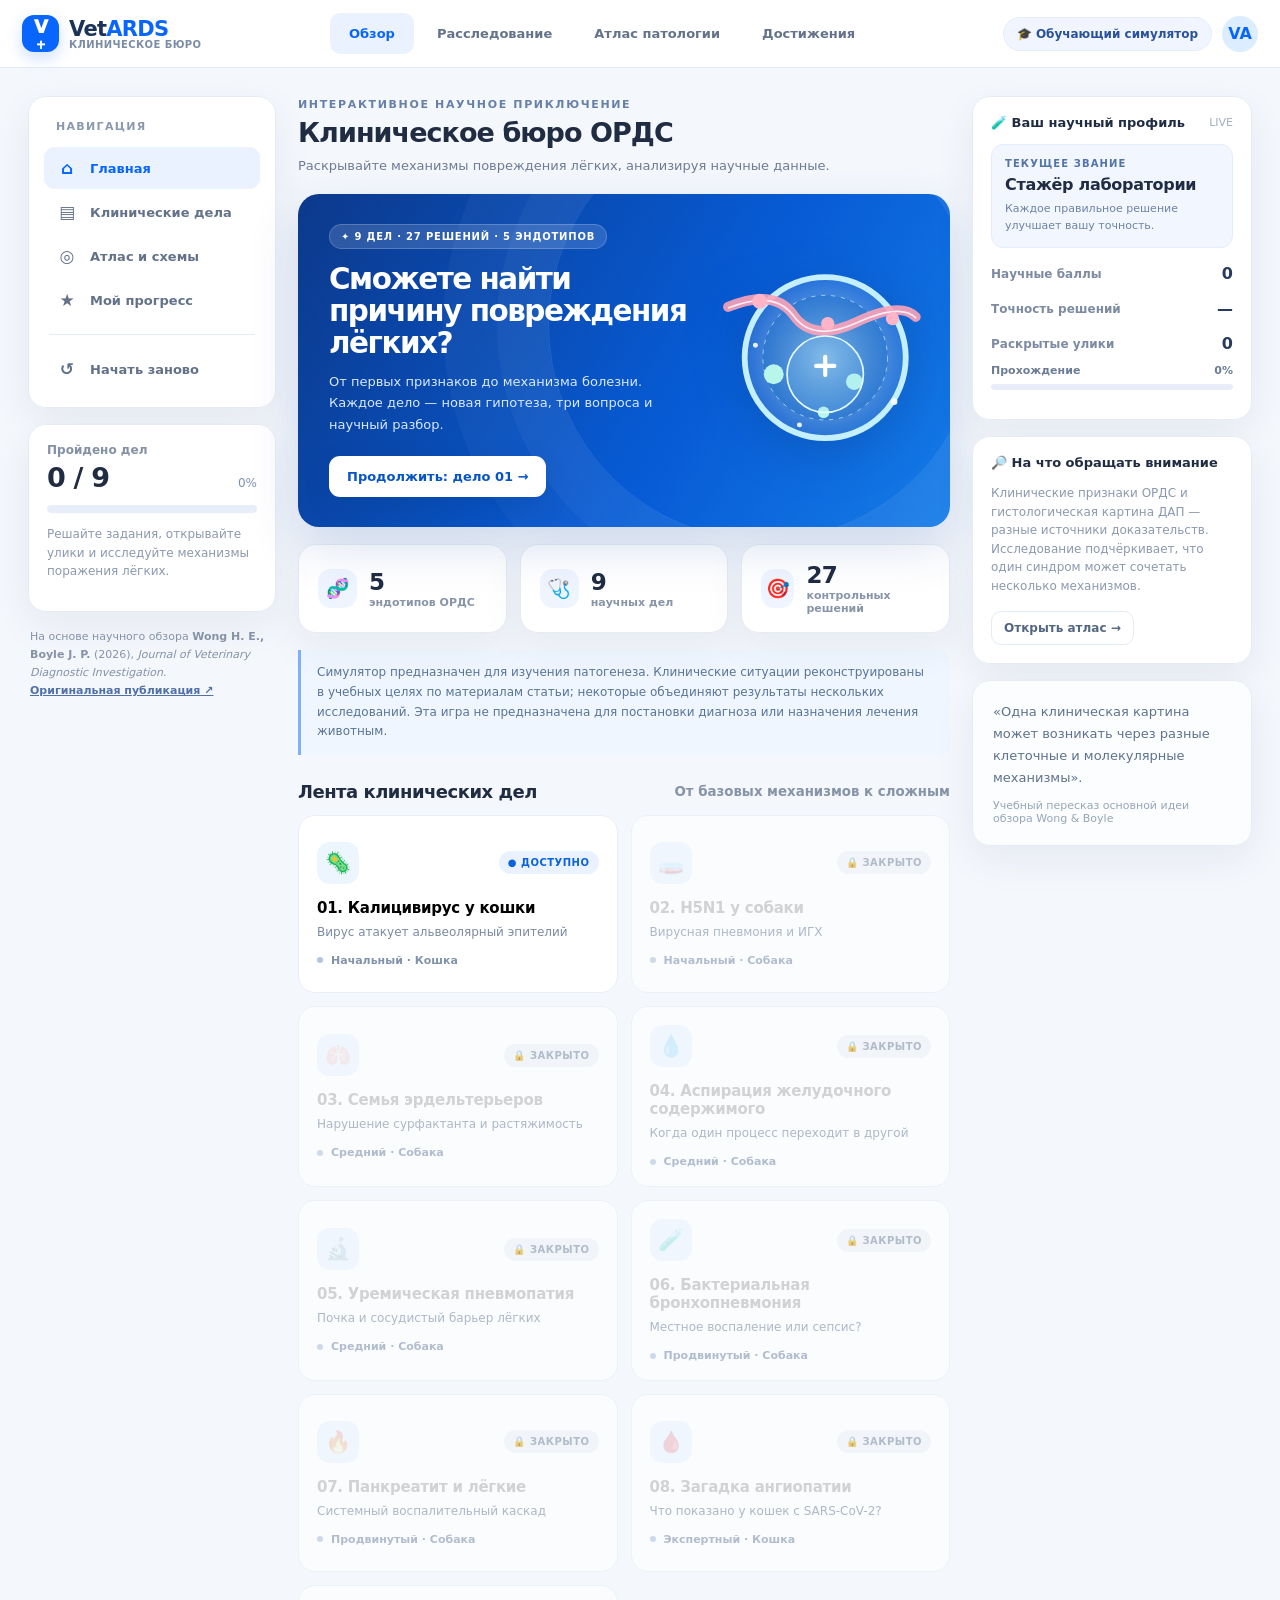
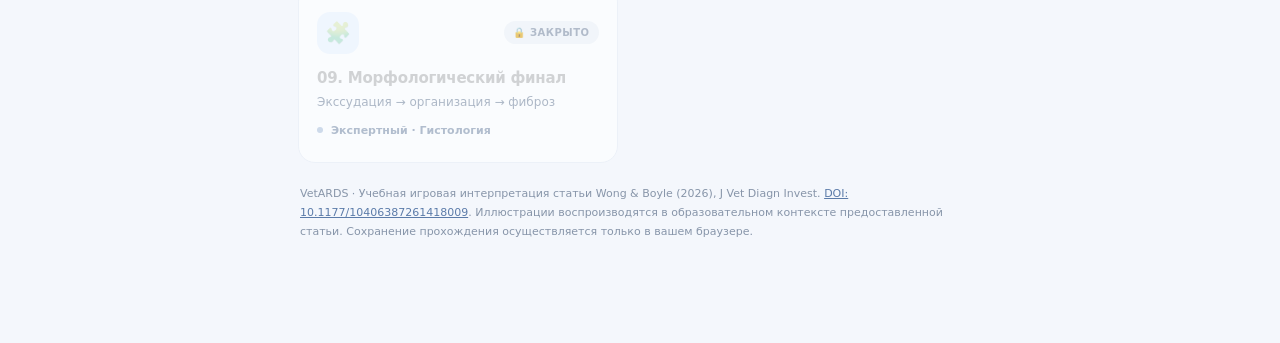
<file: VetARDS/index.html>
<!DOCTYPE html>
<html lang="ru">
<head>
<meta charset="UTF-8" />
<meta name="viewport" content="width=device-width, initial-scale=1" />
<meta name="color-scheme" content="light" />
<meta name="theme-color" content="#0866ff" />
<meta name="description" content="VetARDS: интерактивная учебная игра по эндотипам ОРДС и диффузному альвеолярному повреждению у собак и кошек на основе обзора Wong & Boyle (2026)." />
<title>VetARDS — Клиническое бюро · Научная браузерная игра</title>
<style>
:root{--navy:#182641;--ink:#202c42;--muted:#6e7c94;--line:#e5ebf4;--blue:#0866ff;--blue2:#1259d6;--pale:#f4f7fc;--white:#fff;--green:#078c6c;--amber:#a66415;--rose:#b64267;--purple:#7359cb;--shadow:0 14px 42px rgba(32,55,93,.065);font-family:Inter,ui-sans-serif,system-ui,-apple-system,'Segoe UI',Arial,sans-serif}
*{box-sizing:border-box}html{scroll-behavior:smooth}body{margin:0;background:var(--pale);color:var(--ink);-webkit-font-smoothing:antialiased}button,input{font:inherit}button{cursor:pointer}button:focus-visible,a:focus-visible{outline:3px solid #76b3ff;outline-offset:3px}a{color:#095ed8}button:disabled{cursor:not-allowed}::selection{background:#b4d4ff}
.topbar{height:68px;position:sticky;top:0;z-index:50;background:#fff;border-bottom:1px solid var(--line);display:flex;align-items:center;gap:18px;padding:0 max(22px,calc((100vw - 1530px)/2 + 28px))}
.brand{display:flex;align-items:center;gap:10px;white-space:nowrap;font-weight:860;letter-spacing:-.7px;font-size:21px;color:#1b3259}.mark{height:37px;width:37px;border-radius:12px;display:grid;place-items:center;background:#0866ff;color:white;font-weight:950;font-size:18px;box-shadow:0 6px 16px #0866ff33}.brand span em{font-style:normal;color:var(--blue)}.brand small{display:block;letter-spacing:.04em;font-size:10px;font-weight:800;color:#7b8ca7;margin-top:-2px}.topnav{display:flex;margin:auto;gap:4px}.topnav button{border:0;background:transparent;color:#64738b;font-weight:720;padding:13px 19px;border-radius:10px;font-size:13px}.topnav button:hover{background:#f1f5fc}.topnav button.active{color:var(--blue);background:#eaf2ff}.topright{display:flex;gap:10px;align-items:center}.top-pill{padding:9px 13px;background:#f0f5ff;border:1px solid #e4edfd;border-radius:24px;font-size:12px;font-weight:800;color:#29529c;white-space:nowrap}.avatar{width:36px;height:36px;border-radius:50%;background:#dcedff;display:grid;place-items:center;font-weight:850;color:#0866ff}
.layout{max-width:1530px;margin:auto;padding:28px 28px 80px;display:grid;grid-template-columns:248px minmax(0,1fr) 280px;gap:22px;align-items:start}.left,.right{position:sticky;top:94px}.panel{background:white;border:1px solid #e7ecf4;border-radius:18px;box-shadow:var(--shadow)}.side-nav{padding:15px}.side-head{font-size:11px;font-weight:800;letter-spacing:.12em;text-transform:uppercase;color:#8b99ad;padding:8px 12px 12px}.side-nav button{display:flex;align-items:center;width:100%;gap:12px;border:0;background:transparent;text-align:left;border-radius:11px;padding:11px 12px;color:#637189;font-size:13px;font-weight:725;margin:2px 0}.side-nav button:hover{background:#f5f8fd}.side-nav button.active{background:#eaf2ff;color:#0866ff}.navicon{width:22px;text-align:center;font-size:17px}.side-break{height:1px;background:var(--line);margin:13px 5px}.mini-progress{padding:18px;margin-top:16px}.progress-caption{font-size:12px;color:#8490a6;font-weight:650}.progress-big{display:flex;align-items:baseline;justify-content:space-between;margin:5px 0 12px}.progress-big b{font-size:27px;letter-spacing:-.8px}.progress-big span{color:#7f91b0;font-size:12px}.meter{height:8px;border-radius:10px;background:#e8eef9;overflow:hidden}.meter>div{height:100%;background:linear-gradient(90deg,#0866ff,#5cb2ff);width:0;transition:width .45s}.micro{font-size:12px;color:#8b99ae;line-height:1.55}.side-source{margin:16px 2px 0;color:#8592a7;font-size:11px;line-height:1.65}.side-source a{color:#5070a6;font-weight:700}
.main{min-width:0}.section{display:none}.section.active{display:block;animation:appear .25s ease}@keyframes appear{from{opacity:.55;transform:translateY(7px)}to{opacity:1;transform:none}}.section-head{margin:2px 0 17px;display:flex;justify-content:space-between;gap:15px;align-items:end}.eyebrow{font-size:11px;font-weight:830;letter-spacing:.15em;text-transform:uppercase;color:#6680aa}.section-head h1{margin:6px 0 0;font-size:27px;line-height:1.2;letter-spacing:-.95px}.section-head p{margin:7px 0 0;color:var(--muted);font-size:13px;line-height:1.6}.subtle-link{border:0;background:white;border:1px solid var(--line);padding:9px 12px;border-radius:10px;font-size:12px;font-weight:700;color:#536680}.subtle-link:hover{border-color:#98befe}
.hero{min-height:257px;border-radius:21px;background:linear-gradient(120deg,#0c398b 0%,#075bd5 60%,#157be7 100%);overflow:hidden;color:white;position:relative;display:grid;grid-template-columns:1.2fr .8fr;box-shadow:0 19px 48px #1349a12b;margin-bottom:17px}.hero:before{content:"";position:absolute;width:430px;height:430px;border:1px solid #ffffff1d;border-radius:50%;right:-30px;top:-85px;box-shadow:0 0 0 51px #ffffff09,0 0 0 105px #ffffff08}.hero-copy{position:relative;z-index:2;padding:30px 0 30px 31px}.hero-copy .tag{display:inline-flex;align-items:center;gap:6px;background:#ffffff24;border:1px solid #ffffff33;border-radius:99px;padding:6px 11px;font-size:10px;font-weight:800;letter-spacing:.08em}.hero h2{font-size:clamp(24px,2.3vw,36px);margin:15px 0 11px;line-height:1.08;max-width:430px;letter-spacing:-1.5px}.hero p{font-size:13px;line-height:1.68;max-width:420px;color:#d9e9ff;margin:0 0 20px}.primary{border:none;border-radius:11px;padding:13px 18px;background:var(--blue);color:white;font-weight:800;font-size:13px;box-shadow:0 5px 12px #0866ff21}.primary:hover{background:var(--blue2)}.primary:disabled{opacity:.45}.hero .primary{background:#fff;color:#0754c4;box-shadow:0 8px 25px #07357a30}.hero .primary:hover{background:#e9f5ff}.ghost{border:1px solid #dbe5f1;background:#fff;color:#52617d;border-radius:11px;padding:12px 15px;font-size:13px;font-weight:720}.ghost:hover{background:#f8fbff}.hero-scene{display:flex;align-items:center;justify-content:center;min-width:0;position:relative;z-index:1;padding:10px}.hero-scene svg{width:100%;max-width:270px;filter:drop-shadow(0 12px 24px #04306f66)}
.stat-row{display:grid;grid-template-columns:repeat(3,minmax(0,1fr));gap:13px;margin-bottom:17px}.stat{padding:17px 19px;display:flex;align-items:center;gap:12px}.stat-icon{width:39px;height:39px;display:grid;place-items:center;border-radius:13px;background:#eff5ff;font-size:19px}.stat b{display:block;font-size:23px;letter-spacing:-.7px}.stat span{color:#8895a8;font-size:11px;font-weight:680;display:block;margin-top:1px}
.feed-title{display:flex;align-items:center;justify-content:space-between;margin:26px 0 13px}.feed-title h2{font-size:18px;margin:0;letter-spacing:-.5px}.feed-title small{color:#8794a8;font-weight:700}.case-grid{display:grid;grid-template-columns:repeat(2,minmax(0,1fr));gap:13px}.case-tile{text-align:left;padding:18px;border:1px solid #e7edf5;background:white;border-radius:17px;min-height:178px;transition:transform .15s,box-shadow .15s,border-color .15s;position:relative;overflow:hidden}.case-tile:hover{transform:translateY(-2px);box-shadow:0 11px 30px #28436914;border-color:#b4cfff}.case-tile.locked{opacity:.58}.tile-top{display:flex;justify-content:space-between;align-items:center}.case-symbol{height:42px;width:42px;display:grid;place-items:center;border-radius:13px;background:#edf5ff;font-size:21px}.tile-state{font-size:10px;font-weight:800;letter-spacing:.05em;padding:6px 9px;background:#f0f3f8;color:#8290a6;border-radius:99px}.tile-state.done{color:#078466;background:#e6f8f1}.tile-state.now{color:#0b63dc;background:#eaf2ff}.case-tile h3{font-size:15px;margin:15px 0 6px;letter-spacing:-.25px}.case-tile p{font-size:12px;line-height:1.5;color:#7b8aa0;margin:0}.tile-foot{margin-top:13px;display:flex;align-items:center;gap:8px;font-size:11px;color:#8193ac;font-weight:700}.tiny-dot{width:6px;height:6px;border-radius:50%;background:#b2c4dd}
.rail-box{padding:18px;margin-bottom:16px}.rail-title{display:flex;align-items:center;justify-content:space-between;margin-bottom:14px}.rail-title strong{font-size:13px}.rail-title small{font-size:11px;color:#a3aec1}.rank{background:#f1f6ff;border:1px solid #e2edff;padding:13px;border-radius:12px}.rank-k{font-size:10px;font-weight:850;color:#5374a7;letter-spacing:.11em}.rank-name{font-size:16px;letter-spacing:-.3px;font-weight:830;margin:6px 0}.rank p{font-size:11px;color:#6e82a3;line-height:1.55;margin:0}.rail-stat{margin-top:16px;display:flex;justify-content:space-between;align-items:center;font-size:12px;font-weight:720;color:#7d8aa1}.rail-stat strong{font-size:16px;color:#273b61}.skill{margin:11px 0}.skill span{display:flex;justify-content:space-between;font-size:11px;color:#6b7c94;margin-bottom:7px;font-weight:730}.skill .meter{height:6px}.skill .meter>div{background:linear-gradient(90deg,#6e81dd,#5ac2db)}.quote{padding:20px;background:#fbfdff;color:#5e728d}.quote blockquote{margin:0;font-size:13px;line-height:1.7}.quote cite{display:block;margin-top:10px;font-size:11px;color:#96a6b7;font-style:normal}
.mission-head{background:white;border:1px solid var(--line);border-radius:17px;padding:20px 22px;margin-bottom:16px}.mission-meta{display:flex;align-items:center;gap:8px;flex-wrap:wrap;margin-bottom:9px}.pill{border-radius:99px;padding:6px 10px;font-size:10px;font-weight:850;letter-spacing:.04em;background:#eef3fa;color:#657897}.pill.blue{background:#e7f1ff;color:#0a68e0}.pill.rose{background:#fff0f3;color:#b64069}.mission-head h2{font-size:24px;letter-spacing:-.7px;margin:0 0 6px}.mission-head p{font-size:13px;color:#6f8097;margin:0;line-height:1.65}.scenario{display:grid;grid-template-columns:1fr 175px;gap:12px;padding:21px}.scenario-text .mini-label{font-size:10px;letter-spacing:.14em;font-weight:860;color:#7189b1}.scenario-text h3{font-size:19px;letter-spacing:-.5px;margin:8px 0}.scenario-text p{font-size:13px;line-height:1.78;color:#607187;margin:0}.animal-art{border-radius:16px;min-height:157px;background:linear-gradient(140deg,#edf6ff,#f7edff);display:flex;flex-direction:column;align-items:center;justify-content:center;font-size:65px}.animal-art small{font-size:10px;color:#8a96af;letter-spacing:.09em;font-weight:800;margin-top:12px}.case-stepper{display:flex;gap:8px;margin:0 0 15px}.case-stepper span{flex:1;height:5px;border-radius:7px;background:#e6ecf4}.case-stepper span.filled{background:#0866ff}.clue-title{display:flex;align-items:center;justify-content:space-between;margin:20px 0 11px}.clue-title h3{font-size:14px;margin:0}.clue-title span{color:#8494ad;font-size:11px}.clues{display:grid;grid-template-columns:repeat(3,minmax(0,1fr));gap:10px;margin-bottom:16px}.clue{border:1px dashed #cbd8e9;background:#fff;text-align:left;border-radius:13px;padding:14px 12px;min-height:110px;transition:background .2s,border-color .2s}.clue:hover{background:#f7fbff;border-color:#7db0ff}.clue.revealed{background:#f0f7ff;border:1px solid #cfe2fc}.clue .ico{font-size:20px}.clue b{display:block;font-size:12px;margin:9px 0 5px}.clue p{font-size:11px;color:#6c7c92;line-height:1.5;margin:0}.mission-bottom{display:flex;align-items:center;justify-content:space-between;gap:10px;padding:17px 21px;border-top:1px solid var(--line);color:#8b99ac;font-size:11px}.notice{border-left:3px solid #7eb1fd;background:#eff6ff;color:#597495;padding:13px 16px;font-size:12px;line-height:1.65;border-radius:0 11px 11px 0;margin-bottom:16px}
.question-card{padding:25px 24px}.q-label{display:flex;gap:9px;align-items:center;color:#7789a4;font-size:11px;font-weight:830;margin-bottom:12px}.q-label .number{display:inline-grid;place-items:center;background:#e8f1ff;color:#0b63e1;border-radius:9px;width:29px;height:29px}.question-card h3{font-size:21px;line-height:1.3;margin:0 0 11px;letter-spacing:-.5px}.question-card>p{font-size:13px;line-height:1.65;color:#7988a0;margin:0 0 20px}.choices{display:grid;gap:10px}.choice{background:#fff;border:1px solid #e1e9f3;border-radius:13px;padding:14px 15px;text-align:left;display:flex;align-items:flex-start;gap:12px;width:100%;line-height:1.5;color:#3f506b;font-size:13px;font-weight:700}.choice .letter{font-size:12px;background:#eef3fa;color:#7183a1;display:grid;place-items:center;width:27px;height:27px;flex:none;border-radius:8px;font-weight:850}.choice:hover:not(:disabled){background:#f5f9ff;border-color:#8cb9ff}.choice.correct{border-color:#44b69a;background:#e9faf4;color:#096e56}.choice.wrong{border-color:#eca3af;background:#fff3f4;color:#a03f50}.choice.faded{opacity:.63}.choice.correct .letter{background:#0a9b76;color:white}.choice.wrong .letter{background:#cd5970;color:white}.feedback{margin-top:18px;border-radius:13px;padding:16px 17px;border:1px solid #ccebe0;background:#ecfaf5}.feedback.bad{border-color:#f3cbd4;background:#fff7f8}.feedback h4{margin:0 0 6px;font-size:14px;color:#13725e}.feedback.bad h4{color:#ad3c58}.feedback p{font-size:12px;line-height:1.73;color:#53687d;margin:0}.feedback footer{color:#7790a2;font-weight:750;font-size:10px;margin-top:9px}.q-actions{display:flex;gap:9px;align-items:center;justify-content:space-between;margin-top:20px}.keyboard{font-size:10px;color:#93a0b1}.keyboard kbd{background:#f4f7fa;border:1px solid #e2e9f2;border-radius:4px;padding:2px 5px;font-size:10px}
.debrief{overflow:hidden}.debrief-banner{padding:26px;background:linear-gradient(115deg,#063e96,#0f7ecf);color:white}.debrief-banner .icon{font-size:31px}.debrief-banner h2{font-size:25px;margin:10px 0 6px;letter-spacing:-.8px}.debrief-banner p{margin:0;color:#dcefff;font-size:13px;line-height:1.6}.debrief-body{padding:24px}.debrief-score{display:flex;align-items:center;gap:13px;border:1px solid #e4ecf5;border-radius:13px;padding:14px 17px;margin-bottom:18px}.debrief-score b{font-size:32px;letter-spacing:-1px;color:#0866ff}.debrief-score span{font-size:12px;color:#8190a6}.debrief-body h3{font-size:16px;margin:16px 0 10px}.debrief-body p,.debrief-body li{font-size:13px;color:#5b6f89;line-height:1.75}.debrief-body ul{padding-left:18px}.debrief-actions{display:flex;gap:8px;flex-wrap:wrap;margin-top:20px}
.atlas-grid{display:grid;grid-template-columns:repeat(2,minmax(0,1fr));gap:14px}.atlas-card{padding:21px}.atlas-icon{width:43px;height:43px;display:grid;place-items:center;border-radius:13px;font-size:22px;margin-bottom:15px}.atlas-card h3{font-size:16px;margin:0 0 8px}.atlas-card p{font-size:12px;color:#6f7d92;line-height:1.7;margin:0}.atlas-card .mechanism{margin-top:14px;padding-top:13px;border-top:1px solid var(--line);color:#475d7a;font-size:11px;line-height:1.6;font-weight:690}.atlas-card small{display:block;color:#9aabc1;margin-top:10px}.topic-tabs{display:flex;flex-wrap:wrap;gap:8px;margin-bottom:17px}.topic-tabs button{border:1px solid #dce6f3;background:white;border-radius:10px;padding:9px 13px;color:#687995;font-size:12px;font-weight:740}.topic-tabs button.active{color:#fff;border-color:#0866ff;background:#0866ff}.stage-road{padding:25px}.stage-road h3{font-size:18px;margin:0 0 5px}.stage-road p{font-size:13px;color:#8090a3;line-height:1.7}.timeline{display:grid;grid-template-columns:repeat(3,1fr);gap:14px;margin-top:22px}.phase{border-left:3px solid #c1d8ff;padding-left:13px}.phase:nth-child(2){border-color:#ad9ef6}.phase:nth-child(3){border-color:#f4b973}.phase strong{display:block;font-size:16px;color:#253c61}.phase h4{font-size:12px;margin:9px 0 6px}.phase p{font-size:11px;margin:0;line-height:1.65}.glossary{padding:4px 19px}.term{padding:14px 0;border-bottom:1px solid #eef2f7}.term:last-child{border:none}.term strong{font-size:13px;color:#223956}.term p{font-size:12px;color:#748399;line-height:1.6;margin:5px 0 0}.figure{background:white;padding:17px;margin:13px 0}.figure img{display:block;width:100%;height:auto;border-radius:10px;cursor:zoom-in}.figure figcaption{font-size:11px;line-height:1.65;color:#647794;margin-top:12px}.figure figcaption b{color:#344865}.figure-crop{overflow:hidden;border-radius:12px}.lightbox{inset:0;position:fixed;z-index:100;background:#071627ed;display:none;justify-content:center;align-items:center;padding:55px 25px 25px}.lightbox.open{display:flex}.lightbox img{max-width:100%;max-height:100%;object-fit:contain}.close-x{position:absolute;right:22px;top:17px;border:none;background:#ffffff20;color:white;border-radius:99px;width:38px;height:38px;font-weight:800;font-size:18px}
.result-hero{padding:30px;text-align:center}.result-emblem{font-size:60px}.result-hero h2{font-size:26px;letter-spacing:-.9px;margin:8px 0 5px}.result-hero p{font-size:13px;color:#71829b;line-height:1.7}.result-stats{display:grid;grid-template-columns:repeat(3,1fr);gap:10px;margin:20px 0}.result-stats>div{background:#f3f7fe;border-radius:13px;padding:19px 9px}.result-stats b{display:block;font-size:25px;color:#0b59ca}.result-stats span{font-size:10px;color:#8193ac;font-weight:750}.result-list{padding:0 23px 20px}.result-row{display:flex;align-items:center;justify-content:space-between;gap:12px;padding:13px 0;border-bottom:1px solid #eef2f8;font-size:13px}.result-row small{color:#7a8ca5}.result-row b{color:#2c568e}.end-screen{padding:30px}.end-screen h2{margin:10px 0;font-size:25px}.end-screen p{font-size:13px;color:#657791;line-height:1.75}
.empty{padding:36px;text-align:center;color:#71829b}.empty h3{font-size:19px;color:#2a3f5f}.empty p{font-size:13px;line-height:1.65}.soft-danger{color:#a14b5c;border-color:#f4d6dd}.footerline{margin:22px 2px;color:#8795a9;font-size:11px;line-height:1.7}.footerline a{color:#5b7ba9}
@media (max-width:1210px){.layout{grid-template-columns:218px minmax(0,1fr);max-width:1100px}.right{display:none}.topnav{margin-left:auto;margin-right:0}}
@media (max-width:850px){.layout{display:block;padding:15px 16px 70px}.left{position:static;margin-bottom:17px}.left .side-nav{display:flex;gap:5px;overflow-x:auto;white-space:nowrap;padding:7px}.left .side-nav .side-head,.left .side-nav .side-break{display:none}.left .side-nav button{width:auto;margin:0;flex:none;padding:10px 12px}.left .mini-progress,.left .side-source{display:none}.topbar{padding:0 15px;height:62px}.topnav{display:none}.top-pill{display:none}.brand{font-size:18px}.hero-copy{padding:25px}.hero h2{font-size:27px}.hero{min-height:220px}.case-grid{grid-template-columns:repeat(2,1fr)}}
@media (max-width:580px){.layout{padding:12px 12px 65px}.topbar{height:57px}.topright .avatar{height:32px;width:32px}.brand{font-size:17px}.mark{height:33px;width:33px}.section-head h1{font-size:23px}.section-head p{font-size:12px}.hero{grid-template-columns:1fr;min-height:0}.hero-copy{padding:26px 25px 24px}.hero h2{font-size:29px}.hero-scene{position:absolute;opacity:.17;right:-64px;top:2px;width:230px}.hero p{position:relative}.stat-row{gap:7px}.stat{padding:12px 10px;gap:6px;display:block}.stat-icon{height:29px;width:29px;font-size:15px;border-radius:8px;margin-bottom:7px}.stat b{font-size:20px}.stat span{font-size:10px}.case-grid{grid-template-columns:1fr}.case-tile{min-height:140px}.clues{grid-template-columns:1fr}.clue{min-height:0;display:grid;grid-template-columns:32px 1fr;column-gap:9px;align-items:center}.clue .ico{grid-row:span 2}.clue b{margin:0 0 4px}.clue p{font-size:11px}.scenario{grid-template-columns:1fr 95px;padding:17px}.animal-art{min-height:110px;font-size:48px}.mission-head{padding:19px}.mission-head h2{font-size:21px}.question-card{padding:20px 17px}.question-card h3{font-size:19px}.atlas-grid,.timeline{grid-template-columns:1fr}.q-actions{flex-direction:column;align-items:stretch}.q-actions .primary{width:100%}.keyboard{text-align:center}.mission-bottom{flex-wrap:wrap}.result-stats{gap:6px}.result-stats>div{padding:13px 3px}.result-stats b{font-size:21px}}
@media (prefers-reduced-motion: reduce){*,*:before,*:after{animation:none!important;transition:none!important;scroll-behavior:auto!important}}
</style>
</head>
<body>
<header class="topbar"><div class="brand"><div class="mark">V<span style="font-size:12px">+</span></div><span>Vet<em>ARDS</em><small>КЛИНИЧЕСКОЕ БЮРО</small></span></div><nav class="topnav"><button data-section="home" class="active">Обзор</button><button data-section="mission">Расследование</button><button data-section="atlas">Атлас патологии</button><button data-section="results">Достижения</button></nav><div class="topright"><span class="top-pill">🎓 Обучающий симулятор</span><div class="avatar">VA</div></div></header>
<div class="layout">
<aside class="left"><div class="panel side-nav"><div class="side-head">Навигация</div><button data-section="home" class="active"><span class="navicon">⌂</span>Главная</button><button data-section="mission"><span class="navicon">▤</span>Клинические дела</button><button data-section="atlas"><span class="navicon">◎</span>Атлас и схемы</button><button data-section="results"><span class="navicon">★</span>Мой прогресс</button><div class="side-break"></div><button id="resetNav"><span class="navicon">↺</span>Начать заново</button></div><div class="panel mini-progress"><div class="progress-caption">Пройдено дел</div><div class="progress-big"><b id="sideDone">0 / 9</b><span id="sidePct">0%</span></div><div class="meter"><div id="sideMeter"></div></div><p class="micro">Решайте задания, открывайте улики и исследуйте механизмы поражения лёгких.</p></div><p class="side-source">На основе научного обзора <b>Wong H. E., Boyle J. P.</b> (2026), <i>Journal of Veterinary Diagnostic Investigation</i>.<br><a href="https://doi.org/10.1177/10406387261418009" target="_blank" rel="noopener">Оригинальная публикация ↗</a></p></aside>
<main class="main">
<section class="section active" id="view-home"><div class="section-head"><div><div class="eyebrow">Интерактивное научное приключение</div><h1>Клиническое бюро ОРДС</h1><p>Раскрывайте механизмы повреждения лёгких, анализируя научные данные.</p></div></div>
<div class="hero"><div class="hero-copy"><span class="tag">✦ 9 ДЕЛ · 27 РЕШЕНИЙ · 5 ЭНДОТИПОВ</span><h2>Сможете найти причину повреждения лёгких?</h2><p>От первых признаков до механизма болезни. Каждое дело — новая гипотеза, три вопроса и научный разбор.</p><button class="primary" id="heroStart">Начать расследование →</button></div><div class="hero-scene"><svg viewBox="0 0 290 260" aria-hidden="true"><defs><radialGradient id="bubble"><stop stop-color="#d9f7ff" stop-opacity=".9"/><stop offset="1" stop-color="#8ebdff" stop-opacity=".22"/></radialGradient></defs><circle cx="152" cy="126" r="97" fill="url(#bubble)" stroke="#c4efff" stroke-width="7"/><circle cx="152" cy="126" r="75" fill="#186cc5" fill-opacity=".4" stroke="#defaff" stroke-opacity=".75" stroke-dasharray="5 7"/><path d="M35 65 Q91 42 114 75T190 83T261 77" fill="none" stroke="#fca3b8" stroke-width="12" stroke-linecap="round" opacity=".9"/><path d="M36 66 Q91 44 114 76T190 84T261 78" fill="none" stroke="#ffedf3" stroke-width="2" stroke-linecap="round"/><g fill="#ffb5c7"><circle cx="73" cy="58" r="9"/><circle cx="155" cy="85" r="8"/><circle cx="233" cy="79" r="8"/></g><g fill="#b8f5eb"><circle cx="90" cy="146" r="12"/><circle cx="187" cy="155" r="10"/><circle cx="150" cy="192" r="7"/></g><path d="M152 100c-25 0-46 21-46 46s21 46 46 46 46-21 46-46-21-46-46-46z" fill="#9bddfa" fill-opacity=".17" stroke="#e3fbff" stroke-width="2"/><path d="M141 136h22m-11-11v22" stroke="#fff" stroke-width="5" stroke-linecap="round"/><g fill="#fff" opacity=".9"><circle cx="68" cy="111" r="3"/><circle cx="235" cy="179" r="4"/><circle cx="121" cy="207" r="3"/></g></svg></div></div>
<div class="stat-row"><div class="panel stat"><div class="stat-icon">🧬</div><div><b>5</b><span>эндотипов ОРДС</span></div></div><div class="panel stat"><div class="stat-icon">🩺</div><div><b>9</b><span>научных дел</span></div></div><div class="panel stat"><div class="stat-icon">🎯</div><div><b>27</b><span>контрольных решений</span></div></div></div>
<div class="notice">Симулятор предназначен для изучения патогенеза. Клинические ситуации реконструированы в учебных целях по материалам статьи; некоторые объединяют результаты нескольких исследований. Эта игра не предназначена для постановки диагноза или назначения лечения животным.</div>
<div class="feed-title"><h2>Лента клинических дел</h2><small>От базовых механизмов к сложным</small></div><div id="homeCaseGrid" class="case-grid"></div></section>
<section class="section" id="view-mission"><div class="section-head"><div><div class="eyebrow">Медицинская детективная история</div><h1>Клиническое расследование</h1><p>Изучите досье, откройте улики и оцените научные утверждения.</p></div><button class="subtle-link" id="backToList">Все дела ↗</button></div><div id="missionContent"></div></section>
<section class="section" id="view-atlas"><div class="section-head"><div><div class="eyebrow">Интерактивный справочник</div><h1>Атлас патологии</h1><p>Механизмы повреждения, стадии ДАП и терминологические различия.</p></div></div><div class="topic-tabs" id="atlasTabs"><button data-tab="endotypes" class="active">Пять эндотипов</button><button data-tab="stages">Стадии ДАП</button><button data-tab="glossary">Словарь</button><button data-tab="figures">Иллюстрации</button></div><div id="atlasContent"></div></section>
<section class="section" id="view-results"><div class="section-head"><div><div class="eyebrow">Мастерство и точность</div><h1>Результаты</h1><p>Ваш путь от первого наблюдения к обоснованной гипотезе.</p></div></div><div id="resultContent"></div></section>
<div class="footerline">VetARDS · Учебная игровая интерпретация статьи Wong & Boyle (2026), J Vet Diagn Invest. <a href="https://doi.org/10.1177/10406387261418009" target="_blank" rel="noopener">DOI: 10.1177/10406387261418009</a>. Иллюстрации воспроизводятся в образовательном контексте предоставленной статьи. Сохранение прохождения осуществляется только в вашем браузере.</div>
</main>
<aside class="right"><div class="panel rail-box"><div class="rail-title"><strong>🧪 Ваш научный профиль</strong><small>LIVE</small></div><div class="rank"><div class="rank-k">ТЕКУЩЕЕ ЗВАНИЕ</div><div class="rank-name" id="railRank">Стажёр лаборатории</div><p id="railDescription">Каждая верная интерпретация приближает вас к новому уровню.</p></div><div class="rail-stat"><span>Научные баллы</span><strong id="railPoints">0</strong></div><div class="rail-stat"><span>Точность решений</span><strong id="railAccuracy">—</strong></div><div class="rail-stat"><span>Раскрытые улики</span><strong id="railClues">0</strong></div><div class="skill"><span><b>Прохождение</b><b id="railDonePct">0%</b></span><div class="meter"><div id="railMeter"></div></div></div></div><div class="panel rail-box"><div class="rail-title"><strong>🔎 На что обращать внимание</strong></div><p class="micro" style="margin:0">Клинические признаки ОРДС и гистологическая картина ДАП — разные источники доказательств. Исследование подчёркивает, что один синдром может сочетать несколько механизмов.</p><button class="subtle-link" data-section="atlas" style="margin-top:15px">Открыть атлас →</button></div><div class="panel quote"><blockquote>«Одна клиническая картина может возникать через разные клеточные и молекулярные механизмы».</blockquote><cite>Учебный пересказ основной идеи обзора Wong & Boyle</cite></div></aside>
</div>
<div id="lightbox" class="lightbox" role="dialog" aria-label="Просмотр иллюстрации" aria-modal="true"><button id="closeLightbox" class="close-x" aria-label="Закрыть">✕</button><img id="lightboxImage" alt="Увеличенная иллюстрация"/></div>
<script>
'use strict';
const SOURCE='Wong & Boyle, J Vet Diagn Invest 2026;38(4):695–710';
const CASES=[
{id:'calici',n:1,name:'Калицивирус у кошки',subtitle:'Вирус атакует альвеолярный эпителий',animal:'🐈',kind:'Кошка',badge:'Эпителиальный',difficulty:'Начальный',emoji:'🦠',intro:'В опубликованных наблюдениях тяжёлая калицивирусная инфекция у кошек сопровождалась некрозом пневмоцитов, выраженной фибринозной экссудацией и накоплением макрофагов и нейтрофилов в альвеолах. У части животных исследователи предполагали ОРДС.',clues:[['Морфология','Описаны некроз пневмоцитов, фибрин и воспалительный инфильтрат.'],['Важное отсутствие','Гиалиновые мембраны в этих случаях описаны не были.'],['Локализация антигена','Вирусный антиген обнаружен в пневмоцитах и альвеолярных макрофагах методом ИГХ.']],qs:[{q:'Гиалиновые мембраны не описаны. Какое утверждение о ДАП научно обоснованно?',opts:['ДАП автоматически подтверждено из-за фибрина','ДАП в этих наблюдениях не подтверждено','ДАП можно подтвердить только по тахипноэ'],a:1,why:'Авторы прямо указывают, что гиалиновые мембраны не были описаны, поэтому ДАП не подтверждено. ОРДС предполагали на основании тяжести и остроты процесса.',cite:'С. 703, «Feline calicivirus»; [142].'},{q:'Какой клеточный компонент наиболее непосредственно поражает вирус?',opts:['Альвеолярный эпителий','Гладкомышечные клетки бронхов','Эритроциты'],a:0,why:'Наличие вирусного антигена в пневмоцитах и их некроз указывает на первичное эпителиальное повреждение.',cite:'С. 703; [142].'},{q:'Какой эндотип лучше отражает ведущий механизм?',opts:['Ангиопатия','Системный воспалительный','Эпителиальный','Эндотелиальный'],a:2,why:'Предполагаемый первичный механизм — цитолитическое повреждение пневмоцитов. Остальные клеточные реакции могут присоединяться позже.',cite:'Таблица 3; с. 703.'}],debrief:'Авторы относят калицивирусную инфекцию кошек к эпителиальному эндотипу по локализации вирусного антигена и некрозу пневмоцитов. Предполагаемый ОРДС и подтверждённое гистологически ДАП важно различать.',bullets:['Поражение пневмоцитов поддерживает эпителиальный механизм.','Гиалиновые мембраны в описанных случаях отсутствовали в сообщении.','Следовательно, подтверждение ДАП авторами отсутствует.'],ref:'С. 703; табл. 3; [142].'},
{id:'influenza',n:2,name:'H5N1 у собаки',subtitle:'Вирусная пневмония и ИГХ',animal:'🐕',kind:'Собака',badge:'Эпителиальный',difficulty:'Начальный',emoji:'🧫',intro:'Высокопатогенный вирус гриппа A(H5N1) у собак в опубликованных исследованиях вызывал клинические признаки, соответствующие ОРДС, и острую нейтрофильную интерстициальную пневмонию с фибринозной экссудацией.',clues:[['Метод','Вирус определяли иммуногистохимически в альвеолярных эпителиоцитах и просветных лейкоцитах.'],['Гистология','Описаны острое интерстициальное воспаление, нейтрофилы, фибрин.'],['Видовой нюанс','У кошек при H5N1 было подтверждено ДАП; у собак в этом описании приведены признаки, совместимые с ОРДС.']],qs:[{q:'Какой метод в статье продемонстрировал локализацию вируса в пневмоцитах?',opts:['Иммуногистохимия','Одна лишь аускультация','Спирометрия'],a:0,why:'ИГХ выявляла вирусный антиген внутри альвеолярных эпителиоцитов и лейкоцитов.',cite:'С. 703, «Cytolytic respiratory viruses»; [35, 143].'},{q:'Как точнее передать сведения об ОРДС у собак в этом примере?',opts:['ОРДС исключён из-за фибрина','Описаны клинические признаки, соответствующие ОРДС','У всех собак подтверждено ДАП'],a:1,why:'Авторы используют осторожную формулировку «clinical signs consistent with ARDS». Для кошек отдельно указано подтверждённое ДАП.',cite:'С. 703; [35, 86, 143].'},{q:'Какая классификация наиболее обоснованна?',opts:['Эпителиальный эндотип','Изолированная ангиопатия','Системный эндотип из-за любой инфекции'],a:0,why:'Вирус обнаруживался в клетках альвеолярного эпителия, поэтому авторы рассматривают ведущий процесс как эпителиальное повреждение.',cite:'С. 703; табл. 3.'}],debrief:'Вирусный антиген в пневмоцитах поддерживает эпителиальный эндотип. При этом нельзя подменять клинические признаки, совместимые с ОРДС, подтверждённым гистологическим ДАП.',bullets:['ИГХ помогает локализовать вирусный антиген.','У собак описано острое нейтрофильное интерстициальное воспаление.','У кошек в приведённых данных описано подтверждённое ДАП.'],ref:'С. 703; [35, 86, 143].'},
{id:'surfactant',n:3,name:'Семья эрдельтерьеров',subtitle:'Нарушение сурфактанта и растяжимость',animal:'🐕',kind:'Собака',badge:'Эпителиальный',difficulty:'Средний',emoji:'🫁',intro:'В литературе описана семья эрдельтерьеров с врождённым нарушением сурфактанта. Авторы обзора сообщают о подтверждённом диффузном альвеолярном повреждении и предполагаемом ОРДС.',clues:[['Сурфактант','Дефицит или дисфункция сурфактанта повышает поверхностное натяжение.'],['Механическая нагрузка','Повторные спадение и повторное раскрытие альвеол увеличивают механические сдвиговые нагрузки.'],['Уровень доказательности','В этом сообщении ДАП подтверждено, а ОРДС обозначен как предполагаемый.']],qs:[{q:'Как статья характеризует сочетание ОРДС и ДАП у этих собак?',opts:['Оба доказаны исключительно рентгеном','Предполагаемый ОРДС при подтверждённом ДАП','Оба состояния исключены'],a:1,why:'В оригинале: «Presumed ARDS with confirmed DAD» в семье эрдельтерьеров с врождённым нарушением сурфактанта.',cite:'С. 703; [46].'},{q:'Что происходит при дисфункции сурфактанта?',opts:['Снижается поверхностное натяжение','Повышается поверхностное натяжение, усиливается механическое повреждение пневмоцитов','Появляется только сосудистый спазм'],a:1,why:'Повышенное поверхностное натяжение увеличивает механическую нагрузку на пневмоциты во время дыхания.',cite:'С. 703; [2, 46, 50].'},{q:'К какому эндотипу отнесён этот механизм?',opts:['Местный воспалительный','Ангиопатия','Эпителиальный'],a:2,why:'Первичная дисфункция сурфактанта приводит к механическому повреждению клеток альвеолярного эпителия.',cite:'С. 703; табл. 3.'}],debrief:'Врожденные нарушения сурфактанта демонстрируют, как механические факторы могут формировать эпителиальный эндотип. Важно точно воспроизводить различие «presumed ARDS / confirmed DAD».',bullets:['Сурфактант участвует в стабильности альвеол.','Повышенное поверхностное натяжение повреждает эпителий.','Морфология ДАП и клиническая категория ОРДС оцениваются отдельно.'],ref:'С. 703; [2, 46].'},
{id:'aspiration',n:4,name:'Аспирация желудочного содержимого',subtitle:'Когда один процесс переходит в другой',animal:'🐕',kind:'Собака',badge:'Два механизма',difficulty:'Средний',emoji:'💧',intro:'Учебная реконструкция патогенеза кислотной аспирации по экспериментальным моделям, приведённым в обзоре. Первое воздействие связано с химическим повреждением эпителия; позднее нейтрофильное воспаление может усилить поражение.',clues:[['Первые минуты и часы','Прямое кислотное повреждение альвеолярного эпителия возникает рано.'],['Поздний этап','Около 4 часов в моделях на крысах повреждение сопровождалось притоком нейтрофилов.'],['Важная оговорка','Авторы предлагают два последовательных эндотипических механизма: эпителиальный и местный воспалительный.']],qs:[{q:'Что определяет ранний этап кислотной аспирации?',opts:['Прямое химическое воздействие на эпителий','Преимущественно фиброз альвеол','Только системный сепсис'],a:0,why:'На ранней стадии экспериментально описано химическое повреждение эпителия, а затем вторичные механизмы.',cite:'С. 703–704; [75, 85, 122].'},{q:'Что может усиливать повреждение примерно через 4 часа в экспериментальных моделях?',opts:['Полное прекращение воспаления','Инфильтрация нейтрофилами интерстиция и альвеол','Разрастание зрелого фиброза'],a:1,why:'В опытах на крысах второй этап повреждения совпадал с инфильтрацией нейтрофилов, что поддерживает местный воспалительный механизм.',cite:'С. 704; [61, 85].'},{q:'Как описать эндотипы на разных этапах?',opts:['Только ангиопатия','Эпителиальный → местный воспалительный','Только системный воспалительный'],a:1,why:'Авторы предлагают рассматривать ранний кислотный эффект как эпителиальный механизм, а нейтрофильную иммунопатологию как местный воспалительный.',cite:'С. 704; обсуждение «Acid aspiration».'}],debrief:'Аспирация демонстрирует последовательную смену ведущих механизмов: химическое повреждение эпителия может усиливаться нейтрофильной воспалительной реакцией. На практике классификация зависит от конкретных данных.',bullets:['Ранняя фаза — химическое повреждение пневмоцитов.','Позднее присоединяется выраженное нейтрофильное воспаление.','К одному процессу могут относиться несколько механизмов.'],ref:'С. 703–704; [61, 75, 85, 122].'},
{id:'uremia',n:5,name:'Уремическая пневмопатия',subtitle:'Почка и сосудистый барьер лёгких',animal:'🐕',kind:'Собака',badge:'Эндотелиальный',difficulty:'Средний',emoji:'🔬',intro:'По данным исследования 104 собак с почечной азотемией, у части животных выявляли изменения лёгких, сходные с уремическим пневмонитом человека. Респираторные симптомы были отмечены у 6 собак; этих данных недостаточно для ретроспективного подтверждения ОРДС.',clues:[['Возможная морфология','Альвеолярный отёк, минерализация межальвеолярных перегородок, некроз эпителия и эндотелия.'],['Клиника','У 6 из 104 собак были дыхательные нарушения; подробностей недостаточно для подтверждения ОРДС.'],['Критерии ДАП','В рассмотренных исследованиях собак и кошек гиалиновые мембраны не сообщались.']],qs:[{q:'На каких клетках уремия оказывает ключевое первичное действие в предложенной классификации?',opts:['Преимущественно эндотелий сосудов лёгких','Только клетки бронхиального хряща','Исключительно эритроциты'],a:0,why:'Авторы рассматривают циркулирующие уремические факторы и повреждение лёгочного эндотелия, в том числе повышение проницаемости.',cite:'С. 704; [5, 56, 87].'},{q:'Можно ли на основании дыхательных нарушений у 6 из 104 собак ретроспективно подтвердить ОРДС?',opts:['Да, это достаточный критерий','Нет, клинических деталей недостаточно','Да, ведь у всех было ДАП'],a:1,why:'Авторы прямо указывают, что ретроспективное подтверждение ОРДС невозможно из-за недостатка клинических сведений.',cite:'С. 704; [94].'},{q:'Какой эндотип предлагается для уремического поражения лёгких?',opts:['Эпителиальный','Эндотелиальный','Местный воспалительный'],a:1,why:'Уремия отнесена к эндотелиальному эндотипу на основании влияния циркулирующих факторов на лёгочный эндотелий.',cite:'Таблица 3; с. 704.'}],debrief:'Уремическая пневмопатия иллюстрирует экстрапульмональный источник воздействия на лёгочный эндотелий. Гистологические изменения и диспноэ сами по себе ещё не доказывают ДАП или ОРДС.',bullets:['Действие циркулирующих факторов на эндотелий.','У 104 собак оценивали уремические изменения лёгких.','Отсутствие описанных гиалиновых мембран ограничивает вывод о ДАП.'],ref:'С. 704; [4, 94].'},
{id:'bacteria',n:6,name:'Бактериальная бронхопневмония',subtitle:'Местное воспаление или сепсис?',animal:'🐕',kind:'Собака',badge:'Два механизма',difficulty:'Продвинутый',emoji:'🧪',intro:'Модельная ситуация, объединяющая механизмы, рассмотренные авторами: тяжёлая бактериальная бронхопневмония у собаки может приводить к местному воспалению лёгких; в отдельных случаях инфекция вызывает сепсис с системными сосудистыми эффектами.',clues:[['Локальный путь','Цитокины и нейтрофильное воспаление в лёгких могут повреждать разные анатомические компартменты.'],['Системный путь','Если пневмония осложняется сепсисом, возникает системная воспалительная активация.'],['Ограничение данных','Проспективных контролируемых исследований перехода бронхопневмонии в ОРДС недостаточно.']],qs:[{q:'Если воспаление распространяется в пределах лёгких без установленного сепсиса, какой эндотип наиболее уместен?',opts:['Местный воспалительный','Обязательно системный воспалительный','Ангиопатия'],a:0,why:'Местная распространённая воспалительная реакция может вызывать повреждение альвеол без сепсиса.',cite:'С. 705; [11, 12].'},{q:'Что добавляется, если пневмония вызывает сепсис с системной сосудистой дисрегуляцией?',opts:['Эндотип системного воспалительного ответа','Только врождённая дисфункция сурфактанта','Исключительно эпителиальный эндотип'],a:0,why:'Сепсис формирует системный путь развития ОРДС; исходная пневмония при этом остаётся первичным очагом.',cite:'С. 705; табл. 3.'},{q:'Каков общий вывод об эндотипах бактериальной бронхопневмонии?',opts:['Только один эндотип у всех животных','Оба механизма могут быть применимы в зависимости от клинического процесса','Бронхопневмония не связана с ОРДС'],a:1,why:'В статье выделены два потенциальных пути — местный воспалительный и системный через сепсис.',cite:'С. 705; [11, 12, 163].'}],debrief:'Бронхопневмония — пример возможного перекрытия эндотипов. Вопрос о доминирующем механизме зависит от конкретных данных и требует междисциплинарной оценки.',bullets:['Локальная цитокиновая реакция может вызывать выраженное повреждение лёгких.','Сепсис добавляет системную дисрегуляцию.','Проспективных исследований пока недостаточно.'],ref:'С. 705; табл. 3; [11, 12, 163].'},
{id:'pancreatitis',n:7,name:'Панкреатит и лёгкие',subtitle:'Системный воспалительный каскад',animal:'🐕',kind:'Собака',badge:'Системный',difficulty:'Продвинутый',emoji:'🔥',intro:'В исследовании 109 собак с острым панкреатитом респираторные признаки отмечались у 33 животных, включая 3 случая ветеринарного ОРДС. Другое исследование сообщало о vetALI у 9 из 26 собак с панкреатитом.',clues:[['Первые цифры','33/109 собак имели респираторные признаки; 3/109 — ветОРДС.'],['Второе исследование','У 9 из 26 собак с панкреатитом отмечено vetALI.'],['Механизм','Ведущий источник первичного воспаления расположен вне лёгких.']],qs:[{q:'Где расположен первичный воспалительный источник?',opts:['Вне лёгких — в поджелудочной железе','Только в стенке альвеол','В плевральной полости'],a:0,why:'Острый панкреатит — внепульмональное воспалительное событие, способное вызывать системный ответ.',cite:'С. 705; [63, 68, 92].'},{q:'Какие числовые данные правильно передают первое исследование собак?',opts:['33/109 с респираторными признаками, 3/109 с vetARDS','Все 109 имели подтверждённое ДАП','9/109 умерли от ангиопатии'],a:0,why:'Эти числа приведены в обзоре именно для исследования 109 собак с острым панкреатитом.',cite:'С. 705; [92].'},{q:'Какой эндотип ОРДС наиболее соответствует патогенезу?',opts:['Системный воспалительный','Первичный эпителиальный вирусный','Изолированная ангиопатия'],a:0,why:'В обзоре панкреатит рассматривается как причина системной воспалительной активации, способной привести к ОРДС.',cite:'Таблица 3; с. 705.'}],debrief:'Панкреатит показывает связь внепульмонального воспалительного процесса и дыхательных осложнений. Числа относятся к разным исследованиям и не должны механически объединяться.',bullets:['Панкреатит способен сопровождаться ветALI и ветARDS.','Системное воспаление вовлекает эндотелий и микроциркуляцию.','Данные выборок важно сохранять с корректными знаменателями.'],ref:'С. 705; [63, 68, 92].'},
{id:'angiopathy',n:8,name:'Загадка ангиопатии',subtitle:'Что показано у кошек с SARS-CoV-2?',animal:'🐈',kind:'Кошка',badge:'Границы доказательств',difficulty:'Экспертный',emoji:'🩸',intro:'Исследования людей и экспериментальных моделей показали связь SARS-CoV-2 с микрососудистым тромбозом. Однако в описанных в обзоре естественных случаях у домашних и диких кошачьих после смерти не выявляли лёгочных микротромботических изменений.',clues:[['Суть ангиопатии','Эндотелиальная дисфункция, вазоконстрикция, прокоагулянтное состояние, микротромбы.'],['Данные о кошачьих','При естественной инфекции SARS-CoV-2 лёгочные микротромбы не были обнаружены при патологоанатомическом исследовании.'],['Позиция авторов','В ветеринарии этот эндотип недостаточно обособлен и, возможно, входит в эндотелиальный эндотип.']],qs:[{q:'Что характерно для предполагаемого ангиопатического эндотипа?',opts:['Микротромбоз и сосудистая дисрегуляция','Исключительно некроз бронхиального эпителия','Только гиперплазия пневмоцитов II типа'],a:0,why:'Ангиопатия — протромботическое сосудистое повреждение с микротромбозами.',cite:'С. 701, «Angiopathy ARDS endotype»; [30, 118].'},{q:'Какие изменения отмечены в рассмотренных естественных случаях SARS-CoV-2 у кошачьих?',opts:['Во всех случаях доказаны микротромбы','Микротромботические изменения лёгких не выявлены','Описано подтверждённое ДАП в каждом случае'],a:1,why:'Авторы отмечают отсутствие выявленных при посмертном исследовании лёгочных микротромбов у естественно инфицированных домашних и недомашних кошачьих.',cite:'С. 701; [53, 117].'},{q:'Как авторы оценивают выделение отдельного эндотипа ангиопатии в ветеринарии?',opts:['Он однозначно доказан для всех кошек','Его возможно целесообразнее рассматривать как часть эндотелиального эндотипа','Ангиопатия не имеет отношения к сосудам'],a:1,why:'Из-за ограниченности ветеринарных примеров авторы предлагают возможное включение ангиопатического механизма в эндотелиальный эндотип.',cite:'С. 701; обсуждение ангиопатии.'}],debrief:'Ключевой урок — биомедицинскую классификацию нельзя автоматически переносить между видами. Пять эндотипов представляют исследовательскую рамку; ветеринарные доказательства неодинаково убедительны.',bullets:['В модели людей ангиопатия связана с микротромбозом.','В описанных естественных инфекциях кошачьих микротромбов не обнаружили.','Для ветОРДС этот эндотип остаётся концептуально спорным.'],ref:'С. 701; [53, 117].'},
{id:'stages',n:9,name:'Морфологический финал',subtitle:'Экссудация → организация → фиброз',animal:'🔬',kind:'Гистология',badge:'Стадии ДАП',difficulty:'Экспертный',emoji:'🧩',intro:'Заключительное дело посвящено классическим стадиям диффузного альвеолярного повреждения. Авторы описывают временные интервалы, которые частично перекрываются и зависят от выраженности и продолжающегося воздействия.',clues:[['Экссудативная','Примерно 0–7 суток: гиалиновые мембраны, отёк ± кровоизлияния, нейтрофилы, тромбоз.'],['Пролиферативная','Начало через 3–7 суток: гиперплазия пневмоцитов II типа, пролиферация фибробластов и миофибробластов.'],['Фиброзирующая','При тяжёлом поражении распространённый фиброз становится выраженным примерно к 14-м суткам.']],qs:[{q:'Какой гистологический признак наиболее типичен для экссудативной стадии ДАП?',opts:['Гиалиновые мембраны','Только зрелые рубцовые тяжи','Нормальный эпителий без изменений'],a:0,why:'Гиалиновые мембраны — классический признак экссудативного ДАП; в очень ранних повреждениях до 24 ч морфология может быть скудной.',cite:'С. 697; табл. 2; рис. 1A.'},{q:'Когда начинается пролиферативная/организующая фаза по данным статьи?',opts:['Через 3–7 суток после повреждения','Всегда в первые 10 минут','Только через 6 месяцев'],a:0,why:'Авторы описывают начало восстановительной пролиферативной фазы через 3–7 суток, с гиперплазией пневмоцитов II типа.',cite:'С. 697; [83].'},{q:'Какой исход возможен при более тяжёлом продолжительном повреждении?',opts:['Распространённый фиброз примерно к 14 суткам','Обязательное полное восстановление у всех животных','Доказательство ОРДС без клинических критериев'],a:0,why:'Более тяжёлые повреждения могут переходить в фиброзирующую стадию, при которой фиброз становится выраженным примерно к 14 суткам.',cite:'С. 697; табл. 2; [83].'}],debrief:'Стадии ДАП отражают развитие морфологических изменений. Они перекрываются во времени, а тяжесть повреждения определяет вероятность разрешения или фиброзирования.',bullets:['Экссудативная: гиалиновые мембраны и отёк (0–7 дней).','Пролиферативная: гиперплазия пневмоцитов II типа (начинается через 3–7 дней).','Фиброзирующая: при тяжёлых повреждениях возможен выраженный фиброз примерно к 14 дню.'],ref:'С. 697–699; рис. 1; табл. 2; [27, 83].'}
];
const ENDOTYPES=[
{emoji:'🫁',title:'Эпителиальный',c:'#eaf5ff',mechanism:'Повреждение пневмоцитов I и II типов, снижение транспорта и удаления альвеолярной жидкости.',example:'Грипп A, калицивирус кошек, дисфункция сурфактанта, токсические воздействия.',ref:'С. 699, 703–704; табл. 3.'},
{emoji:'💧',title:'Эндотелиальный',c:'#f0eaff',mechanism:'Повреждение сосудистого барьера, повышение проницаемости и нейтрофильная адгезия.',example:'Уремическая пневмопатия.',ref:'С. 699–700, 704; табл. 3.'},
{emoji:'🔥',title:'Местный воспалительный',c:'#fff1e8',mechanism:'Распространение местного воспаления, нейтрофильные медиаторы, активированные альвеолярные макрофаги.',example:'Бронхопневмония; более позднее воспалительное усиление при аспирации кислоты.',ref:'С. 700, 704–705; табл. 3.'},
{emoji:'🩸',title:'Ангиопатия',c:'#ffeaf1',mechanism:'Вазоконстрикция, протромботический фенотип эндотелия, микрососудистые тромбы.',example:'Сильнее обоснован исследованиями людей с COVID-19; самостоятельность в ветеринарии обсуждается.',ref:'С. 701; табл. 3.'},
{emoji:'🌐',title:'Системный воспалительный',c:'#e8f9f2',mechanism:'Внепульмональное или распространённое воспаление, системная активация эндотелия и дисрегуляция сосудов.',example:'Сепсис, панкреатит; бронхопневмония, осложнённая сепсисом.',ref:'С. 701–705; табл. 3.'}
];
const TERMS=[['ОРДС / ARDS','Острый респираторный дистресс-синдром — клинически определяемая гипоксемическая дыхательная недостаточность с нарушением газообмена.'],['ветОРДС / vetARDS','Ветеринарный острый респираторный дистресс-синдром; в статье приведены исторические критерии, пересмотр которых ожидался в 2026 г.'],['ДАП / DAD','Диффузное альвеолярное повреждение — гистологический паттерн острого повреждения альвеолярных эпителиальных и эндотелиальных клеток.'],['Эндотип','Исследовательская классификация по ведущему патофизиологическому механизму повреждения.'],['Фенотип P1 / P2','В исследованиях людей описаны гиповоспалительный (P1) и гипервоспалительный (P2) подфенотипы; для собак и кошек они не определены.'],['Гиалиновые мембраны','Характерный гистологический признак экссудативного ДАП.'],['SIRS / ССВО','Синдром системного воспалительного ответа; может быть вызван инфекционными и неинфекционными причинами.'],['Sepsis / сепсис','Жизнеугрожающая органная дисфункция, вызванная дисрегулированным ответом организма на инфекцию.'],['NCPE / некардиогенный отёк лёгких','Накопление жидкости в интерстиции или альвеолах, не вызванное сердечной причиной или перегрузкой объёмом.'],['Пневмоцит II типа','Клетка альвеолярного эпителия, участвующая в продукции сурфактанта и восстановлении эпителия.']];
const KEY='vetards_2026_game_v1';
function newProgress(){return{current:'calici',step:'intro',qi:0,records:{},atlasTab:'endotypes'}}
let state;try{const saved=JSON.parse(localStorage.getItem(KEY)||'null');state=saved&&saved.records&&CASES.some(c=>c.id===saved.current)?{...newProgress(),...saved}:newProgress()}catch(e){state=newProgress()}
function getRecord(c){if(!state.records[c.id])state.records[c.id]={answers:[],clues:[],finished:false};return state.records[c.id]}
function save(){try{localStorage.setItem(KEY,JSON.stringify(state))}catch(e){}}
function total(){let answered=0,correct=0,done=0,opened=0;CASES.forEach(c=>{const r=getRecord(c);answered+=r.answers.length;correct+=r.answers.filter((v,i)=>v===c.qs[i].a).length;opened+=r.clues.length;done+=r.finished?1:0});return{answered,correct,done,opened,points:correct*100+Math.max(0,correct-(answered-correct))*10,accuracy:answered?Math.round(correct/answered*100):null}}
function maxUnlocked(){let n=0;for(let i=0;i<CASES.length;i++){if(getRecord(CASES[i]).finished)n=i+1;else break}return Math.min(CASES.length-1,n)}
function rank(t){return t.done===9?'Главный научный эксперт':t.correct>=22?'Ведущий исследователь':t.correct>=14?'Клинический аналитик':t.correct>=7?'Ординатор лаборатории':'Стажёр лаборатории'}
function byId(id){return document.getElementById(id)}
function show(section){document.querySelectorAll('.section').forEach(el=>el.classList.toggle('active',el.id==='view-'+section));document.querySelectorAll('[data-section]').forEach(el=>el.classList.toggle('active',el.dataset.section===section));if(section==='home')renderHome();if(section==='mission')renderMission();if(section==='atlas')renderAtlas();if(section==='results')renderResults();updateStats();window.scrollTo({top:0,behavior:'smooth'})}
function updateStats(){const t=total();byId('sideDone').textContent=`${t.done} / 9`;byId('sidePct').textContent=Math.round(t.done/9*100)+'%';byId('sideMeter').style.width=(t.done/9*100)+'%';byId('railRank').textContent=rank(t);byId('railPoints').textContent=t.correct*100;byId('railAccuracy').textContent=t.accuracy===null?'—':t.accuracy+'%';byId('railClues').textContent=t.opened;byId('railDonePct').textContent=Math.round(t.done/9*100)+'%';byId('railMeter').style.width=t.done/9*100+'%';byId('railDescription').textContent=t.done===9?'Все клинические дела пройдены. Пересмотрите спорные ответы для закрепления.':'Каждое правильное решение улучшает вашу точность.'}
function caseTile(c,i){const r=getRecord(c),locked=i>maxUnlocked();return `<button class="case-tile ${locked?'locked':''}" data-case="${c.id}" aria-label="${locked?'Недоступно пока: ':''}${c.name}" ${locked?'disabled':''}><div class="tile-top"><div class="case-symbol">${c.emoji}</div><span class="tile-state ${r.finished?'done':i===maxUnlocked()?'now':''}">${r.finished?'✓ ПРОЙДЕНО':locked?'🔒 ЗАКРЫТО':'● ДОСТУПНО'}</span></div><h3>${String(i+1).padStart(2,'0')}. ${c.name}</h3><p>${c.subtitle}</p><div class="tile-foot"><span class="tiny-dot"></span>${c.difficulty} · ${c.kind}</div></button>`}
function renderHome(){byId('homeCaseGrid').innerHTML=CASES.map(caseTile).join('');const n=maxUnlocked();byId('heroStart').textContent=total().done===9?'Посмотреть итоги →':'Продолжить: дело '+String(n+1).padStart(2,'0')+' →'}
function startOrResume(){if(total().done===9){show('results');return}chooseCase(CASES[maxUnlocked()].id)}
function chooseCase(id){const i=CASES.findIndex(c=>c.id===id);if(i<0||i>maxUnlocked())return;state.current=id;const r=getRecord(CASES[i]);state.step=r.finished?'debrief':r.answers.length?'question':'intro';state.qi=Math.min(2,r.answers.length);save();show('mission')}
function clueMarkup(c,r,i){const isOpen=r.clues.includes(i),clue=c.clues[i];return `<button class="clue ${isOpen?'revealed':''}" data-clue="${i}" aria-expanded="${isOpen?'true':'false'}"><span class="ico">${['📋','🔬','🧠'][i]}</span><b>${clue[0]} ${isOpen?'✓':''}</b><p>${isOpen?clue[1]:'Нажмите, чтобы изучить улику'}</p></button>`}
function missionScaffold(c,r,inside){return `<div class="mission-head"><div class="mission-meta"><span class="pill blue">ДЕЛО ${String(c.n).padStart(2,'0')} / 09</span><span class="pill">${c.kind}</span><span class="pill rose">${c.difficulty}</span></div><h2>${c.name}</h2><p>${c.subtitle}</p></div>${inside}<div class="clue-title"><h3>🗂 Материалы дела</h3><span>${r.clues.length} из 3 улик открыто</span></div><div class="clues">${c.clues.map((cl,i)=>clueMarkup(c,r,i)).join('')}</div><div class="notice">Данные — учебная интерпретация обзора. Они не заменяют полноценное клиническое обследование, патологическую диагностику или видоспецифические протоколы.</div>`}
function renderMission(){const c=CASES.find(c=>c.id===state.current)||CASES[0],r=getRecord(c);let inside='';if(state.step==='intro'){inside=`<div class="panel"><div class="scenario"><div class="scenario-text"><div class="mini-label">ДОСЬЕ / ПЕРВИЧНОЕ СООБЩЕНИЕ</div><h3>Что известно на данный момент?</h3><p>${c.intro}</p></div><div class="animal-art">${c.animal}<small>${c.kind.toUpperCase()}</small></div></div><div class="mission-bottom"><span>📖 Читайте внимательно: каждый нюанс имеет значение.</span><button class="primary" id="beginQuestions">Перейти к решениям →</button></div></div>`}
else if(state.step==='question'){const q=c.qs[state.qi],sel=r.answers[state.qi],answered=sel!==undefined,good=sel===q.a;const choices=q.opts.map((option,i)=>{let cls=answered?(i===q.a?'correct':i===sel?'wrong':'faded'):'';return `<button class="choice ${cls}" data-answer="${i}" ${answered?'disabled':''}><span class="letter">${String.fromCharCode(65+i)}</span><span>${option}</span></button>`}).join('');inside=`<div class="case-stepper" aria-label="Этап вопросов">${[0,1,2].map(i=>`<span class="${i<=state.qi?'filled':''}"></span>`).join('')}</div><div class="panel question-card"><div class="q-label"><span class="number">${state.qi+1}</span><span>ВОПРОС ${state.qi+1} ИЗ 3 · ${['Оценка данных','Патогенетический механизм','Научный вывод'][state.qi]}</span></div><h3>${q.q}</h3><p>Выберите одно наиболее обоснованное утверждение.</p><div class="choices">${choices}</div>${answered?`<div class="feedback ${good?'':'bad'}" role="status"><h4>${good?'✓ Точный научный вывод · +100 баллов':'✕ Вывод требует корректировки'}</h4><p>${q.why}</p><footer>Источник: ${q.cite}</footer></div>`:''}<div class="q-actions"><div class="keyboard">${answered?'Решение зафиксировано':'Быстрый выбор: клавиши'} <kbd>1</kbd>–<kbd>${q.opts.length}</kbd></div><button class="primary" id="nextQuestion" ${answered?'':'disabled'}>${state.qi===2?'Завершить дело →':'Следующее решение →'}</button></div></div>`}
else if(state.step==='debrief'){const points=r.answers.filter((v,i)=>v===c.qs[i].a).length;inside=`<div class="panel debrief"><div class="debrief-banner"><div class="icon">${points===3?'🏅':'🔎'}</div><h2>${points===3?'Дело раскрыто без ошибок!':'Расследование завершено'}</h2><p>${c.debrief}</p></div><div class="debrief-body"><div class="debrief-score"><b>${points}/3</b><span>Точных научных решений<br>${points===3?'Превосходный результат':'Разбор поможет закрепить материал'}</span></div><h3>Главные находки</h3><ul>${c.bullets.map(x=>'<li>'+x+'</li>').join('')}</ul><p><strong>Основание:</strong> ${c.ref}</p><div class="debrief-actions"><button class="primary" id="nextCaseBtn">${c.n===9?'Итоговые результаты →':'Следующее дело →'}</button><button class="ghost" id="replayBtn">↺ Повторить дело</button><button class="ghost" data-section="atlas">◎ Атлас</button></div></div></div>`}
byId('missionContent').innerHTML=missionScaffold(c,r,inside);updateStats()}
function revealClue(index){const c=CASES.find(c=>c.id===state.current),r=getRecord(c);if(!r.clues.includes(index))r.clues.push(index);save();renderMission()}
function answer(index){if(state.step!=='question')return;const c=CASES.find(c=>c.id===state.current),r=getRecord(c);if(r.answers[state.qi]!==undefined)return;const q=c.qs[state.qi];if(index<0||index>=q.opts.length)return;r.answers[state.qi]=index;save();renderMission()}
function proceed(){const c=CASES.find(c=>c.id===state.current),r=getRecord(c);if(r.answers[state.qi]===undefined)return;if(state.qi<2){state.qi++;state.step='question'}else{r.finished=true;state.step='debrief'}save();renderMission();updateStats();window.scrollTo({top:0,behavior:'smooth'})}
function repeatCase(){if(!confirm('Повторить это дело? Предыдущие ответы по нему будут заменены.'))return;const c=CASES.find(c=>c.id===state.current);state.records[c.id]={answers:[],clues:[],finished:false};state.step='intro';state.qi=0;save();renderMission();updateStats()}
function finishCase(){const c=CASES.find(c=>c.id===state.current);if(c.n===9){show('results');return}chooseCase(CASES[c.n].id)}
function renderAtlas(){const tab=state.atlasTab;document.querySelectorAll('[data-tab]').forEach(btn=>btn.classList.toggle('active',btn.dataset.tab===tab));if(tab==='endotypes')byId('atlasContent').innerHTML=`<div class="notice">Пять эндотипов — предложенная авторами исследовательская классификация. Молекулярные сигнатуры продолжают изучаться; у собак и кошек подфенотипы ОРДС пока не определены.</div><div class="atlas-grid">${ENDOTYPES.map(e=>`<div class="panel atlas-card"><div class="atlas-icon" style="background:${e.c}">${e.emoji}</div><h3>${e.title}</h3><p>${e.mechanism}</p><div class="mechanism"><b>Примеры:</b> ${e.example}</div><small>${e.ref}</small></div>`).join('')}</div>`;
else if(tab==='stages')byId('atlasContent').innerHTML=`<div class="panel stage-road"><h3>От острого повреждения к возможному фиброзу</h3><p>Стадии частично перекрываются. ДАП может разрешиться после пролиферативной фазы либо перейти в фиброзирование при тяжёлом поражении.</p><div class="timeline"><div class="phase"><strong>0–7 дней</strong><h4>Экссудативная</h4><p>Гиалиновые мембраны, отёк, возможные геморрагии, нейтрофильные инфильтраты и тромбоз.</p></div><div class="phase"><strong>3–7 дней</strong><h4>Пролиферативная</h4><p>Начало репарации, гиперплазия пневмоцитов II типа, фибробласты и миофибробласты.</p></div><div class="phase"><strong>~14-й день</strong><h4>Фиброзирующая</h4><p>При тяжёлом повреждении возможно выраженное фиброзирование альвеолярных структур.</p></div></div><p style="margin-top:23px;font-size:11px">По Wong & Boyle, с. 697–699; рис. 1; табл. 2. При поражении младше 24 ч гистологические изменения могут быть минимальными.</p></div>`;
else if(tab==='glossary')byId('atlasContent').innerHTML=`<div class="panel glossary">${TERMS.map(x=>`<div class="term"><strong>${x[0]}</strong><p>${x[1]}</p></div>`).join('')}</div>`;
else byId('atlasContent').innerHTML=`<div class="notice">Ниже воспроизведены оригинальные фигуры из предоставленной научной статьи. Кликните на изображение для увеличения. Иллюстрации предназначены для учебного использования вместе с библиографической ссылкой на источник.</div><figure class="panel figure"><img src="assets/figure1.png" data-zoom="1" alt="Гистологические изображения A–H: признаки диффузного альвеолярного повреждения у собак и кошек" loading="lazy"><figcaption><b>Рисунок 1.</b> Классические гистологические признаки ДАП у собак и кошек. A — гиалиновые мембраны; B — отёк альвеолярных перегородок; C — нейтрофильные инфильтраты; D — лёгочный тромб; E — пролиферация фибробластов; F — гиперплазия пневмоцитов II типа; G — хронический интерстициальный фиброз; H — ремоделирование сосудов. Окраска гематоксилином и эозином. С. 698.</figcaption></figure><figure class="panel figure"><img src="assets/figure2.png" data-zoom="1" alt="Механизмы пяти эндотипов острого респираторного дистресс-синдрома" loading="lazy"><figcaption><b>Рисунок 2.</b> Схематическое сопоставление ключевых клеточных и сосудистых механизмов пяти предполагаемых эндотипов ОРДС (оригинальная англоязычная фигура). С. 700. Подробности доступны в разделе «Пять эндотипов».</figcaption></figure>`}
function renderResults(){const t=total();let body='';if(t.answered===0){body=`<div class="panel empty"><div style="font-size:45px">🔭</div><h3>Исследование только начинается</h3><p>Начните первое дело: откройте улики и ответьте на вопросы. Ваш результат появится здесь.</p><button class="primary" id="resultsStart">Начать играть →</button></div>`}else{body=`<div class="panel result-hero"><div class="result-emblem">${t.done===9?'🏆':'🏅'}</div><h2>${rank(t)}</h2><p>${t.done===9?'Вы завершили всю исследовательскую кампанию.':'У вас уже есть первые научные результаты. Продолжайте расследование.'}</p><div class="result-stats"><div><b>${t.correct}/${t.answered}</b><span>Верные ответы</span></div><div><b>${t.accuracy}%</b><span>Точность</span></div><div><b>${t.done}/9</b><span>Дела</span></div></div><div class="debrief-actions" style="justify-content:center"><button class="primary" id="resultsContinue">${t.done===9?'Пересмотреть дела':'Продолжить →'}</button><button class="ghost" id="exportResults">Экспорт результатов ↓</button></div></div><div class="panel result-list" style="margin-top:14px">${CASES.map(c=>{const r=getRecord(c),a=r.answers.filter((v,i)=>v===c.qs[i].a).length;return `<div class="result-row"><span>${c.emoji} ${c.name}</span><small>${r.finished?`<b>${a}/3</b>`:'—'}</small></div>`}).join('')}</div>`}byId('resultContent').innerHTML=body}
function exportResults(){const t=total();const lines=['VetARDS — Клиническое бюро','Результаты учебной игры по Wong & Boyle (2026)','',`Пройдено дел: ${t.done}/9`,`Верные ответы: ${t.correct}/${t.answered}`,`Точность: ${t.accuracy===null?'—':t.accuracy+'%'}`,'',...CASES.map(c=>{const r=getRecord(c);return`${String(c.n).padStart(2,'0')}. ${c.name}: ${r.finished?r.answers.filter((v,i)=>v===c.qs[i].a).length+'/3':'не завершено'}`}),'',SOURCE,'https://doi.org/10.1177/10406387261418009'];const blob=new Blob([lines.join('\n')],{type:'text/plain;charset=utf-8'});const url=URL.createObjectURL(blob);const a=document.createElement('a');a.href=url;a.download='VetARDS_результаты.txt';a.click();setTimeout(()=>URL.revokeObjectURL(url),500)}
function resetAll(){if(!confirm('Удалить сохранённый прогресс и начать кампанию заново?'))return;state=newProgress();save();show('home')}
document.addEventListener('click',e=>{const sectionButton=e.target.closest('[data-section]');if(sectionButton){show(sectionButton.dataset.section);return}const caseButton=e.target.closest('[data-case]');if(caseButton){chooseCase(caseButton.dataset.case);return}const tab=e.target.closest('[data-tab]');if(tab){state.atlasTab=tab.dataset.tab;save();renderAtlas();return}const clue=e.target.closest('[data-clue]');if(clue){revealClue(Number(clue.dataset.clue));return}const choice=e.target.closest('[data-answer]');if(choice){answer(Number(choice.dataset.answer));return}const zoom=e.target.closest('[data-zoom]');if(zoom){byId('lightboxImage').src=zoom.src;byId('lightbox').classList.add('open');return}if(e.target.id==='heroStart'||e.target.id==='resultsStart'){startOrResume();return}if(e.target.id==='resultsContinue'){total().done===9?show('home'):startOrResume();return}if(e.target.id==='beginQuestions'){state.step='question';state.qi=0;save();renderMission();return}if(e.target.id==='nextQuestion'){proceed();return}if(e.target.id==='nextCaseBtn'){finishCase();return}if(e.target.id==='replayBtn'){repeatCase();return}if(e.target.id==='backToList'){show('home');return}if(e.target.id==='resetNav'){resetAll();return}if(e.target.id==='exportResults'){exportResults();return}if(e.target.id==='closeLightbox'||e.target.id==='lightbox'){byId('lightbox').classList.remove('open')}});
document.addEventListener('keydown',e=>{if(e.key==='Escape'){byId('lightbox').classList.remove('open');return}if(!byId('view-mission').classList.contains('active')||e.ctrlKey||e.metaKey||e.altKey||['INPUT','TEXTAREA'].includes(document.activeElement.tagName))return;if(state.step==='question'){const c=CASES.find(c=>c.id===state.current),r=getRecord(c),q=c.qs[state.qi];if(/^[1-5]$/.test(e.key)&&r.answers[state.qi]===undefined&&Number(e.key)<=q.opts.length)answer(Number(e.key)-1);else if(e.key==='Enter'&&r.answers[state.qi]!==undefined)proceed()}});
renderHome();renderMission();renderAtlas();renderResults();updateStats();
</script>
</body>
</html>
</file>
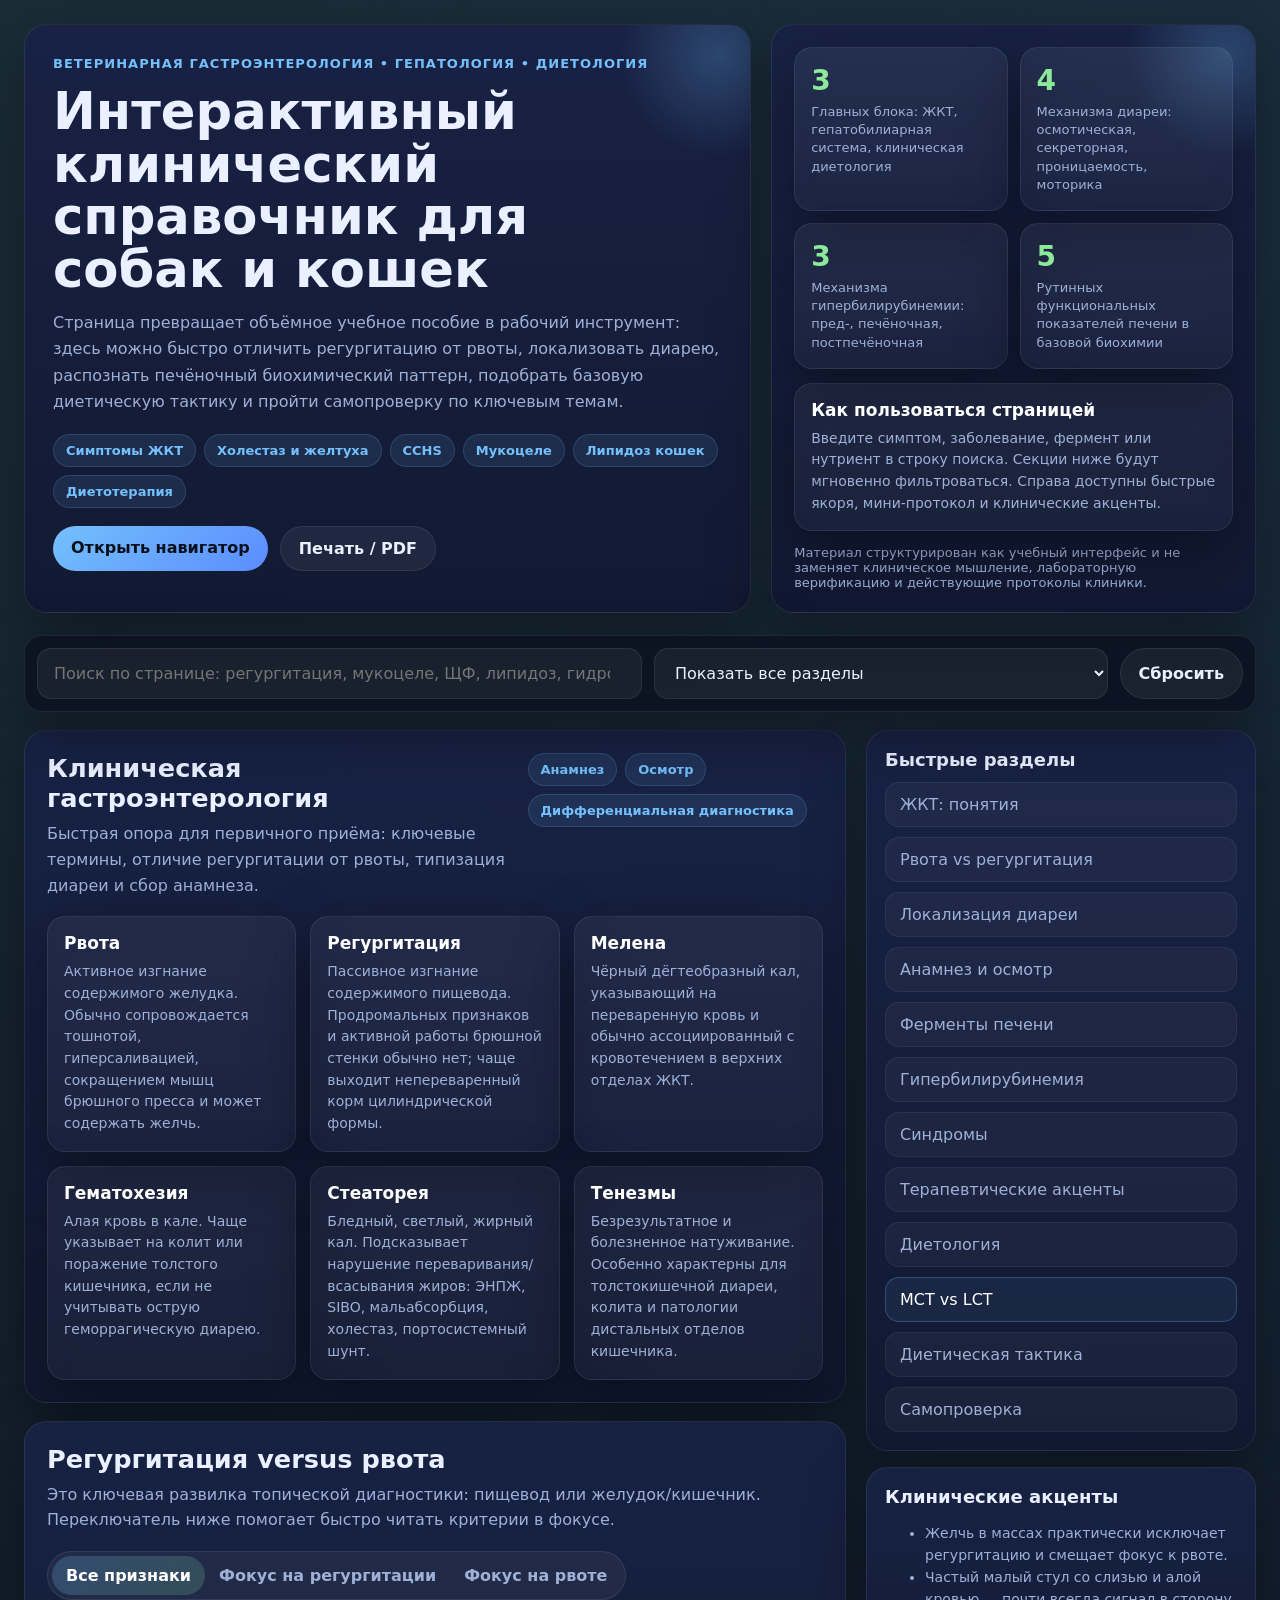
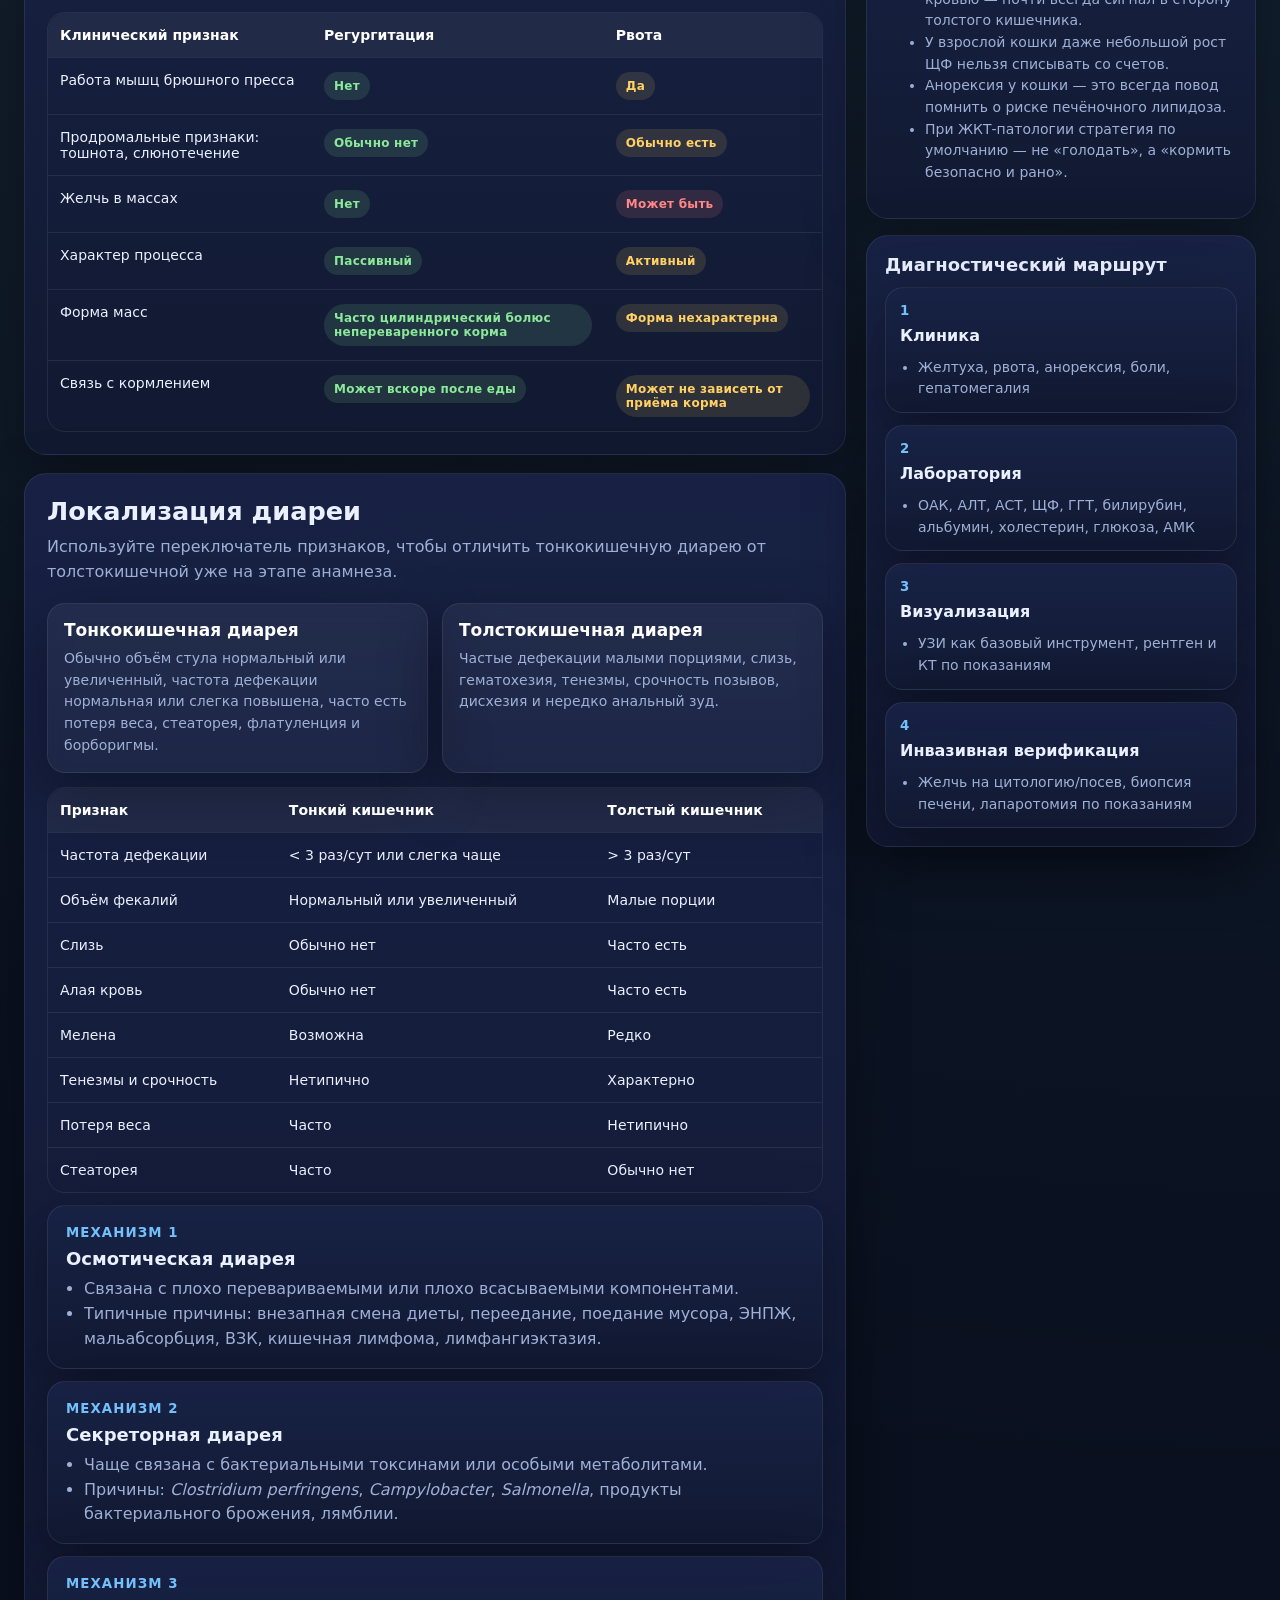
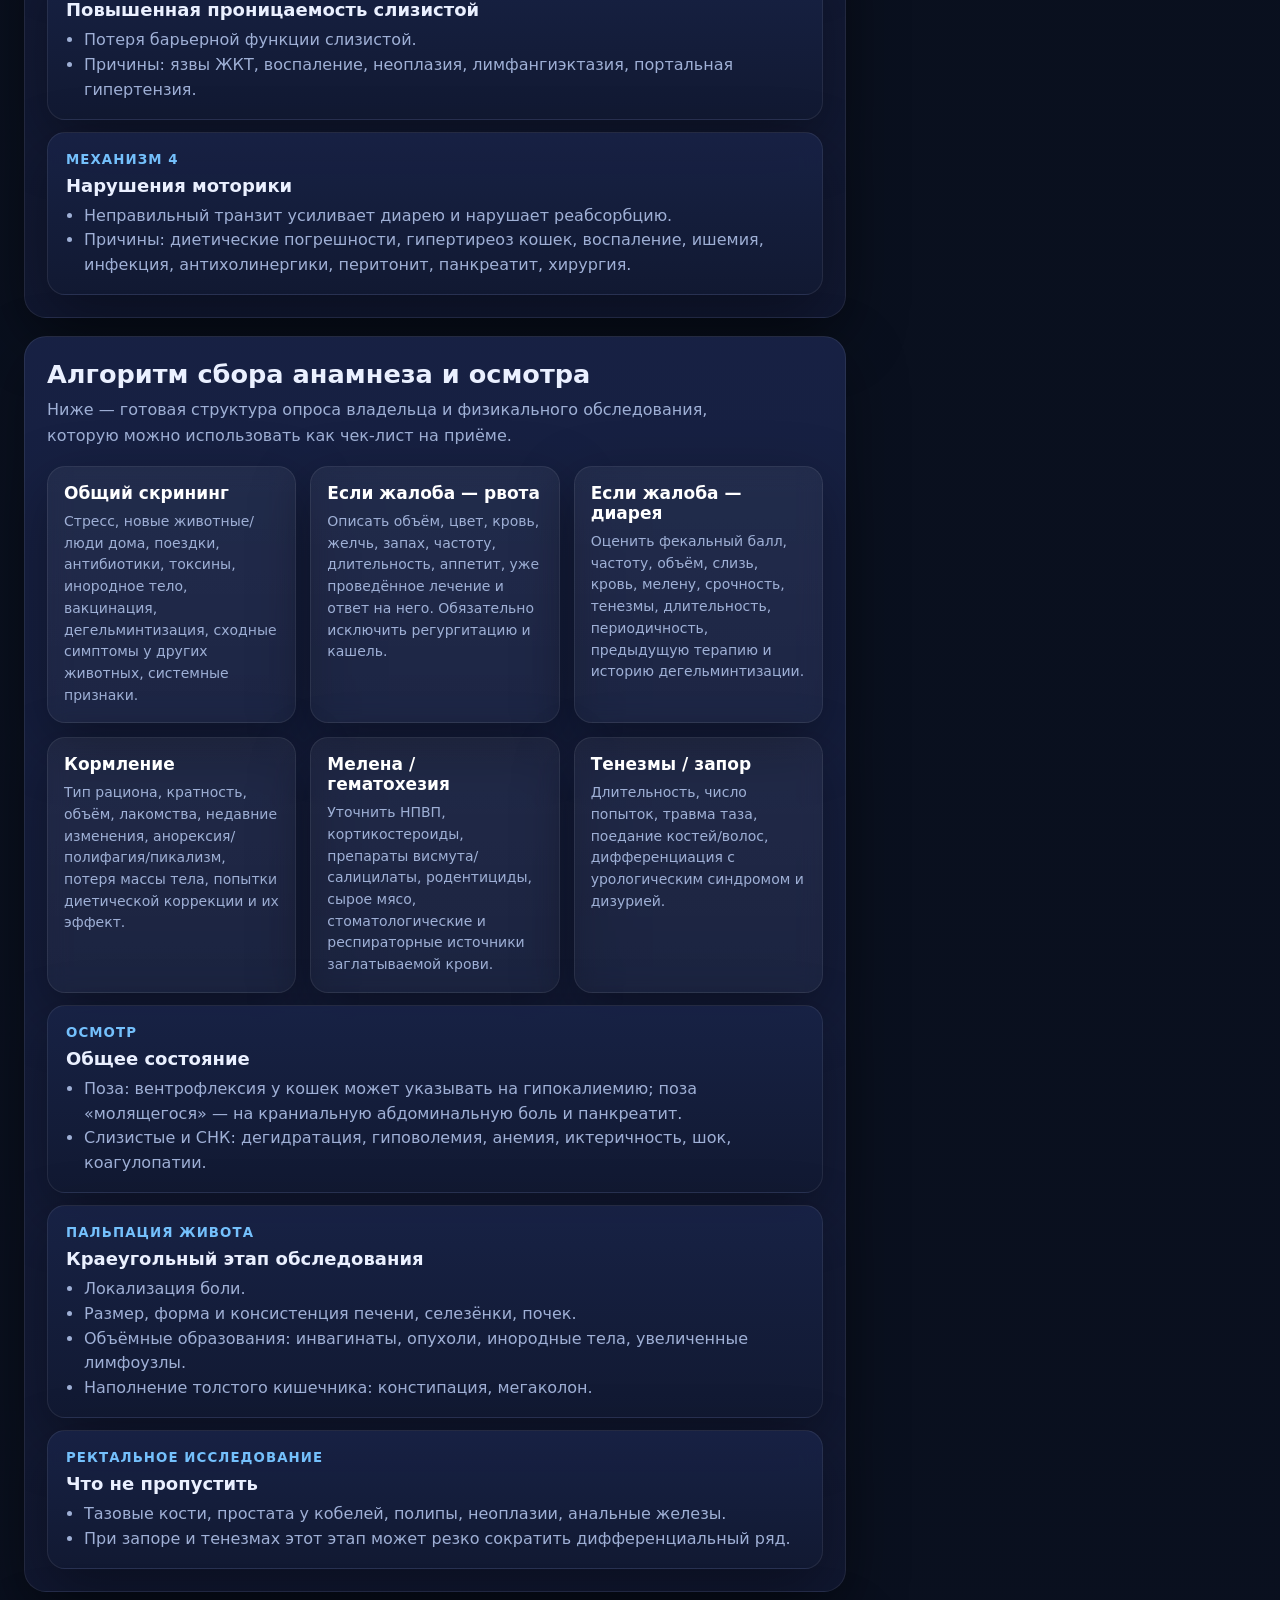
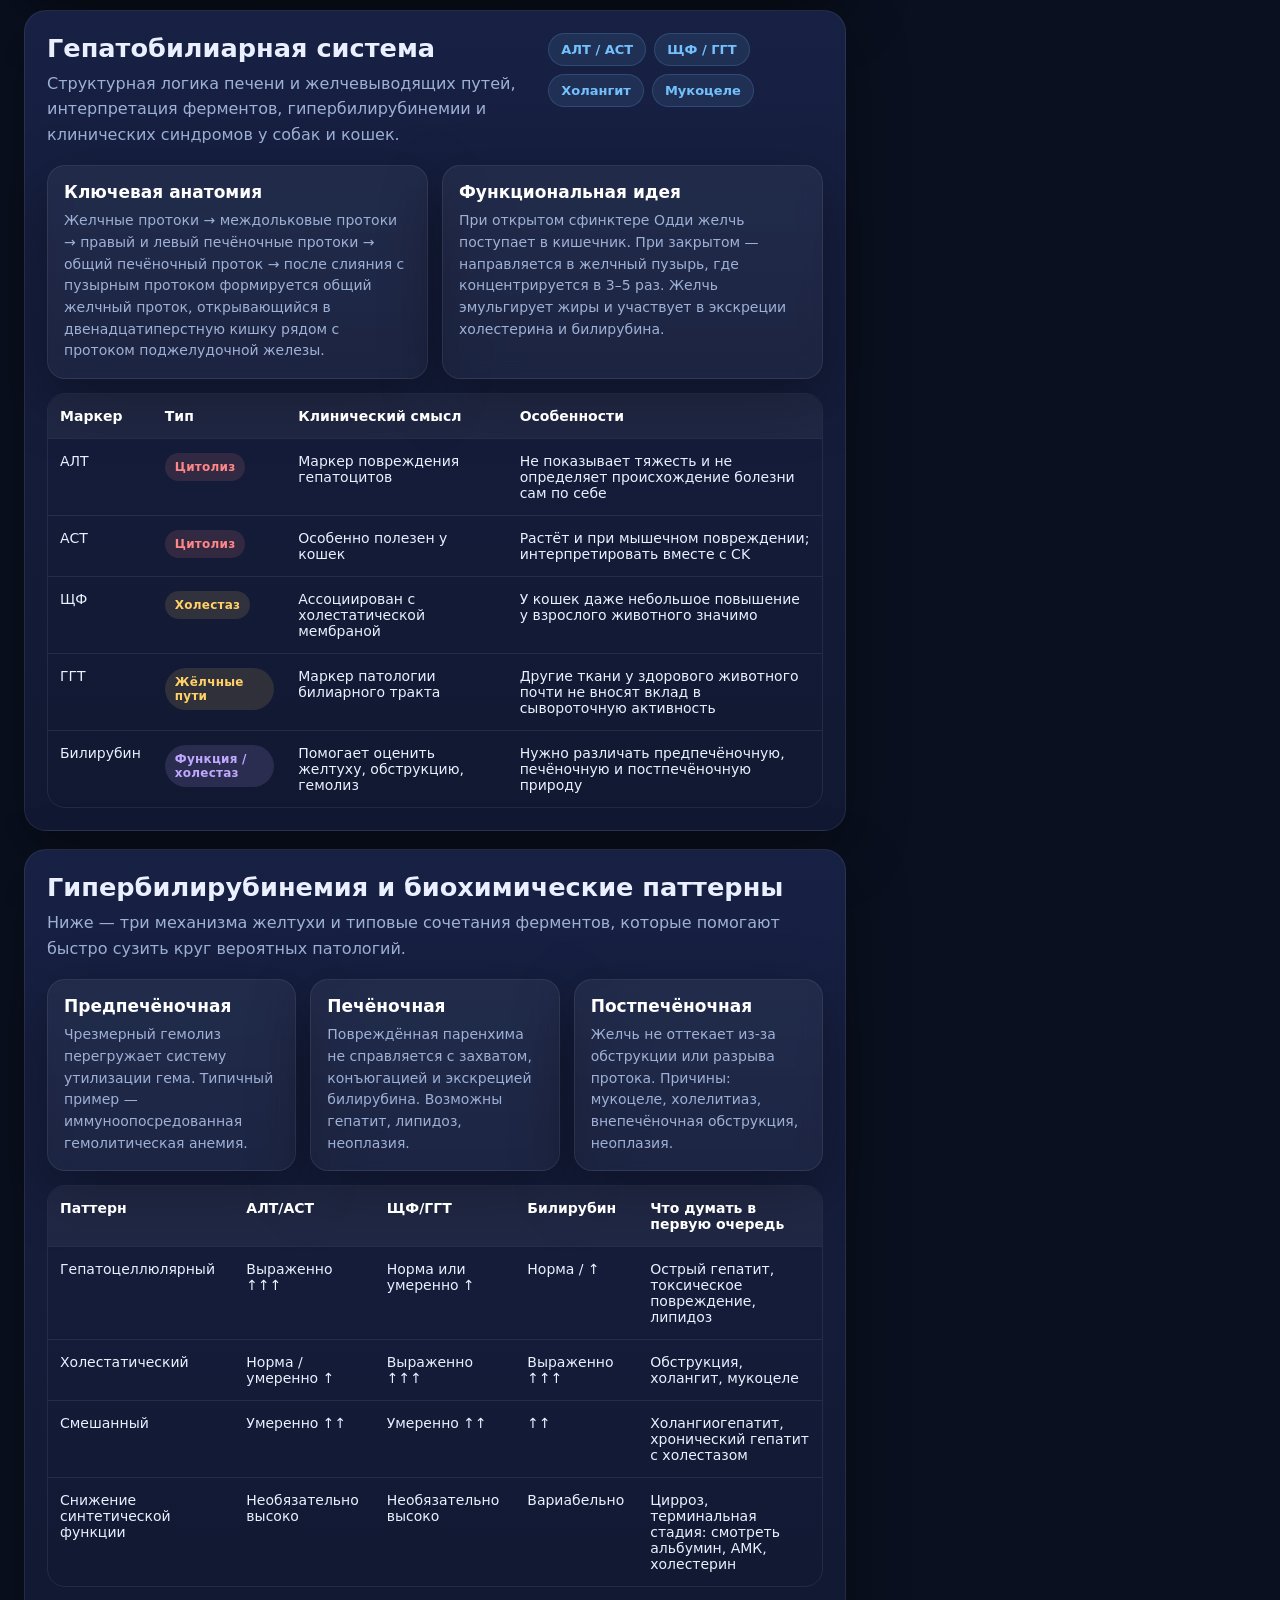
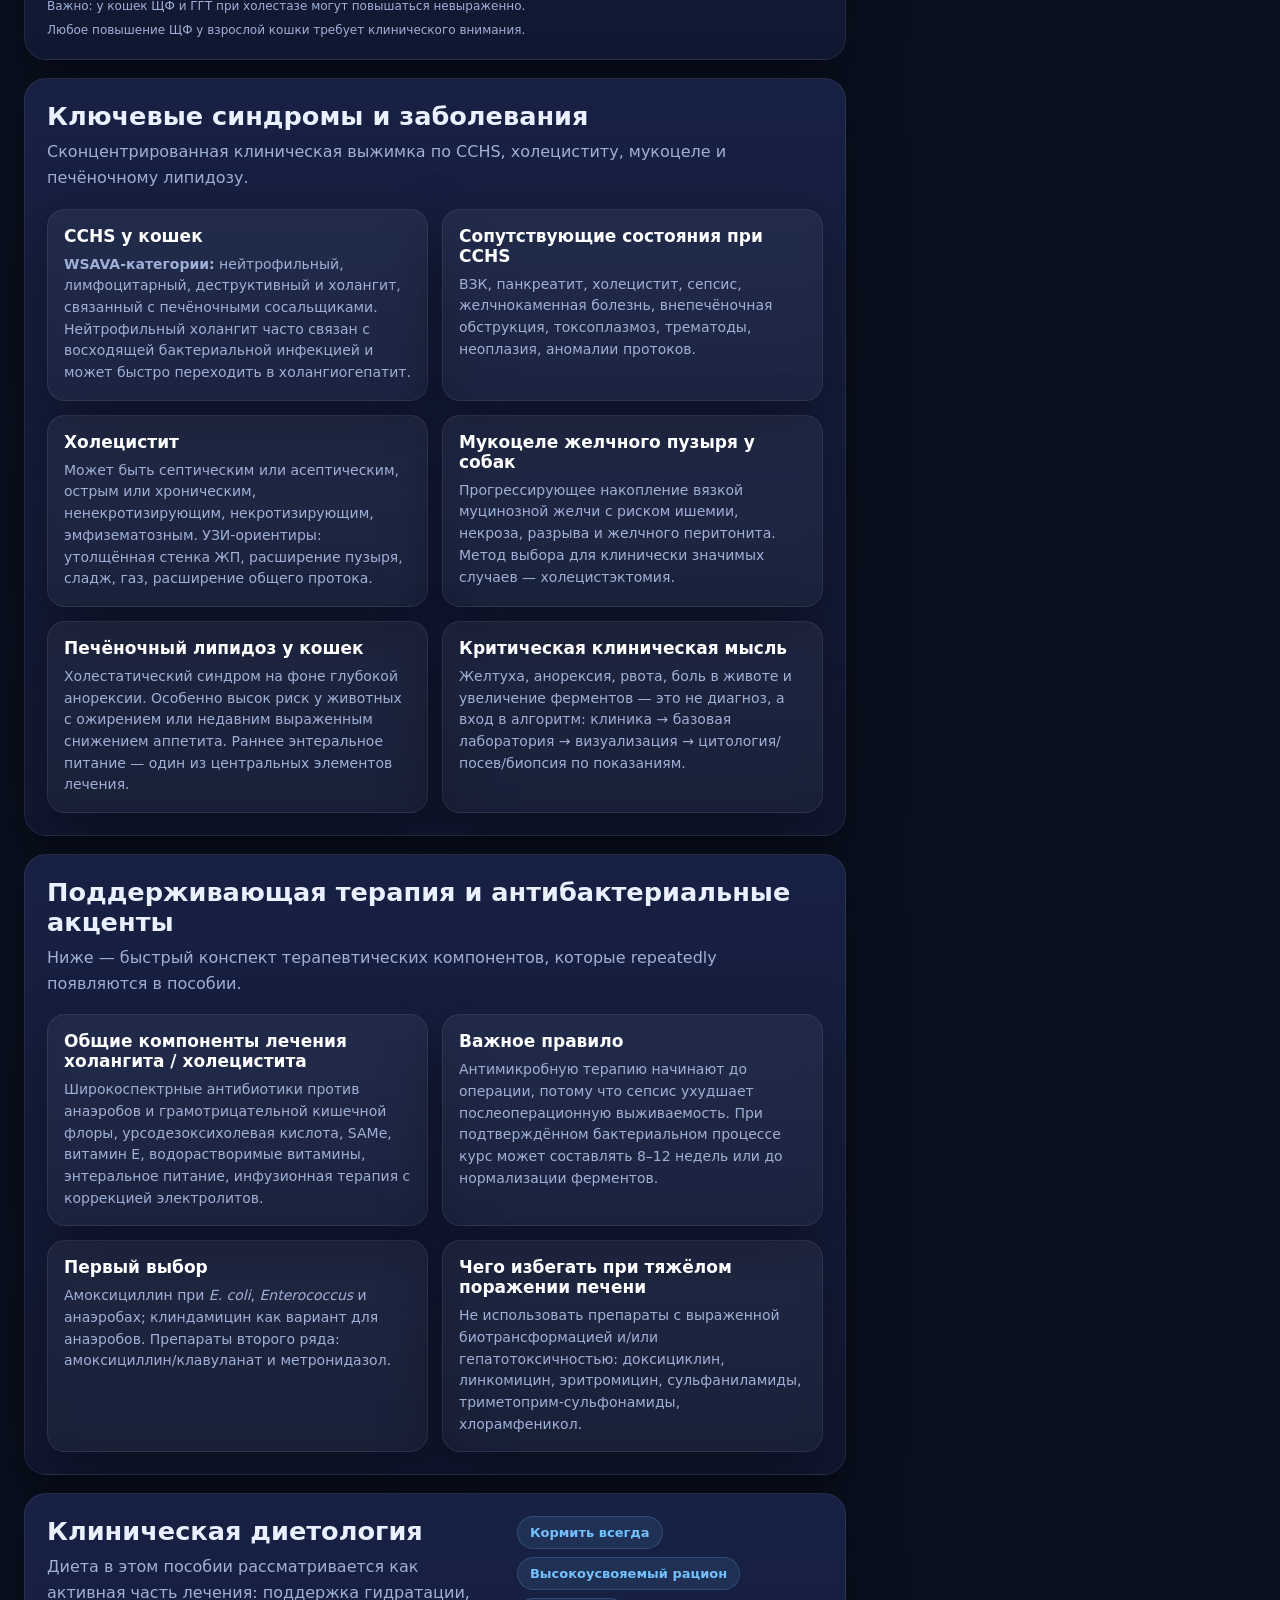
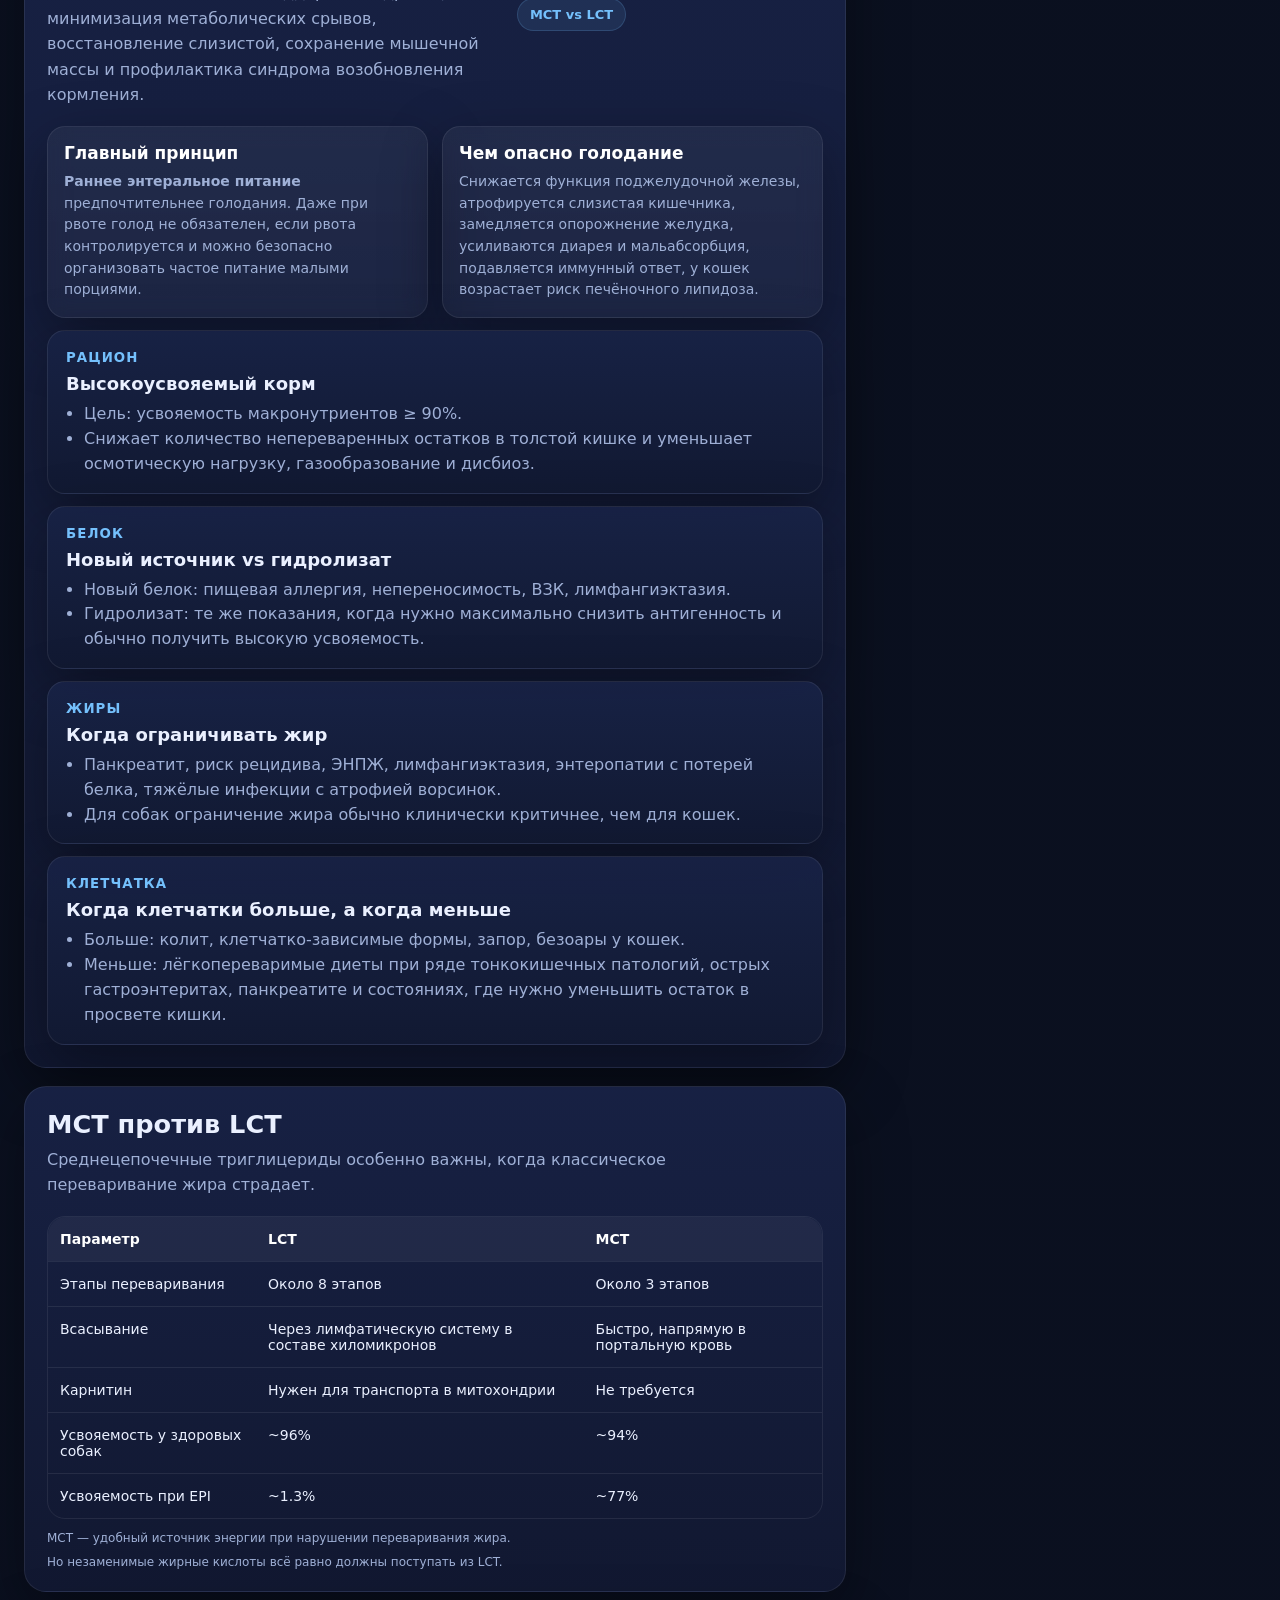
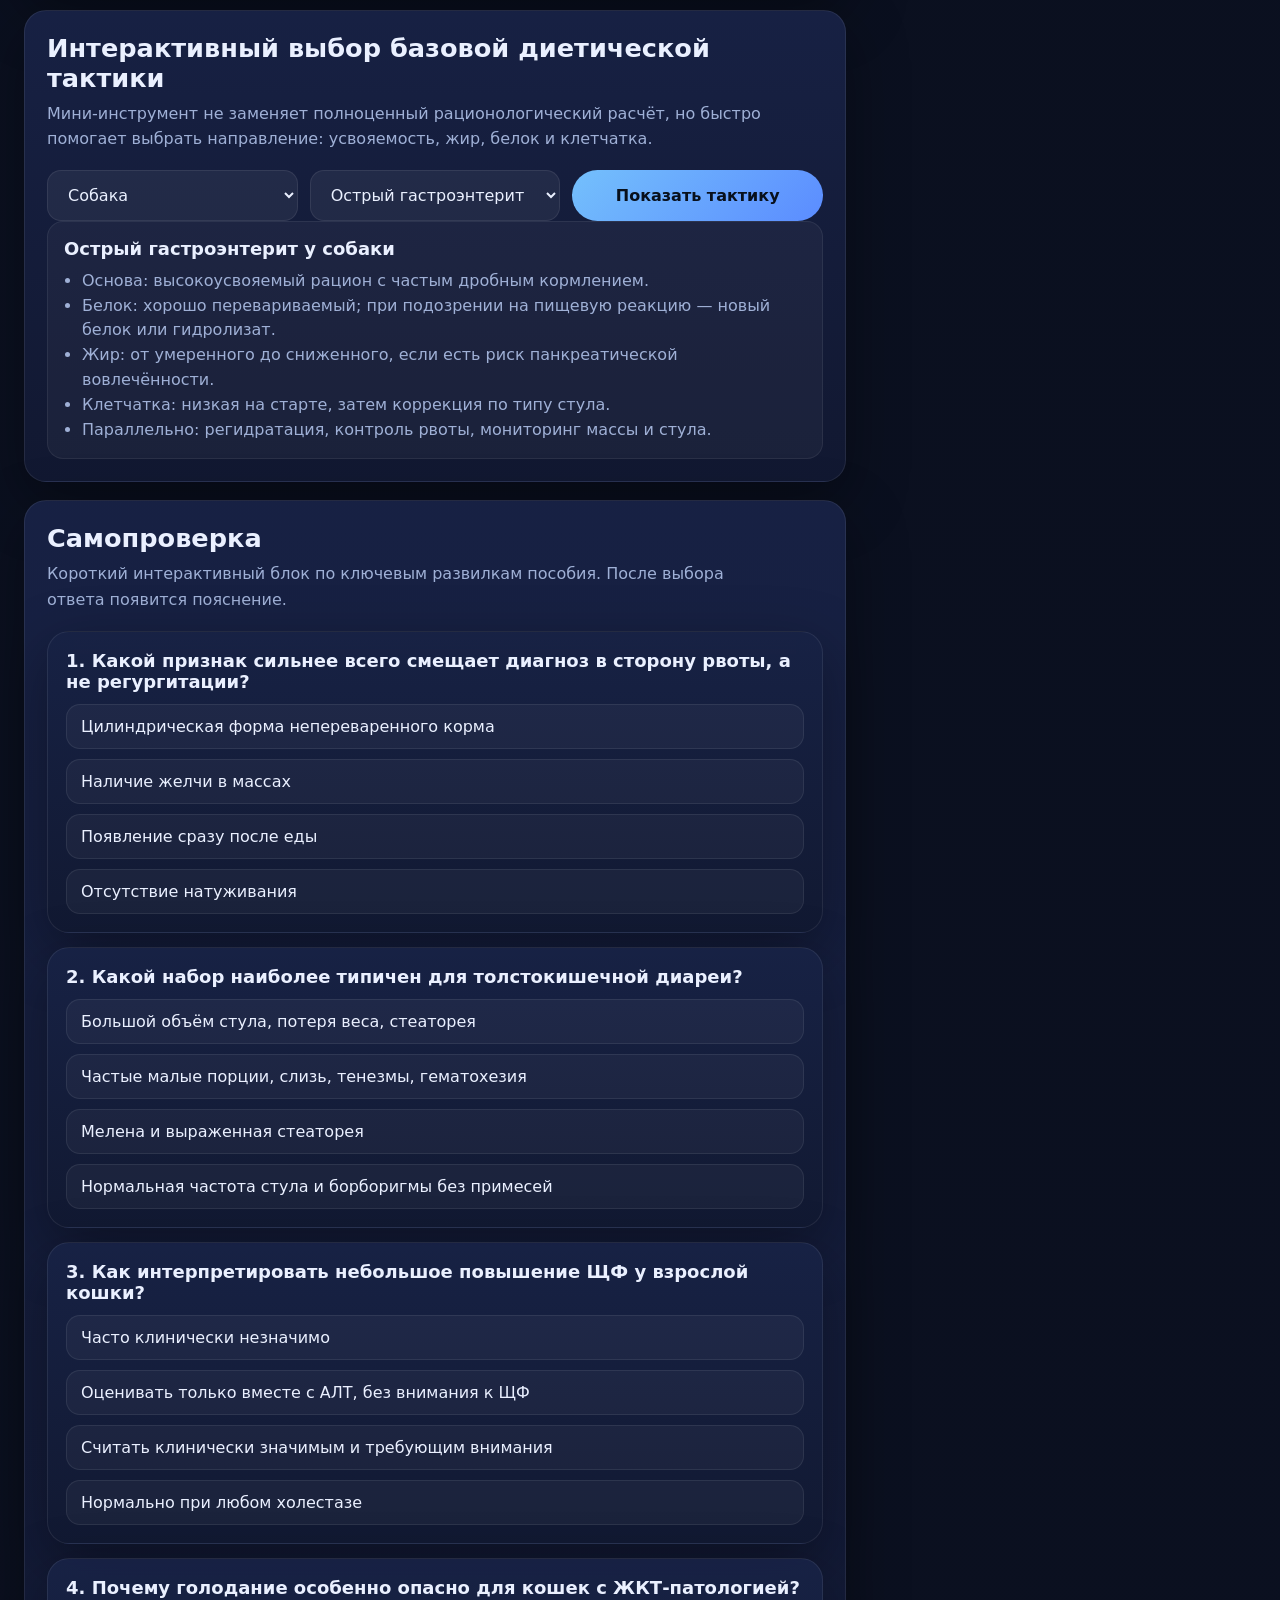
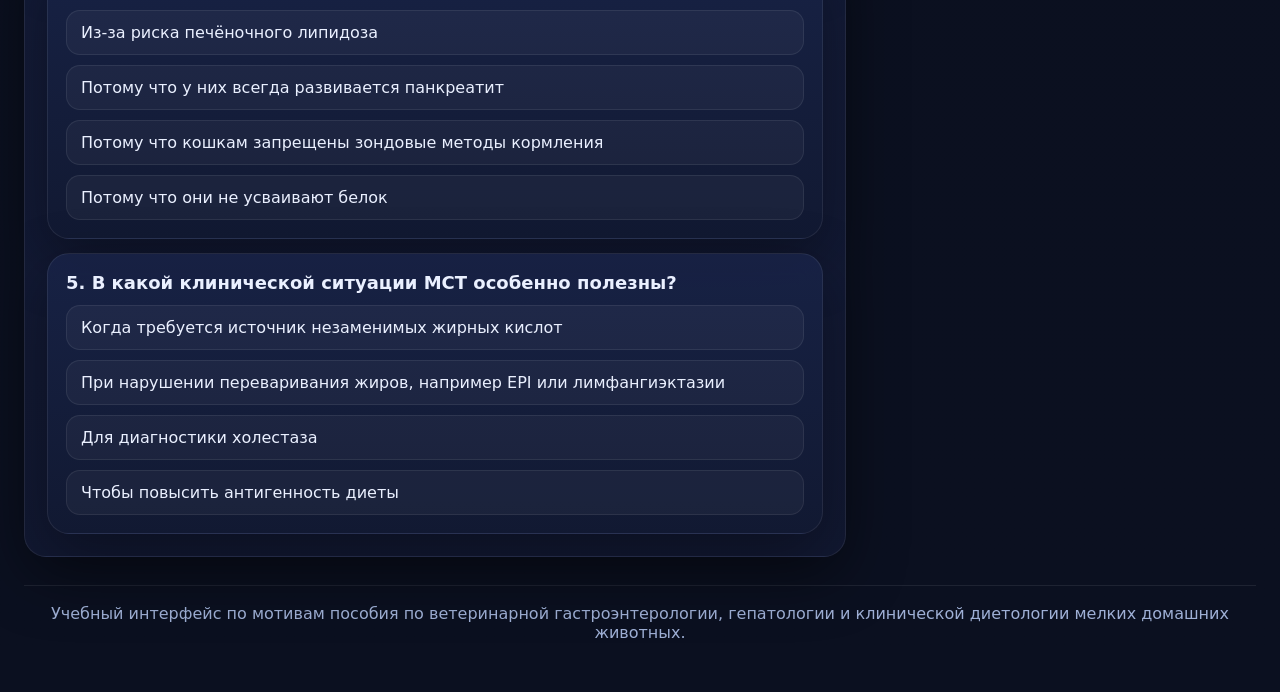
<file: gastro.html>
<!DOCTYPE html>
<html lang="ru">
<head>
    <meta charset="UTF-8" />
    <meta name="viewport" content="width=device-width, initial-scale=1.0" />
    <title>Гастроэнтерология и гепатология мелких домашних животных</title>
    <style>
        :root {
            --bg: #0b1020;
            --panel: #121932;
            --panel-2: #182245;
            --text: #eaf0ff;
            --muted: #9fb0d6;
            --line: #2e3b6b;
            --accent: #74c0fc;
            --accent-2: #8ce99a;
            --warn: #ffd166;
            --danger: #ff8787;
            --violet: #c0a7ff;
            --shadow: 0 20px 60px rgba(0,0,0,.35);
            --radius: 22px;
            --radius-sm: 14px;
            --max: 1480px;
        }

        * { box-sizing: border-box; }
        html { scroll-behavior: smooth; }
        body {
            margin: 0;
            font-family: Inter, system-ui, -apple-system, BlinkMacSystemFont, "Segoe UI", sans-serif;
            background:
            radial-gradient(circle at top right, rgba(116,192,252,.12), transparent 26%),
            radial-gradient(circle at top left, rgba(140,233,154,.08), transparent 22%),
            linear-gradient(180deg, #09101e 0%, #0b1020 100%);
            color: var(--text);
        }

        a { color: inherit; text-decoration: none; }
        button, input, select {
            font: inherit;
        }

        .shell {
            width: min(100%, var(--max));
            margin: 0 auto;
            padding: 24px;
        }

        .hero {
            display: grid;
            grid-template-columns: 1.2fr .8fr;
            gap: 20px;
            align-items: stretch;
            margin-bottom: 22px;
        }

        .hero-card, .panel, .sticky-card, .quiz-card, .stat-card, .term-card, .flow-step {
            background: linear-gradient(180deg, rgba(24,34,69,.96), rgba(18,25,50,.96));
            border: 1px solid rgba(255,255,255,.08);
            border-radius: var(--radius);
            box-shadow: var(--shadow);
            backdrop-filter: blur(10px);
        }

        .hero-card {
            padding: 28px;
            position: relative;
            overflow: hidden;
        }

        .hero-card::after {
            content: "";
            position: absolute;
            right: -80px;
            top: -80px;
            width: 220px;
            height: 220px;
            background: radial-gradient(circle, rgba(116,192,252,.24), transparent 65%);
            pointer-events: none;
        }

        .eyebrow {
            display: inline-flex;
            align-items: center;
            gap: 8px;
            color: var(--accent);
            font-size: 13px;
            letter-spacing: .08em;
            text-transform: uppercase;
            font-weight: 700;
            margin-bottom: 14px;
        }

        .hero h1 {
            font-size: clamp(30px, 4vw, 54px);
            line-height: 1.03;
            margin: 0 0 14px;
            max-width: 14ch;
        }

        .hero p {
            color: var(--muted);
            font-size: 16px;
            line-height: 1.65;
            margin: 0 0 18px;
            max-width: 75ch;
        }

        .hero-actions {
            display: flex;
            flex-wrap: wrap;
            gap: 12px;
            margin-top: 18px;
        }

        .btn {
            border: 0;
            border-radius: 999px;
            padding: 12px 18px;
            cursor: pointer;
            transition: .2s ease;
            font-weight: 700;
        }

        .btn.primary {
            background: linear-gradient(135deg, var(--accent), #5b8cff);
            color: #08101c;
        }

        .btn.secondary {
            background: rgba(255,255,255,.06);
            color: var(--text);
            border: 1px solid rgba(255,255,255,.08);
        }

        .btn:hover { transform: translateY(-1px); }

        .hero-side {
            padding: 22px;
            display: grid;
            grid-template-rows: auto auto 1fr;
            gap: 14px;
        }

        .mini-grid {
            display: grid;
            grid-template-columns: repeat(2, 1fr);
            gap: 12px;
        }

        .stat-card {
            padding: 16px;
            border-radius: 18px;
            background: linear-gradient(180deg, rgba(255,255,255,.06), rgba(255,255,255,.03));
            border: 1px solid rgba(255,255,255,.08);
        }

        .stat-card .value {
            font-size: 28px;
            font-weight: 800;
            margin-bottom: 6px;
            color: var(--accent-2);
        }

        .stat-card .label {
            color: var(--muted);
            font-size: 13px;
            line-height: 1.4;
        }

        .toolbar {
            position: sticky;
            top: 10px;
            z-index: 40;
            display: grid;
            grid-template-columns: 1.2fr .9fr auto;
            gap: 12px;
            margin-bottom: 18px;
            padding: 12px;
            background: rgba(10,16,31,.8);
            backdrop-filter: blur(14px);
            border: 1px solid rgba(255,255,255,.08);
            border-radius: 18px;
            box-shadow: var(--shadow);
        }

        .search, .select {
            width: 100%;
            background: rgba(255,255,255,.06);
            color: var(--text);
            border: 1px solid rgba(255,255,255,.08);
            border-radius: 14px;
            padding: 14px 16px;
            outline: none;
        }

        .page {
            display: grid;
            grid-template-columns: minmax(0, 1.25fr) 390px;
            gap: 20px;
            align-items: start;
        }

        .content {
            display: grid;
            gap: 18px;
            min-width: 0;
        }

        .section {
            padding: 22px;
        }

        .section-title {
            display: flex;
            justify-content: space-between;
            gap: 16px;
            align-items: flex-start;
            margin-bottom: 18px;
        }

        .section h2 {
            margin: 0;
            font-size: clamp(24px, 2vw, 34px);
        }

        .section .subtitle {
            color: var(--muted);
            line-height: 1.6;
            max-width: 72ch;
            margin-top: 8px;
        }

        .chips {
            display: flex;
            flex-wrap: wrap;
            gap: 8px;
        }

        .chip {
            padding: 8px 12px;
            border-radius: 999px;
            background: rgba(116,192,252,.1);
            color: var(--accent);
            border: 1px solid rgba(116,192,252,.18);
            font-size: 13px;
            font-weight: 700;
        }

        .term-grid, .cards-2, .cards-3 {
            display: grid;
            gap: 14px;
        }

        .term-grid { grid-template-columns: repeat(auto-fit, minmax(240px, 1fr)); }
        .cards-2 { grid-template-columns: repeat(auto-fit, minmax(280px, 1fr)); }
        .cards-3 { grid-template-columns: repeat(auto-fit, minmax(220px, 1fr)); }

        .term-card {
            padding: 16px;
            border-radius: 18px;
            background: linear-gradient(180deg, rgba(255,255,255,.05), rgba(255,255,255,.03));
            border: 1px solid rgba(255,255,255,.08);
        }

        .term-card h3 {
            margin: 0 0 8px;
            font-size: 17px;
            color: white;
        }

        .term-card p {
            margin: 0;
            color: var(--muted);
            line-height: 1.55;
            font-size: 14px;
        }

        .compare {
            display: grid;
            gap: 12px;
        }

        .compare-toolbar {
            display: flex;
            gap: 10px;
            flex-wrap: wrap;
            align-items: center;
        }

        .segmented {
            display: inline-flex;
            background: rgba(255,255,255,.05);
            padding: 4px;
            border-radius: 999px;
            border: 1px solid rgba(255,255,255,.08);
        }

        .segmented button {
            background: transparent;
            color: var(--muted);
            border: 0;
            padding: 10px 14px;
            border-radius: 999px;
            cursor: pointer;
            font-weight: 700;
        }

        .segmented button.active {
            background: linear-gradient(135deg, rgba(116,192,252,.22), rgba(140,233,154,.18));
            color: white;
        }

        table {
            width: 100%;
            border-collapse: collapse;
            overflow: hidden;
            border-radius: 18px;
            font-size: 14px;
        }

        th, td {
            padding: 14px 12px;
            border-bottom: 1px solid rgba(255,255,255,.08);
            vertical-align: top;
            text-align: left;
        }

        th {
            color: white;
            background: rgba(255,255,255,.05);
            position: sticky;
            top: 0;
        }

        tr:last-child td { border-bottom: none; }
        tr:hover td { background: rgba(255,255,255,.025); }

        .badge {
            display: inline-flex;
            align-items: center;
            gap: 6px;
            padding: 7px 10px;
            border-radius: 999px;
            font-size: 12px;
            font-weight: 800;
            letter-spacing: .02em;
        }

        .passive { background: rgba(140,233,154,.12); color: var(--accent-2); }
        .active-b { background: rgba(255,209,102,.12); color: var(--warn); }
        .high { background: rgba(255,135,135,.13); color: var(--danger); }
        .violet { background: rgba(192,167,255,.14); color: var(--violet); }

        .flow {
            display: grid;
            gap: 12px;
            margin-top: 12px;
        }

        .flow-step {
            padding: 16px 18px;
            border-radius: 18px;
            border: 1px solid rgba(255,255,255,.08);
            position: relative;
        }

        .flow-step small {
            display: inline-block;
            color: var(--accent);
            font-weight: 800;
            margin-bottom: 8px;
            text-transform: uppercase;
            letter-spacing: .08em;
        }

        .flow-step h3 {
            margin: 0 0 8px;
            font-size: 18px;
        }

        .flow-step ul {
            margin: 0;
            padding-left: 18px;
            color: var(--muted);
            line-height: 1.55;
        }

        .sticky {
            position: sticky;
            top: 96px;
            display: grid;
            gap: 16px;
        }

        .sticky-card {
            padding: 18px;
        }

        .sticky-card h3 {
            margin: 0 0 12px;
            font-size: 18px;
        }

        .sticky-card p, .sticky-card li {
            color: var(--muted);
            line-height: 1.55;
            font-size: 14px;
        }

        .mini-nav {
            display: grid;
            gap: 10px;
        }

        .mini-nav a {
            display: block;
            padding: 12px 14px;
            border-radius: 14px;
            background: rgba(255,255,255,.04);
            border: 1px solid rgba(255,255,255,.06);
            color: var(--muted);
            transition: .2s ease;
        }

        .mini-nav a:hover, .mini-nav a.active {
            color: white;
            border-color: rgba(116,192,252,.25);
            background: rgba(116,192,252,.08);
        }

        .protocol-picker {
            display: grid;
            gap: 12px;
        }

        .protocol-output {
            border-radius: 16px;
            padding: 16px;
            background: rgba(255,255,255,.04);
            border: 1px solid rgba(255,255,255,.07);
            min-height: 180px;
        }

        .protocol-output h4 {
            margin: 0 0 10px;
            font-size: 18px;
        }

        .protocol-output ul {
            margin: 0;
            padding-left: 18px;
            color: var(--muted);
            line-height: 1.55;
        }

        .matrix {
            overflow: auto;
            border-radius: 18px;
            border: 1px solid rgba(255,255,255,.08);
        }

        .legend {
            display: flex;
            flex-wrap: wrap;
            gap: 10px;
            margin-top: 12px;
        }

        .legend span {
            font-size: 12px;
            color: var(--muted);
        }

        .quiz-grid {
            display: grid;
            gap: 14px;
        }

        .quiz-card {
            padding: 18px;
        }

        .quiz-card h4 {
            margin: 0 0 10px;
            font-size: 18px;
        }

        .options {
            display: grid;
            gap: 10px;
            margin-top: 12px;
        }

        .option {
            border: 1px solid rgba(255,255,255,.08);
            background: rgba(255,255,255,.04);
            border-radius: 14px;
            padding: 12px 14px;
            cursor: pointer;
            color: var(--text);
            transition: .18s ease;
            text-align: left;
        }

        .option:hover { border-color: rgba(116,192,252,.28); }
        .option.correct { border-color: rgba(140,233,154,.45); background: rgba(140,233,154,.1); }
        .option.wrong { border-color: rgba(255,135,135,.45); background: rgba(255,135,135,.08); }

        .explain {
            margin-top: 12px;
            padding: 12px 14px;
            border-radius: 12px;
            background: rgba(255,255,255,.04);
            color: var(--muted);
            display: none;
            line-height: 1.55;
        }

        .explain.show { display: block; }

        .footer {
            margin: 28px 0 8px;
            padding: 18px 24px;
            color: var(--muted);
            text-align: center;
            border-top: 1px solid rgba(255,255,255,.08);
        }

        .muted { color: var(--muted); }
        .hidden { display: none !important; }
        .nowrap { white-space: nowrap; }

        .print-note {
            font-size: 13px;
            color: var(--muted);
        }

        @media (max-width: 1180px) {
            .page, .hero {
                grid-template-columns: 1fr;
            }
            .sticky {
                position: static;
            }
            .toolbar {
                grid-template-columns: 1fr;
            }
        }

        @media (max-width: 720px) {
            .shell { padding: 14px; }
            .section, .hero-card, .hero-side, .sticky-card { padding: 16px; }
            th, td { padding: 10px 8px; }
            .mini-grid { grid-template-columns: 1fr 1fr; }
            .hero h1 { max-width: none; }
        }

        @media print {
            body {
                background: white;
                color: #111;
            }
            .toolbar, .sticky, .hero-actions, .quiz-card button, .btn {
                display: none !important;
            }
            .shell {
                width: 100%;
                max-width: none;
                padding: 0;
            }
            .hero, .page, .content, .cards-2, .cards-3, .term-grid {
                display: block;
            }
            .hero-card, .panel, .section, .term-card, .flow-step {
                box-shadow: none;
                background: white;
                border: 1px solid #ddd;
                color: #111;
                break-inside: avoid;
                margin-bottom: 12px;
            }
            .subtitle, .muted, p, li, td { color: #333 !important; }
            th { background: #f3f3f3; color: #111; }
            .chip, .badge { border: 1px solid #ccc; color: #111; background: #fafafa; }
            a { color: #111; }
        }
    </style>
</head>
<body>
<div class="shell">
    <section class="hero">
        <div class="hero-card">
            <div class="eyebrow">Ветеринарная гастроэнтерология • гепатология • диетология</div>
            <h1>Интерактивный клинический справочник для собак и кошек</h1>
            <p>
                Страница превращает объёмное учебное пособие в рабочий инструмент: здесь можно быстро отличить регургитацию от рвоты,
                локализовать диарею, распознать печёночный биохимический паттерн, подобрать базовую диетическую тактику и пройти
                самопроверку по ключевым темам.
            </p>
            <div class="chips">
                <span class="chip">Симптомы ЖКТ</span>
                <span class="chip">Холестаз и желтуха</span>
                <span class="chip">CCHS</span>
                <span class="chip">Мукоцеле</span>
                <span class="chip">Липидоз кошек</span>
                <span class="chip">Диетотерапия</span>
            </div>
            <div class="hero-actions">
                <a class="btn primary" href="#navigator">Открыть навигатор</a>
                <button class="btn secondary" onclick="window.print()">Печать / PDF</button>
            </div>
        </div>

        <aside class="hero-side hero-card">
            <div class="mini-grid">
                <div class="stat-card">
                    <div class="value">3</div>
                    <div class="label">Главных блока: ЖКТ, гепатобилиарная система, клиническая диетология</div>
                </div>
                <div class="stat-card">
                    <div class="value">4</div>
                    <div class="label">Механизма диареи: осмотическая, секреторная, проницаемость, моторика</div>
                </div>
                <div class="stat-card">
                    <div class="value">3</div>
                    <div class="label">Механизма гипербилирубинемии: пред-, печёночная, постпечёночная</div>
                </div>
                <div class="stat-card">
                    <div class="value">5</div>
                    <div class="label">Рутинных функциональных показателей печени в базовой биохимии</div>
                </div>
            </div>
            <div class="term-card">
                <h3>Как пользоваться страницей</h3>
                <p>Введите симптом, заболевание, фермент или нутриент в строку поиска. Секции ниже будут мгновенно фильтроваться. Справа доступны быстрые якоря, мини-протокол и клинические акценты.</p>
            </div>
            <div class="print-note">Материал структурирован как учебный интерфейс и не заменяет клиническое мышление, лабораторную верификацию и действующие протоколы клиники.</div>
        </aside>
    </section>

    <div class="toolbar" id="navigator">
        <input id="globalSearch" class="search" type="search" placeholder="Поиск по странице: регургитация, мукоцеле, ЩФ, липидоз, гидролизат..." />
        <select id="sectionFilter" class="select">
            <option value="all">Показать все разделы</option>
            <option value="gi">Только клиническая гастроэнтерология</option>
            <option value="hepato">Только гепатобилиарная система</option>
            <option value="diet">Только клиническая диетология</option>
            <option value="quiz">Только самопроверка</option>
        </select>
        <button class="btn secondary" id="resetFilters">Сбросить</button>
    </div>

    <div class="page">
        <main class="content">
            <section class="panel section searchable" data-section="gi" id="gi-overview">
                <div class="section-title">
                    <div>
                        <h2>Клиническая гастроэнтерология</h2>
                        <div class="subtitle">Быстрая опора для первичного приёма: ключевые термины, отличие регургитации от рвоты, типизация диареи и сбор анамнеза.</div>
                    </div>
                    <div class="chips">
                        <span class="chip">Анамнез</span>
                        <span class="chip">Осмотр</span>
                        <span class="chip">Дифференциальная диагностика</span>
                    </div>
                </div>

                <div class="term-grid">
                    <article class="term-card">
                        <h3>Рвота</h3>
                        <p>Активное изгнание содержимого желудка. Обычно сопровождается тошнотой, гиперсаливацией, сокращением мышц брюшного пресса и может содержать желчь.</p>
                    </article>
                    <article class="term-card">
                        <h3>Регургитация</h3>
                        <p>Пассивное изгнание содержимого пищевода. Продромальных признаков и активной работы брюшной стенки обычно нет; чаще выходит непереваренный корм цилиндрической формы.</p>
                    </article>
                    <article class="term-card">
                        <h3>Мелена</h3>
                        <p>Чёрный дёгтеобразный кал, указывающий на переваренную кровь и обычно ассоциированный с кровотечением в верхних отделах ЖКТ.</p>
                    </article>
                    <article class="term-card">
                        <h3>Гематохезия</h3>
                        <p>Алая кровь в кале. Чаще указывает на колит или поражение толстого кишечника, если не учитывать острую геморрагическую диарею.</p>
                    </article>
                    <article class="term-card">
                        <h3>Стеаторея</h3>
                        <p>Бледный, светлый, жирный кал. Подсказывает нарушение переваривания/всасывания жиров: ЭНПЖ, SIBO, мальабсорбция, холестаз, портосистемный шунт.</p>
                    </article>
                    <article class="term-card">
                        <h3>Тенезмы</h3>
                        <p>Безрезультатное и болезненное натуживание. Особенно характерны для толстокишечной диареи, колита и патологии дистальных отделов кишечника.</p>
                    </article>
                </div>
            </section>

            <section class="panel section searchable" data-section="gi" id="vomit-vs-regurgitation">
                <div class="section-title">
                    <div>
                        <h2>Регургитация versus рвота</h2>
                        <div class="subtitle">Это ключевая развилка топической диагностики: пищевод или желудок/кишечник. Переключатель ниже помогает быстро читать критерии в фокусе.</div>
                    </div>
                </div>

                <div class="compare">
                    <div class="compare-toolbar">
                        <div class="segmented" id="focusToggle">
                            <button class="active" data-focus="all">Все признаки</button>
                            <button data-focus="regurg">Фокус на регургитации</button>
                            <button data-focus="vomit">Фокус на рвоте</button>
                        </div>
                    </div>
                    <div class="matrix">
                        <table>
                            <thead>
                            <tr>
                                <th>Клинический признак</th>
                                <th>Регургитация</th>
                                <th>Рвота</th>
                            </tr>
                            </thead>
                            <tbody id="regurgTableBody"></tbody>
                        </table>
                    </div>
                </div>
            </section>

            <section class="panel section searchable" data-section="gi" id="diarrhea-loc">
                <div class="section-title">
                    <div>
                        <h2>Локализация диареи</h2>
                        <div class="subtitle">Используйте переключатель признаков, чтобы отличить тонкокишечную диарею от толстокишечной уже на этапе анамнеза.</div>
                    </div>
                </div>

                <div class="cards-2">
                    <article class="term-card">
                        <h3>Тонкокишечная диарея</h3>
                        <p>Обычно объём стула нормальный или увеличенный, частота дефекации нормальная или слегка повышена, часто есть потеря веса, стеаторея, флатуленция и борборигмы.</p>
                    </article>
                    <article class="term-card">
                        <h3>Толстокишечная диарея</h3>
                        <p>Частые дефекации малыми порциями, слизь, гематохезия, тенезмы, срочность позывов, дисхезия и нередко анальный зуд.</p>
                    </article>
                </div>

                <div class="matrix" style="margin-top:14px;">
                    <table>
                        <thead>
                        <tr>
                            <th>Признак</th>
                            <th>Тонкий кишечник</th>
                            <th>Толстый кишечник</th>
                        </tr>
                        </thead>
                        <tbody>
                        <tr><td>Частота дефекации</td><td>&lt; 3 раз/сут или слегка чаще</td><td>&gt; 3 раз/сут</td></tr>
                        <tr><td>Объём фекалий</td><td>Нормальный или увеличенный</td><td>Малые порции</td></tr>
                        <tr><td>Слизь</td><td>Обычно нет</td><td>Часто есть</td></tr>
                        <tr><td>Алая кровь</td><td>Обычно нет</td><td>Часто есть</td></tr>
                        <tr><td>Мелена</td><td>Возможна</td><td>Редко</td></tr>
                        <tr><td>Тенезмы и срочность</td><td>Нетипично</td><td>Характерно</td></tr>
                        <tr><td>Потеря веса</td><td>Часто</td><td>Нетипично</td></tr>
                        <tr><td>Стеаторея</td><td>Часто</td><td>Обычно нет</td></tr>
                        </tbody>
                    </table>
                </div>

                <div class="flow">
                    <div class="flow-step">
                        <small>Механизм 1</small>
                        <h3>Осмотическая диарея</h3>
                        <ul>
                            <li>Связана с плохо перевариваемыми или плохо всасываемыми компонентами.</li>
                            <li>Типичные причины: внезапная смена диеты, переедание, поедание мусора, ЭНПЖ, мальабсорбция, ВЗК, кишечная лимфома, лимфангиэктазия.</li>
                        </ul>
                    </div>
                    <div class="flow-step">
                        <small>Механизм 2</small>
                        <h3>Секреторная диарея</h3>
                        <ul>
                            <li>Чаще связана с бактериальными токсинами или особыми метаболитами.</li>
                            <li>Причины: <i>Clostridium perfringens</i>, <i>Campylobacter</i>, <i>Salmonella</i>, продукты бактериального брожения, лямблии.</li>
                        </ul>
                    </div>
                    <div class="flow-step">
                        <small>Механизм 3</small>
                        <h3>Повышенная проницаемость слизистой</h3>
                        <ul>
                            <li>Потеря барьерной функции слизистой.</li>
                            <li>Причины: язвы ЖКТ, воспаление, неоплазия, лимфангиэктазия, портальная гипертензия.</li>
                        </ul>
                    </div>
                    <div class="flow-step">
                        <small>Механизм 4</small>
                        <h3>Нарушения моторики</h3>
                        <ul>
                            <li>Неправильный транзит усиливает диарею и нарушает реабсорбцию.</li>
                            <li>Причины: диетические погрешности, гипертиреоз кошек, воспаление, ишемия, инфекция, антихолинергики, перитонит, панкреатит, хирургия.</li>
                        </ul>
                    </div>
                </div>
            </section>

            <section class="panel section searchable" data-section="gi" id="anamnesis">
                <div class="section-title">
                    <div>
                        <h2>Алгоритм сбора анамнеза и осмотра</h2>
                        <div class="subtitle">Ниже — готовая структура опроса владельца и физикального обследования, которую можно использовать как чек-лист на приёме.</div>
                    </div>
                </div>

                <div class="cards-3">
                    <article class="term-card">
                        <h3>Общий скрининг</h3>
                        <p>Стресс, новые животные/люди дома, поездки, антибиотики, токсины, инородное тело, вакцинация, дегельминтизация, сходные симптомы у других животных, системные признаки.</p>
                    </article>
                    <article class="term-card">
                        <h3>Если жалоба — рвота</h3>
                        <p>Описать объём, цвет, кровь, желчь, запах, частоту, длительность, аппетит, уже проведённое лечение и ответ на него. Обязательно исключить регургитацию и кашель.</p>
                    </article>
                    <article class="term-card">
                        <h3>Если жалоба — диарея</h3>
                        <p>Оценить фекальный балл, частоту, объём, слизь, кровь, мелену, срочность, тенезмы, длительность, периодичность, предыдущую терапию и историю дегельминтизации.</p>
                    </article>
                    <article class="term-card">
                        <h3>Кормление</h3>
                        <p>Тип рациона, кратность, объём, лакомства, недавние изменения, анорексия/полифагия/пикализм, потеря массы тела, попытки диетической коррекции и их эффект.</p>
                    </article>
                    <article class="term-card">
                        <h3>Мелена / гематохезия</h3>
                        <p>Уточнить НПВП, кортикостероиды, препараты висмута/салицилаты, родентициды, сырое мясо, стоматологические и респираторные источники заглатываемой крови.</p>
                    </article>
                    <article class="term-card">
                        <h3>Тенезмы / запор</h3>
                        <p>Длительность, число попыток, травма таза, поедание костей/волос, дифференциация с урологическим синдромом и дизурией.</p>
                    </article>
                </div>

                <div class="flow">
                    <div class="flow-step">
                        <small>Осмотр</small>
                        <h3>Общее состояние</h3>
                        <ul>
                            <li>Поза: вентрофлексия у кошек может указывать на гипокалиемию; поза «молящегося» — на краниальную абдоминальную боль и панкреатит.</li>
                            <li>Слизистые и СНК: дегидратация, гиповолемия, анемия, иктеричность, шок, коагулопатии.</li>
                        </ul>
                    </div>
                    <div class="flow-step">
                        <small>Пальпация живота</small>
                        <h3>Краеугольный этап обследования</h3>
                        <ul>
                            <li>Локализация боли.</li>
                            <li>Размер, форма и консистенция печени, селезёнки, почек.</li>
                            <li>Объёмные образования: инвагинаты, опухоли, инородные тела, увеличенные лимфоузлы.</li>
                            <li>Наполнение толстого кишечника: констипация, мегаколон.</li>
                        </ul>
                    </div>
                    <div class="flow-step">
                        <small>Ректальное исследование</small>
                        <h3>Что не пропустить</h3>
                        <ul>
                            <li>Тазовые кости, простата у кобелей, полипы, неоплазии, анальные железы.</li>
                            <li>При запоре и тенезмах этот этап может резко сократить дифференциальный ряд.</li>
                        </ul>
                    </div>
                </div>
            </section>

            <section class="panel section searchable" data-section="hepato" id="hepato-overview">
                <div class="section-title">
                    <div>
                        <h2>Гепатобилиарная система</h2>
                        <div class="subtitle">Структурная логика печени и желчевыводящих путей, интерпретация ферментов, гипербилирубинемии и клинических синдромов у собак и кошек.</div>
                    </div>
                    <div class="chips">
                        <span class="chip">АЛТ / АСТ</span>
                        <span class="chip">ЩФ / ГГТ</span>
                        <span class="chip">Холангит</span>
                        <span class="chip">Мукоцеле</span>
                    </div>
                </div>

                <div class="cards-2">
                    <article class="term-card">
                        <h3>Ключевая анатомия</h3>
                        <p>Желчные протоки → междольковые протоки → правый и левый печёночные протоки → общий печёночный проток → после слияния с пузырным протоком формируется общий желчный проток, открывающийся в двенадцатиперстную кишку рядом с протоком поджелудочной железы.</p>
                    </article>
                    <article class="term-card">
                        <h3>Функциональная идея</h3>
                        <p>При открытом сфинктере Одди желчь поступает в кишечник. При закрытом — направляется в желчный пузырь, где концентрируется в 3–5 раз. Желчь эмульгирует жиры и участвует в экскреции холестерина и билирубина.</p>
                    </article>
                </div>

                <div class="matrix" style="margin-top:14px;">
                    <table>
                        <thead>
                        <tr>
                            <th>Маркер</th>
                            <th>Тип</th>
                            <th>Клинический смысл</th>
                            <th>Особенности</th>
                        </tr>
                        </thead>
                        <tbody>
                        <tr>
                            <td>АЛТ</td>
                            <td><span class="badge high">Цитолиз</span></td>
                            <td>Маркер повреждения гепатоцитов</td>
                            <td>Не показывает тяжесть и не определяет происхождение болезни сам по себе</td>
                        </tr>
                        <tr>
                            <td>АСТ</td>
                            <td><span class="badge high">Цитолиз</span></td>
                            <td>Особенно полезен у кошек</td>
                            <td>Растёт и при мышечном повреждении; интерпретировать вместе с CK</td>
                        </tr>
                        <tr>
                            <td>ЩФ</td>
                            <td><span class="badge active-b">Холестаз</span></td>
                            <td>Ассоциирован с холестатической мембраной</td>
                            <td>У кошек даже небольшое повышение у взрослого животного значимо</td>
                        </tr>
                        <tr>
                            <td>ГГТ</td>
                            <td><span class="badge active-b">Жёлчные пути</span></td>
                            <td>Маркер патологии билиарного тракта</td>
                            <td>Другие ткани у здорового животного почти не вносят вклад в сывороточную активность</td>
                        </tr>
                        <tr>
                            <td>Билирубин</td>
                            <td><span class="badge violet">Функция / холестаз</span></td>
                            <td>Помогает оценить желтуху, обструкцию, гемолиз</td>
                            <td>Нужно различать предпечёночную, печёночную и постпечёночную природу</td>
                        </tr>
                        </tbody>
                    </table>
                </div>
            </section>

            <section class="panel section searchable" data-section="hepato" id="bilirubin">
                <div class="section-title">
                    <div>
                        <h2>Гипербилирубинемия и биохимические паттерны</h2>
                        <div class="subtitle">Ниже — три механизма желтухи и типовые сочетания ферментов, которые помогают быстро сузить круг вероятных патологий.</div>
                    </div>
                </div>

                <div class="cards-3">
                    <article class="term-card">
                        <h3>Предпечёночная</h3>
                        <p>Чрезмерный гемолиз перегружает систему утилизации гема. Типичный пример — иммуноопосредованная гемолитическая анемия.</p>
                    </article>
                    <article class="term-card">
                        <h3>Печёночная</h3>
                        <p>Повреждённая паренхима не справляется с захватом, конъюгацией и экскрецией билирубина. Возможны гепатит, липидоз, неоплазия.</p>
                    </article>
                    <article class="term-card">
                        <h3>Постпечёночная</h3>
                        <p>Желчь не оттекает из-за обструкции или разрыва протока. Причины: мукоцеле, холелитиаз, внепечёночная обструкция, неоплазия.</p>
                    </article>
                </div>

                <div class="matrix" style="margin-top:14px;">
                    <table>
                        <thead>
                        <tr>
                            <th>Паттерн</th>
                            <th>АЛТ/АСТ</th>
                            <th>ЩФ/ГГТ</th>
                            <th>Билирубин</th>
                            <th>Что думать в первую очередь</th>
                        </tr>
                        </thead>
                        <tbody>
                        <tr>
                            <td>Гепатоцеллюлярный</td>
                            <td>Выраженно ↑↑↑</td>
                            <td>Норма или умеренно ↑</td>
                            <td>Норма / ↑</td>
                            <td>Острый гепатит, токсическое повреждение, липидоз</td>
                        </tr>
                        <tr>
                            <td>Холестатический</td>
                            <td>Норма / умеренно ↑</td>
                            <td>Выраженно ↑↑↑</td>
                            <td>Выраженно ↑↑↑</td>
                            <td>Обструкция, холангит, мукоцеле</td>
                        </tr>
                        <tr>
                            <td>Смешанный</td>
                            <td>Умеренно ↑↑</td>
                            <td>Умеренно ↑↑</td>
                            <td>↑↑</td>
                            <td>Холангиогепатит, хронический гепатит с холестазом</td>
                        </tr>
                        <tr>
                            <td>Снижение синтетической функции</td>
                            <td>Необязательно высоко</td>
                            <td>Необязательно высоко</td>
                            <td>Вариабельно</td>
                            <td>Цирроз, терминальная стадия: смотреть альбумин, АМК, холестерин</td>
                        </tr>
                        </tbody>
                    </table>
                </div>
                <div class="legend">
                    <span>Важно: у кошек ЩФ и ГГТ при холестазе могут повышаться невыраженно.</span>
                    <span>Любое повышение ЩФ у взрослой кошки требует клинического внимания.</span>
                </div>
            </section>

            <section class="panel section searchable" data-section="hepato" id="syndromes">
                <div class="section-title">
                    <div>
                        <h2>Ключевые синдромы и заболевания</h2>
                        <div class="subtitle">Сконцентрированная клиническая выжимка по CCHS, холециститу, мукоцеле и печёночному липидозу.</div>
                    </div>
                </div>

                <div class="cards-2">
                    <article class="term-card">
                        <h3>CCHS у кошек</h3>
                        <p><strong>WSAVA-категории:</strong> нейтрофильный, лимфоцитарный, деструктивный и холангит, связанный с печёночными сосальщиками. Нейтрофильный холангит часто связан с восходящей бактериальной инфекцией и может быстро переходить в холангиогепатит.</p>
                    </article>
                    <article class="term-card">
                        <h3>Сопутствующие состояния при CCHS</h3>
                        <p>ВЗК, панкреатит, холецистит, сепсис, желчнокаменная болезнь, внепечёночная обструкция, токсоплазмоз, трематоды, неоплазия, аномалии протоков.</p>
                    </article>
                    <article class="term-card">
                        <h3>Холецистит</h3>
                        <p>Может быть септическим или асептическим, острым или хроническим, ненекротизирующим, некротизирующим, эмфизематозным. УЗИ-ориентиры: утолщённая стенка ЖП, расширение пузыря, сладж, газ, расширение общего протока.</p>
                    </article>
                    <article class="term-card">
                        <h3>Мукоцеле желчного пузыря у собак</h3>
                        <p>Прогрессирующее накопление вязкой муцинозной желчи с риском ишемии, некроза, разрыва и желчного перитонита. Метод выбора для клинически значимых случаев — холецистэктомия.</p>
                    </article>
                    <article class="term-card">
                        <h3>Печёночный липидоз у кошек</h3>
                        <p>Холестатический синдром на фоне глубокой анорексии. Особенно высок риск у животных с ожирением или недавним выраженным снижением аппетита. Раннее энтеральное питание — один из центральных элементов лечения.</p>
                    </article>
                    <article class="term-card">
                        <h3>Критическая клиническая мысль</h3>
                        <p>Желтуха, анорексия, рвота, боль в животе и увеличение ферментов — это не диагноз, а вход в алгоритм: клиника → базовая лаборатория → визуализация → цитология/посев/биопсия по показаниям.</p>
                    </article>
                </div>
            </section>

            <section class="panel section searchable" data-section="hepato" id="therapy">
                <div class="section-title">
                    <div>
                        <h2>Поддерживающая терапия и антибактериальные акценты</h2>
                        <div class="subtitle">Ниже — быстрый конспект терапевтических компонентов, которые repeatedly появляются в пособии.</div>
                    </div>
                </div>

                <div class="cards-2">
                    <article class="term-card">
                        <h3>Общие компоненты лечения холангита / холецистита</h3>
                        <p>Широкоспектрные антибиотики против анаэробов и грамотрицательной кишечной флоры, урсодезоксихолевая кислота, SAMe, витамин Е, водорастворимые витамины, энтеральное питание, инфузионная терапия с коррекцией электролитов.</p>
                    </article>
                    <article class="term-card">
                        <h3>Важное правило</h3>
                        <p>Антимикробную терапию начинают до операции, потому что сепсис ухудшает послеоперационную выживаемость. При подтверждённом бактериальном процессе курс может составлять 8–12 недель или до нормализации ферментов.</p>
                    </article>
                    <article class="term-card">
                        <h3>Первый выбор</h3>
                        <p>Амоксициллин при <i>E. coli</i>, <i>Enterococcus</i> и анаэробах; клиндамицин как вариант для анаэробов. Препараты второго ряда: амоксициллин/клавуланат и метронидазол.</p>
                    </article>
                    <article class="term-card">
                        <h3>Чего избегать при тяжёлом поражении печени</h3>
                        <p>Не использовать препараты с выраженной биотрансформацией и/или гепатотоксичностью: доксициклин, линкомицин, эритромицин, сульфаниламиды, триметоприм-сульфонамиды, хлорамфеникол.</p>
                    </article>
                </div>
            </section>

            <section class="panel section searchable" data-section="diet" id="diet-overview">
                <div class="section-title">
                    <div>
                        <h2>Клиническая диетология</h2>
                        <div class="subtitle">Диета в этом пособии рассматривается как активная часть лечения: поддержка гидратации, минимизация метаболических срывов, восстановление слизистой, сохранение мышечной массы и профилактика синдрома возобновления кормления.</div>
                    </div>
                    <div class="chips">
                        <span class="chip">Кормить всегда</span>
                        <span class="chip">Высокоусвояемый рацион</span>
                        <span class="chip">MCT vs LCT</span>
                    </div>
                </div>

                <div class="cards-2">
                    <article class="term-card">
                        <h3>Главный принцип</h3>
                        <p><strong>Раннее энтеральное питание</strong> предпочтительнее голодания. Даже при рвоте голод не обязателен, если рвота контролируется и можно безопасно организовать частое питание малыми порциями.</p>
                    </article>
                    <article class="term-card">
                        <h3>Чем опасно голодание</h3>
                        <p>Снижается функция поджелудочной железы, атрофируется слизистая кишечника, замедляется опорожнение желудка, усиливаются диарея и мальабсорбция, подавляется иммунный ответ, у кошек возрастает риск печёночного липидоза.</p>
                    </article>
                </div>

                <div class="flow">
                    <div class="flow-step">
                        <small>Рацион</small>
                        <h3>Высокоусвояемый корм</h3>
                        <ul>
                            <li>Цель: усвояемость макронутриентов ≥ 90%.</li>
                            <li>Снижает количество непереваренных остатков в толстой кишке и уменьшает осмотическую нагрузку, газообразование и дисбиоз.</li>
                        </ul>
                    </div>
                    <div class="flow-step">
                        <small>Белок</small>
                        <h3>Новый источник vs гидролизат</h3>
                        <ul>
                            <li>Новый белок: пищевая аллергия, непереносимость, ВЗК, лимфангиэктазия.</li>
                            <li>Гидролизат: те же показания, когда нужно максимально снизить антигенность и обычно получить высокую усвояемость.</li>
                        </ul>
                    </div>
                    <div class="flow-step">
                        <small>Жиры</small>
                        <h3>Когда ограничивать жир</h3>
                        <ul>
                            <li>Панкреатит, риск рецидива, ЭНПЖ, лимфангиэктазия, энтеропатии с потерей белка, тяжёлые инфекции с атрофией ворсинок.</li>
                            <li>Для собак ограничение жира обычно клинически критичнее, чем для кошек.</li>
                        </ul>
                    </div>
                    <div class="flow-step">
                        <small>Клетчатка</small>
                        <h3>Когда клетчатки больше, а когда меньше</h3>
                        <ul>
                            <li>Больше: колит, клетчатко-зависимые формы, запор, безоары у кошек.</li>
                            <li>Меньше: лёгкопереваримые диеты при ряде тонкокишечных патологий, острых гастроэнтеритах, панкреатите и состояниях, где нужно уменьшить остаток в просвете кишки.</li>
                        </ul>
                    </div>
                </div>
            </section>

            <section class="panel section searchable" data-section="diet" id="fat-comparison">
                <div class="section-title">
                    <div>
                        <h2>MCT против LCT</h2>
                        <div class="subtitle">Среднецепочечные триглицериды особенно важны, когда классическое переваривание жира страдает.</div>
                    </div>
                </div>

                <div class="matrix">
                    <table>
                        <thead>
                        <tr>
                            <th>Параметр</th>
                            <th>LCT</th>
                            <th>MCT</th>
                        </tr>
                        </thead>
                        <tbody>
                        <tr><td>Этапы переваривания</td><td>Около 8 этапов</td><td>Около 3 этапов</td></tr>
                        <tr><td>Всасывание</td><td>Через лимфатическую систему в составе хиломикронов</td><td>Быстро, напрямую в портальную кровь</td></tr>
                        <tr><td>Карнитин</td><td>Нужен для транспорта в митохондрии</td><td>Не требуется</td></tr>
                        <tr><td>Усвояемость у здоровых собак</td><td>~96%</td><td>~94%</td></tr>
                        <tr><td>Усвояемость при EPI</td><td>~1.3%</td><td>~77%</td></tr>
                        </tbody>
                    </table>
                </div>
                <div class="legend">
                    <span>MCT — удобный источник энергии при нарушении переваривания жира.</span>
                    <span>Но незаменимые жирные кислоты всё равно должны поступать из LCT.</span>
                </div>
            </section>

            <section class="panel section searchable" data-section="diet" id="diet-selector">
                <div class="section-title">
                    <div>
                        <h2>Интерактивный выбор базовой диетической тактики</h2>
                        <div class="subtitle">Мини-инструмент не заменяет полноценный рационологический расчёт, но быстро помогает выбрать направление: усвояемость, жир, белок и клетчатка.</div>
                    </div>
                </div>

                <div class="protocol-picker cards-3">
                    <select class="select" id="speciesSelect">
                        <option value="dog">Собака</option>
                        <option value="cat">Кошка</option>
                    </select>
                    <select class="select" id="conditionSelect">
                        <option value="acuteGE">Острый гастроэнтерит</option>
                        <option value="pancreatitis">Панкреатит</option>
                        <option value="ibd">Хроническая энтеропатия / ВЗК</option>
                        <option value="lymphangiectasia">Лимфангиэктазия / энтеропатия с потерей белка</option>
                        <option value="hepatic">Гепатобилиарная патология</option>
                        <option value="hepaticLipidosis">Печёночный липидоз кошек</option>
                        <option value="constipation">Запор / колит</option>
                    </select>
                    <button class="btn primary" id="buildPlan">Показать тактику</button>
                </div>

                <div class="protocol-output" id="planOutput"></div>
            </section>

            <section class="panel section searchable" data-section="quiz" id="selftest">
                <div class="section-title">
                    <div>
                        <h2>Самопроверка</h2>
                        <div class="subtitle">Короткий интерактивный блок по ключевым развилкам пособия. После выбора ответа появится пояснение.</div>
                    </div>
                </div>
                <div class="quiz-grid" id="quizRoot"></div>
            </section>
        </main>

        <aside class="sticky">
            <div class="sticky-card">
                <h3>Быстрые разделы</h3>
                <nav class="mini-nav" id="miniNav">
                    <a href="#gi-overview">ЖКТ: понятия</a>
                    <a href="#vomit-vs-regurgitation">Рвота vs регургитация</a>
                    <a href="#diarrhea-loc">Локализация диареи</a>
                    <a href="#anamnesis">Анамнез и осмотр</a>
                    <a href="#hepato-overview">Ферменты печени</a>
                    <a href="#bilirubin">Гипербилирубинемия</a>
                    <a href="#syndromes">Синдромы</a>
                    <a href="#therapy">Терапевтические акценты</a>
                    <a href="#diet-overview">Диетология</a>
                    <a href="#fat-comparison">MCT vs LCT</a>
                    <a href="#diet-selector">Диетическая тактика</a>
                    <a href="#selftest">Самопроверка</a>
                </nav>
            </div>

            <div class="sticky-card">
                <h3>Клинические акценты</h3>
                <ul>
                    <li>Желчь в массах практически исключает регургитацию и смещает фокус к рвоте.</li>
                    <li>Частый малый стул со слизью и алой кровью — почти всегда сигнал в сторону толстого кишечника.</li>
                    <li>У взрослой кошки даже небольшой рост ЩФ нельзя списывать со счетов.</li>
                    <li>Анорексия у кошки — это всегда повод помнить о риске печёночного липидоза.</li>
                    <li>При ЖКТ-патологии стратегия по умолчанию — не «голодать», а «кормить безопасно и рано».</li>
                </ul>
            </div>

            <div class="sticky-card">
                <h3>Диагностический маршрут</h3>
                <div class="flow" style="margin-top:0;">
                    <div class="flow-step" style="padding:12px 14px;">
                        <small>1</small>
                        <h3 style="font-size:16px;">Клиника</h3>
                        <ul><li>Желтуха, рвота, анорексия, боли, гепатомегалия</li></ul>
                    </div>
                    <div class="flow-step" style="padding:12px 14px;">
                        <small>2</small>
                        <h3 style="font-size:16px;">Лаборатория</h3>
                        <ul><li>ОАК, АЛТ, АСТ, ЩФ, ГГТ, билирубин, альбумин, холестерин, глюкоза, АМК</li></ul>
                    </div>
                    <div class="flow-step" style="padding:12px 14px;">
                        <small>3</small>
                        <h3 style="font-size:16px;">Визуализация</h3>
                        <ul><li>УЗИ как базовый инструмент, рентген и КТ по показаниям</li></ul>
                    </div>
                    <div class="flow-step" style="padding:12px 14px;">
                        <small>4</small>
                        <h3 style="font-size:16px;">Инвазивная верификация</h3>
                        <ul><li>Желчь на цитологию/посев, биопсия печени, лапаротомия по показаниям</li></ul>
                    </div>
                </div>
            </div>
        </aside>
    </div>

    <footer class="footer">
        Учебный интерфейс по мотивам пособия по ветеринарной гастроэнтерологии, гепатологии и клинической диетологии мелких домашних животных.
    </footer>
</div>

<script>
    const regurgRows = [
        {
            feature: 'Работа мышц брюшного пресса',
            regurg: 'Нет',
            vomit: 'Да',
            regurgClass: 'passive',
            vomitClass: 'active-b'
        },
        {
            feature: 'Продромальные признаки: тошнота, слюнотечение',
            regurg: 'Обычно нет',
            vomit: 'Обычно есть',
            regurgClass: 'passive',
            vomitClass: 'active-b'
        },
        {
            feature: 'Желчь в массах',
            regurg: 'Нет',
            vomit: 'Может быть',
            regurgClass: 'passive',
            vomitClass: 'high'
        },
        {
            feature: 'Характер процесса',
            regurg: 'Пассивный',
            vomit: 'Активный',
            regurgClass: 'passive',
            vomitClass: 'active-b'
        },
        {
            feature: 'Форма масс',
            regurg: 'Часто цилиндрический болюс непереваренного корма',
            vomit: 'Форма нехарактерна',
            regurgClass: 'passive',
            vomitClass: 'active-b'
        },
        {
            feature: 'Связь с кормлением',
            regurg: 'Может вскоре после еды',
            vomit: 'Может не зависеть от приёма корма',
            regurgClass: 'passive',
            vomitClass: 'active-b'
        }
    ];

    const tableBody = document.getElementById('regurgTableBody');
    const renderRegurgTable = (focus = 'all') => {
        tableBody.innerHTML = regurgRows.map(row => {
            const regurgDim = focus === 'vomit' ? ' style="opacity:.45"' : '';
            const vomitDim = focus === 'regurg' ? ' style="opacity:.45"' : '';
            return `
          <tr>
            <td>${row.feature}</td>
            <td${regurgDim}><span class="badge ${row.regurgClass}">${row.regurg}</span></td>
            <td${vomitDim}><span class="badge ${row.vomitClass}">${row.vomit}</span></td>
          </tr>
        `;
        }).join('');
    };
    renderRegurgTable();

    document.querySelectorAll('#focusToggle button').forEach(btn => {
        btn.addEventListener('click', () => {
            document.querySelectorAll('#focusToggle button').forEach(b => b.classList.remove('active'));
            btn.classList.add('active');
            renderRegurgTable(btn.dataset.focus);
        });
    });

    const plans = {
        acuteGE: {
            dog: {
                title: 'Острый гастроэнтерит у собаки',
                bullets: [
                    'Основа: высокоусвояемый рацион с частым дробным кормлением.',
                    'Белок: хорошо перевариваемый; при подозрении на пищевую реакцию — новый белок или гидролизат.',
                    'Жир: от умеренного до сниженного, если есть риск панкреатической вовлечённости.',
                    'Клетчатка: низкая на старте, затем коррекция по типу стула.',
                    'Параллельно: регидратация, контроль рвоты, мониторинг массы и стула.'
                ]
            },
            cat: {
                title: 'Острый гастроэнтерит у кошки',
                bullets: [
                    'Не допускать продолжительного голодания из-за риска липидоза.',
                    'Рацион: высокоусвояемый, энергетически плотный, с частыми малыми порциями.',
                    'Белок: качественный; при сочетанном ВЗК — новый белок или гидролизат.',
                    'Жир: умеренный; ограничивать индивидуально, а не автоматически.',
                    'При отказе от корма рано рассматривать вспомогательный энтеральный доступ.'
                ]
            }
        },
        pancreatitis: {
            dog: {
                title: 'Панкреатит у собаки',
                bullets: [
                    'Раннее энтеральное питание после стабилизации — предпочтительно.',
                    'Рацион: высокоусвояемый, низкожировой или ультранизкожировой.',
                    'Белок: умеренный, хорошо перевариваемый.',
                    'Клетчатка: низкая, чтобы уменьшить остаток и нагрузку на ЖКТ.',
                    'Мониторинг: переносимость корма, рвота, боль, триглицериды, риск рецидива.'
                ]
            },
            cat: {
                title: 'Панкреатит у кошки',
                bullets: [
                    'Не делать длительное голодание стандартной тактикой.',
                    'Рацион: высокоусвояемый, умеренной или высокой энергетической плотности.',
                    'Жир: ограничивать осторожно и индивидуально; для кошек это не столь универсально, как для собак.',
                    'При сочетании с ВЗК — подумать о новом белке или гидролизате.',
                    'Следить за аппетитом и своевременно обеспечивать энтеральное питание.'
                ]
            }
        },
        ibd: {
            dog: {
                title: 'Хроническая энтеропатия / ВЗК у собаки',
                bullets: [
                    'Высокоусвояемый рацион как база.',
                    'Тип белка: новый источник или гидролизат.',
                    'Жир: от низкого до умеренного, в зависимости от потери массы и стула.',
                    'Клетчатка: обычно низкая, но отдельные пациенты могут ответить на более высокое содержание.',
                    'Оценивать ответ в течение 2–4 недель и затем пересматривать белок/углевод.'
                ]
            },
            cat: {
                title: 'Хроническая энтеропатия / ВЗК у кошки',
                bullets: [
                    'Рацион: энергетически плотный и хорошо перевариваемый.',
                    'Белок: новый или гидролизованный — ключевая точка выбора.',
                    'Углеводы: избегать избыточного содержания, так как кошки хуже переносят их перегрузку при ВЗК.',
                    'Жир: индивидуально, чаще умеренный.',
                    'Сопровождать мониторингом BCS, MCS, аппетита и частоты дефекации.'
                ]
            }
        },
        lymphangiectasia: {
            dog: {
                title: 'Лимфангиэктазия / PLE у собаки',
                bullets: [
                    'Ключевой акцент: низкожировая диета.',
                    'Белок: высококачественный, легкоусвояемый; часто рассматривают новый белок или гидролизат.',
                    'MCT могут быть полезны как альтернативный источник энергии.',
                    'Клетчатка: умеренно низкая, по переносимости.',
                    'Мониторинг: альбумин, масса тела, отёки, качество стула.'
                ]
            },
            cat: {
                title: 'Лимфангиэктазия / PLE у кошки',
                bullets: [
                    'Подход осторожный и индивидуальный: умеренное ограничение жира по переносимости.',
                    'Рацион должен оставаться калорийным, чтобы не провоцировать анорексию.',
                    'Белок: новый источник или гидролизат часто уместен.',
                    'Следить за BCS/MCS и не допускать снижения потребления пищи.',
                    'Оценивать ответ по стулу, белкам сыворотки и общему состоянию.'
                ]
            }
        },
        hepatic: {
            dog: {
                title: 'Гепатобилиарная патология у собаки',
                bullets: [
                    'Энергетическая плотность не ниже 4.0 ккал/г сухого вещества.',
                    'Белок обычно не ограничивают рутинно, кроме случаев печёночной энцефалопатии.',
                    'При ПЭ: временно снизить белок до 10–15% СВ.',
                    'Ограничить натрий при асците и портальной гипертензии.',
                    'Поддерживать таурин, антиоксиданты, витамин Е, цинк; при стеаторее — рассмотреть MCT.'
                ]
            },
            cat: {
                title: 'Гепатобилиарная патология у кошки',
                bullets: [
                    'Энергетическая плотность не ниже 4.2 ккал/г сухого вещества.',
                    'Белок обычно 30–35% СВ, а при липидозе может требоваться 30–45% СВ.',
                    'При печёночной энцефалопатии белок временно снижают до 25–30% СВ.',
                    'Особенно важны аргинин и таурин, а также контроль калия.',
                    'Натрий ограничивают при асците; энтеральное питание поддерживают максимально рано.'
                ]
            }
        },
        hepaticLipidosis: {
            dog: {
                title: 'Печёночный липидоз характерен прежде всего для кошек',
                bullets: [
                    'Для собак этот сценарий не является типичным как отдельный классический синдром.',
                    'Если нужен рацион при тяжелой гепатопатии у собаки — используйте режим «Гепатобилиарная патология».',
                    'Сделайте упор на энергетическую плотность, переносимость и отсутствие длительного голодания.'
                ]
            },
            cat: {
                title: 'Печёночный липидоз у кошки',
                bullets: [
                    'Главная задача: немедленно восстановить энтеральное питание и калорийность.',
                    'Белок: высокий, часто 30–45% СВ, с контролем аргинина и таурина.',
                    'Поддержка: SAMe, L-карнитин, витамин Е, цианокобаламин, тиамин, витамин K по показаниям.',
                    'Не допускать резкого перекорма у истощённых пациентов — помнить о синдроме возобновления кормления.',
                    'Следить за калием, гидратацией, желтухой, саркопенией и динамикой аппетита.'
                ]
            }
        },
        constipation: {
            dog: {
                title: 'Запор / колит у собаки',
                bullets: [
                    'Часто уместно увеличение клетчатки, особенно смешанной по растворимости и ферментируемости.',
                    'Рацион подбирают по ответу: нерастворимая клетчатка для объёма, умеренно ферментируемая — для SCFA.',
                    'Обязательно оценивать гидратацию и возможность механической причины.',
                    'При колите контролировать переносимость волокна и частоту дефекации.'
                ]
            },
            cat: {
                title: 'Запор / колит у кошки',
                bullets: [
                    'Клетчатка часто полезна, особенно при хроническом колите и безоарах.',
                    'Но при снижении аппетита нельзя жертвовать энергетической плотностью рациона.',
                    'Комбинировать питание с контролем гидратации и оценкой мегаколона / механической причины.',
                    'Отслеживать комфорт дефекации, объём кала и общее потребление корма.'
                ]
            }
        }
    };

    const output = document.getElementById('planOutput');
    const renderPlan = () => {
        const species = document.getElementById('speciesSelect').value;
        const condition = document.getElementById('conditionSelect').value;
        const data = plans[condition][species];
        output.innerHTML = `<h4>${data.title}</h4><ul>${data.bullets.map(item => `<li>${item}</li>`).join('')}</ul>`;
    };
    document.getElementById('buildPlan').addEventListener('click', renderPlan);
    renderPlan();

    const quizData = [
        {
            q: 'Какой признак сильнее всего смещает диагноз в сторону рвоты, а не регургитации?',
            options: ['Цилиндрическая форма непереваренного корма', 'Наличие желчи в массах', 'Появление сразу после еды', 'Отсутствие натуживания'],
            correct: 1,
            explain: 'Желчь появляется при вовлечении желудка/двенадцатиперстной кишки, поэтому её наличие практически исключает регургитацию и поддерживает диагноз рвоты.'
        },
        {
            q: 'Какой набор наиболее типичен для толстокишечной диареи?',
            options: ['Большой объём стула, потеря веса, стеаторея', 'Частые малые порции, слизь, тенезмы, гематохезия', 'Мелена и выраженная стеаторея', 'Нормальная частота стула и борборигмы без примесей'],
            correct: 1,
            explain: 'Частые дефекации малыми порциями, слизь, алая кровь и тенезмы — классический комплекс поражения толстого кишечника.'
        },
        {
            q: 'Как интерпретировать небольшое повышение ЩФ у взрослой кошки?',
            options: ['Часто клинически незначимо', 'Оценивать только вместе с АЛТ, без внимания к ЩФ', 'Считать клинически значимым и требующим внимания', 'Нормально при любом холестазе'],
            correct: 2,
            explain: 'У кошек период полувыведения ЩФ короткий, поэтому даже небольшое повышение у взрослого животного может быть значимым.'
        },
        {
            q: 'Почему голодание особенно опасно для кошек с ЖКТ-патологией?',
            options: ['Из-за риска печёночного липидоза', 'Потому что у них всегда развивается панкреатит', 'Потому что кошкам запрещены зондовые методы кормления', 'Потому что они не усваивают белок'],
            correct: 0,
            explain: 'У кошек даже короткий период выраженной анорексии может запустить печёночный липидоз, поэтому раннее энтеральное питание особенно важно.'
        },
        {
            q: 'В какой клинической ситуации MCT особенно полезны?',
            options: ['Когда требуется источник незаменимых жирных кислот', 'При нарушении переваривания жиров, например EPI или лимфангиэктазии', 'Для диагностики холестаза', 'Чтобы повысить антигенность диеты'],
            correct: 1,
            explain: 'MCT всасываются проще, напрямую в портальную кровь, и особенно полезны при нарушении классического переваривания/всасывания жира.'
        }
    ];

    const quizRoot = document.getElementById('quizRoot');
    quizRoot.innerHTML = quizData.map((item, idx) => `
      <div class="quiz-card">
        <h4>${idx + 1}. ${item.q}</h4>
        <div class="options">
          ${item.options.map((option, optIdx) => `<button class="option" data-q="${idx}" data-opt="${optIdx}">${option}</button>`).join('')}
        </div>
        <div class="explain" id="explain-${idx}">${item.explain}</div>
      </div>
    `).join('');

    quizRoot.addEventListener('click', (e) => {
        const btn = e.target.closest('.option');
        if (!btn) return;
        const qIndex = Number(btn.dataset.q);
        const chosen = Number(btn.dataset.opt);
        const data = quizData[qIndex];
        const parent = btn.closest('.quiz-card');
        parent.querySelectorAll('.option').forEach(el => {
            el.disabled = true;
            const opt = Number(el.dataset.opt);
            if (opt === data.correct) el.classList.add('correct');
            else if (opt === chosen) el.classList.add('wrong');
        });
        parent.querySelector('.explain').classList.add('show');
    });

    const searchInput = document.getElementById('globalSearch');
    const sectionFilter = document.getElementById('sectionFilter');
    const resetBtn = document.getElementById('resetFilters');
    const searchable = [...document.querySelectorAll('.searchable')];

    function applyFilters() {
        const q = searchInput.value.trim().toLowerCase();
        const section = sectionFilter.value;

        searchable.forEach(card => {
            const text = card.innerText.toLowerCase();
            const matchesText = !q || text.includes(q);
            const matchesSection = section === 'all' || card.dataset.section === section;
            card.classList.toggle('hidden', !(matchesText && matchesSection));
        });
    }

    searchInput.addEventListener('input', applyFilters);
    sectionFilter.addEventListener('change', applyFilters);
    resetBtn.addEventListener('click', () => {
        searchInput.value = '';
        sectionFilter.value = 'all';
        applyFilters();
    });

    const sections = [...document.querySelectorAll('main section[id]')];
    const navLinks = [...document.querySelectorAll('#miniNav a')];
    const observer = new IntersectionObserver((entries) => {
        entries.forEach(entry => {
            if (entry.isIntersecting) {
                navLinks.forEach(link => link.classList.toggle('active', link.getAttribute('href') === `#${entry.target.id}`));
            }
        });
    }, { rootMargin: '-25% 0px -60% 0px', threshold: 0.1 });
    sections.forEach(sec => observer.observe(sec));
</script>
</body>
</html>
</file>
<file: vet_scope/styles.css>
:root{--blue:#0866ff;--blue-dark:#0755d5;--bg:#f0f2f5;--surface:#fff;--ink:#202633;--muted:#66758a;--line:#e4e8ef;--soft-blue:#edf4ff;--shadow:0 2px 10px rgba(32,48,73,.065);--rad:15px;--top:66px}
*{box-sizing:border-box}html{scroll-behavior:smooth}body{margin:0;background:var(--bg);color:var(--ink);font-family:Inter,-apple-system,BlinkMacSystemFont,"Segoe UI",Arial,sans-serif;font-size:14px;line-height:1.53}button,input{font:inherit}button{cursor:pointer}button:focus-visible,a:focus-visible,input:focus-visible,summary:focus-visible{outline:3px solid rgba(8,102,255,.48);outline-offset:2px}a{color:var(--blue);text-decoration:none}a:hover{text-decoration:underline} .hidden,[hidden]{display:none!important}.muted{color:var(--muted)}
.topbar{height:var(--top);z-index:70;position:sticky;top:0;display:grid;grid-template-columns:minmax(245px,1fr) minmax(430px,700px) minmax(240px,1fr);align-items:center;padding:0 22px;background:var(--surface);border-bottom:1px solid var(--line);box-shadow:0 2px 6px rgba(20,35,55,.04);gap:12px}.brand{display:flex;gap:12px;align-items:center;text-decoration:none!important;width:fit-content}.brand-icon{width:40px;height:40px;border-radius:14px;background:linear-gradient(145deg,#0866ff,#0044bc);display:flex;align-items:center;justify-content:center;color:white;box-shadow:0 5px 14px rgba(8,102,255,.24)}.brand-text{font-size:21px;letter-spacing:-.9px;font-weight:820;color:#0866ff}.brand-text b{color:#223249}.brand-caption{font-size:10px;letter-spacing:1.3px;text-transform:uppercase;color:#8090a7;margin-left:2px}.top-middle{display:flex;justify-content:center;gap:7px}.top-tab{width:104px;height:58px;background:transparent;border:0;border-bottom:3px solid transparent;display:flex;align-items:center;justify-content:center;color:#7a8799;border-radius:6px 6px 0 0;gap:8px;font-size:14px;font-weight:650}.top-tab svg{width:23px;height:23px}.top-tab.active{color:var(--blue);border-color:var(--blue)}.top-tab:hover:not(.active){background:#f4f6fa}.top-actions{display:flex;justify-content:end;align-items:center;gap:8px}.search-shell{position:relative;display:flex;gap:8px;align-items:center;border-radius:999px;background:#f0f2f5;padding:9px 12px;color:#677386;max-width:270px;width:100%}.search-shell svg{width:17px;height:17px;flex:none}.search-shell input{border:0;outline:none;min-width:0;background:transparent;width:100%;color:var(--ink);font-size:13px}.icon-btn{width:38px;height:38px;border:0;border-radius:50%;background:#edf0f5;color:#28394f;display:grid;place-items:center;flex:none}.icon-btn svg{width:19px;height:19px}.icon-btn:hover{background:#dfe8f5}.avatar{display:inline-grid;place-items:center;flex:none;width:42px;height:42px;border-radius:50%;font-weight:760;color:white;background:linear-gradient(130deg,#1e82fc,#3244b6)}.avatar.small{width:37px;height:37px;font-size:12px}.avatar.lilac{background:linear-gradient(135deg,#8068ea,#c271d2)}.avatar.mint{background:linear-gradient(135deg,#008b89,#68bfa3)}
.page{max-width:1500px;margin:auto;display:grid;grid-template-columns:250px minmax(0,760px) 260px;gap:30px;padding:24px 25px;justify-content:center}.left-sidebar,.right-sidebar{position:sticky;top:calc(var(--top) + 24px);height:calc(100vh - var(--top) - 40px);overflow:auto;scrollbar-width:thin}.left-sidebar{padding:3px 0}.right-sidebar{padding:4px 0}.sidebar-nav{display:grid;gap:4px;margin-bottom:19px}.nav-link{display:flex;align-items:center;gap:12px;width:100%;border:0;text-align:left;background:transparent;border-radius:10px;padding:10px 13px;color:#293648;font-weight:600}.nav-link svg{width:21px;height:21px;color:#5c6d81}.nav-link:hover{background:#e5ebf4}.nav-link.active{background:#e6f0ff;color:#075be5}.nav-link.active svg{color:var(--blue)}.sidebar-label{margin:18px 11px 9px;font-size:11px;text-transform:uppercase;letter-spacing:1.3px;color:#8994a5;font-weight:800}.sidebar-note{font-size:12px;color:#8590a2;line-height:1.6;padding:12px;border-top:1px solid #dae1ea}.side-card{background:var(--surface);border:1px solid var(--line);border-radius:var(--rad);padding:17px;margin-bottom:16px;box-shadow:var(--shadow)}.side-card h4{margin:0 0 13px;font-size:13px;letter-spacing:-.1px}.side-card a{display:block;font-size:13px;color:#4e5a6c;padding:7px 0}.side-card a:hover{color:var(--blue)}.doi{font-size:12px;word-break:break-word;color:#50647e}.progress-head{display:flex;justify-content:space-between;font-size:12px;font-weight:650;margin-bottom:8px}.progress-rail{height:7px;background:#edf0f4;border-radius:10px;overflow:hidden}.progress-fill{height:100%;background:linear-gradient(90deg,#5d9dff,#0866ff);width:0;transition:width .2s}.side-mini{font-size:11px;color:#8795a8;line-height:1.55;margin-top:10px}.section-view{display:none;animation:reveal .23s ease}.section-view.active{display:block}@keyframes reveal{from{opacity:.5;transform:translateY(6px)}to{opacity:1;transform:translateY(0)}}
.feed{min-width:0}.surface{background:var(--surface);border:1px solid #e6e9ee;box-shadow:var(--shadow);border-radius:var(--rad);margin-bottom:17px;overflow:hidden}.surface-pad{padding:22px}.post-head{display:flex;align-items:center;gap:11px;padding:18px 21px 12px}.post-meta{min-width:0;flex:1}.post-author{font-weight:760;font-size:14px;color:#283344}.post-sub{color:#8591a2;font-size:12px;margin-top:2px}.post-badge{font-size:11px;font-weight:750;background:#eef5ff;color:#2671da;border-radius:8px;padding:6px 9px}.post-body{padding:0 22px 19px}.post-body h2,.post-body h3{margin:3px 0 9px;line-height:1.25;letter-spacing:-.65px}.post-body h2{font-size:21px}.post-body p{color:#5c697a}.post-actions{display:flex;border-top:1px solid #edf0f5;padding:6px 10px;gap:3px}.post-action{flex:1;border:0;background:transparent;border-radius:7px;padding:10px 7px;color:#647487;display:flex;justify-content:center;align-items:center;gap:8px;font-weight:650}.post-action:hover{background:#f1f4f9}.post-action.saved{color:var(--blue)}.post-action svg{width:18px;height:18px}
.hero{position:relative;overflow:hidden;background:linear-gradient(122deg,#f6f9ff 0%,#fff 50%,#f4f8ff 100%)}.hero-body{padding:32px 32px 28px;display:grid;grid-template-columns:1.22fr .78fr;gap:15px;align-items:center}.eyebrow{display:inline-flex;align-items:center;gap:7px;color:var(--blue);text-transform:uppercase;font-size:10px;letter-spacing:1.45px;font-weight:800}.eyebrow i{width:7px;height:7px;background:var(--blue);border-radius:50%}.hero h1{font-size:clamp(27px,3.1vw,38px);letter-spacing:-1.45px;line-height:1.15;margin:13px 0 16px;color:#1e2a40;max-width:520px}.hero p{font-size:14px;color:#56677c;max-width:490px;margin:0 0 21px}.hero-svg{height:auto;width:100%;filter:drop-shadow(0 15px 25px rgba(62,112,177,.10))}.hero-actions{display:flex;gap:8px;flex-wrap:wrap}.btn{padding:10px 15px;background:#edf3fe;color:#0c5dde;border:1px solid transparent;border-radius:9px;display:inline-flex;align-items:center;justify-content:center;gap:8px;font-weight:720}.btn.primary{color:white;background:var(--blue)}.btn:hover{filter:brightness(.96)}.btn svg{width:16px;height:16px}.hero-bottom{display:flex;gap:8px;flex-wrap:wrap;padding:16px 29px;border-top:1px solid #e5edfb;background:rgba(255,255,255,.58)}.mini-chip{display:inline-block;border-radius:8px;color:#53708e;background:#edf4fb;font-size:11px;font-weight:680;padding:6px 10px}.title-row{display:flex;align-items:center;justify-content:space-between;gap:10px}.headline{font-size:19px;letter-spacing:-.6px;font-weight:800;line-height:1.25;margin:0 0 12px}.subline{font-size:13px;color:#697689;margin:-2px 0 17px}.two-way{display:grid;grid-template-columns:1fr auto 1fr;gap:10px;align-items:stretch}.comparison{border-radius:12px;border:1px solid #dce8f5;padding:17px;background:#f5f9ff}.comparison.violet{background:#faf6ff;border-color:#ebe3ff}.comparison .pill{display:inline-block;padding:4px 8px;background:#e0edff;color:#1969d8;border-radius:7px;font-size:10px;font-weight:800;letter-spacing:.5px}.comparison.violet .pill{background:#efe4fc;color:#8148c6}.comparison h3{font-size:18px;letter-spacing:-.5px;margin:13px 0 7px}.comparison p{font-size:12.7px;line-height:1.65;color:#627186;margin:0}.ne-symbol{align-self:center;padding:5px;color:#93a3b9;font-size:27px;font-weight:300}.info-line{display:flex;gap:9px;align-items:flex-start;border:1px solid #e9e8de;background:#fffdf5;color:#7c704e;padding:12px 14px;border-radius:10px;font-size:12.5px;margin-top:13px}.info-line svg{flex:none;width:17px;height:17px}
.metric-row{display:grid;grid-template-columns:repeat(3,1fr);gap:10px;margin:5px 0 18px}.metric{background:white;border-radius:12px;border:1px solid var(--line);padding:17px 13px}.metric strong{display:block;color:#195fca;font-size:27px;letter-spacing:-1.5px;line-height:1.1}.metric span{font-size:11.6px;color:#6d7a8d;line-height:1.3;display:block;margin-top:5px}.panel-title{margin:20px 0 13px;font-size:14px;font-weight:760}.timetrack{display:grid;grid-template-columns:repeat(3,1fr);gap:9px;margin-top:11px}.stage-btn{border:1px solid var(--line);background:#f9fafc;border-radius:12px;padding:14px 12px;text-align:left;min-height:108px;position:relative;transition:.18s}.stage-btn:hover{border-color:#a7caff}.stage-btn.active{background:#eaf2ff;border-color:#86b4ff;box-shadow:0 0 0 2px rgba(8,102,255,.10)}.stage-day{font-size:12px;font-weight:800;color:#0b69ea}.stage-label{margin-top:7px;font-size:13px;font-weight:760}.stage-label small{display:block;font-size:11px;font-weight:500;color:#8492a4;margin-top:4px}.stage-detail{border:1px solid var(--line);border-radius:12px;padding:18px;margin-top:13px;display:grid;grid-template-columns:1fr 145px;gap:16px;background:linear-gradient(110deg,#fff,#fafcff)}.stage-detail h3{margin:0 0 8px;font-size:17px}.stage-detail p{font-size:13px;color:#677387;margin:0 0 9px}.stage-detail ul{padding-left:18px;margin:0;font-size:12px;color:#566578}.stage-thumb{background-image:url('assets/figure1.webp');background-size:200% 400%;background-position:0 0;background-repeat:no-repeat;border-radius:10px;min-height:110px;cursor:zoom-in;position:relative}.stage-thumb::after{content:'Открыть микрофотографии ↗';display:block;position:absolute;bottom:0;left:0;right:0;color:white;text-shadow:0 1px 4px #152c3d;font-size:10px;font-weight:650;padding:17px 8px 7px;background:linear-gradient(transparent,rgba(0,0,0,.38));border-radius:0 0 10px 10px}
.endo-grid{display:grid;grid-template-columns:repeat(5,minmax(0,1fr));gap:8px;margin:15px 0}.endo-option{display:flex;flex-direction:column;min-height:115px;align-items:start;justify-content:space-between;gap:13px;text-align:left;padding:12px 8px 12px 10px;background:#f8fafc;border-radius:12px;border:1px solid #e5eaf1;color:#41536d;font-size:11px;font-weight:720;line-height:1.3}.endo-option .endo-icon{width:31px;height:31px;border-radius:11px;display:grid;place-items:center;font-size:18px;background:var(--tint);color:var(--tone)}.endo-option.active{border-color:var(--tone);background:var(--tint);color:var(--tone);box-shadow:0 0 0 1px var(--tone)}.endo-detail{border-radius:13px;background:linear-gradient(120deg,#f5f9ff,#fff);border:1px solid #e4ebf7;padding:21px}.endo-top{display:flex;align-items:start;justify-content:space-between;gap:12px}.endo-detail h3{font-size:22px;margin:0 0 4px;letter-spacing:-.5px}.endo-text{font-size:13px;color:#596a7f;line-height:1.68;max-width:640px}.endo-fields{margin-top:15px;display:grid;grid-template-columns:repeat(2,1fr);gap:12px}.endo-field{border:1px solid #e5edf8;border-radius:10px;background:white;padding:12px}.endo-field label{display:block;font-size:10px;letter-spacing:1px;color:#8392a5;text-transform:uppercase;font-weight:800;margin-bottom:5px}.endo-field div{font-size:12.7px;font-weight:630;color:#324459}.endo-remark{font-size:11.5px;color:#7c8ca0;margin-top:12px;display:flex;align-items:start;gap:5px}
.filter-row{display:flex;flex-wrap:wrap;gap:7px;margin:15px 0}.filter{padding:7px 11px;border-radius:999px;border:1px solid #dce4ef;background:white;color:#627285;font-weight:700;font-size:12px}.filter.active{background:#e9f1ff;border-color:#b3cff8;color:#1065e1}.case-grid{display:grid;grid-template-columns:repeat(2,1fr);gap:12px}.case-card{border:1px solid var(--line);border-radius:12px;overflow:hidden;background:white;display:flex;flex-direction:column}.case-art{height:74px;display:flex;align-items:center;justify-content:space-between;padding:0 18px;background:linear-gradient(105deg,#e6f1ff,#f9fbff)}.case-art .emoji{font-size:29px;filter:grayscale(.05)}.case-art .small-label{font-size:10px;letter-spacing:1px;font-weight:800;color:#6290ca;text-transform:uppercase}.case-content{padding:13px 15px;flex:1}.case-content h3{font-size:14px;line-height:1.3;margin:0 0 7px}.case-content p{color:#68768a;font-size:12px;margin:0 0 12px}.case-footer{margin-top:auto;display:flex;align-items:center;justify-content:space-between;border-top:1px solid #eef1f5;padding:9px 14px;font-size:11px;color:#687b91}.case-footer button{border:0;color:var(--blue);background:none;font-weight:730}.case-tags{display:flex;gap:6px;flex-wrap:wrap}.case-tags span{background:#edf3fb;color:#54708f;font-size:10px;padding:3px 7px;border-radius:5px;font-weight:680}.notice{background:#fff8e9;border:1px solid #ffe8b6;border-radius:11px;padding:14px 16px;color:#8a6732;font-size:12px;line-height:1.6}.note-card{margin:12px 0;border-left:3px solid #f2b551;border-radius:5px;background:#fffcf6;padding:11px 14px;font-size:13px;color:#5e6877}
.figure-wrap{position:relative;padding:12px;background:#f6f9fc;border:1px solid var(--line);border-radius:12px;text-align:center;overflow:hidden}.figure-wrap img{max-width:100%;height:auto;display:block;margin:auto}.figure-wrap img.fig2{max-height:630px}.figure-caption{font-size:12px;color:#66768c;margin-top:11px;line-height:1.5;text-align:left}.figure-wrap .zoom-control{position:absolute;top:19px;right:19px;border:0;border-radius:9px;padding:8px;background:white;color:#435c79;box-shadow:0 2px 10px #a0aabb66}
.reader-intro{padding:22px 24px 18px}.reader-intro h2{margin:0;font-size:24px;letter-spacing:-.7px}.reader-intro p{font-size:13px;color:#718196}.reader-toolbar{display:flex;align-items:center;gap:9px;padding:11px 22px;background:#f8fafc;border-top:1px solid #ebeff4;border-bottom:1px solid #ebeff4;flex-wrap:wrap}.reader-toolbar .btn{font-size:12px;padding:7px 11px}.chapter{border-bottom:1px solid #ecf0f4}.chapter summary{display:flex;align-items:center;gap:11px;padding:18px 23px;cursor:pointer;font-weight:780;color:#293a50;list-style:none;font-size:15px}.chapter summary::-webkit-details-marker{display:none}.chapter summary::after{content:'⌄';font-size:21px;color:#8d9aab;margin-left:auto;transform:translateY(-2px)}.chapter[open] summary{background:#f8fbff;color:#0866ff;border-bottom:1px solid #e6eef9}.chapter[open] summary::after{transform:rotate(180deg)}.chapter .chapter-content{padding:21px 27px 26px;font-size:14px;color:#344254;line-height:1.83}.chapter-content h2{font-size:19px;letter-spacing:-.4px;margin:14px 0}.chapter-content h3{font-size:17px;margin:24px 0 12px}.chapter-content h4{font-size:15px;margin:20px 0 8px}.chapter-content p{margin:0 0 17px}.chapter-content ol,.chapter-content ul{padding-left:22px}.chapter-content li{margin:5px 0}.chapter-content table{border-collapse:collapse;width:100%;font-size:12.6px;line-height:1.6;margin:16px 0;min-width:500px}.chapter-content th{text-align:left;background:#f1f6ff;font-weight:790}.chapter-content td,.chapter-content th{border:1px solid #dce5f0;padding:10px 12px;vertical-align:top}.chapter-content table+em{color:#8290a4}.chapter-content img{max-width:100%;display:block;margin:13px auto;cursor:zoom-in}.table-scroller{overflow:auto;border-radius:8px}.ref-list{display:grid;gap:1px}.reference{padding:9px 11px 9px 45px;text-indent:-33px;font-size:12.6px;color:#657386;border-bottom:1px solid #f0f2f5;scroll-margin-top:100px}.reference:hover,.reference:target{background:#edf5ff}.inline-ref{color:#156cdf;font-weight:650;white-space:nowrap}.chapter-content .section-shortcut{padding:3px 6px;border:1px solid #e1e9f3;background:#f6faff;border-radius:5px;font-size:11px}.full-text-tip{padding:13px 22px;font-size:12px;color:#77879b;line-height:1.6}
.search-overlay{position:fixed;inset:0;background:rgba(20,34,53,.25);z-index:100;display:none;align-items:flex-start;justify-content:center;padding:91px 16px 24px}.search-overlay.open{display:flex}.search-dialog{width:min(660px,100%);max-height:78vh;overflow:hidden;display:flex;flex-direction:column;background:white;border:1px solid #dfe7f2;border-radius:15px;box-shadow:0 25px 85px #21385b55}.dialog-top{display:flex;gap:10px;align-items:center;padding:15px 20px;border-bottom:1px solid var(--line)}.dialog-top input{border:0;outline:0;flex:1;font-size:16px;min-width:0}.dialog-results{overflow:auto;padding:12px}.search-result{border:0;background:white;width:100%;text-align:left;padding:12px 14px;border-radius:11px}.search-result:hover{background:#eef5ff}.search-result strong{display:block;font-size:13px;margin-bottom:4px}.search-result span{display:block;font-size:12px;color:#718197;white-space:nowrap;overflow:hidden;text-overflow:ellipsis}.backdrop{position:fixed;inset:0;background:#0b1728c9;z-index:110;display:none;align-items:center;justify-content:center;padding:26px}.backdrop.open{display:flex}.lightbox-panel{position:relative;max-width:min(1050px,100%);max-height:92vh;display:flex;flex-direction:column;align-items:center}.lightbox-panel img{max-width:100%;max-height:80vh;object-fit:contain;background:white;border-radius:9px}.lightbox-caption{color:white;font-size:12px;line-height:1.6;margin-top:9px;max-width:950px}.lightbox-close{position:absolute;top:-10px;right:-9px;border:0;border-radius:50%;width:36px;height:36px;background:white;box-shadow:0 4px 18px #0005;font-size:23px;color:#24364b}
.toast{position:fixed;bottom:25px;left:50%;transform:translateX(-50%) translateY(10px);background:#26354b;color:white;border-radius:11px;padding:11px 17px;z-index:120;opacity:0;pointer-events:none;transition:.2s;box-shadow:0 8px 30px #2334}.toast.open{opacity:1;transform:translateX(-50%)}.footer-credit{text-align:center;font-size:11px;line-height:1.8;color:#9aa5b4;padding:9px 20px 25px}
@media(max-width:1340px){.page{grid-template-columns:224px minmax(0,760px) 230px;gap:16px;padding:20px 13px}.topbar{grid-template-columns:210px minmax(350px,1fr) 210px}.top-tab{width:95px}}@media(max-width:1120px){.page{grid-template-columns:210px minmax(0,760px);gap:19px;padding:18px}.right-sidebar{display:none}.topbar{grid-template-columns:210px 1fr 260px}.top-tab{width:85px}}@media(max-width:800px){:root{--top:60px}.topbar{grid-template-columns:1fr auto;padding:0 14px}.top-middle{display:none}.brand-text{font-size:19px}.brand-caption{display:none}.top-actions .search-shell{width:40px;height:40px;overflow:hidden;padding:11px;cursor:pointer}.top-actions .search-shell input{display:none}.page{display:block;padding:12px 10px}.left-sidebar{position:static;height:auto;overflow:auto;margin:0 -1px 14px}.sidebar-nav{display:flex;gap:6px;overflow-x:auto;scrollbar-width:none;margin:0;padding:0 2px 5px}.sidebar-nav::-webkit-scrollbar{display:none}.nav-link{flex:none;width:auto;padding:9px 12px;font-size:12px;background:white;border:1px solid #e0e6ef}.nav-link svg{width:15px;height:15px}.sidebar-label,.sidebar-note,.left-sidebar .extra-links{display:none}.hero-body{grid-template-columns:1.2fr .8fr;padding:25px}.hero h1{font-size:30px}.hero-svg{max-height:250px}.surface-pad{padding:18px}.post-body{padding:0 17px 17px}}@media(max-width:560px){.top-actions .icon-btn{display:none}.top-actions .avatar{width:35px;height:35px}.hero-body{grid-template-columns:1fr;padding:23px}.hero-svg{display:none}.hero h1{font-size:29px}.hero-bottom{padding:12px 17px}.two-way{grid-template-columns:1fr;gap:6px}.ne-symbol{text-align:center;line-height:1;padding:0;font-size:21px}.metric-row{gap:6px}.metric{padding:12px 10px}.metric strong{font-size:23px}.metric span{font-size:10px}.timetrack{gap:5px}.stage-btn{padding:10px 8px;min-height:102px}.stage-day{font-size:11px}.stage-label{font-size:11px}.stage-label small{font-size:10px}.stage-detail{grid-template-columns:1fr}.stage-thumb{display:none}.endo-grid{grid-template-columns:repeat(3,1fr)}.endo-option{min-height:95px}.endo-fields{grid-template-columns:1fr}.case-grid{grid-template-columns:1fr}.post-actions{padding:5px}.post-action{font-size:11px;gap:4px}.post-action svg{width:16px;height:16px}.chapter .chapter-content{padding:17px 18px;font-size:13px}.chapter summary{padding:17px 16px;font-size:14px}.reader-intro{padding:21px 16px}.chapter-content table{font-size:12px}.side-card{display:none}}
@media(prefers-reduced-motion:reduce){*,*:before,*:after{scroll-behavior:auto!important;animation:none!important;transition:none!important}}@media print{.topbar,.left-sidebar,.right-sidebar,.post-actions,.filter-row,.toast,.backdrop,.search-overlay,.reader-toolbar,.footer-credit{display:none!important}.page{display:block;padding:0}.surface{box-shadow:none;break-inside:avoid}.section-view:not(.active){display:none!important}.chapter{break-inside:auto}.chapter-content{display:block!important}}
</file>
